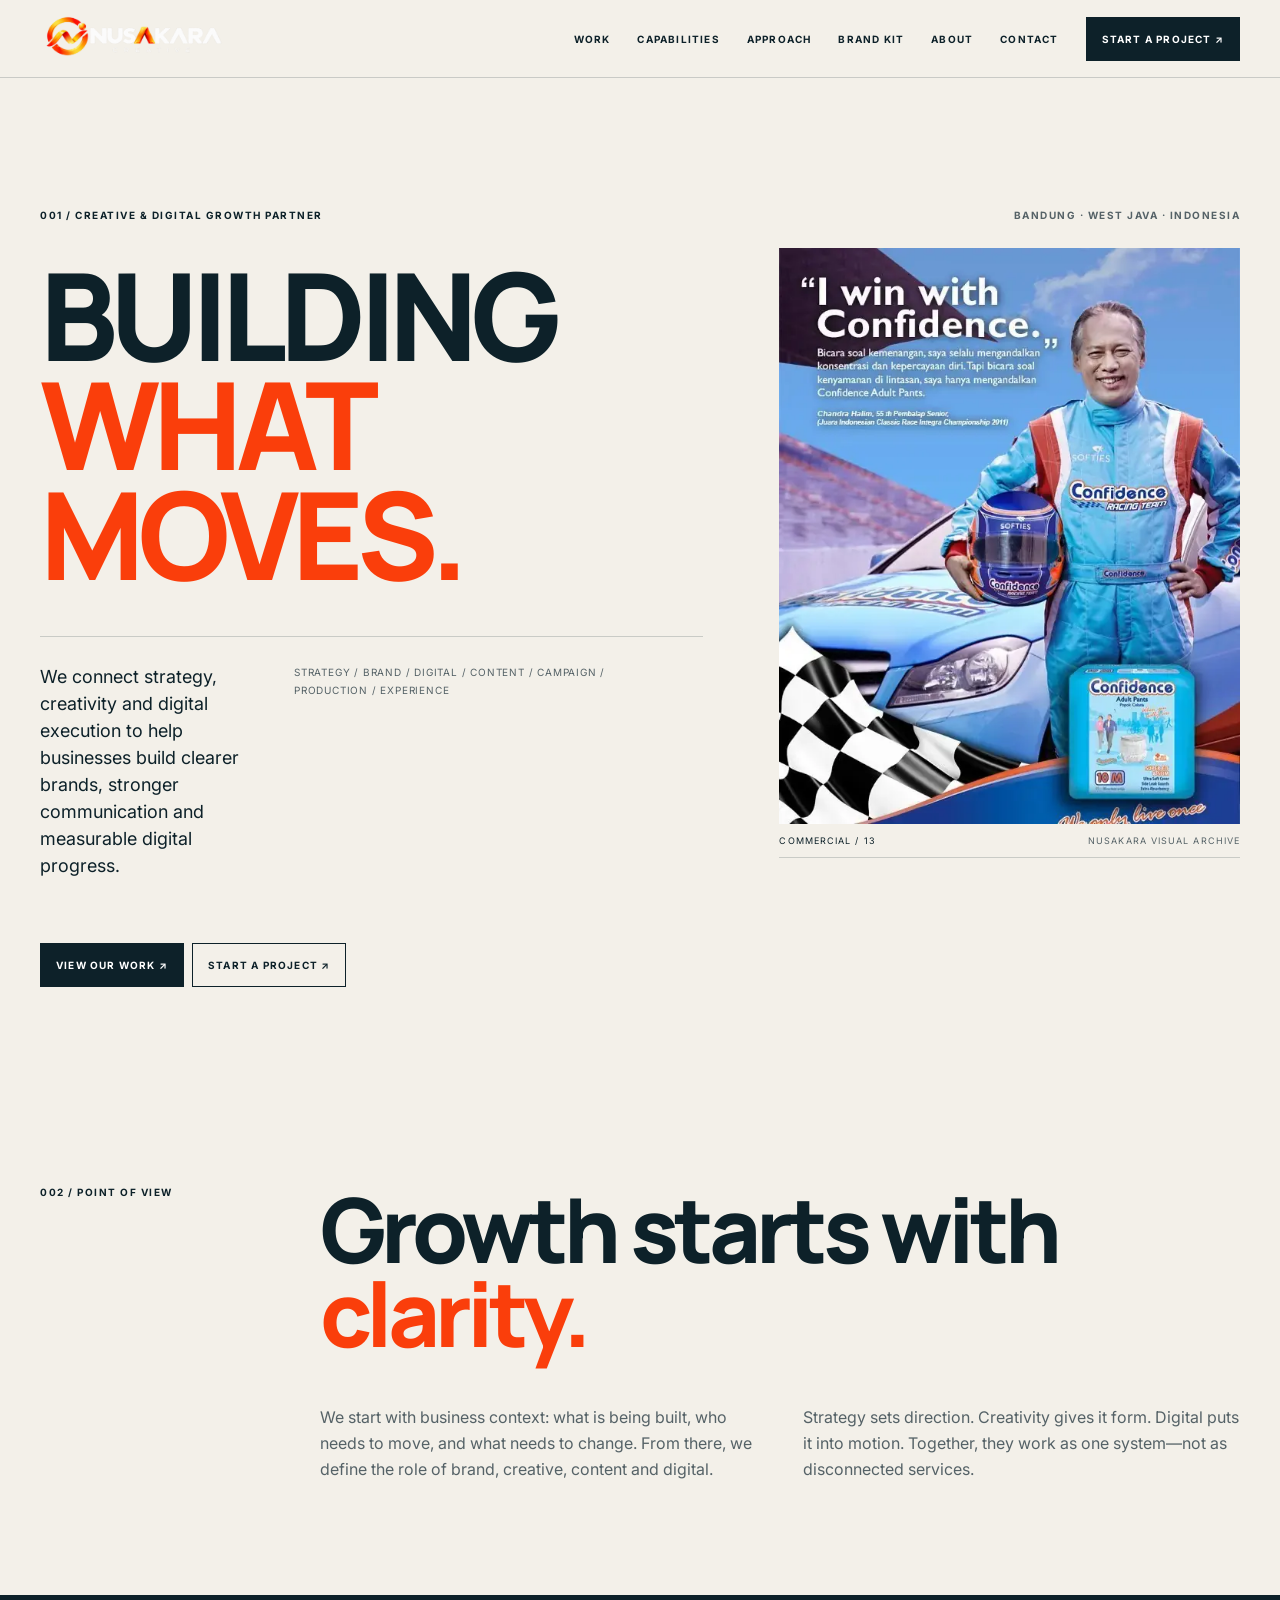
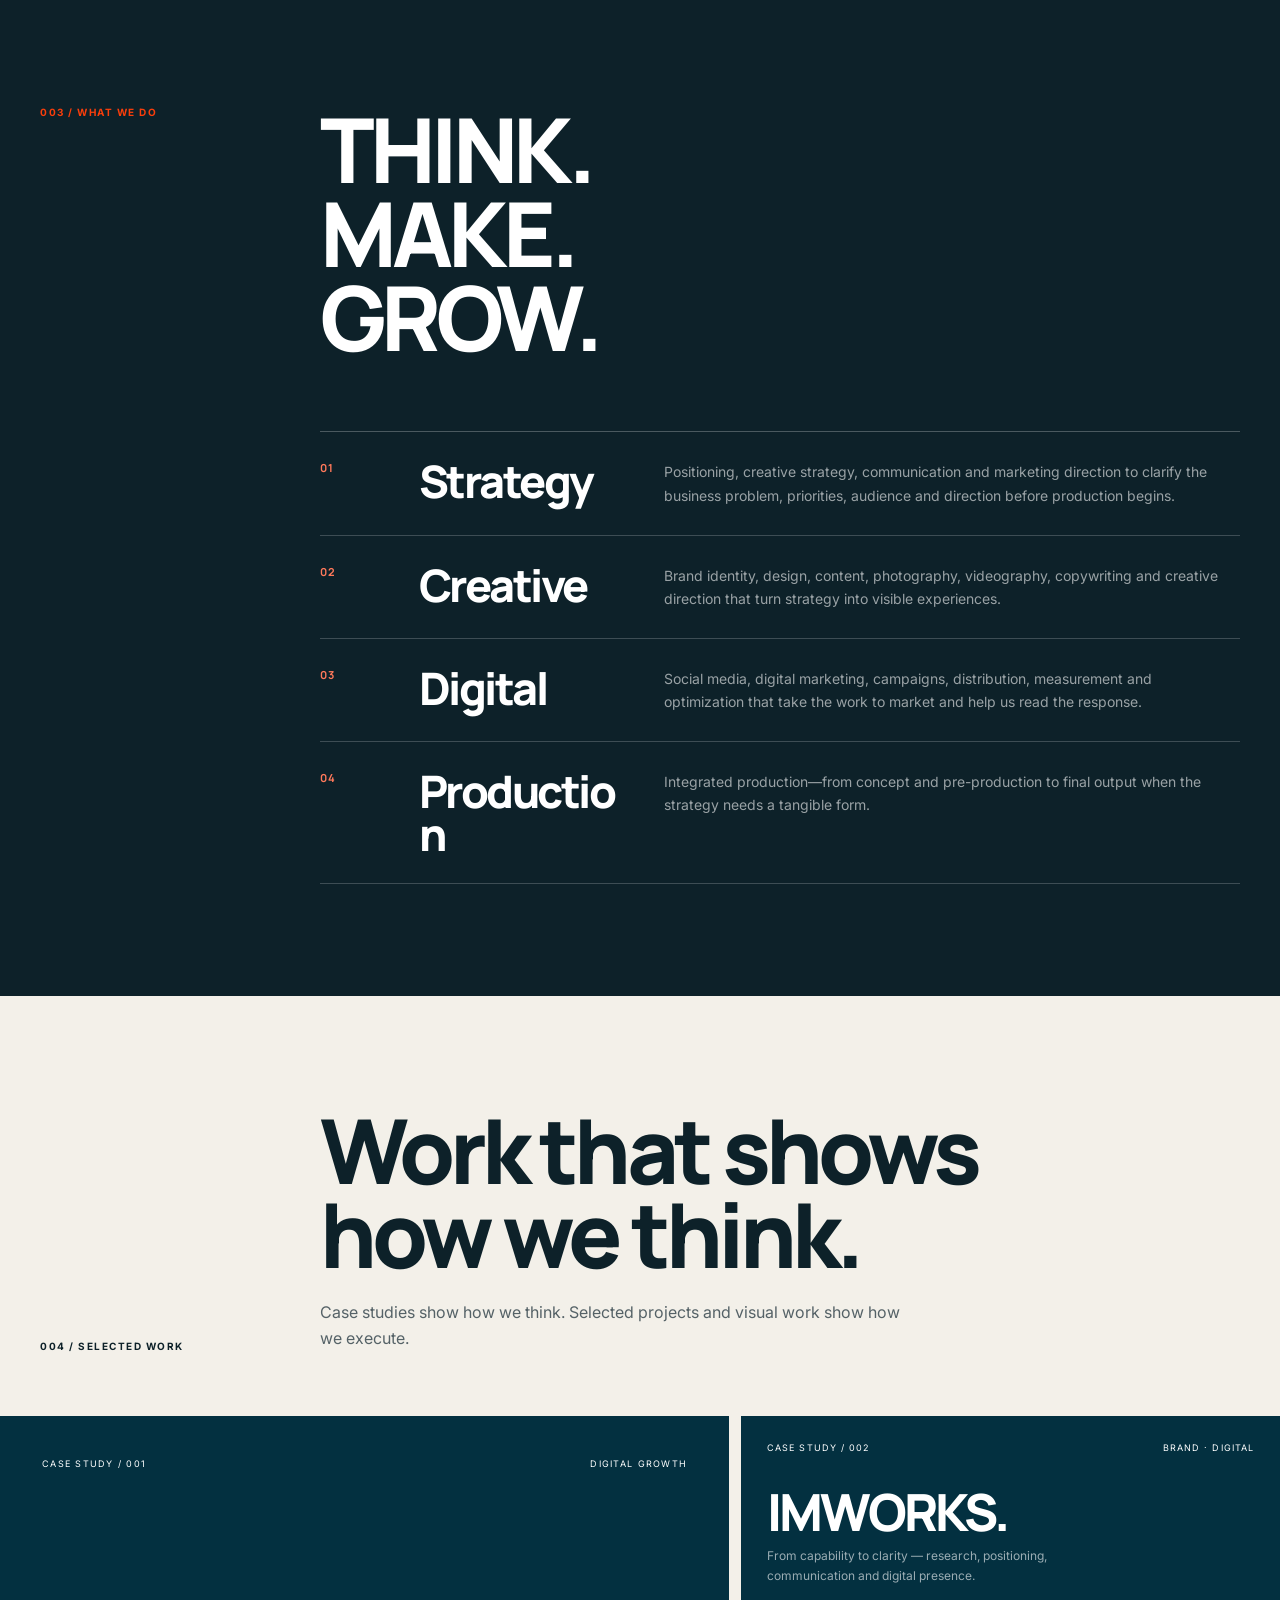
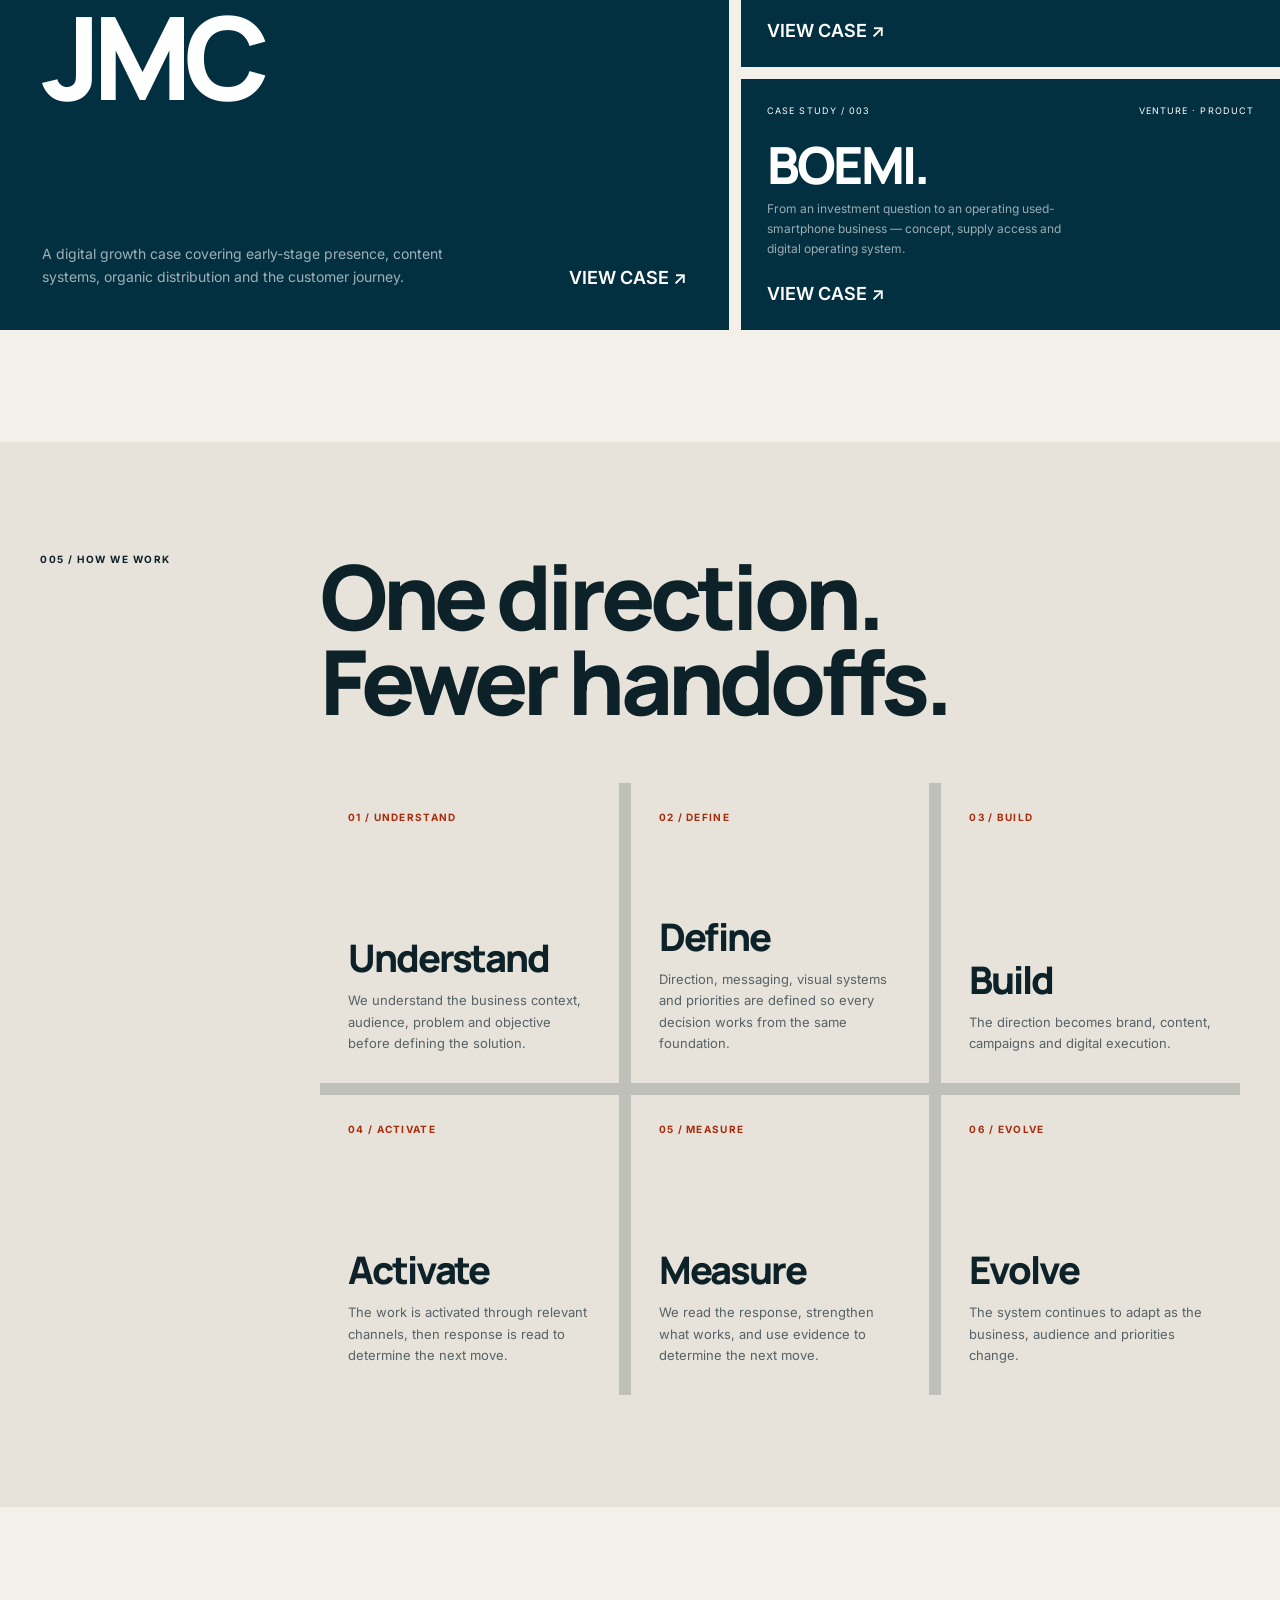
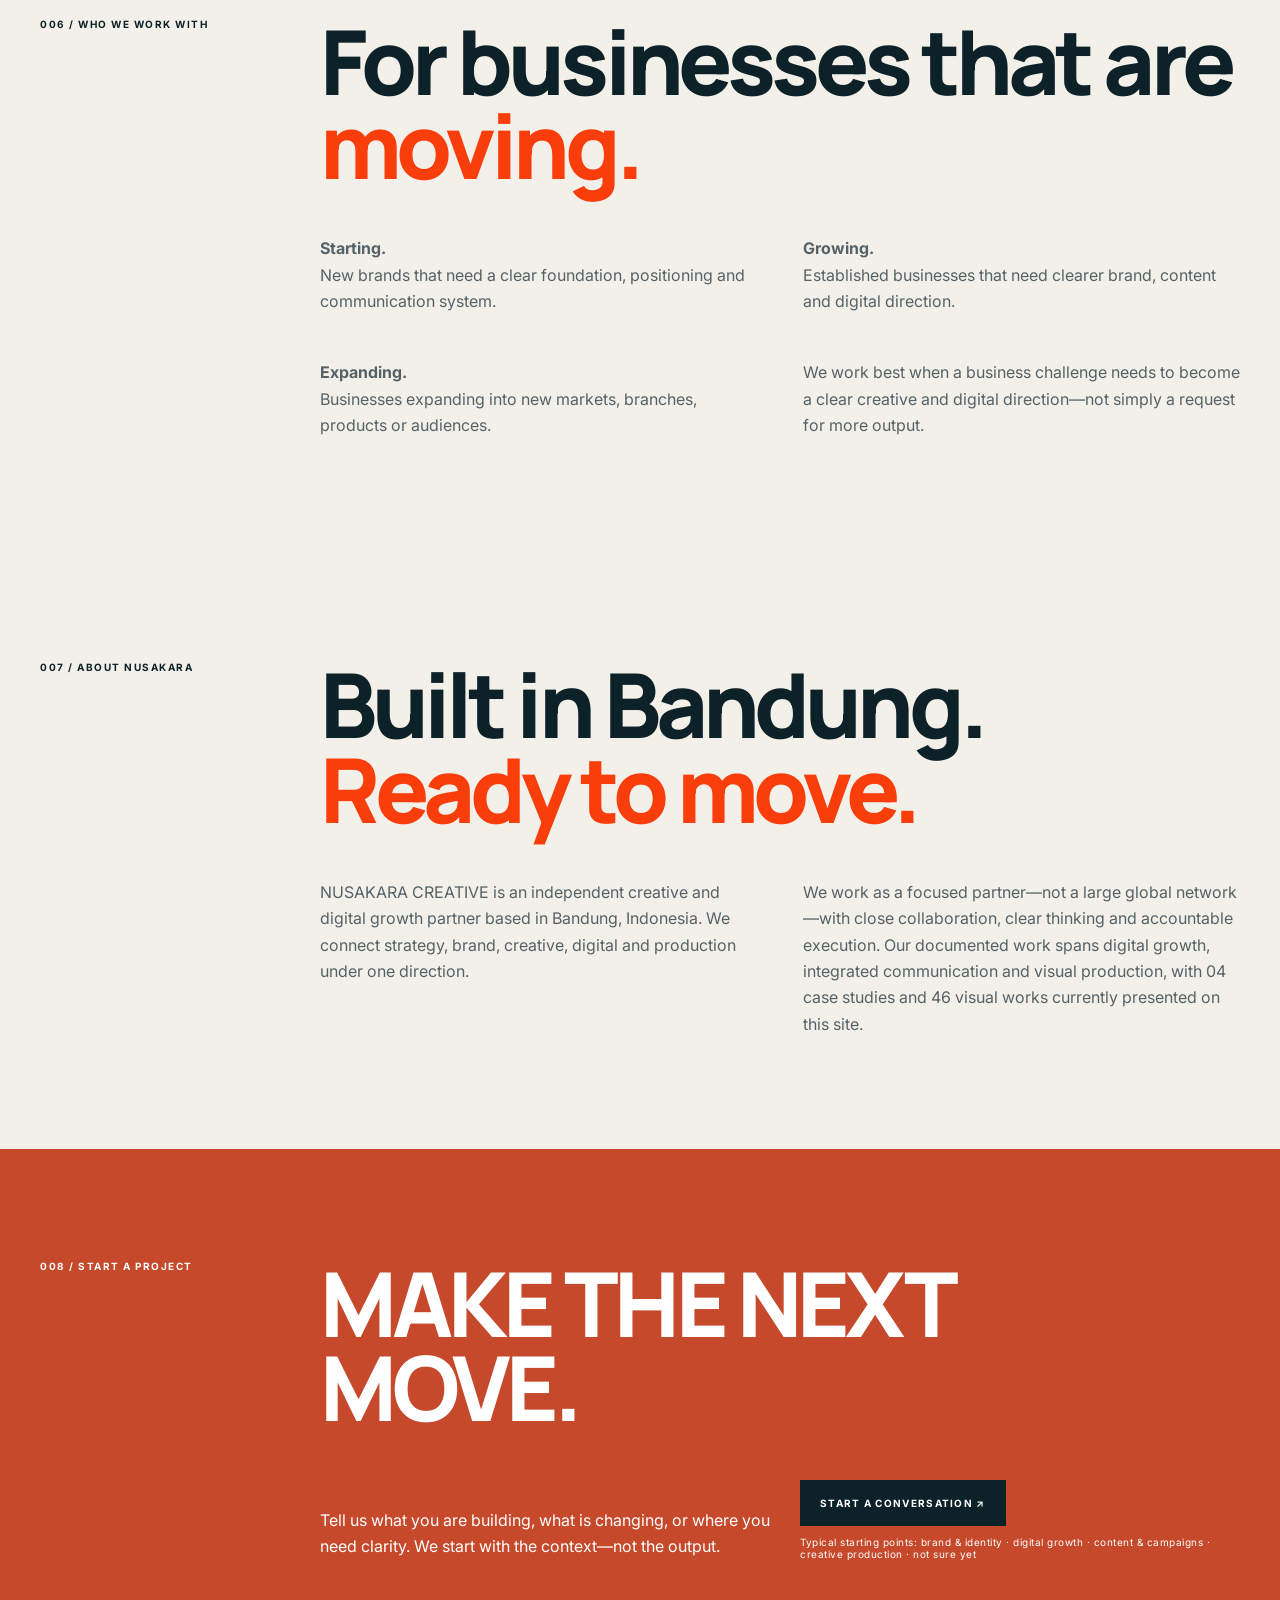
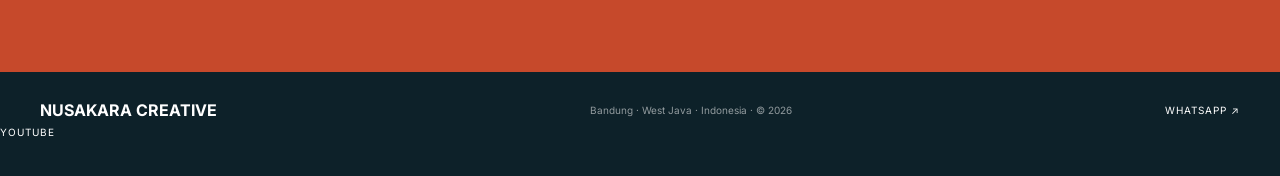
<file: index.html>
<!doctype html>
<html lang="en">
<head>
<meta charset="utf-8"><meta name="viewport" content="width=device-width,initial-scale=1">
<title>NUSAKARA CREATIVE — Creative & Digital Growth Partner in Indonesia</title>
<meta name="description" content="NUSAKARA CREATIVE is a creative and digital growth partner based in Bandung, Indonesia, connecting strategy, brand, creative, digital and production.">
<meta name="robots" content="index,follow,max-image-preview:large"><link rel="canonical" href="https://nusakaracreative.github.io/nusakaracreative/">
<meta property="og:type" content="website"><meta property="og:title" content="NUSAKARA CREATIVE — Creative & Digital Growth Partner in Indonesia"><meta property="og:description" content="Strategy, creative and digital execution for businesses building, growing or expanding."><meta property="og:url" content="https://nusakaracreative.github.io/nusakaracreative/"><meta property="og:site_name" content="NUSAKARA CREATIVE"><meta property="og:image" content="https://nusakaracreative.github.io/nusakaracreative/13.webp">
<meta name="twitter:card" content="summary_large_image"><meta name="twitter:title" content="NUSAKARA CREATIVE — Creative & Digital Growth Partner in Indonesia"><meta name="twitter:description" content="Strategy, creative and digital execution for businesses building, growing or expanding."><meta name="twitter:image" content="https://nusakaracreative.github.io/nusakaracreative/13.webp"><meta name="twitter:image:alt" content="Selected commercial work by NUSAKARA CREATIVE"><meta property="og:image:alt" content="Selected commercial work by NUSAKARA CREATIVE">
<meta name="theme-color" content="#f3f0e9"><meta name="format-detection" content="telephone=no"><link rel="preload" as="image" href="13.webp" imagesrcset="13-480.webp 480w,13-800.webp 800w,13-1200.webp 1200w" imagesizes="(max-width:800px) 100vw,44vw" fetchpriority="high">
<link rel="preconnect" href="https://fonts.googleapis.com"><link rel="preconnect" href="https://fonts.gstatic.com" crossorigin><link href="https://fonts.googleapis.com/css2?family=Manrope:wght@400;500;600;700;800;900&family=Inter:wght@400;500;600;700&display=swap" rel="stylesheet">
<link rel="icon" type="image/png" href="assets/NUSAKARA_YOUTUBE_PROFILE_OFFICIAL.png?v=20261009"><link rel="apple-touch-icon" href="assets/NUSAKARA_YOUTUBE_PROFILE_OFFICIAL.png?v=20261009">
<style>
:root{--paper:#f3f0e9;--ink:#0d2129;--deep:#033040;--orange:#fa3e0b;--red:#c6492b;--muted:#5d696d;--line:rgba(13,33,41,.18);--white:#fff;--max:1380px}*{box-sizing:border-box}html{scroll-behavior:smooth;scroll-padding-top:78px}body{margin:0;background:var(--paper);color:var(--ink);font-family:"Inter",Arial,sans-serif;-webkit-font-smoothing:antialiased}a{color:inherit;text-decoration:none}img{display:block;max-width:100%}a:focus-visible,button:focus-visible{outline:2px solid var(--orange);outline-offset:4px}.wrap{width:min(calc(100% - 64px),var(--max));margin:auto}.skip{position:fixed;z-index:100;top:12px;left:12px;transform:translateY(-150%);background:var(--ink);color:#fff;padding:10px 12px;font-size:12px}.skip:focus{transform:none}.eyebrow,.meta,.index{font-size:10px;line-height:1;letter-spacing:.15em;text-transform:uppercase;font-weight:700}.eyebrow{color:var(--ink)}.capabilities .eyebrow{color:var(--orange)}.index{color:var(--muted)}.rule{border-top:1px solid var(--line)}h1,h2,h3{font-family:"Manrope",Arial,sans-serif;margin:0;font-weight:800;letter-spacing:-.055em;line-height:.95;overflow-wrap:anywhere}p{margin:0;line-height:1.65;color:var(--muted)}header{position:sticky;z-index:50;top:0;left:0;right:0;height:78px;background:rgba(243,240,233,.9);backdrop-filter:blur(16px);border-bottom:1px solid var(--line)}.nav{height:78px;display:flex;align-items:center;justify-content:space-between;gap:24px}.brand{display:flex;align-items:center;gap:10px}.brand img{width:36px;height:36px;display:block;object-fit:contain;flex:0 0 36px}.brand-name{font:700 13px/1 "Manrope";letter-spacing:.02em}.brand-sub{font-size:9px;letter-spacing:.13em;color:var(--muted);margin-top:5px}.navlinks{display:flex;align-items:center;gap:27px}.navlinks a{font-size:10px;font-weight:700;letter-spacing:.12em;text-transform:uppercase}.navlinks a:hover{color:var(--orange)}.navcta{background:var(--ink);color:#fff;padding:13px 16px;min-height:44px;display:inline-flex;align-items:center;justify-content:center}.hero{padding:132px 0 88px}.hero-top{display:grid;grid-template-columns:minmax(0,1fr) auto;align-items:end;margin-bottom:28px}.hero-grid{display:grid;grid-template-columns:minmax(0,1.18fr) minmax(340px,.82fr);align-items:start;gap:clamp(42px,6vw,88px)}.hero-main{min-width:0;padding-top:12px}.hero-title{font-size:clamp(76px,9.6vw,148px);max-width:920px;min-width:0}.hero-title .accent{color:var(--orange)}.hero-copy{margin-top:48px;padding-top:26px;border-top:1px solid var(--line);display:grid;grid-template-columns:minmax(150px,.7fr) minmax(260px,1.3fr);gap:34px}.hero-copy p{font-size:18px;max-width:560px;color:var(--ink);line-height:1.5}.hero-copy small{font-size:10px;line-height:1.8;letter-spacing:.08em;text-transform:uppercase;color:var(--muted);max-width:330px}.hero-actions{display:flex;flex-wrap:wrap;gap:8px;margin-top:30px;grid-column:1 / -1}.hero-actions a{display:inline-flex;align-items:center;min-height:44px;padding:12px 15px;border:1px solid var(--ink);font-size:10px;font-weight:700;letter-spacing:.12em;text-transform:uppercase}.hero-actions a:first-child{background:var(--ink);color:#fff}.hero-media{position:relative;margin:0;width:100%;max-width:none}.hero-media img{width:100%;height:auto;aspect-ratio:4 / 5;object-fit:cover;object-position:center}.hero-caption{display:flex;justify-content:space-between;gap:20px;border-bottom:1px solid var(--line);padding:11px 0;font-size:9px;letter-spacing:.12em;text-transform:uppercase}.hero-caption span:last-child{color:var(--muted)}.hero-index{display:none}.statement{padding:118px 0}.statement-grid{display:grid;grid-template-columns:minmax(0,22%) minmax(0,78%);gap:40px}.statement h2{font-size:clamp(54px,7vw,104px);max-width:1050px;line-height:.95}.statement h2 em{font-style:normal;color:var(--orange)}.statement-copy{display:grid;grid-template-columns:1fr 1fr;gap:45px;margin-top:48px;max-width:1000px}.statement-copy p{font-size:16px}.capabilities{background:var(--ink);color:#fff;padding:105px 0}.cap-head{display:grid;grid-template-columns:minmax(0,22%) minmax(0,78%);gap:40px}.cap-head h2{font-size:clamp(54px,7vw,102px);max-width:900px;line-height:.95}.cap-list{margin-top:72px;border-top:1px solid rgba(255,255,255,.25)}.cap{display:grid;grid-template-columns:8% 24% 1fr;gap:25px;padding:28px 0;border-bottom:1px solid rgba(255,255,255,.2);align-items:start}.cap .num{font:700 11px "Manrope";color:#ff795b;letter-spacing:.1em}.cap h3{font-size:clamp(30px,3.5vw,52px);line-height:.95}.cap p{color:rgba(255,255,255,.58);font-size:14px;max-width:560px}.work{padding:110px 0}.work-head{display:grid;grid-template-columns:minmax(0,22%) minmax(0,78%);gap:40px;align-items:end}.work-head h2{font-size:clamp(56px,7vw,105px);line-height:.95}.work-head p{margin-top:22px;max-width:580px}.feature{display:grid;grid-template-columns:minmax(0,1.15fr) minmax(300px,.85fr);gap:12px;margin-top:65px}.case-link{background:var(--deep);color:#fff;min-height:510px;padding:42px;display:flex;flex-direction:column;justify-content:space-between}.case-top{display:flex;justify-content:space-between;gap:20px;font-size:9px;letter-spacing:.14em}.case-title{font-size:clamp(68px,9vw,140px);letter-spacing:-.07em;line-height:.92;overflow-wrap:anywhere}.case-bottom{display:flex;justify-content:space-between;align-items:end;gap:25px}.case-bottom p{color:rgba(255,255,255,.62);max-width:430px;font-size:14px}.arrow{font:600 18px "Inter"}.work-side{display:grid;grid-template-rows:1fr 1fr;gap:12px}.tile{position:relative;overflow:hidden;min-height:260px}.tile img{width:100%;height:100%;object-fit:cover;transition:transform .5s ease}.tile:hover img{transform:scale(1.025)}.tile-case{background:var(--deep);color:#fff;min-height:251px;padding:26px;display:flex;flex-direction:column;justify-content:space-between}.tile-case .tile-case-top{display:flex;justify-content:space-between;font-size:9px;letter-spacing:.12em}.tile-case h3{font-size:clamp(42px,4vw,68px);line-height:.9}.tile-case p{color:rgba(255,255,255,.6);font-size:12px;max-width:300px;margin-top:12px}.tile-label{position:absolute;left:16px;right:16px;bottom:15px;color:#fff;font-size:9px;letter-spacing:.13em;text-transform:uppercase;display:flex;justify-content:space-between;text-shadow:0 1px 10px rgba(0,0,0,.4)}.process{background:#e7e3da;padding:105px 0}.process-grid{display:grid;grid-template-columns:minmax(0,22%) minmax(0,78%);gap:40px}.process h2{font-size:clamp(55px,7vw,100px);line-height:.95}.steps{display:grid;grid-template-columns:repeat(3,1fr);gap:1px;background:var(--line);margin-top:60px}.step{background:#e7e3da;min-height:300px;padding:28px;display:flex;flex-direction:column}.step .num{font-size:10px;color:var(--orange);letter-spacing:.13em;font-weight:700}.step h3{font-size:38px;margin-top:auto;line-height:.95}.step p{font-size:13px;margin-top:15px}.cta{background:var(--red);color:#fff;padding:105px 0}.cta-grid{display:grid;grid-template-columns:minmax(0,22%) minmax(0,78%);gap:40px}.cta h2{font-size:clamp(60px,9vw,135px);max-width:1050px;line-height:.95}.cta-row{display:flex;justify-content:space-between;align-items:end;gap:30px;margin-top:50px}.cta-row p{color:rgba(255,255,255,.8);max-width:450px}.cta-btn{display:inline-flex;background:var(--ink);color:#fff;padding:17px 20px;font-size:10px;font-weight:700;letter-spacing:.13em;text-transform:uppercase}.footer{background:var(--ink);color:#fff;padding:28px 0}.footer-row{display:flex;justify-content:space-between;gap:30px;align-items:center}.footer small{color:rgba(255,255,255,.5);font-size:10px}.footer a{font-size:10px;letter-spacing:.1em;text-transform:uppercase}.mobile-toggle{display:none;border:0;background:none;cursor:pointer;min-width:44px;min-height:44px;place-items:center}
@media(max-width:900px){.wrap{width:min(calc(100% - 40px),var(--max))}.navlinks{display:none}.navlinks.mobile-open{display:flex;position:absolute;top:78px;left:0;right:0;padding:20px;flex-direction:column;align-items:stretch;gap:0;background:var(--paper);border-bottom:1px solid var(--line)}.navlinks.mobile-open a{padding:14px 0;border-bottom:1px solid var(--line)}.navlinks.mobile-open .navcta{padding:14px;margin-top:8px;text-align:center;border:0}.mobile-toggle{display:block;border:0;background:none;font:700 11px "Inter";letter-spacing:.1em}.hero-grid,.statement-grid,.cap-head,.work-head,.process-grid,.cta-grid{grid-template-columns:1fr}.hero-title{font-size:clamp(68px,13vw,120px)}.hero-copy{grid-template-columns:1fr}.hero-media{max-width:620px;margin-left:auto}.hero-index{display:none}.feature{grid-template-columns:1fr}.work-side{grid-template-columns:1fr 1fr;grid-template-rows:300px}.case-link{min-height:430px}.steps{grid-template-columns:1fr}.cap{grid-template-columns:9% 31% 1fr}}
@media(max-width:560px){.navlinks.mobile-open{top:68px}.wrap{width:calc(100% - 28px)}header,.nav{height:68px}.brand img{width:31px;height:31px}.brand-name{font-size:11px}.brand-sub{font-size:8px}.hero{padding-top:108px;padding-bottom:58px}.hero-title{font-size:clamp(57px,17vw,82px);line-height:.87}.hero-top{margin-bottom:18px}.hero-grid{gap:34px;margin-top:38px}.hero-copy{padding-top:20px;gap:18px}.hero-copy p{font-size:15px}.hero-copy small{font-size:9px}.hero-media{max-width:none}.hero-media img{aspect-ratio:4 / 5}.hero-caption{font-size:8px}.statement,.work,.process{padding:78px 0}.statement-copy{grid-template-columns:1fr;gap:20px;margin-top:30px}.capabilities,.cta{padding:78px 0}.cap-list{margin-top:48px}.cap{grid-template-columns:11% 1fr;gap:14px;padding:23px 0}.cap p{grid-column:2;font-size:13px}.cap h3{font-size:34px}.work-head{gap:22px}.feature{margin-top:42px}.case-link{min-height:360px;padding:26px}.case-title{font-size:72px}.work-side{grid-template-columns:1fr;grid-template-rows:260px 260px}.process-grid{gap:22px}.steps{margin-top:42px}.step{min-height:240px}.step h3{font-size:36px}.cta h2{font-size:clamp(52px,15vw,78px)}.cta-row{display:block;margin-top:32px}.cta-btn{margin-top:24px}.footer-row{align-items:flex-start;flex-direction:column}.hero-actions{margin-top:22px}.hero-actions a{width:100%;justify-content:center}.footer{padding-bottom:30px}}
@media(prefers-reduced-motion:reduce){html{scroll-behavior:auto}.tile img{transition:none}}
/* Accessibility hardening: WCAG AA contrast on light/CTA surfaces */
.step .num{color:#a92b09}.step p{color:#556267}.cta-row p{color:#fff}.cta-row small{color:#fff!important}
</style>
<script type="application/ld+json">{"@context":"https://schema.org","@graph":[{"@type":"Organization","@id":"https://nusakaracreative.github.io/nusakaracreative/#organization","name":"NUSAKARA CREATIVE","url":"https://nusakaracreative.github.io/nusakaracreative/","logo":"https://nusakaracreative.github.io/nusakaracreative/assets/NUSAKARA_MASTER_LOGO_READY_TO_USE.png","description":"Creative and digital growth partner based in Bandung, Indonesia, connecting strategy, brand, creative, digital and production.","areaServed":"Indonesia"},{"@type":"ProfessionalService","@id":"https://nusakaracreative.github.io/nusakaracreative/#service","name":"NUSAKARA CREATIVE","url":"https://nusakaracreative.github.io/nusakaracreative/","provider":{"@id":"https://nusakaracreative.github.io/nusakaracreative/#organization"},"serviceType":["Creative Strategy","Branding","Content Creation","Digital Marketing","Social Media Management","Creative Production"],"areaServed":"Indonesia"},{"@type":"WebSite","@id":"https://nusakaracreative.github.io/nusakaracreative/#website","url":"https://nusakaracreative.github.io/nusakaracreative/","name":"NUSAKARA CREATIVE","publisher":{"@id":"https://nusakaracreative.github.io/nusakaracreative/#organization"}}]}</script>
<link rel="stylesheet" href="assets/css/design-system.css?v=20261008">
</head>
<body class="home-page">
<a class="skip" href="#main">Skip to content</a>
<header><div class="wrap nav"><a class="brand" href="./" aria-label="NUSAKARA CREATIVE"><img src="assets/NUSAKARA_MASTER_LOGO_READY_TO_USE.png" alt="NUSAKARA CREATIVE official logo"></a><nav id="main-nav" class="navlinks" aria-label="Main navigation"><a href="portfolio/">Work</a><a href="#capabilities">Capabilities</a><a href="#process">Approach</a><a href="brand-kit/">Brand Kit</a><a href="#about">About</a><a href="#contact">Contact</a><a class="navcta" href="https://wa.me/6282312493330?text=Hello%20NUSAKARA%20CREATIVE.%20I%27d%20like%20to%20discuss%20a%20project.%20Business%3A%20%5Bname%5D%20%7C%20Objective%3A%20%5Bwhat%20needs%20to%20change%5D%20%7C%20Scope%3A%20%5Bproject%5D%20%7C%20Timeline%3A%20%5Bwhen%5D" target="_blank" rel="noopener" aria-label="Contact NUSAKARA CREATIVE via WhatsApp">Start a project ↗</a></nav><button class="mobile-toggle" type="button" aria-label="Open navigation menu" aria-expanded="false" aria-controls="main-nav">MENU</button></div></header>
<main id="main">
<section class="hero"><div class="wrap"><div class="hero-top"><div class="eyebrow">001 / CREATIVE & DIGITAL GROWTH PARTNER</div><div class="index">BANDUNG · WEST JAVA · INDONESIA</div></div><div class="hero-grid"><div class="hero-main"><h1 class="hero-title">BUILDING<br><span class="accent">WHAT MOVES.</span></h1><div class="hero-copy"><p>We connect strategy, creativity and digital execution to help businesses build clearer brands, stronger communication and measurable digital progress.</p><small>STRATEGY / BRAND / DIGITAL / CONTENT / CAMPAIGN / PRODUCTION / EXPERIENCE</small><div class="hero-actions"><a href="portfolio/">VIEW OUR WORK ↗</a><a href="https://wa.me/6282312493330?text=Hello%20NUSAKARA%20CREATIVE.%20I%27d%20like%20to%20discuss%20a%20project.%20Business%3A%20%5Bname%5D%20%7C%20Objective%3A%20%5Bwhat%20needs%20to%20change%5D%20%7C%20Scope%3A%20%5Bproject%5D%20%7C%20Timeline%3A%20%5Bwhen%5D" target="_blank" rel="noopener" aria-label="Contact NUSAKARA CREATIVE via WhatsApp">START A PROJECT ↗</a></div></div></div><figure class="hero-media"><span class="hero-index">SELECTED VISUAL / 01</span><img src="13.webp" srcset="13-480.webp 480w,13-800.webp 800w,13-1200.webp 1200w" sizes="(max-width:800px) 100vw,42vw" width="600" height="750" alt="Karya commercial NUSAKARA CREATIVE" fetchpriority="high"><figcaption class="hero-caption"><span>COMMERCIAL / 13</span><span>NUSAKARA VISUAL ARCHIVE</span></figcaption></figure></div></div></section>
<section class="statement"><div class="wrap statement-grid"><div class="eyebrow">002 / POINT OF VIEW</div><div><h2>Growth starts with <em>clarity.</em></h2><div class="statement-copy"><p>We start with business context: what is being built, who needs to move, and what needs to change. From there, we define the role of brand, creative, content and digital.</p><p>Strategy sets direction. Creativity gives it form. Digital puts it into motion. Together, they work as one system—not as disconnected services.</p></div></div></div></section>
<section class="capabilities" id="capabilities"><div class="wrap cap-head"><div class="eyebrow">003 / WHAT WE DO</div><div><h2>THINK.<br>MAKE.<br>GROW.</h2><div class="cap-list"><div class="cap"><div class="num">01</div><h3>Strategy</h3><p>Positioning, creative strategy, communication and marketing direction to clarify the business problem, priorities, audience and direction before production begins.</p></div><div class="cap"><div class="num">02</div><h3>Creative</h3><p>Brand identity, design, content, photography, videography, copywriting and creative direction that turn strategy into visible experiences.</p></div><div class="cap"><div class="num">03</div><h3>Digital</h3><p>Social media, digital marketing, campaigns, distribution, measurement and optimization that take the work to market and help us read the response.</p></div><div class="cap"><div class="num">04</div><h3>Production</h3><p>Integrated production—from concept and pre-production to final output when the strategy needs a tangible form.</p></div></div></div></div></section>
<section class="work" id="work"><div class="wrap work-head"><div class="eyebrow">004 / SELECTED WORK</div><div><h2>Work that shows<br>how we think.</h2><p>Case studies show how we think. Selected projects and visual work show how we execute.</p></div></div><div class="feature"><a class="case-link" href="work/jaya-mediacell/"><div class="case-top"><span>CASE STUDY / 001</span><span>DIGITAL GROWTH</span></div><h3 class="case-title">JMC</h3><div class="case-bottom"><p>A digital growth case covering early-stage presence, content systems, organic distribution and the customer journey.</p><span class="arrow">VIEW CASE ↗</span></div></a><div class="work-side"><a class="tile-case" href="work/imworks/"><div class="tile-case-top"><span>CASE STUDY / 002</span><span>BRAND · DIGITAL</span></div><div><h3>IMWORKS.</h3><p>From capability to clarity — research, positioning, communication and digital presence.</p></div><span class="arrow">VIEW CASE ↗</span></a><a class="tile-case" href="work/boemi/"><div class="tile-case-top"><span>CASE STUDY / 003</span><span>VENTURE · PRODUCT</span></div><div><h3>BOEMI.</h3><p>From an investment question to an operating used-smartphone business — concept, supply access and digital operating system.</p></div><span class="arrow">VIEW CASE ↗</span></a></div></div></section>
<section class="process" id="process"><div class="wrap process-grid"><div class="eyebrow">005 / HOW WE WORK</div><div><h2>One direction.<br>Fewer handoffs.</h2><div class="steps"><article class="step"><span class="num">01 / UNDERSTAND</span><h3>Understand</h3><p>We understand the business context, audience, problem and objective before defining the solution.</p></article><article class="step"><span class="num">02 / DEFINE</span><h3>Define</h3><p>Direction, messaging, visual systems and priorities are defined so every decision works from the same foundation.</p></article><article class="step"><span class="num">03 / BUILD</span><h3>Build</h3><p>The direction becomes brand, content, campaigns and digital execution.</p></article><article class="step"><span class="num">04 / ACTIVATE</span><h3>Activate</h3><p>The work is activated through relevant channels, then response is read to determine the next move.</p></article><article class="step"><span class="num">05 / MEASURE</span><h3>Measure</h3><p>We read the response, strengthen what works, and use evidence to determine the next move.</p></article><article class="step"><span class="num">06 / EVOLVE</span><h3>Evolve</h3><p>The system continues to adapt as the business, audience and priorities change.</p></article></div></div></div></section>
<section class="statement" id="fit"><div class="wrap statement-grid"><div class="eyebrow">006 / WHO WE WORK WITH</div><div><h2>For businesses that are <em>moving.</em></h2><div class="statement-copy"><p><strong>Starting.</strong><br>New brands that need a clear foundation, positioning and communication system.</p><p><strong>Growing.</strong><br>Established businesses that need clearer brand, content and digital direction.</p><p><strong>Expanding.</strong><br>Businesses expanding into new markets, branches, products or audiences.</p><p>We work best when a business challenge needs to become a clear creative and digital direction—not simply a request for more output.</p></div></div></div></section>
<section class="statement" id="about"><div class="wrap statement-grid"><div class="eyebrow">007 / ABOUT NUSAKARA</div><div><h2>Built in Bandung.<br><em>Ready to move.</em></h2><div class="statement-copy"><p>NUSAKARA CREATIVE is an independent creative and digital growth partner based in Bandung, Indonesia. We connect strategy, brand, creative, digital and production under one direction.</p><p>We work as a focused partner—not a large global network—with close collaboration, clear thinking and accountable execution. Our documented work spans digital growth, integrated communication and visual production, with 04 case studies and 46 visual works currently presented on this site.</p></div></div></div></section><section class="cta" id="contact"><div class="wrap cta-grid"><div class="eyebrow" style="color:#fff">008 / START A PROJECT</div><div><h2>MAKE THE NEXT<br>MOVE.</h2><div class="cta-row"><p>Tell us what you are building, what is changing, or where you need clarity. We start with the context—not the output.</p><div><a class="cta-btn" href="https://wa.me/6282312493330?text=Hello%20NUSAKARA%20CREATIVE.%20I%27d%20like%20to%20discuss%20a%20project.%20Business%3A%20%5Bname%5D%20%7C%20Objective%3A%20%5Bwhat%20needs%20to%20change%5D%20%7C%20Scope%3A%20%5Bproject%5D%20%7C%20Timeline%3A%20%5Bwhen%5D" target="_blank" rel="noopener" aria-label="Contact NUSAKARA CREATIVE via WhatsApp">Start a conversation ↗</a><small style="display:block;margin-top:10px;color:rgba(255,255,255,.65);font-size:10px;letter-spacing:.05em">Typical starting points: brand &amp; identity · digital growth · content &amp; campaigns · creative production · not sure yet</small></div></div></div></div></section>
</main><footer class="footer"><div class="wrap footer-row"><strong>NUSAKARA CREATIVE</strong><small>Bandung · West Java · Indonesia · © 2026</small><a href="https://wa.me/6282312493330" target="_blank" rel="noopener" aria-label="Contact NUSAKARA CREATIVE via WhatsApp">WhatsApp ↗</a></div><a href="https://www.youtube.com/@Nusakaracreative" target="_blank" rel="noopener noreferrer" aria-label="NUSAKARA CREATIVE on YouTube">YouTube</a></footer>
<script>const menuBtn=document.querySelector('.mobile-toggle');const mainNav=document.querySelector('#main-nav');if(menuBtn&&mainNav){const closeMenu=()=>{mainNav.classList.remove('mobile-open');menuBtn.setAttribute('aria-expanded','false');menuBtn.setAttribute('aria-label','Open navigation menu');};menuBtn.addEventListener('click',()=>{const open=mainNav.classList.toggle('mobile-open');menuBtn.setAttribute('aria-expanded',String(open));menuBtn.setAttribute('aria-label',open?'Close navigation menu':'Open navigation menu');if(open&&window.matchMedia('(max-width:900px)').matches){const first=mainNav.querySelector('a');if(first)first.focus();}});mainNav.querySelectorAll('a').forEach(a=>a.addEventListener('click',closeMenu));document.addEventListener('keydown',e=>{if(e.key==='Escape'&&mainNav.classList.contains('mobile-open')){closeMenu();menuBtn.focus();}});}</script></body></html>
</file>
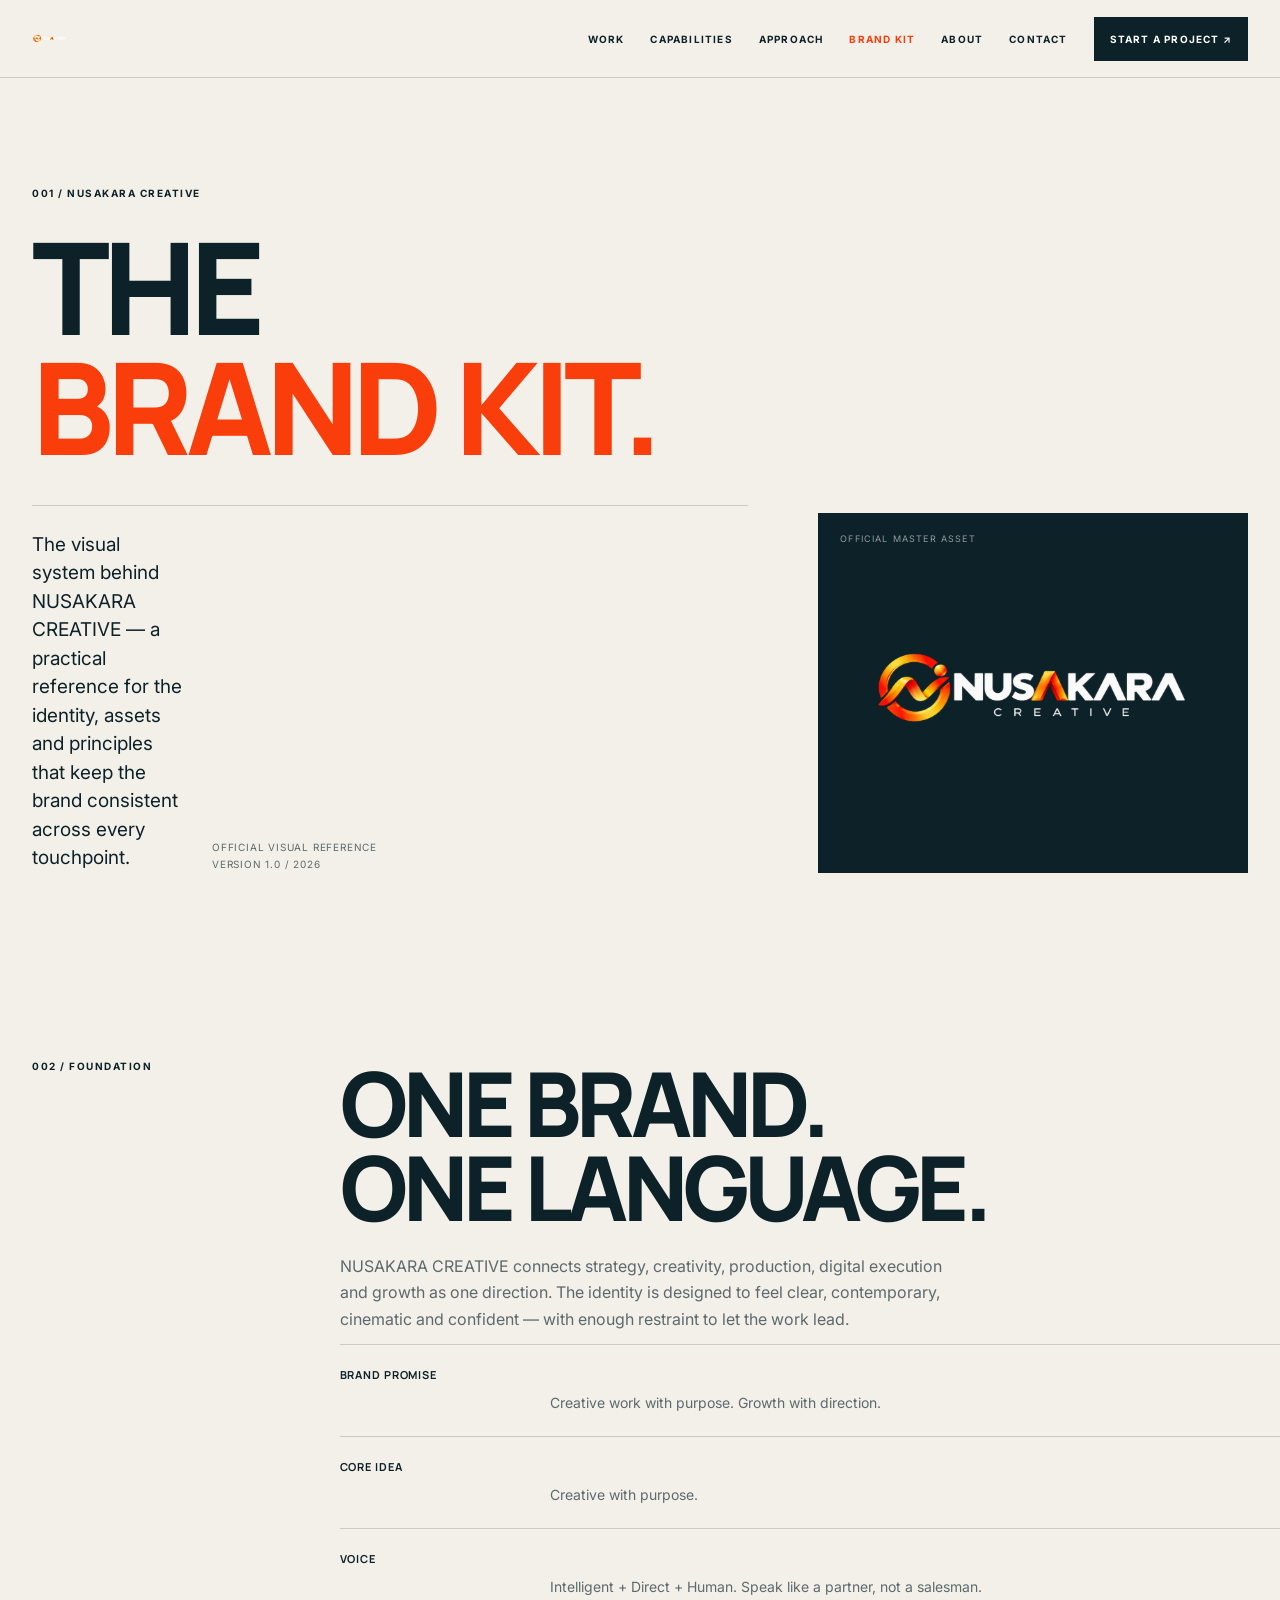
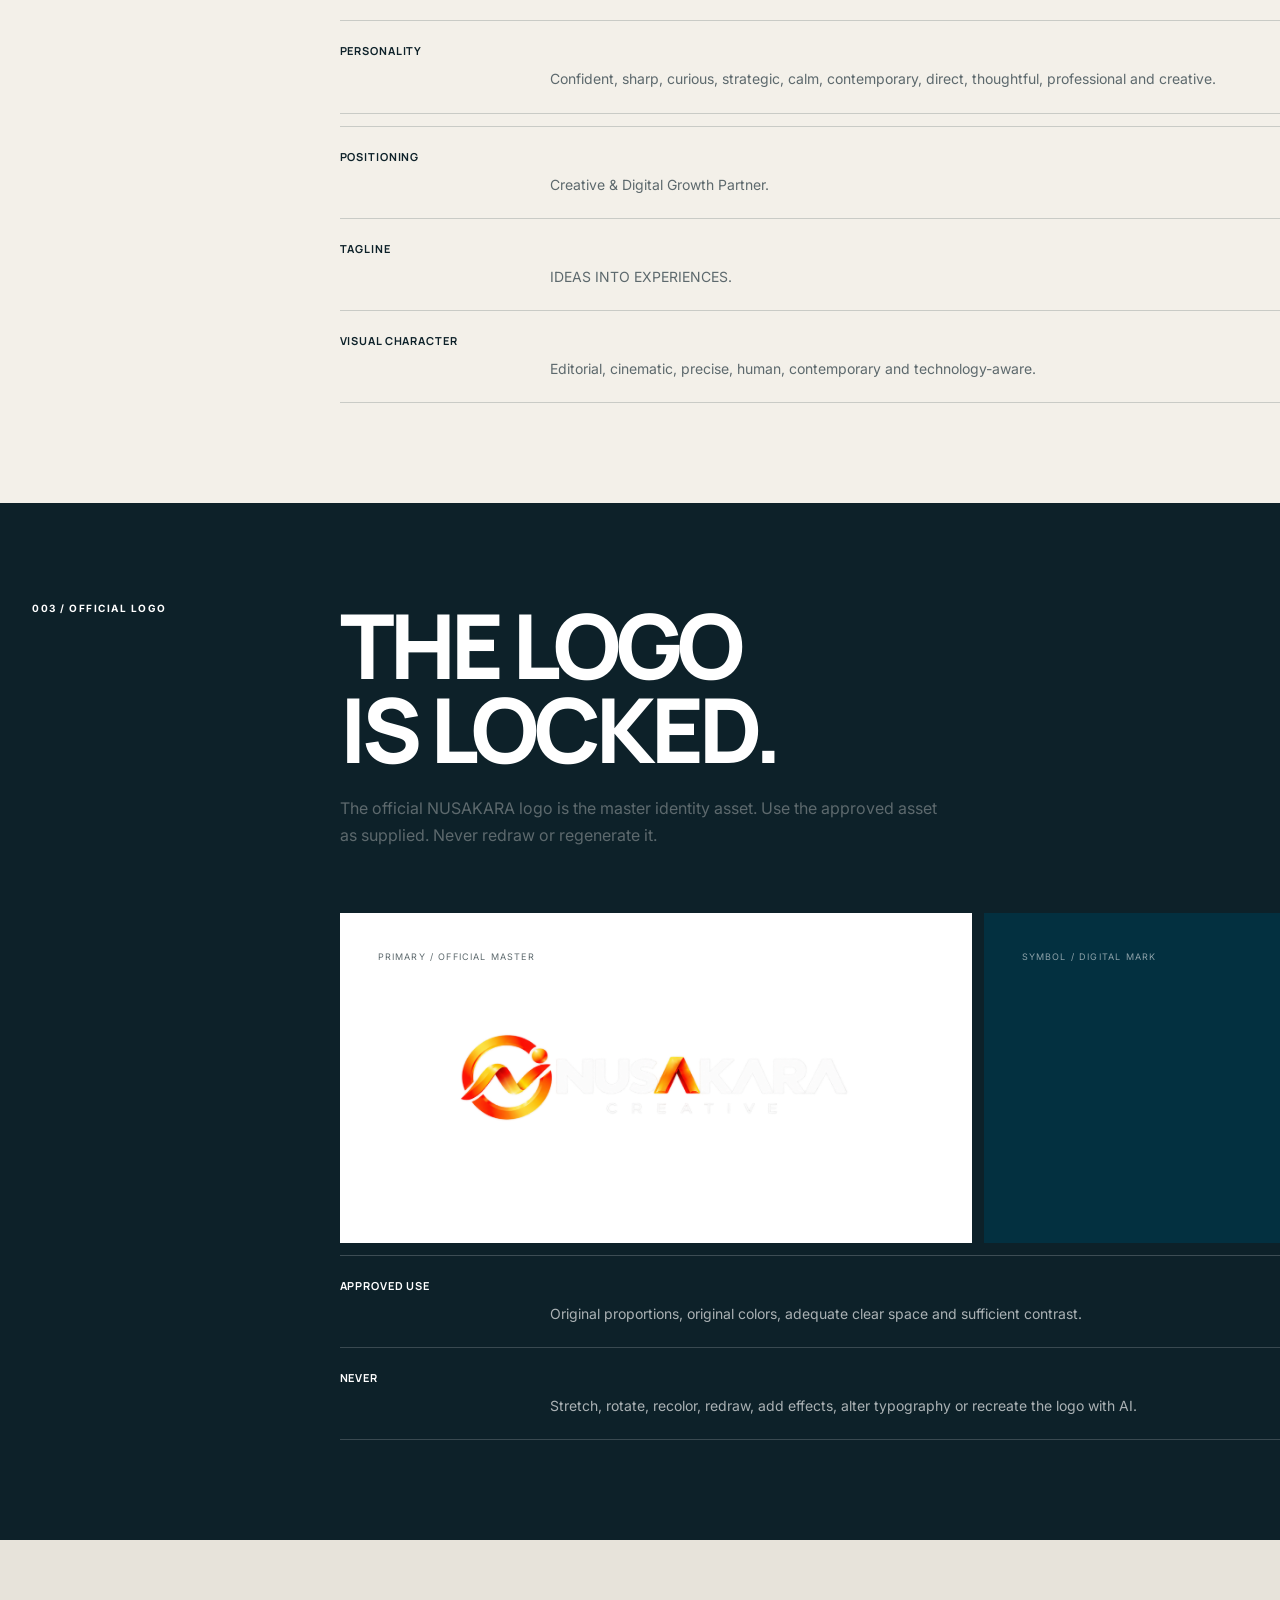
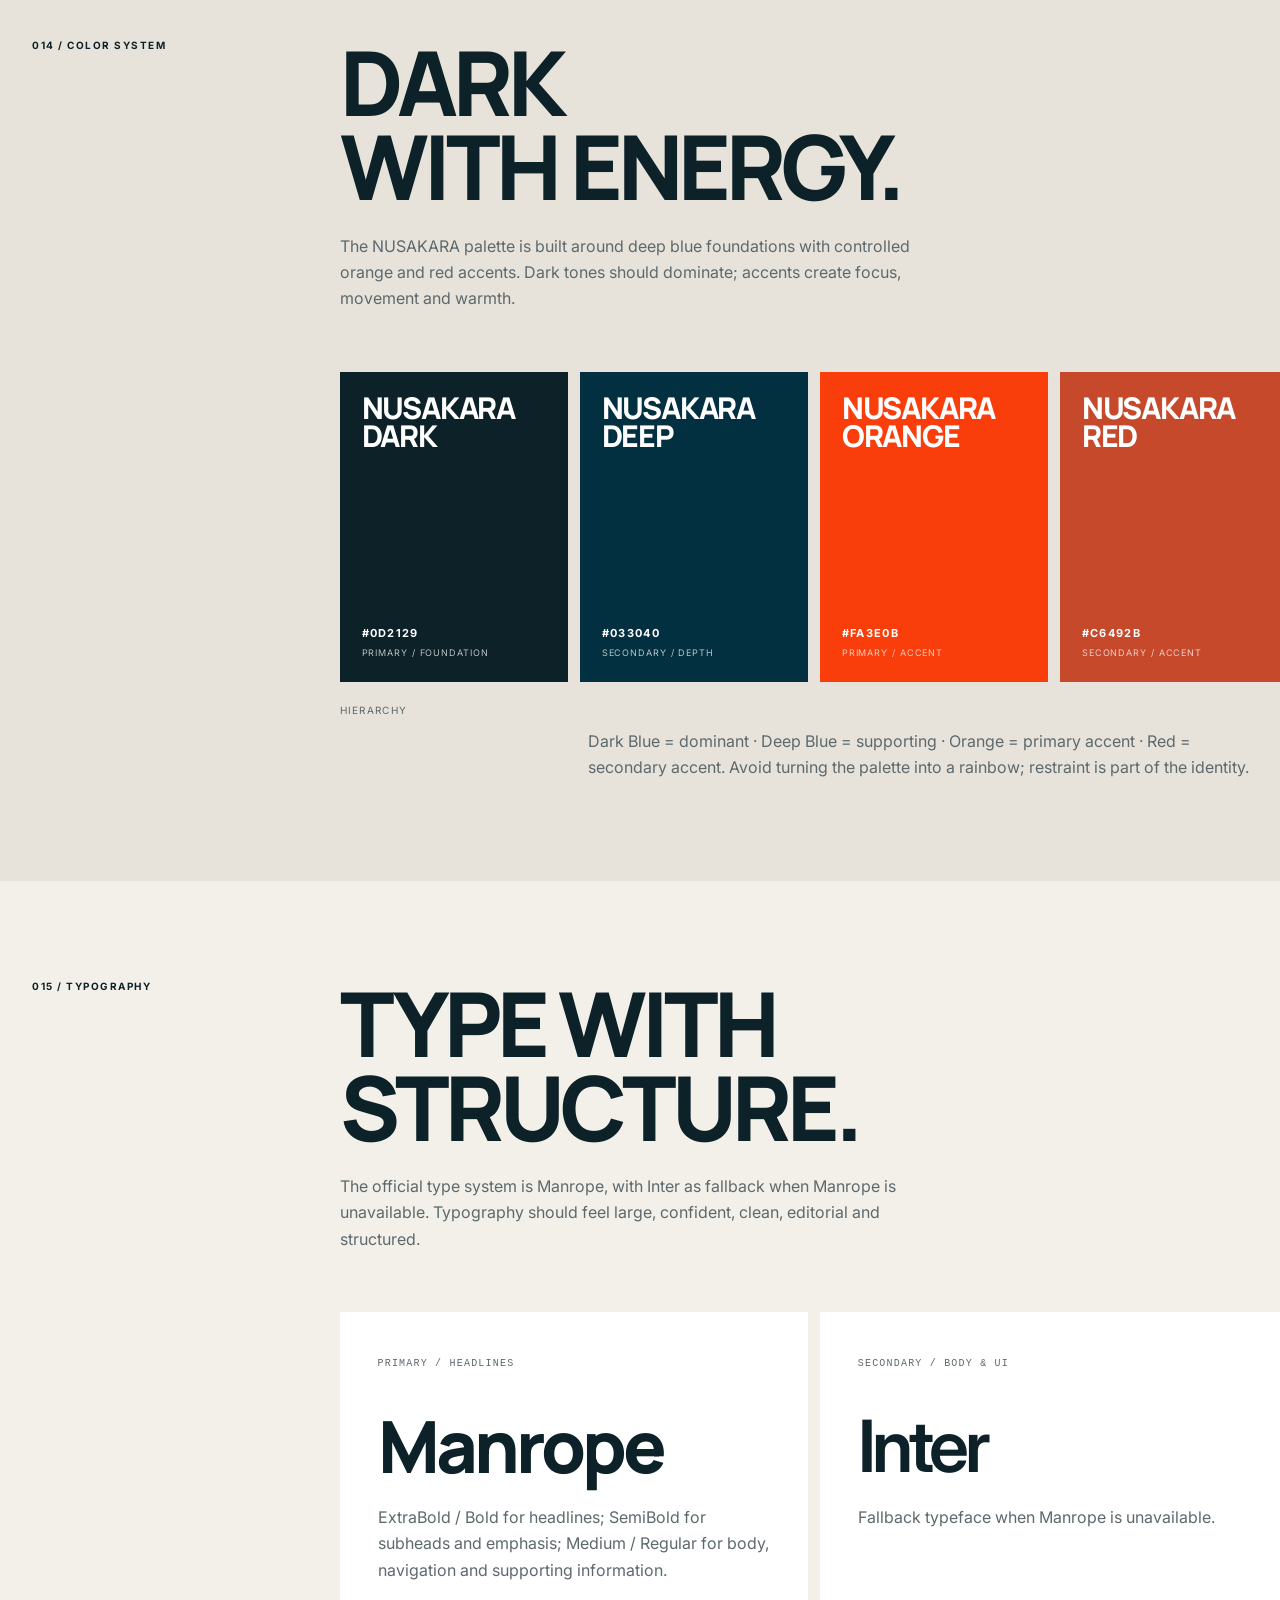
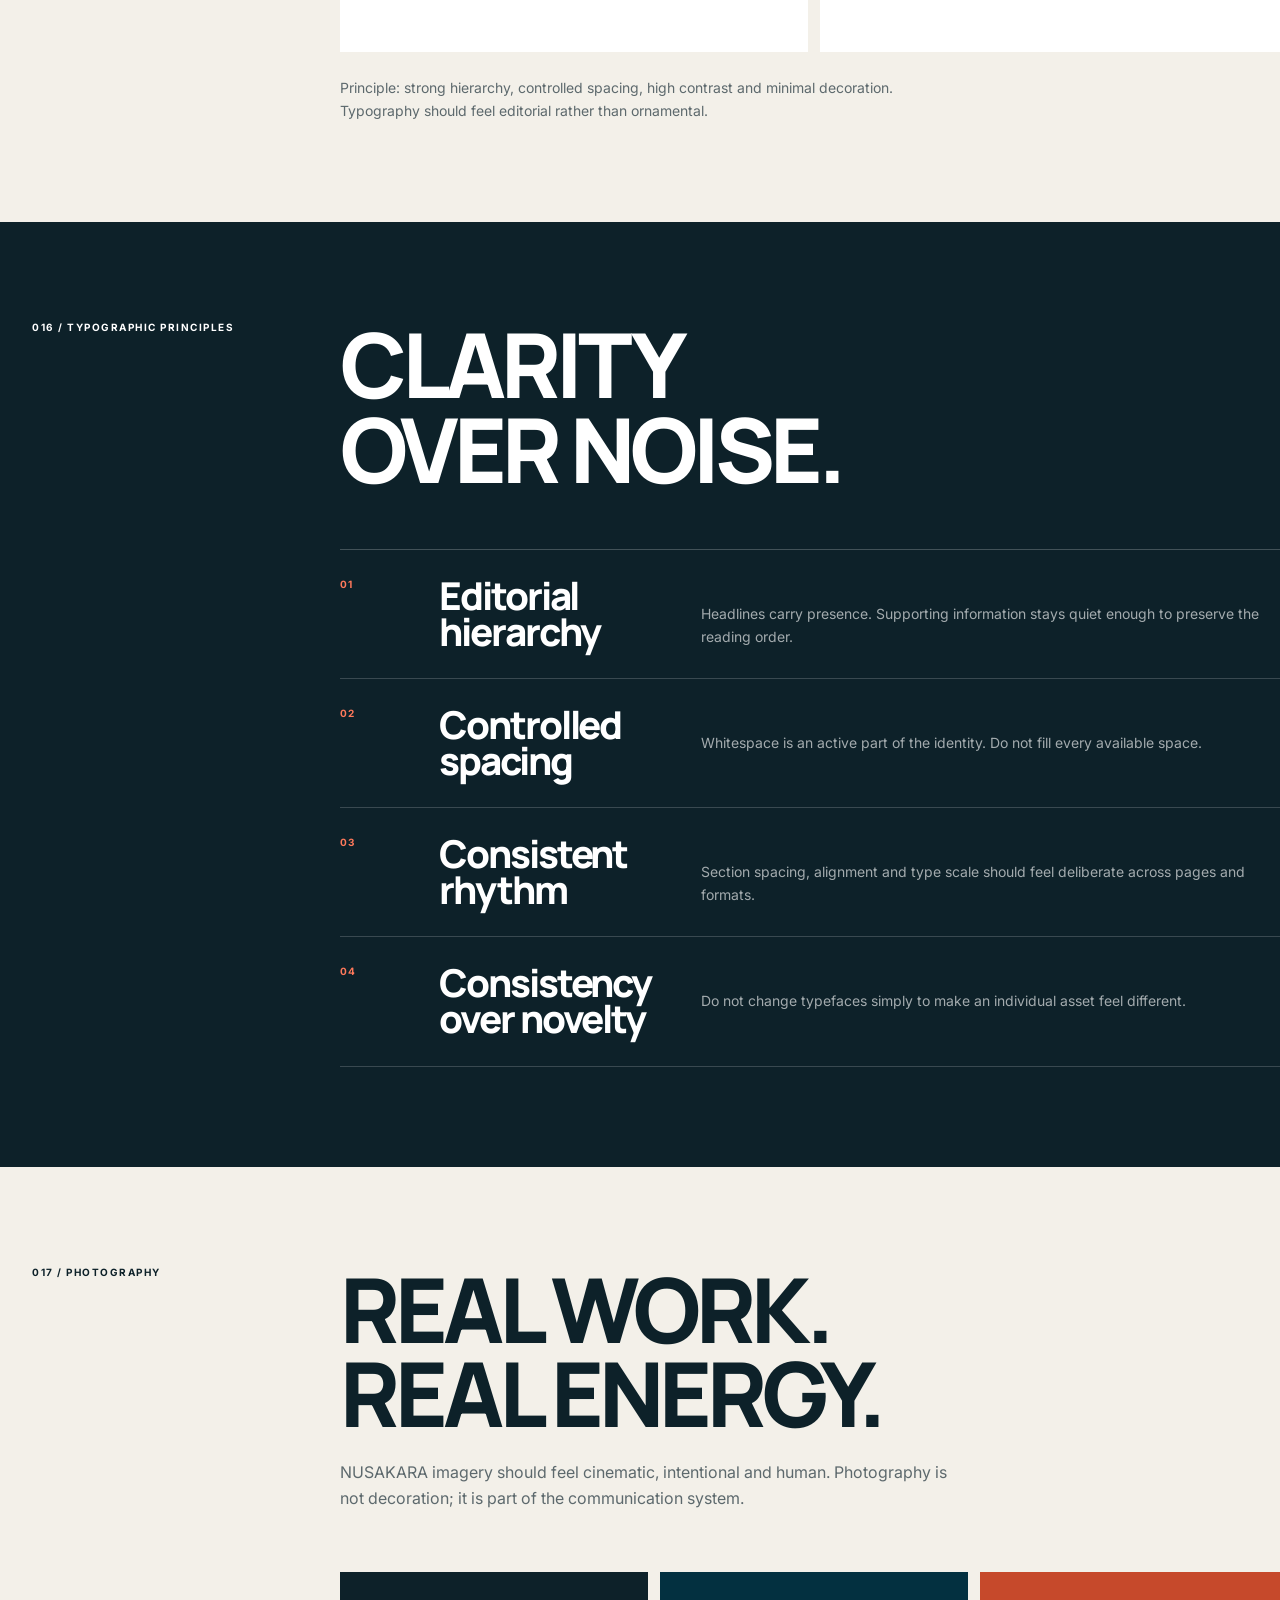
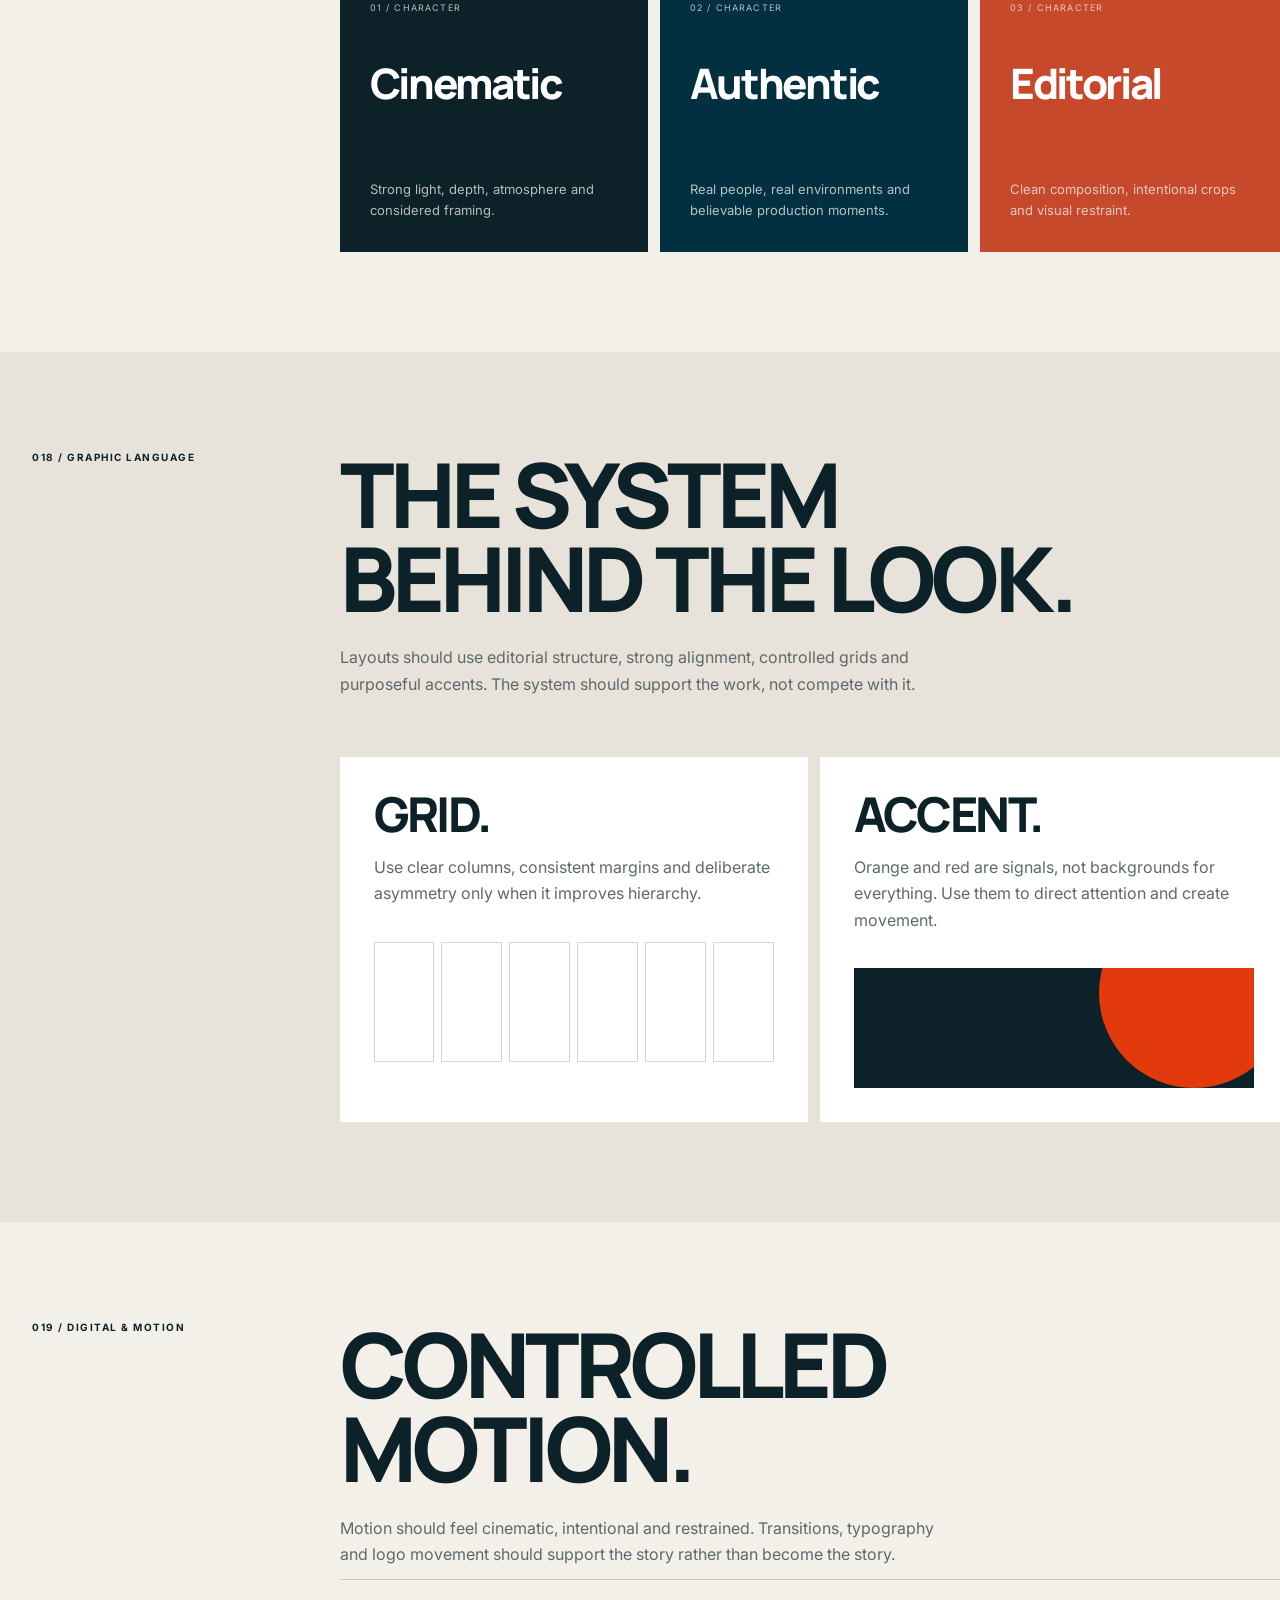
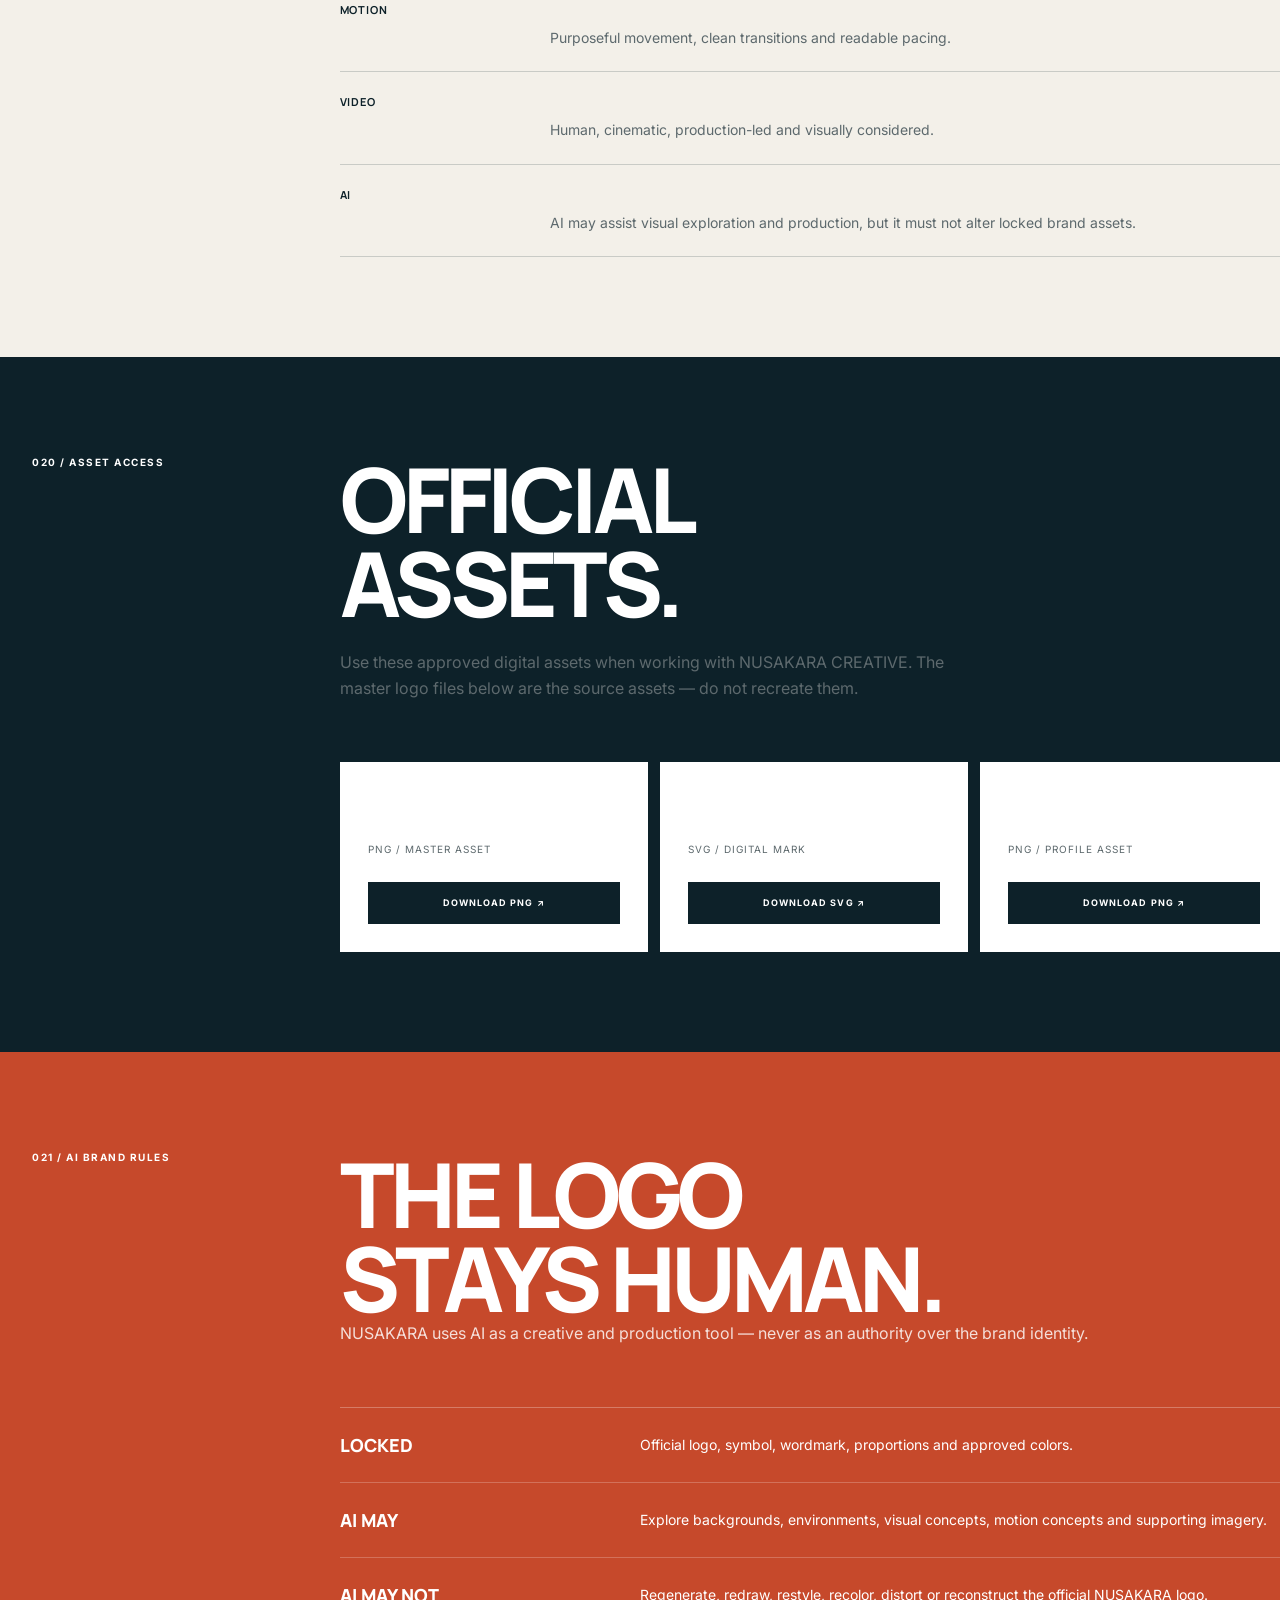
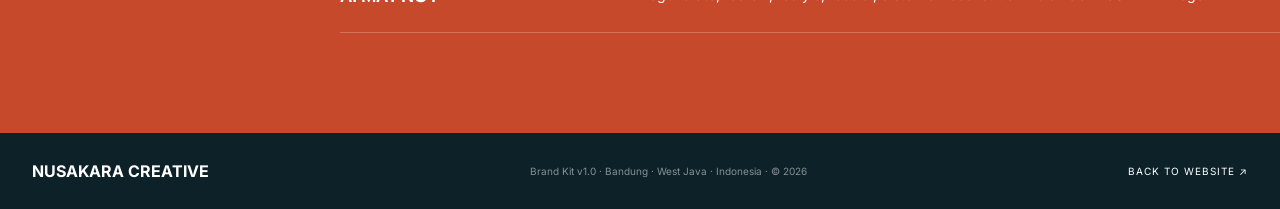
<file: brand-kit/index.html>
<!doctype html>
<html lang="en">
<head>
<meta charset="utf-8">
<meta name="viewport" content="width=device-width,initial-scale=1">
<title>Brand Kit — NUSAKARA CREATIVE</title>
<meta name="description" content="The official NUSAKARA CREATIVE visual reference: logo, color system, typography, photography direction, graphic language and brand usage principles.">
<meta name="robots" content="index,follow,max-image-preview:large">
<link rel="canonical" href="https://nusakaracreative.github.io/nusakaracreative/brand-kit/">
<meta property="og:type" content="website">
<meta property="og:title" content="Brand Kit — NUSAKARA CREATIVE">
<meta property="og:description" content="The visual system behind NUSAKARA CREATIVE. Official logo, colors, typography and usage principles.">
<meta property="og:url" content="https://nusakaracreative.github.io/nusakaracreative/brand-kit/">
<meta property="og:site_name" content="NUSAKARA CREATIVE">
<meta property="og:image" content="https://nusakaracreative.github.io/nusakaracreative/assets/NUSAKARA_MASTER_LOGO_READY_TO_USE.png">
<link rel="icon" type="image/png" href="../assets/NUSAKARA_YOUTUBE_PROFILE_OFFICIAL.png?v=20261009"><link rel="apple-touch-icon" href="../assets/NUSAKARA_YOUTUBE_PROFILE_OFFICIAL.png?v=20261009">
<link rel="preconnect" href="https://fonts.googleapis.com">
<link rel="preconnect" href="https://fonts.gstatic.com" crossorigin>
<link href="https://fonts.googleapis.com/css2?family=Manrope:wght@400;500;600;700;800;900&family=Inter:wght@400;500;600;700&display=swap" rel="stylesheet">
<style>
:root{--paper:#f3f0e9;--ink:#0d2129;--deep:#033040;--orange:#fa3e0b;--red:#c6492b;--muted:#5d696d;--line:rgba(13,33,41,.18);--white:#fff;--max:1380px}
*{box-sizing:border-box}html{scroll-behavior:smooth;scroll-padding-top:78px;overflow-x:hidden}
body{margin:0;background:var(--paper);color:var(--ink);font-family:"Inter",Arial,sans-serif;-webkit-font-smoothing:antialiased}
a{color:inherit;text-decoration:none}img{display:block;max-width:100%}
a:focus-visible{outline:2px solid var(--orange);outline-offset:4px}
.wrap{width:min(calc(100% - 64px),var(--max));margin:auto}
.skip{position:fixed;z-index:100;top:12px;left:12px;transform:translateY(-150%);background:var(--ink);color:#fff;padding:10px 12px;font-size:12px}.skip:focus{transform:none}
header{position:sticky;z-index:50;top:0;height:78px;background:rgba(243,240,233,.92);backdrop-filter:blur(16px);border-bottom:1px solid var(--line)}
.nav{height:78px;display:flex;align-items:center;justify-content:space-between;gap:24px}
.brand{display:flex;align-items:center;gap:10px}.brand img{width:36px;height:36px;object-fit:contain}.brand strong{font:700 12px/1 "Manrope"}.brand small{display:block;margin-top:5px;font-size:8px;letter-spacing:.13em;color:var(--muted)}
.navlinks{display:flex;align-items:center;gap:26px}.navlinks a{font-size:10px;font-weight:700;letter-spacing:.12em;text-transform:uppercase}.navlinks a:hover{color:var(--orange)}
.navlinks .active{color:var(--orange)}.navcta{background:var(--ink);color:#fff;padding:13px 16px;min-height:44px;display:inline-flex;align-items:center}
.mobile-toggle{display:none;border:0;background:none;min-width:44px;min-height:44px;font:700 10px "Inter";letter-spacing:.1em}
.eyebrow{font-size:10px;line-height:1;letter-spacing:.15em;text-transform:uppercase;font-weight:700}.index{font-size:10px;color:var(--muted);letter-spacing:.13em}
h1,h2,h3{font-family:"Manrope",Arial,sans-serif;margin:0;font-weight:800;letter-spacing:-.055em;line-height:.94;overflow-wrap:anywhere}p{margin:0;line-height:1.65;color:var(--muted)}
.hero{padding:110px 0 88px}.hero-grid{display:grid;grid-template-columns:minmax(0,1.25fr) minmax(320px,.75fr);gap:70px;align-items:end}
.hero h1{font-size:clamp(76px,10vw,150px);margin-top:28px}.hero h1 span{color:var(--orange)}
.hero-copy{border-top:1px solid var(--line);padding-top:25px;margin-top:38px;display:grid;grid-template-columns:150px 1fr;gap:30px}.hero-copy p{font-size:19px;line-height:1.5;color:var(--ink);max-width:620px}
.hero-note{align-self:end;font-size:10px;line-height:1.7;letter-spacing:.08em;text-transform:uppercase;color:var(--muted)}
.logo-hero{background:var(--ink);min-height:360px;padding:48px;display:flex;align-items:center;justify-content:center;position:relative}
.logo-hero img{width:min(100%,430px);height:auto}.logo-hero .tag{position:absolute;left:22px;top:20px;color:rgba(255,255,255,.55);font-size:9px;letter-spacing:.13em;text-transform:uppercase}
.section{padding:100px 0}.dark{background:var(--ink);color:#fff}.light-alt{background:#e7e3da}.section-head{display:grid;grid-template-columns:22% 78%;gap:40px}.section-head h2{font-size:clamp(55px,7vw,105px)}.section-head p{max-width:610px;margin-top:24px}
.logo-system{margin-top:65px;display:grid;grid-template-columns:1.35fr .65fr;gap:12px}.logo-card{background:#fff;min-height:330px;padding:38px;display:flex;flex-direction:column;justify-content:space-between}.logo-card.dark-card{background:var(--deep);color:#fff}.logo-card img{max-width:100%;width:420px;height:auto;margin:auto}.logo-card .meta{font-size:9px;letter-spacing:.13em;text-transform:uppercase;color:var(--muted)}.dark-card .meta{color:rgba(255,255,255,.55)}
.rule-list{margin-top:12px;border-top:1px solid var(--line)}.rule{display:grid;grid-template-columns:180px 1fr;gap:30px;padding:22px 0;border-bottom:1px solid var(--line)}.rule strong{font:700 11px "Manrope";letter-spacing:.08em;text-transform:uppercase}.rule p{font-size:14px;max-width:680px}
.colors{margin-top:60px;display:grid;grid-template-columns:repeat(4,1fr);gap:12px}.swatch{min-height:310px;padding:22px;display:flex;flex-direction:column;justify-content:space-between}.swatch.dark-text{color:#fff}.swatch-name{font:800 30px/.95 "Manrope";letter-spacing:-.04em}.swatch-code{font:700 11px "Inter";letter-spacing:.12em}.swatch small{font-size:9px;letter-spacing:.1em;text-transform:uppercase;opacity:.72}
.color-note{margin-top:22px;display:grid;grid-template-columns:22% 78%;gap:40px}.color-note p{max-width:680px}
.type-system{margin-top:60px;display:grid;grid-template-columns:1fr 1fr;gap:12px}.type-card{background:#fff;padding:38px;min-height:340px}.type-card h3{font-size:72px;margin:42px 0 18px}.type-card.inter h3{font-family:"Inter";font-weight:600;letter-spacing:-.055em}.type-card code{font-size:10px;letter-spacing:.12em;color:var(--muted)}
.type-note{margin-top:28px;font-size:14px;max-width:760px}
.principles{margin-top:58px;border-top:1px solid rgba(255,255,255,.22)}.principle{display:grid;grid-template-columns:8% 25% 1fr;gap:24px;padding:28px 0;border-bottom:1px solid rgba(255,255,255,.18);align-items:start}.principle .num{font-size:10px;color:#ff795b;font-weight:700;letter-spacing:.1em}.principle h3{font-size:clamp(30px,3vw,48px)}.principle p{color:rgba(255,255,255,.62);font-size:14px;max-width:570px}
.photo-grid{margin-top:60px;display:grid;grid-template-columns:repeat(3,1fr);gap:12px}.photo-card{background:var(--ink);color:#fff;min-height:280px;padding:30px;display:flex;flex-direction:column;justify-content:space-between}.photo-card:nth-child(2){background:var(--deep)}.photo-card:nth-child(3){background:var(--red)}.photo-card span{font-size:9px;letter-spacing:.13em;text-transform:uppercase;opacity:.7}.photo-card h3{font-size:42px}.photo-card p{color:rgba(255,255,255,.7);font-size:13px}
.graphic-grid{margin-top:60px;display:grid;grid-template-columns:1fr 1fr;gap:12px}.graphic-card{background:#fff;min-height:330px;padding:34px}.graphic-card h3{font-size:48px}.graphic-card p{margin-top:18px;max-width:500px}.grid-demo{margin-top:35px;display:grid;grid-template-columns:repeat(6,1fr);gap:7px;height:120px}.grid-demo span{border:1px solid var(--line)}.accent-demo{margin-top:35px;height:120px;background:var(--ink);position:relative;overflow:hidden}.accent-demo:after{content:"";position:absolute;width:190px;height:190px;border-radius:50%;right:-35px;top:-70px;background:var(--orange);opacity:.9}
.downloads{margin-top:60px;display:grid;grid-template-columns:repeat(3,1fr);gap:12px}.download{background:#fff;min-height:190px;padding:28px;display:flex;flex-direction:column;justify-content:space-between}.download strong{font:800 28px/.95 "Manrope"}.download span{font-size:10px;color:var(--muted);letter-spacing:.1em;text-transform:uppercase}.download a{display:inline-flex;background:var(--ink);color:#fff;min-height:42px;align-items:center;justify-content:center;padding:0 14px;font-size:9px;font-weight:700;letter-spacing:.12em;text-transform:uppercase}
.ai{background:var(--red);color:#fff}.ai p{color:rgba(255,255,255,.82)}.ai-grid{display:grid;grid-template-columns:22% 78%;gap:40px}.ai h2{font-size:clamp(55px,7vw,105px)}.lock{margin-top:60px;border-top:1px solid rgba(255,255,255,.28)}.lock-row{display:grid;grid-template-columns:28% 1fr;gap:35px;padding:25px 0;border-bottom:1px solid rgba(255,255,255,.22)}.lock-row strong{font:800 18px "Manrope";text-transform:uppercase}.lock-row p{color:#fff;font-size:14px}
.footer{background:var(--ink);color:#fff;padding:28px 0}.footer-row{display:flex;justify-content:space-between;gap:30px;align-items:center}.footer small{color:rgba(255,255,255,.5);font-size:10px}.footer a{font-size:10px;letter-spacing:.1em;text-transform:uppercase}
@media(max-width:900px){.architecture{grid-template-columns:1fr 1fr}.ratio,.content-grid,.template-grid{grid-template-columns:1fr 1fr}.voice-grid,.design-principles,.qc-grid{grid-template-columns:1fr 1fr}.wrap{width:min(calc(100% - 40px),var(--max))}.navlinks{display:none}.navlinks.mobile-open{display:flex;position:absolute;top:78px;left:0;right:0;padding:18px 20px;flex-direction:column;align-items:stretch;gap:0;background:var(--paper);border-bottom:1px solid var(--line)}.navlinks.mobile-open a{padding:14px 0;border-bottom:1px solid var(--line)}.navlinks.mobile-open .navcta{padding:14px;margin-top:8px;text-align:center}.mobile-toggle{display:block}.hero-grid,.section-head,.color-note,.ai-grid{grid-template-columns:1fr}.logo-system,.type-system,.graphic-grid{grid-template-columns:1fr}.colors{grid-template-columns:1fr 1fr}.photo-grid{grid-template-columns:1fr}.downloads{grid-template-columns:1fr 1fr}.principle{grid-template-columns:9% 31% 1fr}}
@media(max-width:560px){.architecture,.ratio,.content-grid,.template-grid,.voice-grid,.design-principles,.qc-grid{grid-template-columns:1fr}.wrap{width:calc(100% - 28px)}header,.nav{height:68px}.navlinks.mobile-open{top:68px}.brand img{width:32px;height:32px}.brand strong{font-size:11px}.brand small{font-size:7px}.hero{padding:78px 0 60px}.hero h1{font-size:18vw}.hero-copy{grid-template-columns:1fr;gap:16px}.hero-copy p{font-size:16px}.logo-hero{min-height:260px;padding:28px}.section{padding:75px 0}.section-head{gap:20px}.section-head h2,.ai h2{font-size:clamp(52px,15vw,78px)}.logo-system{margin-top:42px}.logo-card{min-height:250px;padding:25px}.colors{grid-template-columns:1fr 1fr;gap:7px;margin-top:40px}.swatch{min-height:210px;padding:16px}.swatch-name{font-size:22px}.type-system,.graphic-grid{margin-top:40px}.type-card{min-height:250px;padding:25px}.type-card h3{font-size:52px}.photo-grid{margin-top:40px}.graphic-card{min-height:260px;padding:25px}.downloads{grid-template-columns:1fr;margin-top:40px}.lock{margin-top:40px}.lock-row{grid-template-columns:1fr;gap:12px}.footer-row{align-items:flex-start;flex-direction:column}}
@media(prefers-reduced-motion:reduce){html{scroll-behavior:auto}}
.architecture{margin-top:48px;display:grid;grid-template-columns:repeat(5,1fr);gap:8px}.arch{background:#fff;padding:22px;min-height:220px}.arch span,.arch small{font-size:9px;letter-spacing:.1em;color:var(--muted)}.arch h3{font-size:27px;margin:35px 0 10px}.arch p{font-size:13px}.master-flow{margin-top:10px;background:var(--ink);color:#fff;padding:20px;font:700 12px "Manrope";letter-spacing:.08em;text-align:center}.voice-grid,.design-principles,.qc-grid{margin-top:50px;display:grid;grid-template-columns:1fr 1fr;gap:1px;background:rgba(255,255,255,.2)}.voice-grid>div{background:var(--ink);padding:28px}.voice-grid strong,.design-principles b,.qc-grid b{font-size:10px;letter-spacing:.12em}.voice-grid p{margin-top:12px;color:rgba(255,255,255,.65);font-size:14px}.design-principles{background:var(--line)}.design-principles>div{background:#fff;padding:28px}.design-principles h3{font-size:36px;margin:22px 0 10px}.design-principles p{font-size:13px}.ratio,.content-grid{margin-top:50px;display:grid;grid-template-columns:repeat(4,1fr);gap:10px}.ratio>div,.content-grid>div{background:#fff;padding:28px;min-height:145px;display:flex;flex-direction:column;justify-content:space-between}.ratio b,.content-grid b{font:800 38px "Manrope"}.ratio span,.content-grid span{font-size:10px;letter-spacing:.1em;text-transform:uppercase;color:var(--muted)}.flow{margin-top:12px;background:var(--ink);color:#fff;padding:22px;text-align:center;font-size:11px;font-weight:700;letter-spacing:.08em}.template-grid{margin-top:50px;display:grid;grid-template-columns:repeat(4,1fr);gap:8px}.template-grid span{background:#fff;padding:28px;font:700 15px "Manrope";min-height:100px;display:flex;align-items:end}.qc-grid{background:rgba(255,255,255,.18)}.qc-grid>div{background:var(--ink);padding:25px}.qc-grid p{margin-top:10px;color:rgba(255,255,255,.62);font-size:13px}.final-test{margin-top:35px;padding:24px;border:1px solid rgba(255,255,255,.3);font:700 18px/1.4 "Manrope"}.final-test.light{border-color:rgba(255,255,255,.35);color:#fff}.ai .final-test{max-width:800px}</style>
<script type="application/ld+json">{"@context":"https://schema.org","@type":"WebPage","name":"Brand Kit — NUSAKARA CREATIVE","url":"https://nusakaracreative.github.io/nusakaracreative/brand-kit/","description":"Official visual system and brand usage reference for NUSAKARA CREATIVE.","isPartOf":{"@type":"WebSite","url":"https://nusakaracreative.github.io/nusakaracreative/"}}</script>
</head>
<body>
<a class="skip" href="#main">Skip to content</a>
<header><div class="wrap nav">
<a class="brand" href="../" aria-label="NUSAKARA CREATIVE"><img src="../assets/NUSAKARA_MASTER_LOGO_READY_TO_USE.png" alt="NUSAKARA CREATIVE official logo"></a>
<nav id="main-nav" class="navlinks" aria-label="Main navigation"><a href="../portfolio/">Work</a><a href="../#capabilities">Capabilities</a><a href="../#process">Approach</a><a class="active" href="./" aria-current="page">Brand Kit</a><a href="../#about">About</a><a href="../#contact">Contact</a><a class="navcta" href="https://wa.me/6282312493330?text=Hello%20NUSAKARA%20CREATIVE.%20I%27d%20like%20to%20discuss%20a%20project." target="_blank" rel="noopener">Start a project ↗</a></nav>
<button class="mobile-toggle" type="button" aria-label="Open navigation menu" aria-expanded="false" aria-controls="main-nav">MENU</button>
</div></header>
<main id="main">
<section class="hero"><div class="wrap hero-grid"><div><div class="eyebrow">001 / NUSAKARA CREATIVE</div><h1>THE<br><span>BRAND KIT.</span></h1><div class="hero-copy"><p>The visual system behind NUSAKARA CREATIVE — a practical reference for the identity, assets and principles that keep the brand consistent across every touchpoint.</p><div class="hero-note">OFFICIAL VISUAL REFERENCE<br>VERSION 1.0 / 2026</div></div></div><div class="logo-hero"><span class="tag">OFFICIAL MASTER ASSET</span><img src="../assets/NUSAKARA_MASTER_LOGO_READY_TO_USE.png" alt="Official NUSAKARA CREATIVE logo"></div></div></section>

<section class="section"><div class="wrap section-head"><div class="eyebrow">002 / FOUNDATION</div><div><h2>ONE BRAND.<br>ONE LANGUAGE.</h2><p>NUSAKARA CREATIVE connects strategy, creativity, production, digital execution and growth as one direction. The identity is designed to feel clear, contemporary, cinematic and confident — with enough restraint to let the work lead.</p>
<div class="rule-list">
<div class="rule"><strong>Brand promise</strong><p>Creative work with purpose. Growth with direction.</p></div>
<div class="rule"><strong>Core idea</strong><p>Creative with purpose.</p></div>
<div class="rule"><strong>Voice</strong><p>Intelligent + Direct + Human. Speak like a partner, not a salesman.</p></div>
<div class="rule"><strong>Personality</strong><p>Confident, sharp, curious, strategic, calm, contemporary, direct, thoughtful, professional and creative.</p></div>
</div><div class="rule-list"><div class="rule"><strong>Positioning</strong><p>Creative &amp; Digital Growth Partner.</p></div><div class="rule"><strong>Tagline</strong><p>IDEAS INTO EXPERIENCES.</p></div><div class="rule"><strong>Visual character</strong><p>Editorial, cinematic, precise, human, contemporary and technology-aware.</p></div></div></div></div></section>

<section class="section dark"><div class="wrap section-head"><div class="eyebrow">003 / OFFICIAL LOGO</div><div><h2>THE LOGO<br>IS LOCKED.</h2><p>The official NUSAKARA logo is the master identity asset. Use the approved asset as supplied. Never redraw or regenerate it.</p><div class="logo-system"><div class="logo-card"><div class="meta">PRIMARY / OFFICIAL MASTER</div><img src="../assets/NUSAKARA_MASTER_LOGO_READY_TO_USE.png" alt="Official NUSAKARA CREATIVE master logo"></div><div class="logo-card dark-card"><div class="meta">SYMBOL / DIGITAL MARK</div><img src="../assets/nusakara-logo-mark.svg" alt="NUSAKARA symbol mark"></div></div><div class="rule-list" style="border-color:rgba(255,255,255,.2)"><div class="rule" style="border-color:rgba(255,255,255,.18)"><strong style="color:#fff">Approved use</strong><p style="color:rgba(255,255,255,.65)">Original proportions, original colors, adequate clear space and sufficient contrast.</p></div><div class="rule" style="border-color:rgba(255,255,255,.18)"><strong style="color:#fff">Never</strong><p style="color:rgba(255,255,255,.65)">Stretch, rotate, recolor, redraw, add effects, alter typography or recreate the logo with AI.</p></div></div></div></div></section>

<section class="section light-alt"><div class="wrap section-head"><div class="eyebrow">014 / COLOR SYSTEM</div><div><h2>DARK<br>WITH ENERGY.</h2><p>The NUSAKARA palette is built around deep blue foundations with controlled orange and red accents. Dark tones should dominate; accents create focus, movement and warmth.</p><div class="colors"><article class="swatch dark-text" style="background:#0D2129"><span class="swatch-name">NUSAKARA<br>DARK</span><div><div class="swatch-code">#0D2129</div><small>Primary / Foundation</small></div></article><article class="swatch dark-text" style="background:#033040"><span class="swatch-name">NUSAKARA<br>DEEP</span><div><div class="swatch-code">#033040</div><small>Secondary / Depth</small></div></article><article class="swatch dark-text" style="background:#FA3E0B"><span class="swatch-name">NUSAKARA<br>ORANGE</span><div><div class="swatch-code">#FA3E0B</div><small>Primary / Accent</small></div></article><article class="swatch dark-text" style="background:#C6492B"><span class="swatch-name">NUSAKARA<br>RED</span><div><div class="swatch-code">#C6492B</div><small>Secondary / Accent</small></div></article></div><div class="color-note"><div class="index">HIERARCHY</div><p>Dark Blue = dominant · Deep Blue = supporting · Orange = primary accent · Red = secondary accent. Avoid turning the palette into a rainbow; restraint is part of the identity.</p></div></div></div></section>

<section class="section"><div class="wrap section-head"><div class="eyebrow">015 / TYPOGRAPHY</div><div><h2>TYPE WITH<br>STRUCTURE.</h2><p>The official type system is Manrope, with Inter as fallback when Manrope is unavailable. Typography should feel large, confident, clean, editorial and structured.</p><div class="type-system"><article class="type-card"><code>PRIMARY / HEADLINES</code><h3>Manrope</h3><p>ExtraBold / Bold for headlines; SemiBold for subheads and emphasis; Medium / Regular for body, navigation and supporting information.</p></article><article class="type-card inter"><code>SECONDARY / BODY &amp; UI</code><h3>Inter</h3><p>Fallback typeface when Manrope is unavailable.</p></article></div><p class="type-note">Principle: strong hierarchy, controlled spacing, high contrast and minimal decoration. Typography should feel editorial rather than ornamental.</p></div></div></section>

<section class="section dark"><div class="wrap section-head"><div class="eyebrow">016 / TYPOGRAPHIC PRINCIPLES</div><div><h2>CLARITY<br>OVER NOISE.</h2><div class="principles"><article class="principle"><span class="num">01</span><h3>Editorial hierarchy</h3><p>Headlines carry presence. Supporting information stays quiet enough to preserve the reading order.</p></article><article class="principle"><span class="num">02</span><h3>Controlled spacing</h3><p>Whitespace is an active part of the identity. Do not fill every available space.</p></article><article class="principle"><span class="num">03</span><h3>Consistent rhythm</h3><p>Section spacing, alignment and type scale should feel deliberate across pages and formats.</p></article><article class="principle"><span class="num">04</span><h3>Consistency over novelty</h3><p>Do not change typefaces simply to make an individual asset feel different.</p></article></div></div></div></section>

<section class="section"><div class="wrap section-head"><div class="eyebrow">017 / PHOTOGRAPHY</div><div><h2>REAL WORK.<br>REAL ENERGY.</h2><p>NUSAKARA imagery should feel cinematic, intentional and human. Photography is not decoration; it is part of the communication system.</p><div class="photo-grid"><article class="photo-card"><span>01 / CHARACTER</span><h3>Cinematic</h3><p>Strong light, depth, atmosphere and considered framing.</p></article><article class="photo-card"><span>02 / CHARACTER</span><h3>Authentic</h3><p>Real people, real environments and believable production moments.</p></article><article class="photo-card"><span>03 / CHARACTER</span><h3>Editorial</h3><p>Clean composition, intentional crops and visual restraint.</p></article></div></div></div></section>

<section class="section light-alt"><div class="wrap section-head"><div class="eyebrow">018 / GRAPHIC LANGUAGE</div><div><h2>THE SYSTEM<br>BEHIND THE LOOK.</h2><p>Layouts should use editorial structure, strong alignment, controlled grids and purposeful accents. The system should support the work, not compete with it.</p><div class="graphic-grid"><article class="graphic-card"><h3>GRID.</h3><p>Use clear columns, consistent margins and deliberate asymmetry only when it improves hierarchy.</p><div class="grid-demo"><span></span><span></span><span></span><span></span><span></span><span></span></div></article><article class="graphic-card"><h3>ACCENT.</h3><p>Orange and red are signals, not backgrounds for everything. Use them to direct attention and create movement.</p><div class="accent-demo"></div></article></div></div></div></section>

<section class="section"><div class="wrap section-head"><div class="eyebrow">019 / DIGITAL &amp; MOTION</div><div><h2>CONTROLLED<br>MOTION.</h2><p>Motion should feel cinematic, intentional and restrained. Transitions, typography and logo movement should support the story rather than become the story.</p><div class="rule-list"><div class="rule"><strong>Motion</strong><p>Purposeful movement, clean transitions and readable pacing.</p></div><div class="rule"><strong>Video</strong><p>Human, cinematic, production-led and visually considered.</p></div><div class="rule"><strong>AI</strong><p>AI may assist visual exploration and production, but it must not alter locked brand assets.</p></div></div></div></div></section>

<section class="section dark"><div class="wrap section-head"><div class="eyebrow">020 / ASSET ACCESS</div><div><h2>OFFICIAL<br>ASSETS.</h2><p>Use these approved digital assets when working with NUSAKARA CREATIVE. The master logo files below are the source assets — do not recreate them.</p><div class="downloads"><article class="download"><strong>Official Logo</strong><span>PNG / Master Asset</span><a href="../assets/NUSAKARA_MASTER_LOGO_READY_TO_USE.png" download>Download PNG ↗</a></article><article class="download"><strong>Logo Mark</strong><span>SVG / Digital Mark</span><a href="../assets/nusakara-logo-mark.svg" download>Download SVG ↗</a></article><article class="download"><strong>Official Favicon</strong><span>PNG / Profile Asset</span><a href="../assets/NUSAKARA_YOUTUBE_PROFILE_OFFICIAL.png" download>Download PNG ↗</a></article></div></div></div></section>

<section class="section ai"><div class="wrap ai-grid"><div class="eyebrow" style="color:#fff">021 / AI BRAND RULES</div><div><h2>THE LOGO<br>STAYS HUMAN.</h2><p>NUSAKARA uses AI as a creative and production tool — never as an authority over the brand identity.</p><div class="lock"><div class="lock-row"><strong>LOCKED</strong><p>Official logo, symbol, wordmark, proportions and approved colors.</p></div><div class="lock-row"><strong>AI MAY</strong><p>Explore backgrounds, environments, visual concepts, motion concepts and supporting imagery.</p></div><div class="lock-row"><strong>AI MAY NOT</strong><p>Regenerate, redraw, restyle, recolor, distort or reconstruct the official NUSAKARA logo.</p></div></div></div></div></section>
</main>
<footer class="footer"><div class="wrap footer-row"><strong>NUSAKARA CREATIVE</strong><small>Brand Kit v1.0 · Bandung · West Java · Indonesia · © 2026</small><a href="../">Back to website ↗</a></div></footer>
<script>
const menuBtn=document.querySelector('.mobile-toggle'),nav=document.querySelector('#main-nav');
if(menuBtn&&nav){const close=()=>{nav.classList.remove('mobile-open');menuBtn.setAttribute('aria-expanded','false');menuBtn.setAttribute('aria-label','Open navigation menu')};menuBtn.addEventListener('click',()=>{const open=nav.classList.toggle('mobile-open');menuBtn.setAttribute('aria-expanded',String(open));menuBtn.setAttribute('aria-label',open?'Close navigation menu':'Open navigation menu')});nav.querySelectorAll('a').forEach(a=>a.addEventListener('click',close));document.addEventListener('keydown',e=>{if(e.key==='Escape'&&nav.classList.contains('mobile-open')){close();menuBtn.focus()}})}
</script>
</body>
</html>
</file>
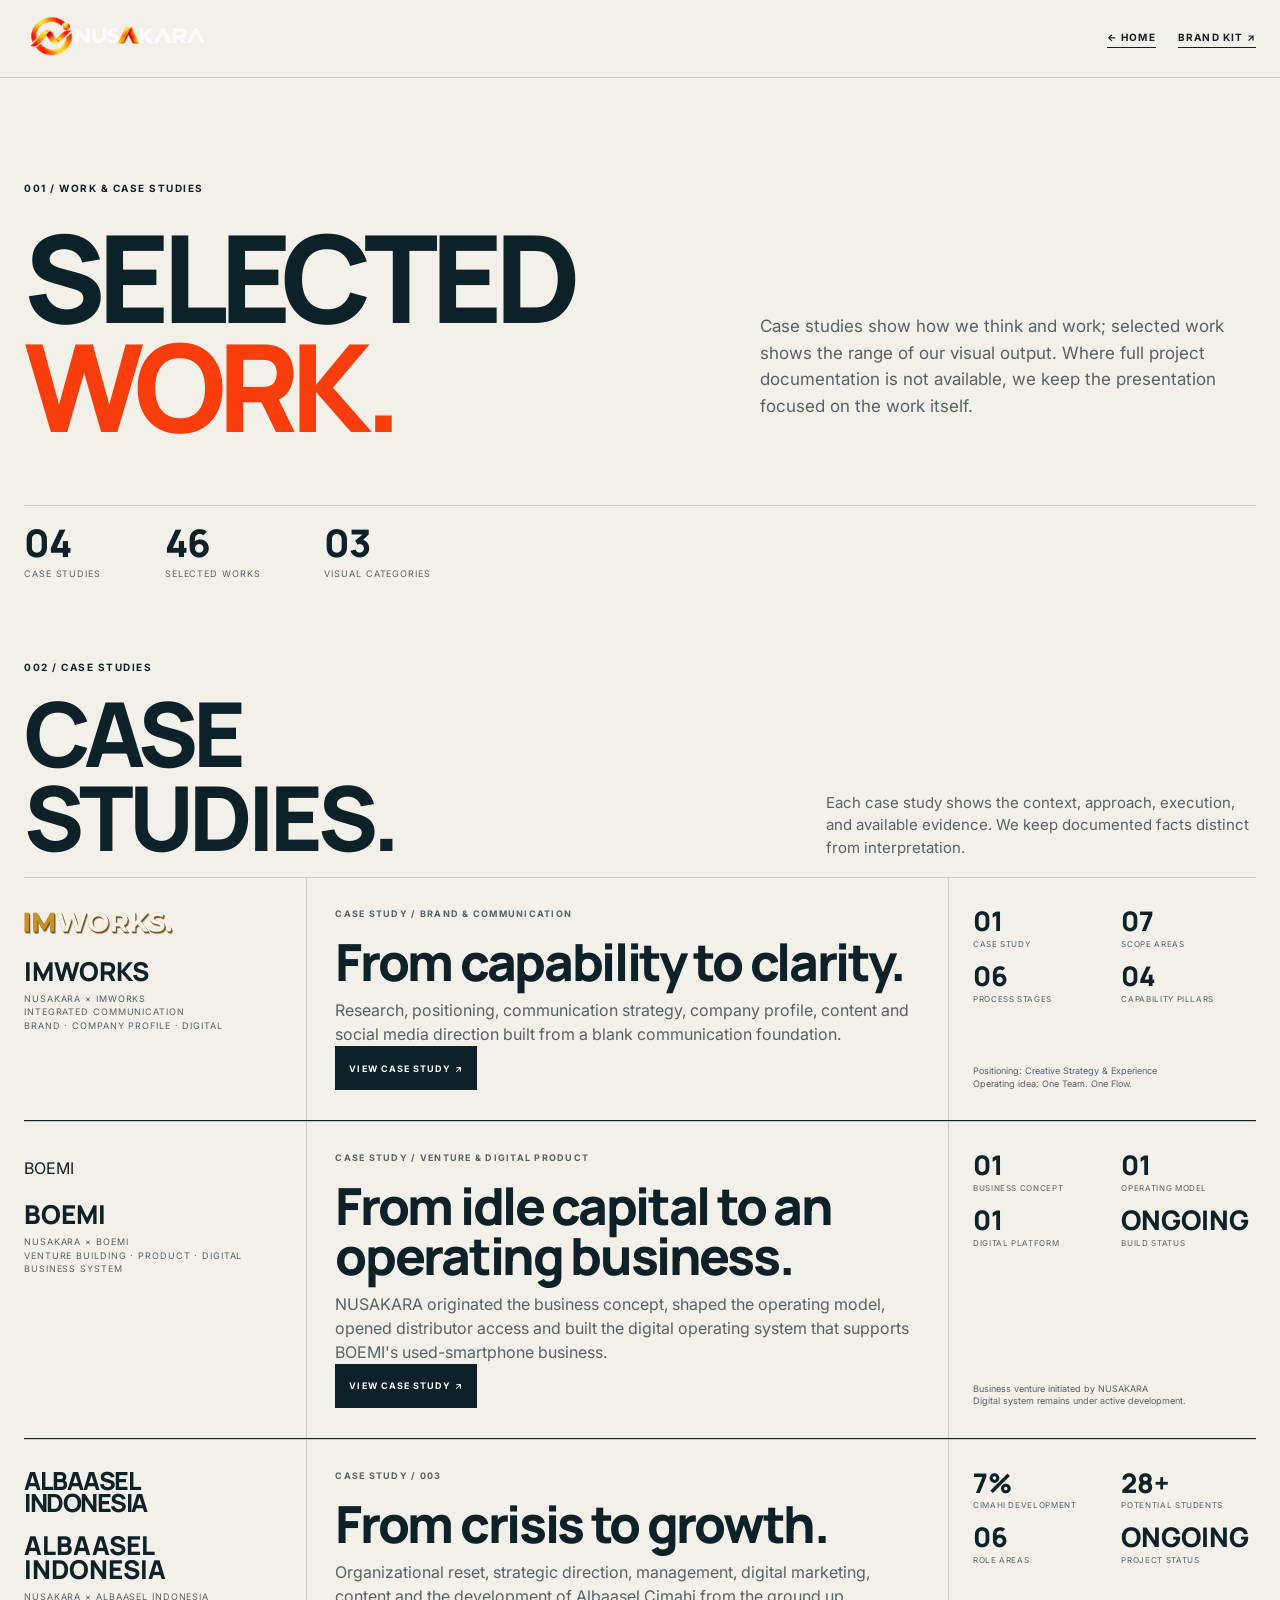
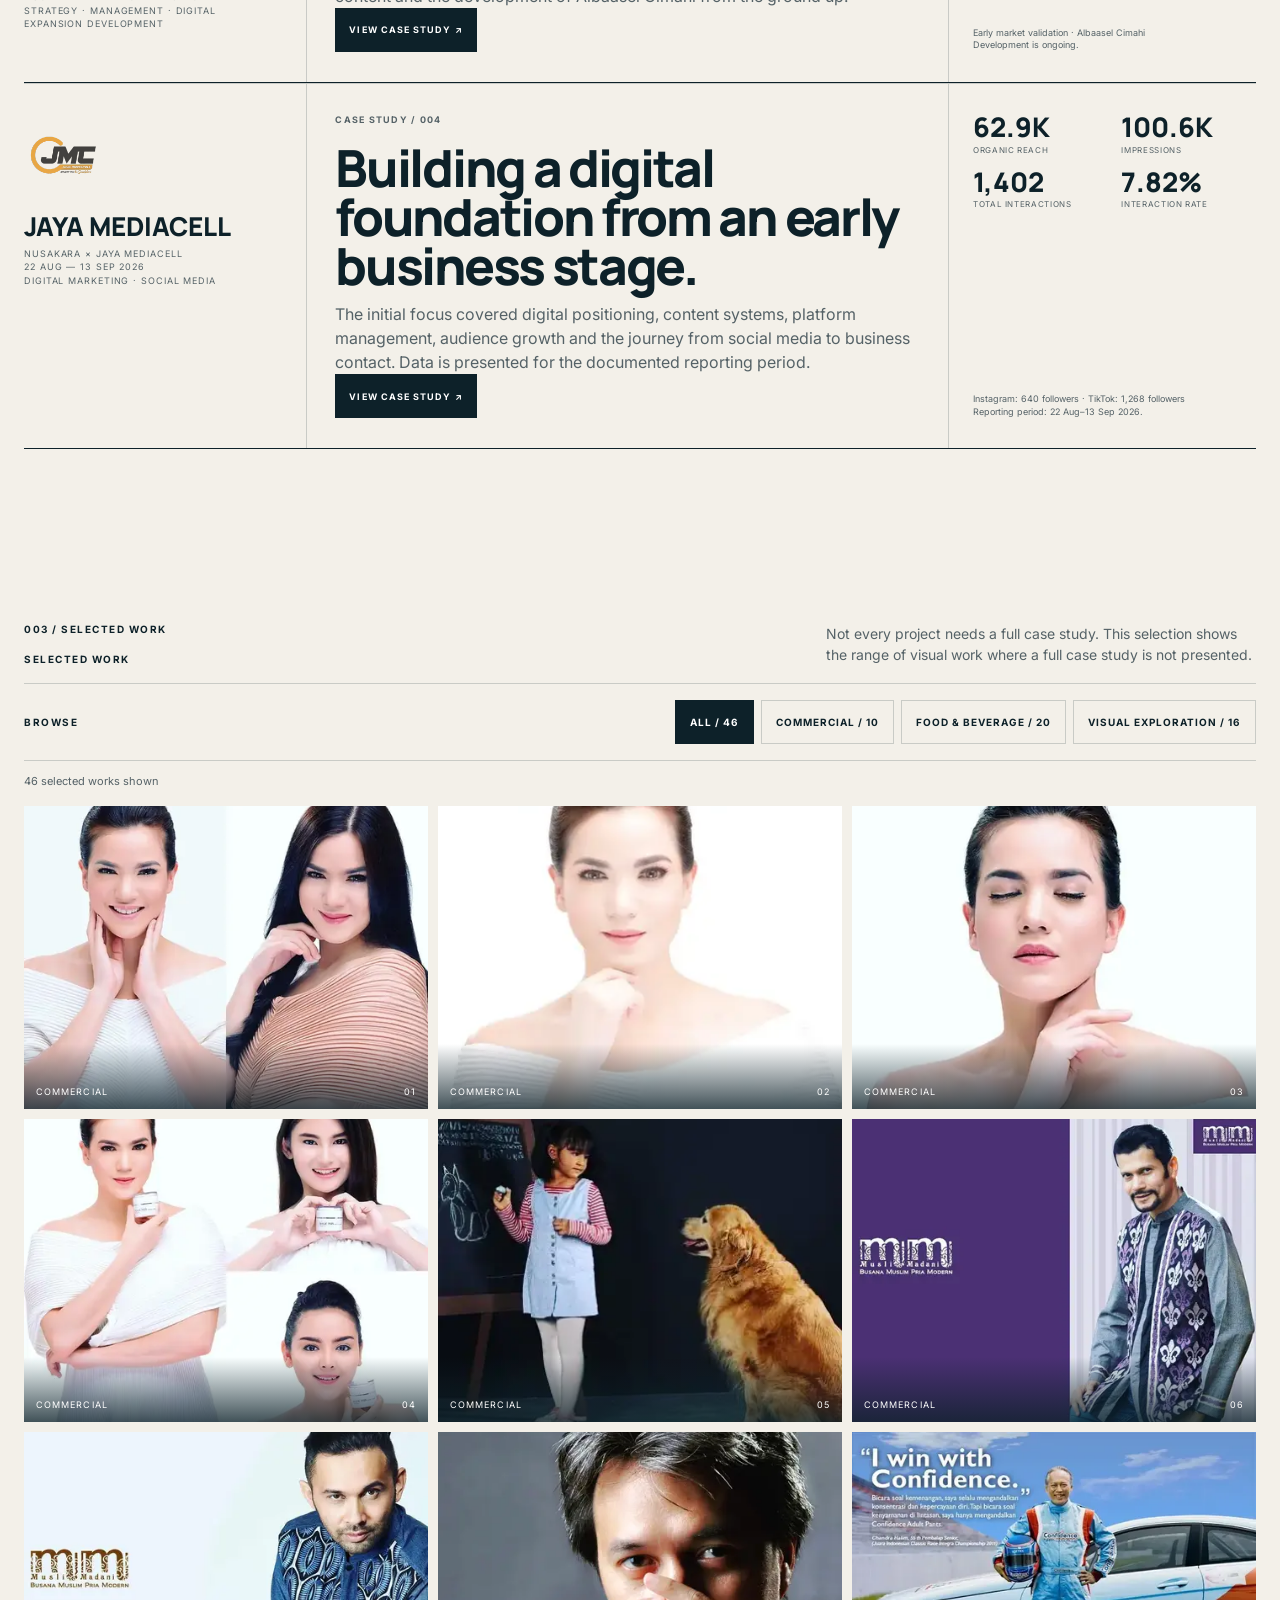
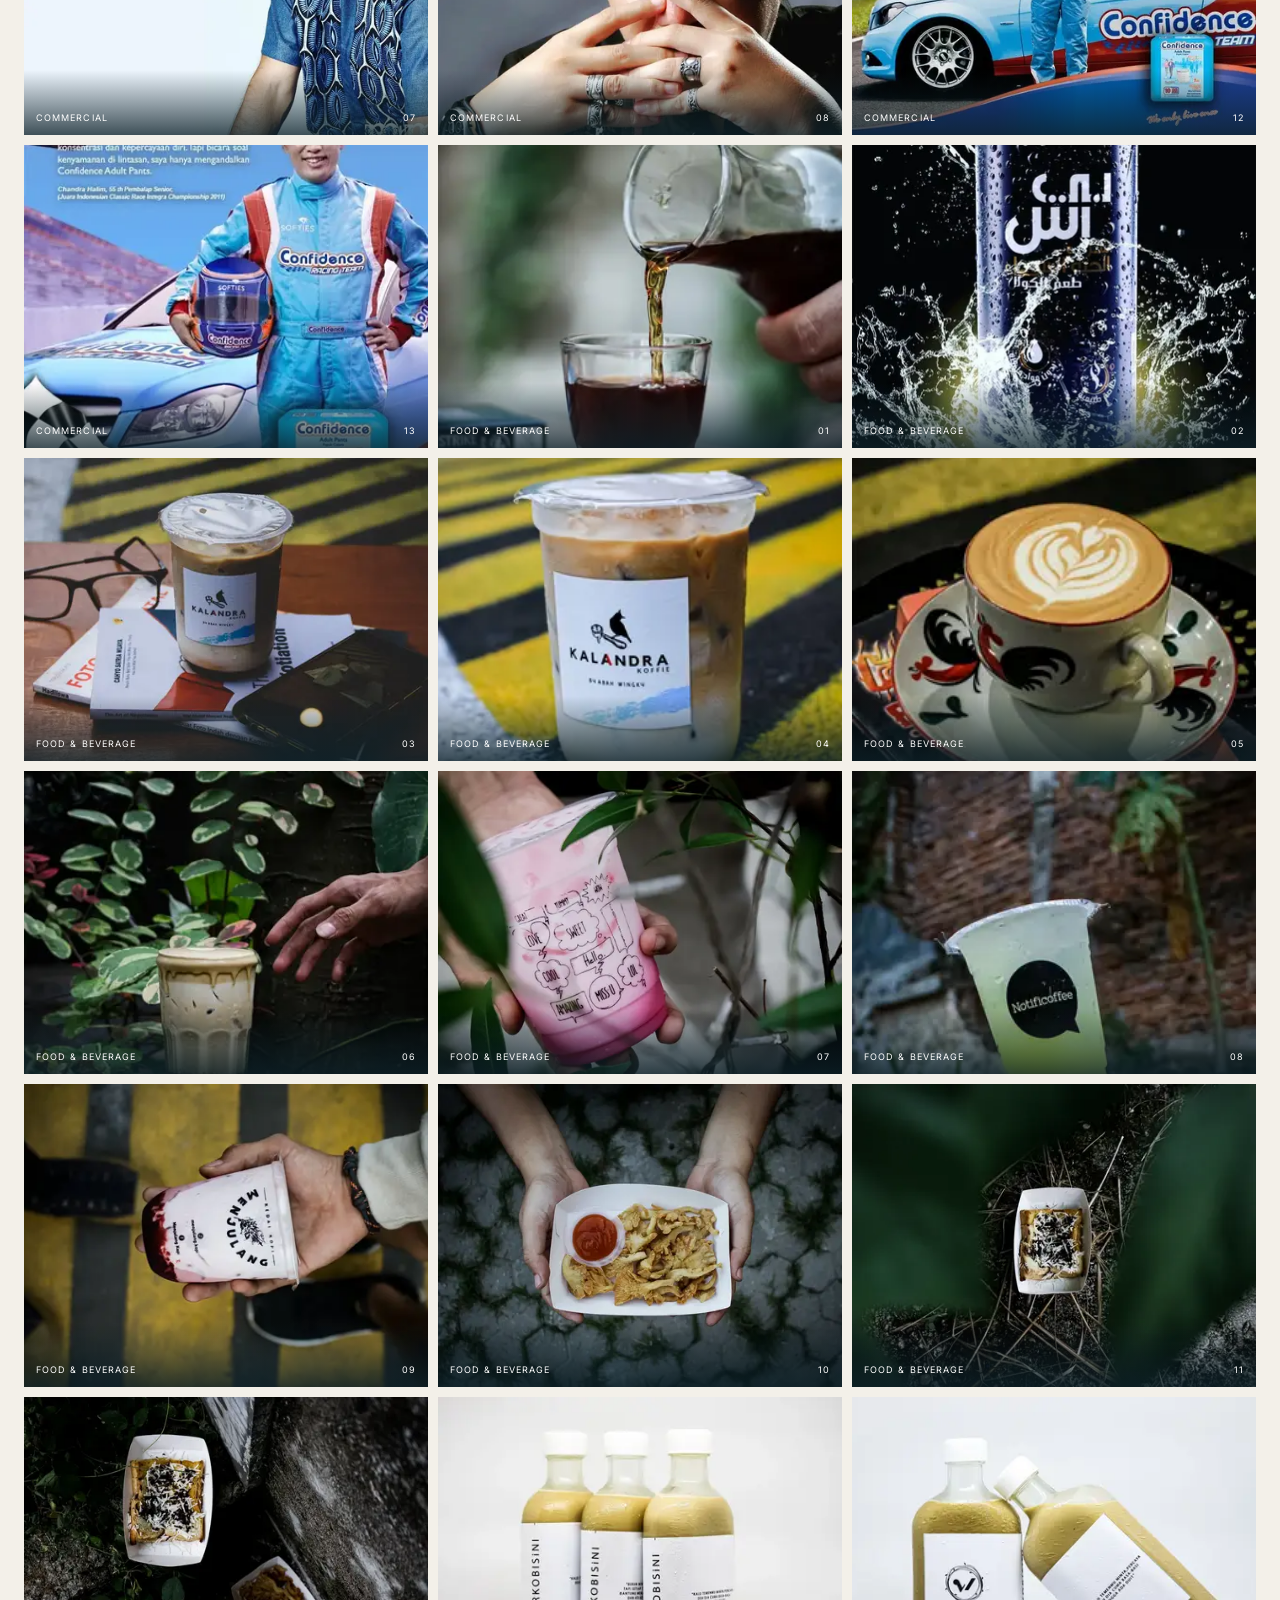
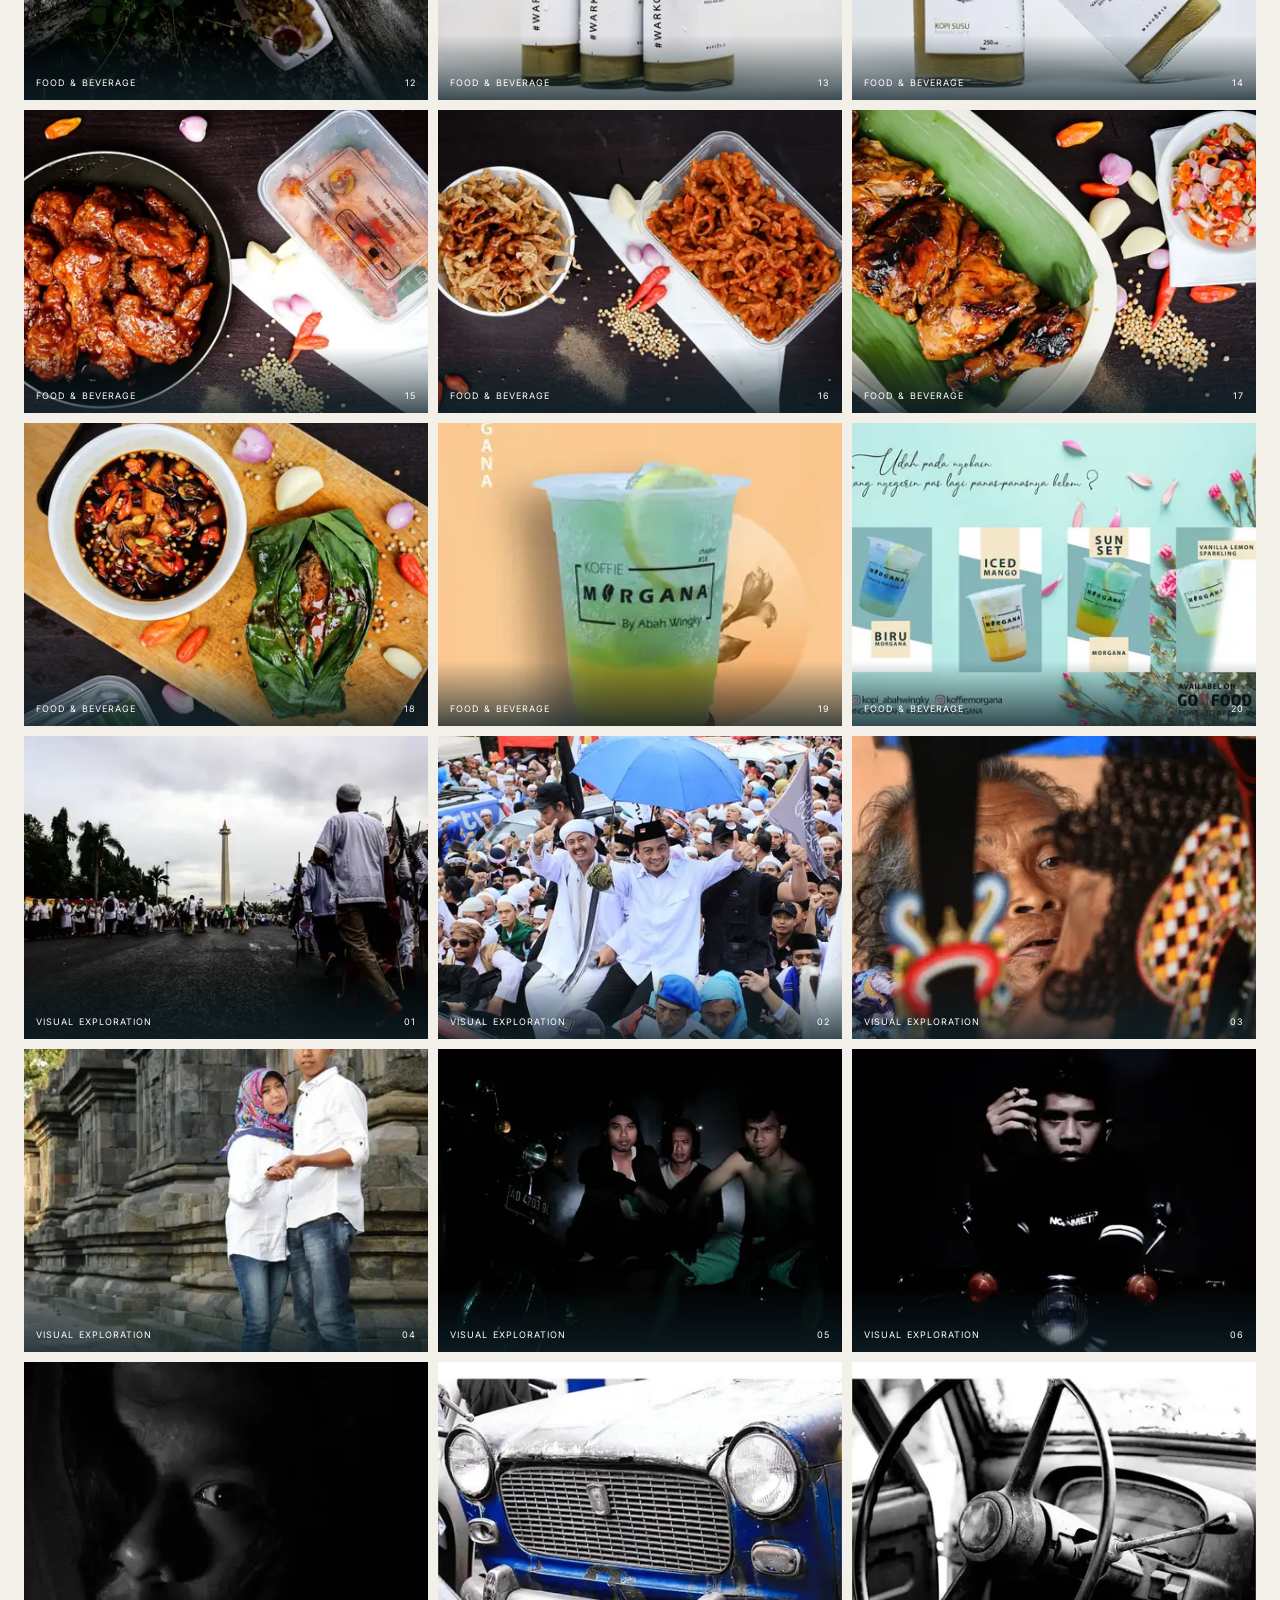
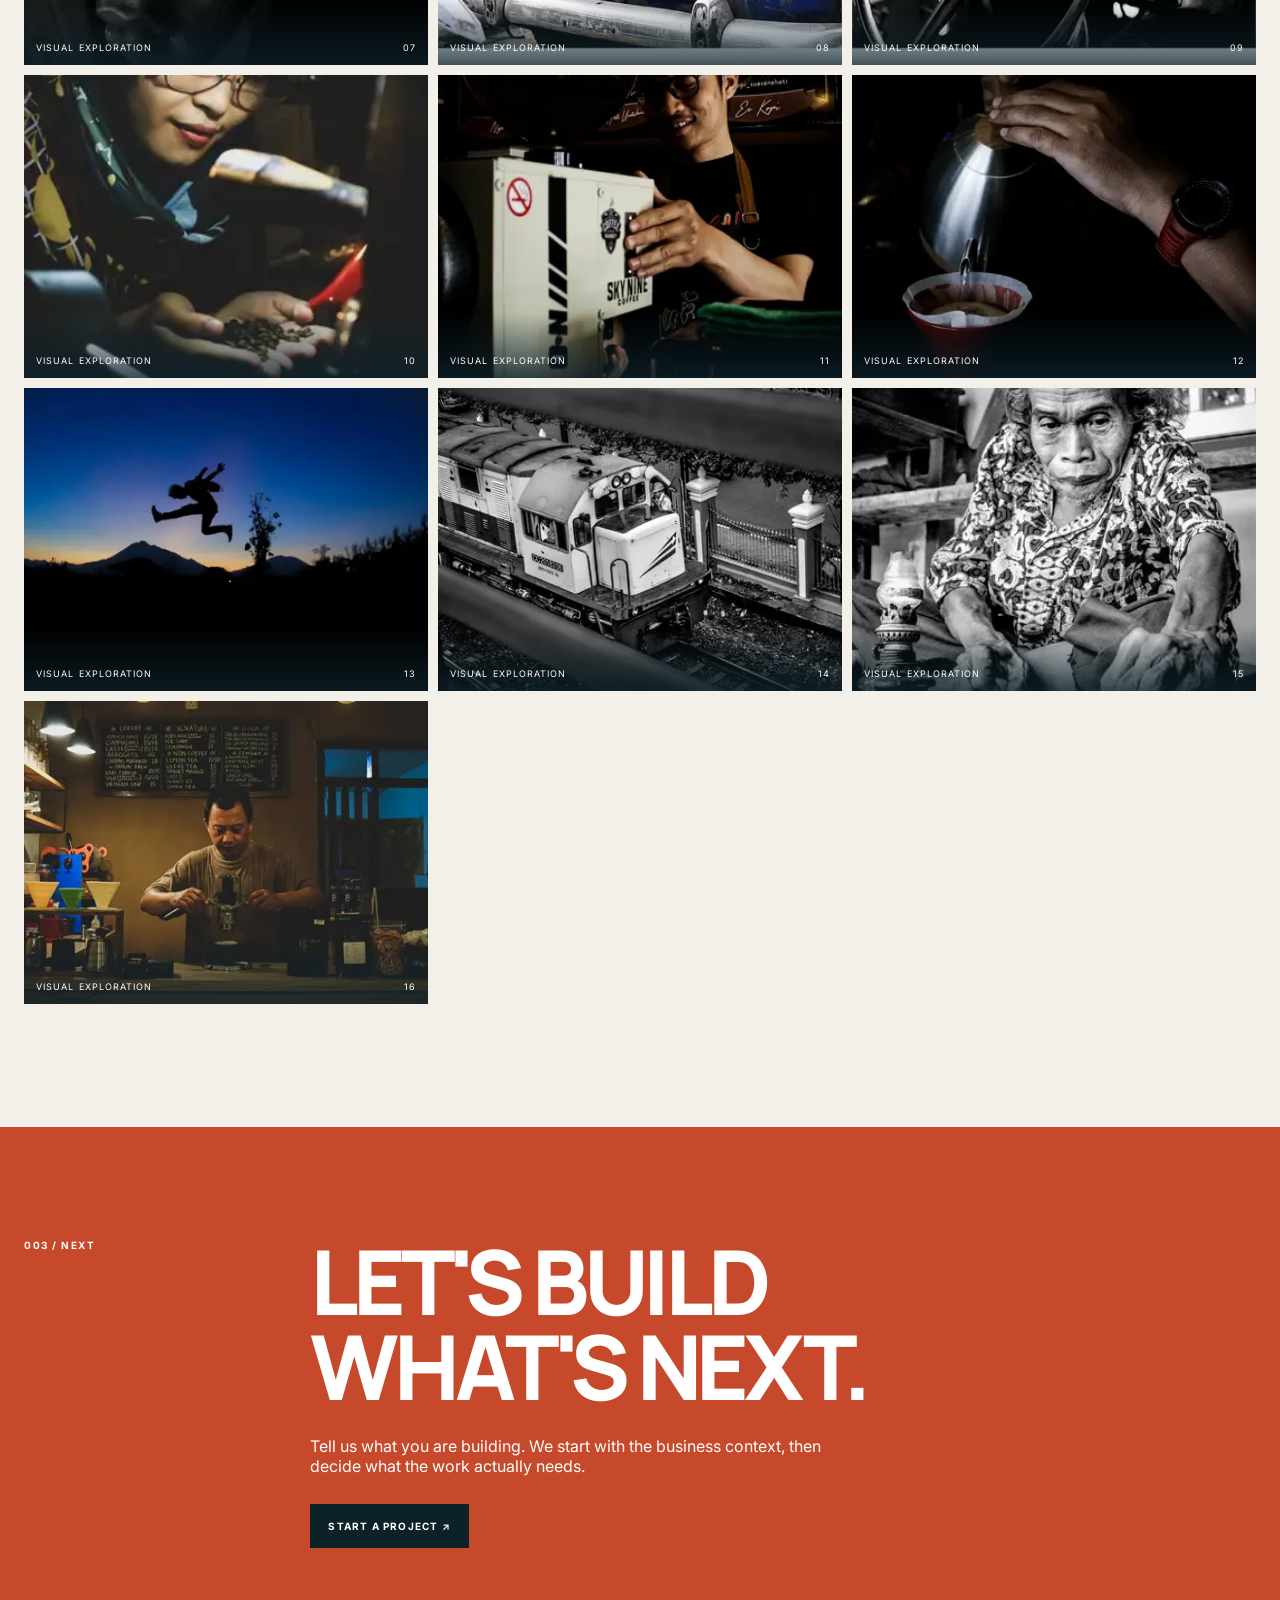
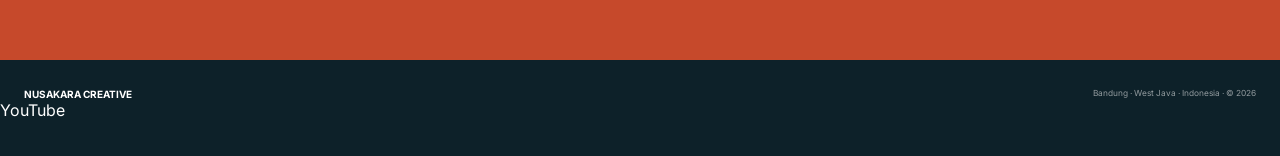
<file: portfolio/index.html>
<!doctype html><html lang="en"><head><meta charset="utf-8"><meta name="viewport" content="width=device-width,initial-scale=1"><meta name="theme-color" content="#0D2129"><title>Work & Case Studies — NUSAKARA CREATIVE</title><meta name="description" content="Selected work and documented case studies by NUSAKARA CREATIVE across digital growth, branding, commercial, food & beverage and digital execution."><link rel="canonical" href="https://nusakaracreative.github.io/nusakaracreative/portfolio/"><meta property="og:type" content="website"><meta property="og:url" content="https://nusakaracreative.github.io/nusakaracreative/portfolio/"><meta property="og:site_name" content="NUSAKARA CREATIVE"><meta property="og:title" content="Work & Case Studies — NUSAKARA CREATIVE"><meta property="og:description" content="Documented case study and selected visual work by NUSAKARA CREATIVE across digital growth, commercial, food & beverage, and visual production."><meta property="og:image" content="https://nusakaracreative.github.io/nusakaracreative/13.webp"><meta property="og:image:alt" content="Selected visual work by NUSAKARA CREATIVE"><meta name="twitter:card" content="summary_large_image"><meta name="twitter:title" content="Work & Case Studies — NUSAKARA CREATIVE"><meta name="twitter:description" content="Documented case studies and selected visual work by NUSAKARA CREATIVE."><meta name="twitter:image" content="https://nusakaracreative.github.io/nusakaracreative/13.webp"><meta name="twitter:image:alt" content="Selected visual work by NUSAKARA CREATIVE"><link rel="icon" type="image/png" href="../assets/NUSAKARA_YOUTUBE_PROFILE_OFFICIAL.png?v=20261009"><link rel="apple-touch-icon" href="../assets/NUSAKARA_YOUTUBE_PROFILE_OFFICIAL.png?v=20261009"><link rel="preconnect" href="https://fonts.googleapis.com"><link rel="preconnect" href="https://fonts.gstatic.com" crossorigin><link href="https://fonts.googleapis.com/css2?family=Manrope:wght@400;500;600;700;800;900&family=Inter:wght@400;500;600;700&display=swap" rel="stylesheet"><style>:root{--paper:#f3f0e9;--ink:#0d2129;--deep:#033040;--orange:#fa3e0b;--red:#c6492b;--muted:#5d696d;--line:rgba(13,33,41,.18);--max:1420px}
*{box-sizing:border-box}
html{scroll-behavior:smooth;scroll-padding-top:80px;overflow-x:hidden}
body{margin:0;background:var(--paper);color:var(--ink);font-family:"Inter",sans-serif;overflow-x:hidden}
a{color:inherit;text-decoration:none}img{display:block;width:100%}
a:focus-visible,button:focus-visible{outline:2px solid var(--orange);outline-offset:4px}
.wrap{width:min(calc(100% - 64px),var(--max));margin:auto}
.skip{position:fixed;z-index:100;top:12px;left:12px;transform:translateY(-150%);background:var(--ink);color:#fff;padding:10px 12px;font-size:12px}.skip:focus{transform:none}
header{position:sticky;top:0;z-index:20;background:rgba(243,240,233,.94);backdrop-filter:blur(16px);border-bottom:1px solid var(--line)}
.nav{height:78px;display:flex;align-items:center;justify-content:space-between}.brand{display:flex;align-items:center;gap:10px}.brand img{width:36px;height:36px;object-fit:contain}.brand strong{font:700 12px Manrope}.brand small{display:block;margin-top:4px;font-size:8px;letter-spacing:.12em;color:var(--muted)}.home{font-size:10px;font-weight:700;letter-spacing:.12em;text-transform:uppercase;border-bottom:1px solid var(--ink);padding-bottom:4px}
.hero{padding:86px 0 52px}.hero-grid{display:grid;grid-template-columns:minmax(0,58%) minmax(0,42%);align-items:end;gap:40px}.hero-copy{min-width:0}.eyebrow,.toolbar-label{font-size:10px;font-weight:700;letter-spacing:.15em;text-transform:uppercase}
.hero h1{margin:28px 0 0;font:800 clamp(72px,9.5vw,150px)/.9 Manrope;letter-spacing:-.065em;max-width:100%;overflow-wrap:anywhere}.hero h1 span{color:var(--orange)}
.intro{max-width:520px;font-size:17px;line-height:1.55;color:var(--muted);padding:0 0 22px 24px;align-self:end}
.stats{display:flex;flex-wrap:wrap;gap:48px;margin-top:54px;padding-top:18px;border-top:1px solid var(--line)}.stat{min-width:74px}.stat strong{display:block;font:800 38px/.95 Manrope;letter-spacing:-.03em}.stat span{display:block;margin-top:8px;font-size:9px;letter-spacing:.1em;color:var(--muted)}
.proof{padding:10px 0 78px}.proof-head{display:flex;justify-content:space-between;align-items:end;gap:30px;padding-bottom:18px;border-bottom:1px solid var(--line)}.proof-head h2{margin:0;font:800 clamp(44px,6vw,86px)/.94 Manrope;letter-spacing:-.055em;overflow-wrap:anywhere}.proof-intro{max-width:430px;color:var(--muted);font-size:15px;line-height:1.5}.case{margin-top:18px;border-top:1px solid var(--ink);border-bottom:1px solid var(--ink);display:grid;grid-template-columns:minmax(0,24%) minmax(0,51%) minmax(0,25%);min-height:250px}.case-meta{padding:22px 20px 22px 0;border-right:1px solid var(--line)}.case-meta strong{display:block;font:800 26px/.95 Manrope}.case-meta span{display:block;margin-top:8px;font-size:9px;line-height:1.5;letter-spacing:.1em;color:var(--muted);text-transform:uppercase}.case-body{padding:24px 28px}.case-body .tag{font-size:9px;font-weight:700;letter-spacing:.14em;color:var(--muted);text-transform:uppercase}.case-body h3{margin:18px 0 12px;font:800 clamp(34px,4vw,58px)/.96 Manrope;letter-spacing:-.045em;overflow-wrap:anywhere}.case-body p{max-width:620px;margin:0;color:var(--muted);line-height:1.5}.case-evidence{padding:22px 0 22px 24px;border-left:1px solid var(--line);display:flex;flex-direction:column;justify-content:space-between}.evidence-grid{display:grid;grid-template-columns:1fr 1fr;gap:14px}.evidence strong{display:block;font:800 27px/.95 Manrope}.evidence span{display:block;margin-top:5px;font-size:8px;letter-spacing:.08em;color:var(--muted);text-transform:uppercase}.case-link{display:inline-flex;align-items:center;align-self:flex-start;min-height:42px;padding:0 14px;background:var(--ink);color:#fff;font-size:9px;font-weight:700;letter-spacing:.12em;text-transform:uppercase}.archive{padding:26px 0 105px}.section-kicker{margin-bottom:18px}.archive-head{display:flex;justify-content:space-between;align-items:end;gap:30px;margin-bottom:18px}.archive-head p{margin:0;max-width:430px;color:var(--muted);font-size:14px;line-height:1.5}.toolbar{display:flex;justify-content:space-between;align-items:center;gap:25px;padding:16px 0;border-top:1px solid var(--line);border-bottom:1px solid var(--line)}.filters{display:flex;flex-wrap:wrap;justify-content:flex-end;gap:7px}.filters button{appearance:none;border:1px solid var(--line);background:transparent;color:var(--ink);min-height:44px;padding:8px 14px;font:700 10px "Inter";letter-spacing:.1em;cursor:pointer}.filters button.active,.filters button:hover{background:var(--ink);color:#fff;border-color:var(--ink)}.status{margin:13px 0 0;font-size:11px;color:var(--muted)}
.gallery{columns:3 300px;column-gap:12px;margin-top:24px}.photo{display:inline-block;width:100%;margin:0 0 12px;break-inside:avoid;position:relative;overflow:hidden;background:var(--deep)}.photo img{height:auto;transition:transform .5s ease}.photo .label{position:absolute;left:0;right:0;bottom:0;padding:30px 13px 12px;color:#fff;background:linear-gradient(transparent,rgba(0,0,0,.7));font-size:9px;letter-spacing:.12em;text-transform:uppercase;display:flex;justify-content:space-between;gap:12px}.photo:hover img{transform:scale(1.025)}.photo.is-hidden{display:none}
.closing{background:var(--red);color:#fff;padding:90px 0}.closing-grid{display:grid;grid-template-columns:minmax(0,22%) minmax(0,78%);gap:35px}.closing h2{margin:0;font:800 clamp(58px,8vw,120px)/.94 Manrope;letter-spacing:-.06em;overflow-wrap:anywhere}.closing p{max-width:520px;color:rgba(255,255,255,.82);margin:28px 0}.closing a{display:inline-flex;min-height:44px;align-items:center;background:var(--ink);padding:0 18px;font-size:10px;font-weight:700;letter-spacing:.12em;text-transform:uppercase}
.footer{background:var(--ink);color:#fff;padding:28px 0}.footer-row{display:flex;justify-content:space-between;font-size:10px}.footer small{color:rgba(255,255,255,.5)}
@media(max-width:900px){.proof-head{display:block}.proof-intro{margin-top:18px}.case{grid-template-columns:1fr}.case-meta{border-right:0;border-bottom:1px solid var(--line);padding:18px 0}.case-body{padding:22px 0}.case-evidence{border-left:0;border-top:1px solid var(--line);padding:18px 0}.case-link{margin-top:20px}.archive-head{display:block}.archive-head p{margin-top:14px}.wrap{width:min(calc(100% - 40px),var(--max))}.hero{padding:70px 0 48px}.hero-grid,.closing-grid{grid-template-columns:1fr}.intro{padding:26px 0 0;max-width:620px}.hero h1{font-size:clamp(76px,15vw,132px);white-space:normal}.intro{padding:26px 0 0;max-width:620px}.toolbar{align-items:flex-start;flex-direction:column}.filters{justify-content:flex-start}.gallery{columns:2 260px}}
@media(max-width:560px){.proof{padding-bottom:58px}.case-body h3{font-size:38px}.evidence strong{font-size:24px}.wrap{width:calc(100% - 28px)}.nav{height:68px}.brand img{width:32px;height:32px}.brand small{font-size:7px}.hero{padding:58px 0 42px}.hero h1{font-size:21vw;line-height:.82;letter-spacing:-.065em}.intro{font-size:16px}.stats{gap:22px;margin-top:42px}.stat strong{font-size:32px}.filters{width:100%;overflow:auto;flex-wrap:nowrap;scrollbar-width:none}.filters::-webkit-scrollbar{display:none}.filters button{flex:0 0 auto}.gallery{columns:2 140px;column-gap:7px}.photo{margin-bottom:7px}.closing{padding:75px 0}.closing h2{font-size:clamp(48px,13vw,70px)}.footer-row{display:block}.footer small{display:block;margin-top:8px}}
@media(prefers-reduced-motion:reduce){html{scroll-behavior:auto}.photo img{transition:none}}
@media (max-width:1100px){
  .hero-grid{grid-template-columns:minmax(0,1fr);gap:24px}
  .hero h1{max-width:900px}
  .intro{padding-left:0}
  .case{grid-template-columns:minmax(0,28%) minmax(0,47%) minmax(0,25%)}
}
@media (max-width:800px){
  .wrap{width:min(calc(100% - 40px),var(--max))}
  .hero{padding-top:62px}
  .hero h1{font-size:clamp(68px,15vw,120px);line-height:.92}
  .stats{gap:28px;margin-top:44px}
  .case{grid-template-columns:1fr}
  .case-meta,.case-body,.case-evidence{min-width:0}
  .proof-head h2{font-size:clamp(48px,11vw,76px)}
  .closing h2{font-size:clamp(50px,12vw,82px)}
}
@media (max-width:520px){
  .wrap{width:calc(100% - 28px)}
  .hero{padding-top:46px}
  .hero h1{font-size:20vw;line-height:.9;letter-spacing:-.06em}
  .intro{font-size:15px;line-height:1.55}
  .stats{gap:20px;margin-top:36px}
  .stat strong{font-size:30px}
  .proof-head h2{font-size:clamp(42px,13vw,64px)}
  .case-body h3{font-size:34px;line-height:.98}
  .closing h2{font-size:clamp(44px,13vw,68px)}
  .toolbar{gap:14px}
}

/* Accessibility hardening: WCAG AA contrast on CTA surface */
.closing p{color:#fff}
.client-logo{width:190px;height:auto;background:transparent;display:flex;align-items:center;justify-content:flex-start;overflow:visible;margin-bottom:28px}.client-logo img{width:100%;height:auto;display:block;object-fit:contain;object-position:left center;mix-blend-mode:multiply}.client-logo.jaya{width:110px}.case-meta .client-logo{width:150px;height:auto;min-height:32px;margin-bottom:18px}.case-meta .client-logo.jaya{width:82px}.case-meta .client-logo.imworks{width:150px}@media(max-width:560px){.client-logo{width:170px}.case-meta .client-logo{width:130px}.case-meta .client-logo.jaya{width:74px}}</style><script type="application/ld+json">{"@context":"https://schema.org","@graph":[{"@type":"CollectionPage","@id":"https://nusakaracreative.github.io/nusakaracreative/portfolio/#page","url":"https://nusakaracreative.github.io/nusakaracreative/portfolio/","name":"Work & Case Studies — NUSAKARA CREATIVE","description":"Selected work and documented case studies by NUSAKARA CREATIVE.","isPartOf":{"@type":"WebSite","url":"https://nusakaracreative.github.io/nusakaracreative/"}},{"@type":"BreadcrumbList","itemListElement":[{"@type":"ListItem","position":1,"name":"NUSAKARA CREATIVE","item":"https://nusakaracreative.github.io/nusakaracreative/"},{"@type":"ListItem","position":2,"name":"Work & Case Studies","item":"https://nusakaracreative.github.io/nusakaracreative/portfolio/"}]}]}</script><link rel="stylesheet" href="../assets/css/design-system.css?v=20261008">
</head><body class="portfolio-page"><a class="skip" href="#main">Skip to content</a><header><div class="wrap nav"><a class="brand" href="../" aria-label="NUSAKARA CREATIVE"><img src="../assets/NUSAKARA_MASTER_LOGO_READY_TO_USE.png" alt="NUSAKARA CREATIVE official logo"></a><div class="portfolio-nav-actions"><a class="home" href="../">← HOME</a><a class="home" href="../brand-kit/">BRAND KIT ↗</a></div></div></header><main id="main"><section class="hero"><div class="wrap hero-grid"><div class="hero-copy"><div class="eyebrow">001 / WORK &amp; CASE STUDIES</div><h1>SELECTED<br><span>WORK.</span></h1></div><div class="intro">Case studies show how we think and work; selected work shows the range of our visual output. Where full project documentation is not available, we keep the presentation focused on the work itself.</div></div><div class="wrap stats"><div class="stat"><strong>04</strong><span>CASE STUDIES</span></div><div class="stat"><strong>46</strong><span>SELECTED WORKS</span></div><div class="stat"><strong>03</strong><span>VISUAL CATEGORIES</span></div></div></section><section class="proof"><div class="wrap"><div class="eyebrow section-kicker">002 / CASE STUDIES</div><div class="proof-head"><h2>CASE<br>STUDIES.</h2><div class="proof-intro">Each case study shows the context, approach, execution, and available evidence. We keep documented facts distinct from interpretation.</div></div><article class="case"><div class="case-meta"><div class="client-logo imworks"><img src="../assets/clients/imworks.svg" alt="IMWORKS logo"></div><strong>IMWORKS</strong><span>NUSAKARA × IMWORKS<br>INTEGRATED COMMUNICATION<br>BRAND · COMPANY PROFILE · DIGITAL</span></div><div class="case-body"><div class="tag">CASE STUDY / BRAND & COMMUNICATION</div><h3>From capability to clarity.</h3><p>Research, positioning, communication strategy, company profile, content and social media direction built from a blank communication foundation.</p><a class="case-link" href="../work/imworks/">VIEW CASE STUDY ↗</a></div><div class="case-evidence"><div class="evidence-grid"><div class="evidence"><strong>01</strong><span>Case study</span></div><div class="evidence"><strong>07</strong><span>Scope areas</span></div><div class="evidence"><strong>06</strong><span>Process stages</span></div><div class="evidence"><strong>04</strong><span>Capability pillars</span></div></div><span style="font-size:9px;line-height:1.4;color:var(--muted)">Positioning: Creative Strategy & Experience<br>Operating idea: One Team. One Flow.</span></div></article><article class="case boemi-case"><div class="case-meta"><div class="client-logo boemi-wordmark">BOEMI</div><strong>BOEMI</strong><span>NUSAKARA × BOEMI<br>VENTURE BUILDING · PRODUCT · DIGITAL<br>BUSINESS SYSTEM</span></div><div class="case-body"><div class="tag">CASE STUDY / VENTURE & DIGITAL PRODUCT</div><h3>From idle capital to an operating business.</h3><p>NUSAKARA originated the business concept, shaped the operating model, opened distributor access and built the digital operating system that supports BOEMI's used-smartphone business.</p><a class="case-link" href="../work/boemi/">VIEW CASE STUDY ↗</a></div><div class="case-evidence"><div class="evidence-grid"><div class="evidence"><strong>01</strong><span>Business concept</span></div><div class="evidence"><strong>01</strong><span>Operating model</span></div><div class="evidence"><strong>01</strong><span>Digital platform</span></div><div class="evidence"><strong>ONGOING</strong><span>Build status</span></div></div><span style="font-size:9px;line-height:1.4;color:var(--muted)">Business venture initiated by NUSAKARA<br>Digital system remains under active development.</span></div></article><article class="case"><div class="case-meta"><div class="client-logo"><div style="font:800 25px/.9 Manrope;letter-spacing:-.06em;color:var(--ink);text-transform:uppercase">ALBAASEL<br>INDONESIA</div></div><strong>ALBAASEL INDONESIA</strong><span>NUSAKARA × ALBAASEL INDONESIA<br>STRATEGY · MANAGEMENT · DIGITAL<br>EXPANSION DEVELOPMENT</span></div><div class="case-body"><div class="tag">CASE STUDY / 003</div><h3>From crisis to growth.</h3><p>Organizational reset, strategic direction, management, digital marketing, content and the development of Albaasel Cimahi from the ground up.</p><a class="case-link" href="../work/albaasel-indonesia/">VIEW CASE STUDY ↗</a></div><div class="case-evidence"><div class="evidence-grid"><div class="evidence"><strong>7%</strong><span>Cimahi development</span></div><div class="evidence"><strong>28+</strong><span>Potential students</span></div><div class="evidence"><strong>06</strong><span>Role areas</span></div><div class="evidence"><strong>ONGOING</strong><span>Project status</span></div></div><span style="font-size:9px;line-height:1.4;color:var(--muted)">Early market validation · Albaasel Cimahi<br>Development is ongoing.</span></div></article><article class="case"><div class="case-meta"><div class="client-logo jaya"><img src="../assets/clients/jaya-mediacell.svg" alt="Jaya Mediacell logo"></div><strong>JAYA MEDIACELL</strong><span>NUSAKARA × JAYA MEDIACELL<br>22 AUG — 13 SEP 2026<br>DIGITAL MARKETING · SOCIAL MEDIA</span></div><div class="case-body"><div class="tag">CASE STUDY / 004</div><h3>Building a digital foundation from an early business stage.</h3><p>The initial focus covered digital positioning, content systems, platform management, audience growth and the journey from social media to business contact. Data is presented for the documented reporting period.</p><a class="case-link" href="../work/jaya-mediacell/">VIEW CASE STUDY ↗</a></div><div class="case-evidence"><div class="evidence-grid"><div class="evidence"><strong>62.9K</strong><span>Organic reach</span></div><div class="evidence"><strong>100.6K</strong><span>Impressions</span></div><div class="evidence"><strong>1,402</strong><span>Total interactions</span></div><div class="evidence"><strong>7.82%</strong><span>Interaction rate</span></div></div><span style="font-size:9px;line-height:1.4;color:var(--muted)">Instagram: 640 followers · TikTok: 1,268 followers<br>Reporting period: 22 Aug–13 Sep 2026.</span></div></article></div></section><section class="archive" id="projects"><div class="wrap"><div class="archive-head"><div><div class="eyebrow section-kicker">003 / SELECTED WORK</div><div class="toolbar-label">SELECTED WORK</div></div><p>Not every project needs a full case study. This selection shows the range of visual work where a full case study is not presented.</p></div><div class="toolbar"><span class="toolbar-label">BROWSE</span><div class="filters" role="group" aria-label="Filter visual work"><button type="button" class="active" data-filter="all" aria-pressed="true">ALL / 46</button><button type="button" data-filter="commercial" aria-pressed="false">COMMERCIAL / 10</button><button type="button" data-filter="food" aria-pressed="false">FOOD &amp; BEVERAGE / 20</button><button type="button" data-filter="hunting" aria-pressed="false">VISUAL EXPLORATION / 16</button></div></div><div class="status" id="status" aria-live="polite">46 selected works shown</div><div class="gallery" id="gallery"><figure class="photo" data-category="commercial"><img src="../01-800.webp" srcset="../01-480.webp 480w,../01-800.webp 800w,../01-1200.webp 1200w" sizes="(max-width:520px) 50vw,(max-width:900px) 50vw,33vw" alt="NUSAKARA CREATIVE — COMMERCIAL visual work 01" loading="lazy" decoding="async"><figcaption class="label"><span>COMMERCIAL</span><span>01</span></figcaption></figure><figure class="photo" data-category="commercial"><img src="../02-800.webp" srcset="../02-480.webp 480w,../02-800.webp 800w,../02-1200.webp 1200w" sizes="(max-width:520px) 50vw,(max-width:900px) 50vw,33vw" alt="NUSAKARA CREATIVE — COMMERCIAL visual work 02" loading="lazy" decoding="async"><figcaption class="label"><span>COMMERCIAL</span><span>02</span></figcaption></figure><figure class="photo" data-category="commercial"><img src="../03-800.webp" srcset="../03-480.webp 480w,../03-800.webp 800w,../03-1200.webp 1200w" sizes="(max-width:520px) 50vw,(max-width:900px) 50vw,33vw" alt="NUSAKARA CREATIVE — COMMERCIAL visual work 03" loading="lazy" decoding="async"><figcaption class="label"><span>COMMERCIAL</span><span>03</span></figcaption></figure><figure class="photo" data-category="commercial"><img src="../04-800.webp" srcset="../04-480.webp 480w,../04-800.webp 800w,../04-1200.webp 1200w" sizes="(max-width:520px) 50vw,(max-width:900px) 50vw,33vw" alt="NUSAKARA CREATIVE — COMMERCIAL visual work 04" loading="lazy" decoding="async"><figcaption class="label"><span>COMMERCIAL</span><span>04</span></figcaption></figure><figure class="photo" data-category="commercial"><img src="../05-800.webp" srcset="../05-480.webp 480w,../05-800.webp 800w,../05-1200.webp 1200w" sizes="(max-width:520px) 50vw,(max-width:900px) 50vw,33vw" alt="NUSAKARA CREATIVE — COMMERCIAL visual work 05" loading="lazy" decoding="async"><figcaption class="label"><span>COMMERCIAL</span><span>05</span></figcaption></figure><figure class="photo" data-category="commercial"><img src="../06-800.webp" srcset="../06-480.webp 480w,../06-800.webp 800w,../06-1200.webp 1200w" sizes="(max-width:520px) 50vw,(max-width:900px) 50vw,33vw" alt="NUSAKARA CREATIVE — COMMERCIAL visual work 06" loading="lazy" decoding="async"><figcaption class="label"><span>COMMERCIAL</span><span>06</span></figcaption></figure><figure class="photo" data-category="commercial"><img src="../07-800.webp" srcset="../07-480.webp 480w,../07-800.webp 800w,../07-1200.webp 1200w" sizes="(max-width:520px) 50vw,(max-width:900px) 50vw,33vw" alt="NUSAKARA CREATIVE — COMMERCIAL visual work 07" loading="lazy" decoding="async"><figcaption class="label"><span>COMMERCIAL</span><span>07</span></figcaption></figure><figure class="photo" data-category="commercial"><img src="../08-800.webp" srcset="../08-480.webp 480w,../08-800.webp 800w,../08-1200.webp 1200w" sizes="(max-width:520px) 50vw,(max-width:900px) 50vw,33vw" alt="NUSAKARA CREATIVE — COMMERCIAL visual work 08" loading="lazy" decoding="async"><figcaption class="label"><span>COMMERCIAL</span><span>08</span></figcaption></figure><figure class="photo" data-category="commercial"><img src="../12-800.webp" srcset="../12-480.webp 480w,../12-800.webp 800w,../12-1200.webp 1200w" sizes="(max-width:520px) 50vw,(max-width:900px) 50vw,33vw" alt="NUSAKARA CREATIVE — COMMERCIAL visual work 12" loading="lazy" decoding="async"><figcaption class="label"><span>COMMERCIAL</span><span>12</span></figcaption></figure><figure class="photo" data-category="commercial"><img src="../13-800.webp" srcset="../13-480.webp 480w,../13-800.webp 800w,../13-1200.webp 1200w" sizes="(max-width:520px) 50vw,(max-width:900px) 50vw,33vw" alt="NUSAKARA CREATIVE — COMMERCIAL visual work 13" loading="lazy" decoding="async"><figcaption class="label"><span>COMMERCIAL</span><span>13</span></figcaption></figure><figure class="photo" data-category="food"><img src="../assets/portfolio/food-beverage/01-800.webp" srcset="../assets/portfolio/food-beverage/01-480.webp 480w,../assets/portfolio/food-beverage/01-800.webp 800w,../assets/portfolio/food-beverage/01-1200.webp 1200w" sizes="(max-width:520px) 50vw,(max-width:900px) 50vw,33vw" alt="NUSAKARA CREATIVE — FOOD & BEVERAGE visual work 01" loading="lazy" decoding="async"><figcaption class="label"><span>FOOD & BEVERAGE</span><span>01</span></figcaption></figure><figure class="photo" data-category="food"><img src="../assets/portfolio/food-beverage/02-800.webp" srcset="../assets/portfolio/food-beverage/02-480.webp 480w,../assets/portfolio/food-beverage/02-800.webp 800w,../assets/portfolio/food-beverage/02-1200.webp 1200w" sizes="(max-width:520px) 50vw,(max-width:900px) 50vw,33vw" alt="NUSAKARA CREATIVE — FOOD & BEVERAGE visual work 02" loading="lazy" decoding="async"><figcaption class="label"><span>FOOD & BEVERAGE</span><span>02</span></figcaption></figure><figure class="photo" data-category="food"><img src="../assets/portfolio/food-beverage/03-800.webp" srcset="../assets/portfolio/food-beverage/03-480.webp 480w,../assets/portfolio/food-beverage/03-800.webp 800w,../assets/portfolio/food-beverage/03-1200.webp 1200w" sizes="(max-width:520px) 50vw,(max-width:900px) 50vw,33vw" alt="NUSAKARA CREATIVE — FOOD & BEVERAGE visual work 03" loading="lazy" decoding="async"><figcaption class="label"><span>FOOD & BEVERAGE</span><span>03</span></figcaption></figure><figure class="photo" data-category="food"><img src="../assets/portfolio/food-beverage/04-800.webp" srcset="../assets/portfolio/food-beverage/04-480.webp 480w,../assets/portfolio/food-beverage/04-800.webp 800w,../assets/portfolio/food-beverage/04-1200.webp 1200w" sizes="(max-width:520px) 50vw,(max-width:900px) 50vw,33vw" alt="NUSAKARA CREATIVE — FOOD & BEVERAGE visual work 04" loading="lazy" decoding="async"><figcaption class="label"><span>FOOD & BEVERAGE</span><span>04</span></figcaption></figure><figure class="photo" data-category="food"><img src="../assets/portfolio/food-beverage/05-800.webp" srcset="../assets/portfolio/food-beverage/05-480.webp 480w,../assets/portfolio/food-beverage/05-800.webp 800w,../assets/portfolio/food-beverage/05-1200.webp 1200w" sizes="(max-width:520px) 50vw,(max-width:900px) 50vw,33vw" alt="NUSAKARA CREATIVE — FOOD & BEVERAGE visual work 05" loading="lazy" decoding="async"><figcaption class="label"><span>FOOD & BEVERAGE</span><span>05</span></figcaption></figure><figure class="photo" data-category="food"><img src="../assets/portfolio/food-beverage/06-800.webp" srcset="../assets/portfolio/food-beverage/06-480.webp 480w,../assets/portfolio/food-beverage/06-800.webp 800w,../assets/portfolio/food-beverage/06-1200.webp 1200w" sizes="(max-width:520px) 50vw,(max-width:900px) 50vw,33vw" alt="NUSAKARA CREATIVE — FOOD & BEVERAGE visual work 06" loading="lazy" decoding="async"><figcaption class="label"><span>FOOD & BEVERAGE</span><span>06</span></figcaption></figure><figure class="photo" data-category="food"><img src="../assets/portfolio/food-beverage/07-800.webp" srcset="../assets/portfolio/food-beverage/07-480.webp 480w,../assets/portfolio/food-beverage/07-800.webp 800w,../assets/portfolio/food-beverage/07-1200.webp 1200w" sizes="(max-width:520px) 50vw,(max-width:900px) 50vw,33vw" alt="NUSAKARA CREATIVE — FOOD & BEVERAGE visual work 07" loading="lazy" decoding="async"><figcaption class="label"><span>FOOD & BEVERAGE</span><span>07</span></figcaption></figure><figure class="photo" data-category="food"><img src="../assets/portfolio/food-beverage/08-800.webp" srcset="../assets/portfolio/food-beverage/08-480.webp 480w,../assets/portfolio/food-beverage/08-800.webp 800w,../assets/portfolio/food-beverage/08-1200.webp 1200w" sizes="(max-width:520px) 50vw,(max-width:900px) 50vw,33vw" alt="NUSAKARA CREATIVE — FOOD & BEVERAGE visual work 08" loading="lazy" decoding="async"><figcaption class="label"><span>FOOD & BEVERAGE</span><span>08</span></figcaption></figure><figure class="photo" data-category="food"><img src="../assets/portfolio/food-beverage/09-800.webp" srcset="../assets/portfolio/food-beverage/09-480.webp 480w,../assets/portfolio/food-beverage/09-800.webp 800w,../assets/portfolio/food-beverage/09-1200.webp 1200w" sizes="(max-width:520px) 50vw,(max-width:900px) 50vw,33vw" alt="NUSAKARA CREATIVE — FOOD & BEVERAGE visual work 09" loading="lazy" decoding="async"><figcaption class="label"><span>FOOD & BEVERAGE</span><span>09</span></figcaption></figure><figure class="photo" data-category="food"><img src="../assets/portfolio/food-beverage/10-800.webp" srcset="../assets/portfolio/food-beverage/10-480.webp 480w,../assets/portfolio/food-beverage/10-800.webp 800w,../assets/portfolio/food-beverage/10-1200.webp 1200w" sizes="(max-width:520px) 50vw,(max-width:900px) 50vw,33vw" alt="NUSAKARA CREATIVE — FOOD & BEVERAGE visual work 10" loading="lazy" decoding="async"><figcaption class="label"><span>FOOD & BEVERAGE</span><span>10</span></figcaption></figure><figure class="photo" data-category="food"><img src="../assets/portfolio/food-beverage/11-800.webp" srcset="../assets/portfolio/food-beverage/11-480.webp 480w,../assets/portfolio/food-beverage/11-800.webp 800w,../assets/portfolio/food-beverage/11-1200.webp 1200w" sizes="(max-width:520px) 50vw,(max-width:900px) 50vw,33vw" alt="NUSAKARA CREATIVE — FOOD & BEVERAGE visual work 11" loading="lazy" decoding="async"><figcaption class="label"><span>FOOD & BEVERAGE</span><span>11</span></figcaption></figure><figure class="photo" data-category="food"><img src="../assets/portfolio/food-beverage/12-800.webp" srcset="../assets/portfolio/food-beverage/12-480.webp 480w,../assets/portfolio/food-beverage/12-800.webp 800w,../assets/portfolio/food-beverage/12-1200.webp 1200w" sizes="(max-width:520px) 50vw,(max-width:900px) 50vw,33vw" alt="NUSAKARA CREATIVE — FOOD & BEVERAGE visual work 12" loading="lazy" decoding="async"><figcaption class="label"><span>FOOD & BEVERAGE</span><span>12</span></figcaption></figure><figure class="photo" data-category="food"><img src="../assets/portfolio/food-beverage/13-800.webp" srcset="../assets/portfolio/food-beverage/13-480.webp 480w,../assets/portfolio/food-beverage/13-800.webp 800w,../assets/portfolio/food-beverage/13-1200.webp 1200w" sizes="(max-width:520px) 50vw,(max-width:900px) 50vw,33vw" alt="NUSAKARA CREATIVE — FOOD & BEVERAGE visual work 13" loading="lazy" decoding="async"><figcaption class="label"><span>FOOD & BEVERAGE</span><span>13</span></figcaption></figure><figure class="photo" data-category="food"><img src="../assets/portfolio/food-beverage/14-800.webp" srcset="../assets/portfolio/food-beverage/14-480.webp 480w,../assets/portfolio/food-beverage/14-800.webp 800w,../assets/portfolio/food-beverage/14-1200.webp 1200w" sizes="(max-width:520px) 50vw,(max-width:900px) 50vw,33vw" alt="NUSAKARA CREATIVE — FOOD & BEVERAGE visual work 14" loading="lazy" decoding="async"><figcaption class="label"><span>FOOD & BEVERAGE</span><span>14</span></figcaption></figure><figure class="photo" data-category="food"><img src="../assets/portfolio/food-beverage/15-800.webp" srcset="../assets/portfolio/food-beverage/15-480.webp 480w,../assets/portfolio/food-beverage/15-800.webp 800w,../assets/portfolio/food-beverage/15-1200.webp 1200w" sizes="(max-width:520px) 50vw,(max-width:900px) 50vw,33vw" alt="NUSAKARA CREATIVE — FOOD & BEVERAGE visual work 15" loading="lazy" decoding="async"><figcaption class="label"><span>FOOD & BEVERAGE</span><span>15</span></figcaption></figure><figure class="photo" data-category="food"><img src="../assets/portfolio/food-beverage/16-800.webp" srcset="../assets/portfolio/food-beverage/16-480.webp 480w,../assets/portfolio/food-beverage/16-800.webp 800w,../assets/portfolio/food-beverage/16-1200.webp 1200w" sizes="(max-width:520px) 50vw,(max-width:900px) 50vw,33vw" alt="NUSAKARA CREATIVE — FOOD & BEVERAGE visual work 16" loading="lazy" decoding="async"><figcaption class="label"><span>FOOD & BEVERAGE</span><span>16</span></figcaption></figure><figure class="photo" data-category="food"><img src="../assets/portfolio/food-beverage/17-800.webp" srcset="../assets/portfolio/food-beverage/17-480.webp 480w,../assets/portfolio/food-beverage/17-800.webp 800w,../assets/portfolio/food-beverage/17-1200.webp 1200w" sizes="(max-width:520px) 50vw,(max-width:900px) 50vw,33vw" alt="NUSAKARA CREATIVE — FOOD & BEVERAGE visual work 17" loading="lazy" decoding="async"><figcaption class="label"><span>FOOD & BEVERAGE</span><span>17</span></figcaption></figure><figure class="photo" data-category="food"><img src="../assets/portfolio/food-beverage/18-800.webp" srcset="../assets/portfolio/food-beverage/18-480.webp 480w,../assets/portfolio/food-beverage/18-800.webp 800w,../assets/portfolio/food-beverage/18-1200.webp 1200w" sizes="(max-width:520px) 50vw,(max-width:900px) 50vw,33vw" alt="NUSAKARA CREATIVE — FOOD & BEVERAGE visual work 18" loading="lazy" decoding="async"><figcaption class="label"><span>FOOD & BEVERAGE</span><span>18</span></figcaption></figure><figure class="photo" data-category="food"><img src="../assets/portfolio/food-beverage/19-800.webp" srcset="../assets/portfolio/food-beverage/19-480.webp 480w,../assets/portfolio/food-beverage/19-800.webp 800w,../assets/portfolio/food-beverage/19-1200.webp 1200w" sizes="(max-width:520px) 50vw,(max-width:900px) 50vw,33vw" alt="NUSAKARA CREATIVE — FOOD & BEVERAGE visual work 19" loading="lazy" decoding="async"><figcaption class="label"><span>FOOD & BEVERAGE</span><span>19</span></figcaption></figure><figure class="photo" data-category="food"><img src="../assets/portfolio/food-beverage/20-800.webp" srcset="../assets/portfolio/food-beverage/20-480.webp 480w,../assets/portfolio/food-beverage/20-800.webp 800w,../assets/portfolio/food-beverage/20-1200.webp 1200w" sizes="(max-width:520px) 50vw,(max-width:900px) 50vw,33vw" alt="NUSAKARA CREATIVE — FOOD & BEVERAGE visual work 20" loading="lazy" decoding="async"><figcaption class="label"><span>FOOD & BEVERAGE</span><span>20</span></figcaption></figure><figure class="photo" data-category="hunting"><img src="../assets/portfolio/hunting/01-800.webp" srcset="../assets/portfolio/hunting/01-480.webp 480w,../assets/portfolio/hunting/01-800.webp 800w,../assets/portfolio/hunting/01-1200.webp 1200w" sizes="(max-width:520px) 50vw,(max-width:900px) 50vw,33vw" alt="NUSAKARA CREATIVE — VISUAL EXPLORATION visual work 01" loading="lazy" decoding="async"><figcaption class="label"><span>VISUAL EXPLORATION</span><span>01</span></figcaption></figure><figure class="photo" data-category="hunting"><img src="../assets/portfolio/hunting/02-800.webp" srcset="../assets/portfolio/hunting/02-480.webp 480w,../assets/portfolio/hunting/02-800.webp 800w,../assets/portfolio/hunting/02-1200.webp 1200w" sizes="(max-width:520px) 50vw,(max-width:900px) 50vw,33vw" alt="NUSAKARA CREATIVE — VISUAL EXPLORATION visual work 02" loading="lazy" decoding="async"><figcaption class="label"><span>VISUAL EXPLORATION</span><span>02</span></figcaption></figure><figure class="photo" data-category="hunting"><img src="../assets/portfolio/hunting/03-800.webp" srcset="../assets/portfolio/hunting/03-480.webp 480w,../assets/portfolio/hunting/03-800.webp 800w,../assets/portfolio/hunting/03-1200.webp 1200w" sizes="(max-width:520px) 50vw,(max-width:900px) 50vw,33vw" alt="NUSAKARA CREATIVE — VISUAL EXPLORATION visual work 03" loading="lazy" decoding="async"><figcaption class="label"><span>VISUAL EXPLORATION</span><span>03</span></figcaption></figure><figure class="photo" data-category="hunting"><img src="../assets/portfolio/hunting/04-800.webp" srcset="../assets/portfolio/hunting/04-480.webp 480w,../assets/portfolio/hunting/04-800.webp 800w,../assets/portfolio/hunting/04-1200.webp 1200w" sizes="(max-width:520px) 50vw,(max-width:900px) 50vw,33vw" alt="NUSAKARA CREATIVE — VISUAL EXPLORATION visual work 04" loading="lazy" decoding="async"><figcaption class="label"><span>VISUAL EXPLORATION</span><span>04</span></figcaption></figure><figure class="photo" data-category="hunting"><img src="../assets/portfolio/hunting/05-800.webp" srcset="../assets/portfolio/hunting/05-480.webp 480w,../assets/portfolio/hunting/05-800.webp 800w,../assets/portfolio/hunting/05-1200.webp 1200w" sizes="(max-width:520px) 50vw,(max-width:900px) 50vw,33vw" alt="NUSAKARA CREATIVE — VISUAL EXPLORATION visual work 05" loading="lazy" decoding="async"><figcaption class="label"><span>VISUAL EXPLORATION</span><span>05</span></figcaption></figure><figure class="photo" data-category="hunting"><img src="../assets/portfolio/hunting/06-800.webp" srcset="../assets/portfolio/hunting/06-480.webp 480w,../assets/portfolio/hunting/06-800.webp 800w,../assets/portfolio/hunting/06-1200.webp 1200w" sizes="(max-width:520px) 50vw,(max-width:900px) 50vw,33vw" alt="NUSAKARA CREATIVE — VISUAL EXPLORATION visual work 06" loading="lazy" decoding="async"><figcaption class="label"><span>VISUAL EXPLORATION</span><span>06</span></figcaption></figure><figure class="photo" data-category="hunting"><img src="../assets/portfolio/hunting/07-800.webp" srcset="../assets/portfolio/hunting/07-480.webp 480w,../assets/portfolio/hunting/07-800.webp 800w,../assets/portfolio/hunting/07-1200.webp 1200w" sizes="(max-width:520px) 50vw,(max-width:900px) 50vw,33vw" alt="NUSAKARA CREATIVE — VISUAL EXPLORATION visual work 07" loading="lazy" decoding="async"><figcaption class="label"><span>VISUAL EXPLORATION</span><span>07</span></figcaption></figure><figure class="photo" data-category="hunting"><img src="../assets/portfolio/hunting/08-800.webp" srcset="../assets/portfolio/hunting/08-480.webp 480w,../assets/portfolio/hunting/08-800.webp 800w,../assets/portfolio/hunting/08-1200.webp 1200w" sizes="(max-width:520px) 50vw,(max-width:900px) 50vw,33vw" alt="NUSAKARA CREATIVE — VISUAL EXPLORATION visual work 08" loading="lazy" decoding="async"><figcaption class="label"><span>VISUAL EXPLORATION</span><span>08</span></figcaption></figure><figure class="photo" data-category="hunting"><img src="../assets/portfolio/hunting/09-800.webp" srcset="../assets/portfolio/hunting/09-480.webp 480w,../assets/portfolio/hunting/09-800.webp 800w,../assets/portfolio/hunting/09-1200.webp 1200w" sizes="(max-width:520px) 50vw,(max-width:900px) 50vw,33vw" alt="NUSAKARA CREATIVE — VISUAL EXPLORATION visual work 09" loading="lazy" decoding="async"><figcaption class="label"><span>VISUAL EXPLORATION</span><span>09</span></figcaption></figure><figure class="photo" data-category="hunting"><img src="../assets/portfolio/hunting/10-800.webp" srcset="../assets/portfolio/hunting/10-480.webp 480w,../assets/portfolio/hunting/10-800.webp 800w,../assets/portfolio/hunting/10-1200.webp 1200w" sizes="(max-width:520px) 50vw,(max-width:900px) 50vw,33vw" alt="NUSAKARA CREATIVE — VISUAL EXPLORATION visual work 10" loading="lazy" decoding="async"><figcaption class="label"><span>VISUAL EXPLORATION</span><span>10</span></figcaption></figure><figure class="photo" data-category="hunting"><img src="../assets/portfolio/hunting/11-800.webp" srcset="../assets/portfolio/hunting/11-480.webp 480w,../assets/portfolio/hunting/11-800.webp 800w,../assets/portfolio/hunting/11-1200.webp 1200w" sizes="(max-width:520px) 50vw,(max-width:900px) 50vw,33vw" alt="NUSAKARA CREATIVE — VISUAL EXPLORATION visual work 11" loading="lazy" decoding="async"><figcaption class="label"><span>VISUAL EXPLORATION</span><span>11</span></figcaption></figure><figure class="photo" data-category="hunting"><img src="../assets/portfolio/hunting/12-800.webp" srcset="../assets/portfolio/hunting/12-480.webp 480w,../assets/portfolio/hunting/12-800.webp 800w,../assets/portfolio/hunting/12-1200.webp 1200w" sizes="(max-width:520px) 50vw,(max-width:900px) 50vw,33vw" alt="NUSAKARA CREATIVE — VISUAL EXPLORATION visual work 12" loading="lazy" decoding="async"><figcaption class="label"><span>VISUAL EXPLORATION</span><span>12</span></figcaption></figure><figure class="photo" data-category="hunting"><img src="../assets/portfolio/hunting/13-800.webp" srcset="../assets/portfolio/hunting/13-480.webp 480w,../assets/portfolio/hunting/13-800.webp 800w,../assets/portfolio/hunting/13-1200.webp 1200w" sizes="(max-width:520px) 50vw,(max-width:900px) 50vw,33vw" alt="NUSAKARA CREATIVE — VISUAL EXPLORATION visual work 13" loading="lazy" decoding="async"><figcaption class="label"><span>VISUAL EXPLORATION</span><span>13</span></figcaption></figure><figure class="photo" data-category="hunting"><img src="../assets/portfolio/hunting/14-800.webp" srcset="../assets/portfolio/hunting/14-480.webp 480w,../assets/portfolio/hunting/14-800.webp 800w,../assets/portfolio/hunting/14-1200.webp 1200w" sizes="(max-width:520px) 50vw,(max-width:900px) 50vw,33vw" alt="NUSAKARA CREATIVE — VISUAL EXPLORATION visual work 14" loading="lazy" decoding="async"><figcaption class="label"><span>VISUAL EXPLORATION</span><span>14</span></figcaption></figure><figure class="photo" data-category="hunting"><img src="../assets/portfolio/hunting/15-800.webp" srcset="../assets/portfolio/hunting/15-480.webp 480w,../assets/portfolio/hunting/15-800.webp 800w,../assets/portfolio/hunting/15-1200.webp 1200w" sizes="(max-width:520px) 50vw,(max-width:900px) 50vw,33vw" alt="NUSAKARA CREATIVE — VISUAL EXPLORATION visual work 15" loading="lazy" decoding="async"><figcaption class="label"><span>VISUAL EXPLORATION</span><span>15</span></figcaption></figure><figure class="photo" data-category="hunting"><img src="../assets/portfolio/hunting/16-800.webp" srcset="../assets/portfolio/hunting/16-480.webp 480w,../assets/portfolio/hunting/16-800.webp 800w,../assets/portfolio/hunting/16-1200.webp 1200w" sizes="(max-width:520px) 50vw,(max-width:900px) 50vw,33vw" alt="NUSAKARA CREATIVE — VISUAL EXPLORATION visual work 16" loading="lazy" decoding="async"><figcaption class="label"><span>VISUAL EXPLORATION</span><span>16</span></figcaption></figure></div></div></section><section class="closing"><div class="wrap closing-grid"><div class="eyebrow" style="color:#fff">003 / NEXT</div><div><h2>LET'S BUILD<br>WHAT'S NEXT.</h2><p>Tell us what you are building. We start with the business context, then decide what the work actually needs.</p><a href="https://wa.me/6282312493330?text=Hello%20NUSAKARA%20CREATIVE.%20I%27d%20like%20to%20discuss%20a%20project.%20Business%3A%20%5Bname%5D%20%7C%20Objective%3A%20%5Bwhat%20needs%20to%20change%5D%20%7C%20Scope%3A%20%5Bproject%5D%20%7C%20Timeline%3A%20%5Bwhen%5D" target="_blank" rel="noopener" aria-label="Contact NUSAKARA CREATIVE via WhatsApp">START A PROJECT ↗</a></div></div></section></main><footer class="footer"><div class="wrap footer-row"><strong>NUSAKARA CREATIVE</strong><small>Bandung · West Java · Indonesia · © 2026</small></div><a href="https://www.youtube.com/@Nusakaracreative" target="_blank" rel="noopener noreferrer" aria-label="NUSAKARA CREATIVE on YouTube">YouTube</a></footer><script>
const gallery=document.getElementById('gallery'),status=document.getElementById('status'),items=[...gallery.querySelectorAll('.photo')];
function render(filter='all'){
  let visible=0;
  items.forEach(item=>{
    const show=filter==='all'||item.dataset.category===filter;
    item.classList.toggle('is-hidden',!show);
    if(show) visible++;
  });
  status.textContent=visible+' selected works shown';
}
document.querySelectorAll('[data-filter]').forEach(btn=>btn.addEventListener('click',()=>{
  document.querySelectorAll('[data-filter]').forEach(b=>{b.classList.remove('active');b.setAttribute('aria-pressed','false')});
  btn.classList.add('active');btn.setAttribute('aria-pressed','true');render(btn.dataset.filter);
}));
render();
</script><style>
/* FINAL PORTFOLIO ART DIRECTION — editorial, ordered, non-template */
.portfolio-page .wrap{width:min(calc(100% - 48px),var(--max,1280px))}
.portfolio-page .portfolio-nav-actions{display:flex;align-items:center;gap:22px}
.portfolio-page .brand img{width:190px!important;height:auto!important;max-width:190px}
.portfolio-page .hero{padding:104px 0 58px}
.portfolio-page .hero-grid{grid-template-columns:minmax(0,1fr) minmax(320px,520px);gap:72px}
.portfolio-page .hero h1{max-width:900px}
.portfolio-page .stats{margin-top:64px;gap:64px}
.portfolio-page .proof{padding-top:24px}
.portfolio-page .case{min-height:0;grid-template-columns:minmax(170px,23%) minmax(0,52%) minmax(230px,25%);margin-top:0;border-top:0}
.portfolio-page .case + .case{border-top:1px solid var(--line)}
.portfolio-page .case-meta,.portfolio-page .case-body,.portfolio-page .case-evidence{padding-top:30px;padding-bottom:30px}
.portfolio-page .case-body h3{max-width:650px}
.portfolio-page .archive{padding-top:96px}
.portfolio-page .toolbar{position:relative}
.portfolio-page .gallery{display:grid;grid-template-columns:repeat(3,minmax(0,1fr));gap:10px;margin-top:18px;columns:auto}
.portfolio-page .photo{position:relative;margin:0;break-inside:initial;overflow:hidden;aspect-ratio:4/3;background:var(--soft)}
.portfolio-page .photo img{display:block;width:100%;height:100%;object-fit:cover;transition:transform .45s cubic-bezier(.2,.7,.2,1)}
.portfolio-page .photo .label{inset:auto 0 0;padding:42px 12px 12px;background:linear-gradient(transparent,rgba(13,33,41,.78));}
.portfolio-page .closing{margin-top:18px}
@media(max-width:900px){
 .portfolio-page .wrap{width:min(calc(100% - 40px),var(--max,1280px))}
 .portfolio-page .hero{padding-top:72px}
 .portfolio-page .hero-grid{grid-template-columns:1fr;gap:24px}
 .portfolio-page .case{grid-template-columns:1fr}
 .portfolio-page .case-meta,.portfolio-page .case-body,.portfolio-page .case-evidence{padding:22px 0}
 .portfolio-page .case + .case{border-top:1px solid var(--line)}
 .portfolio-page .gallery{grid-template-columns:repeat(2,minmax(0,1fr))}
}
@media(max-width:560px){
 .portfolio-page .wrap{width:calc(100% - 28px)}
 .portfolio-page .portfolio-nav-actions{gap:14px}
 .portfolio-page .portfolio-nav-actions .home{font-size:8px}
 .portfolio-page .brand img{width:155px!important;max-width:155px}
 .portfolio-page .hero{padding:54px 0 42px}
 .portfolio-page .hero h1{font-size:20vw;line-height:.86}
 .portfolio-page .stats{gap:24px;margin-top:42px}
 .portfolio-page .gallery{gap:7px;margin-top:14px}
 .portfolio-page .photo{aspect-ratio:1/1}
}
</style>
</body>
</html>
</file>
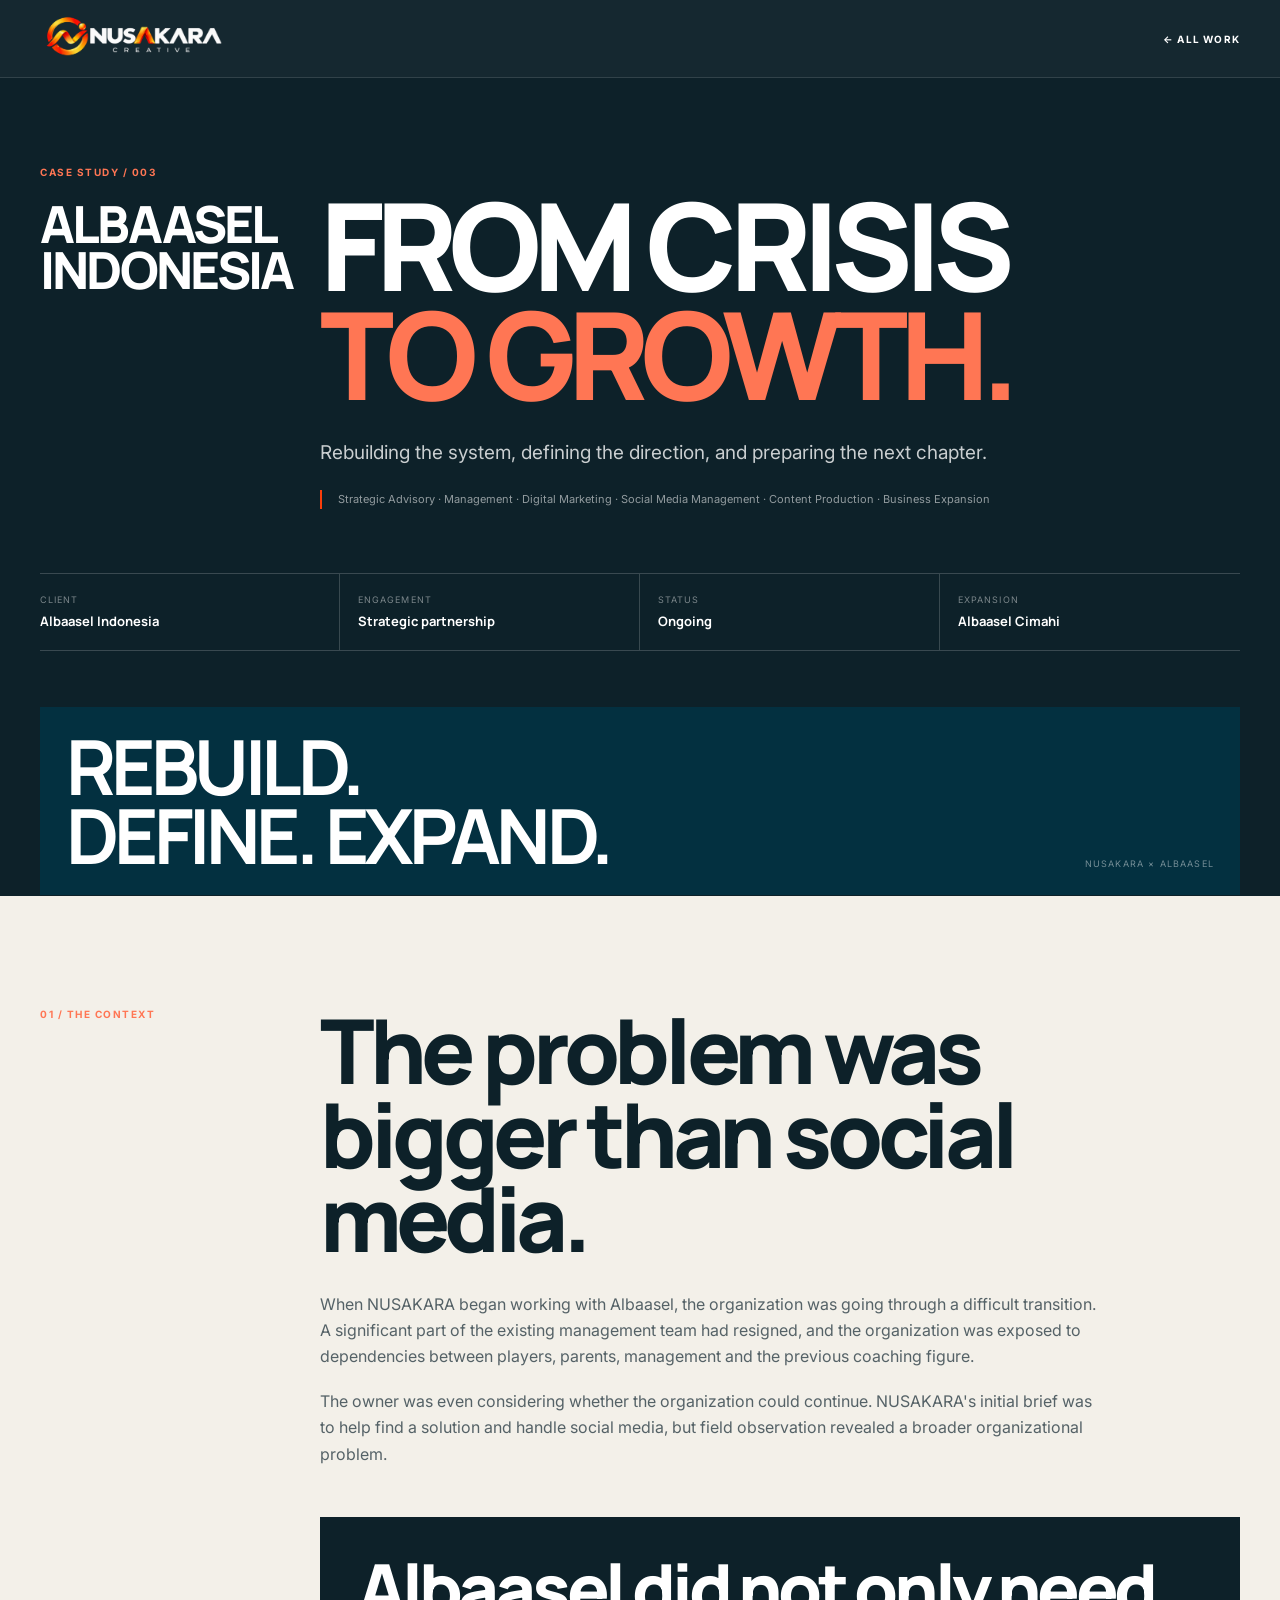
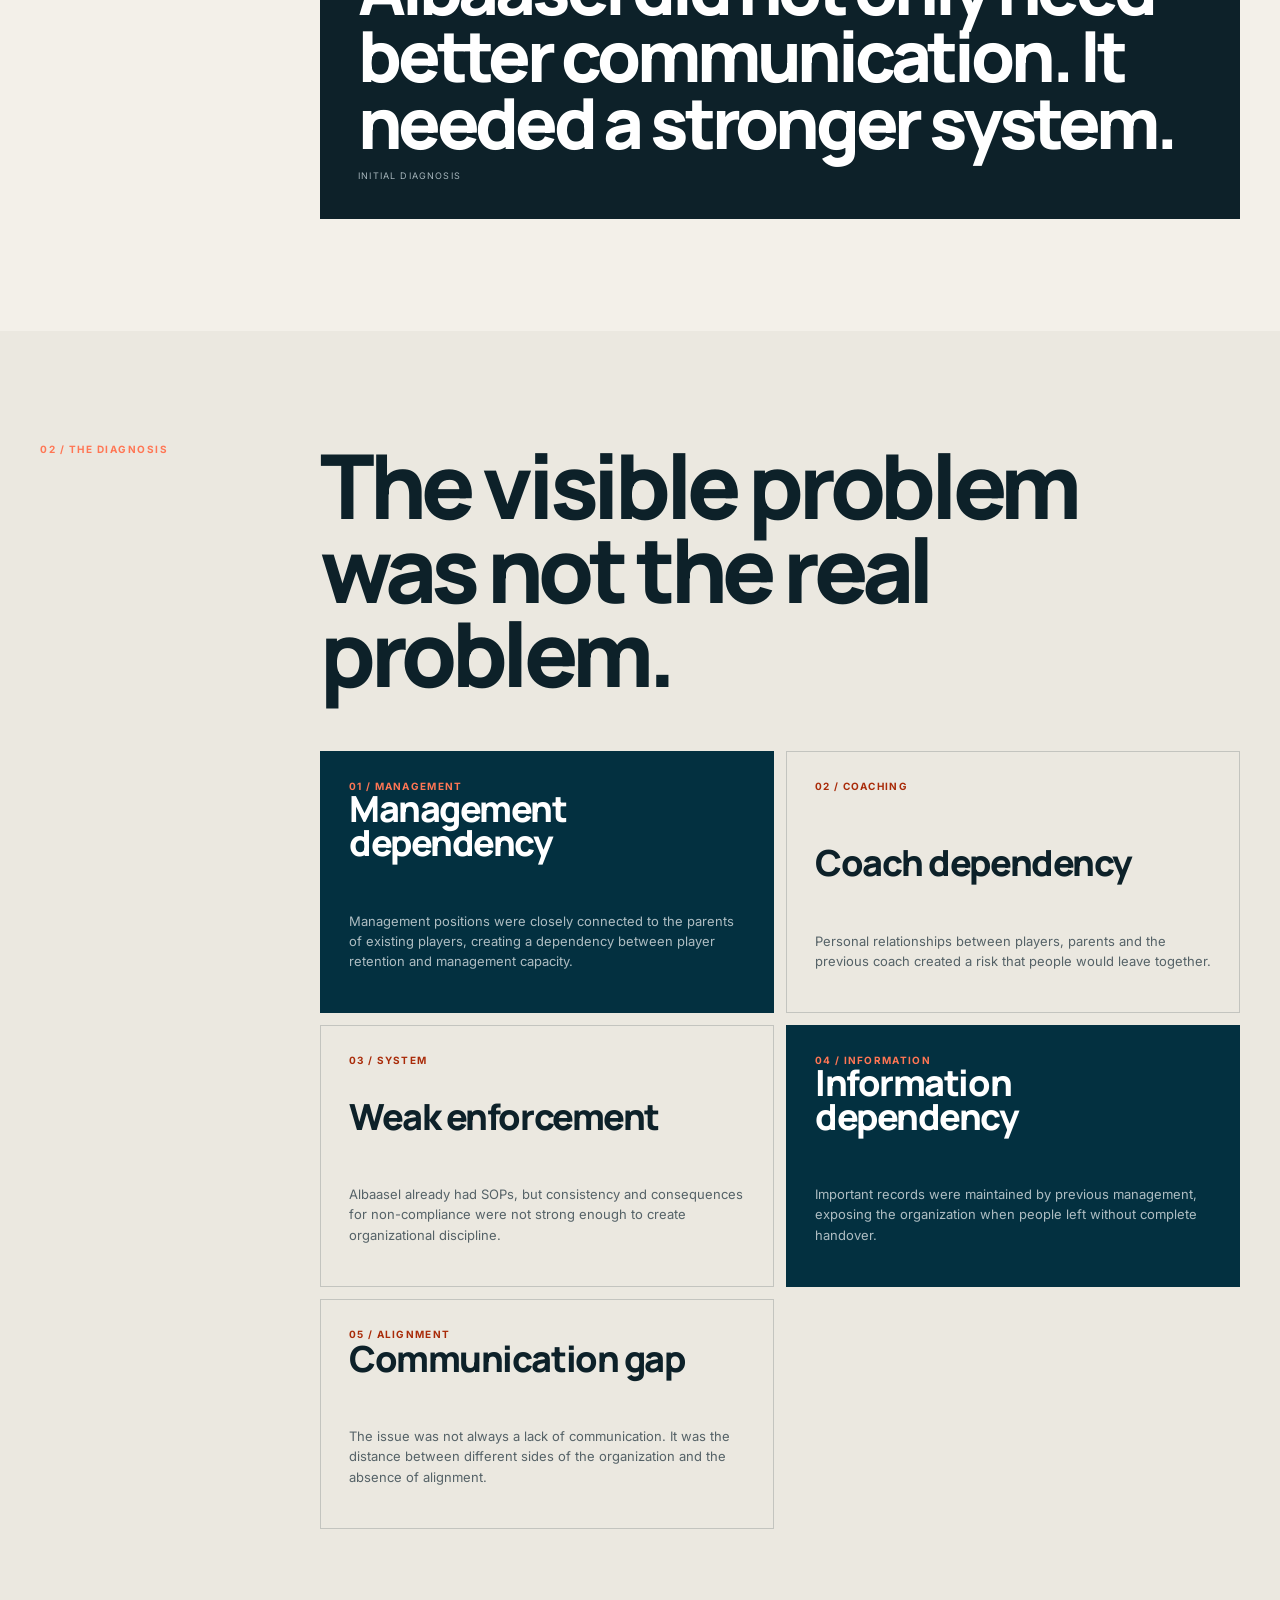
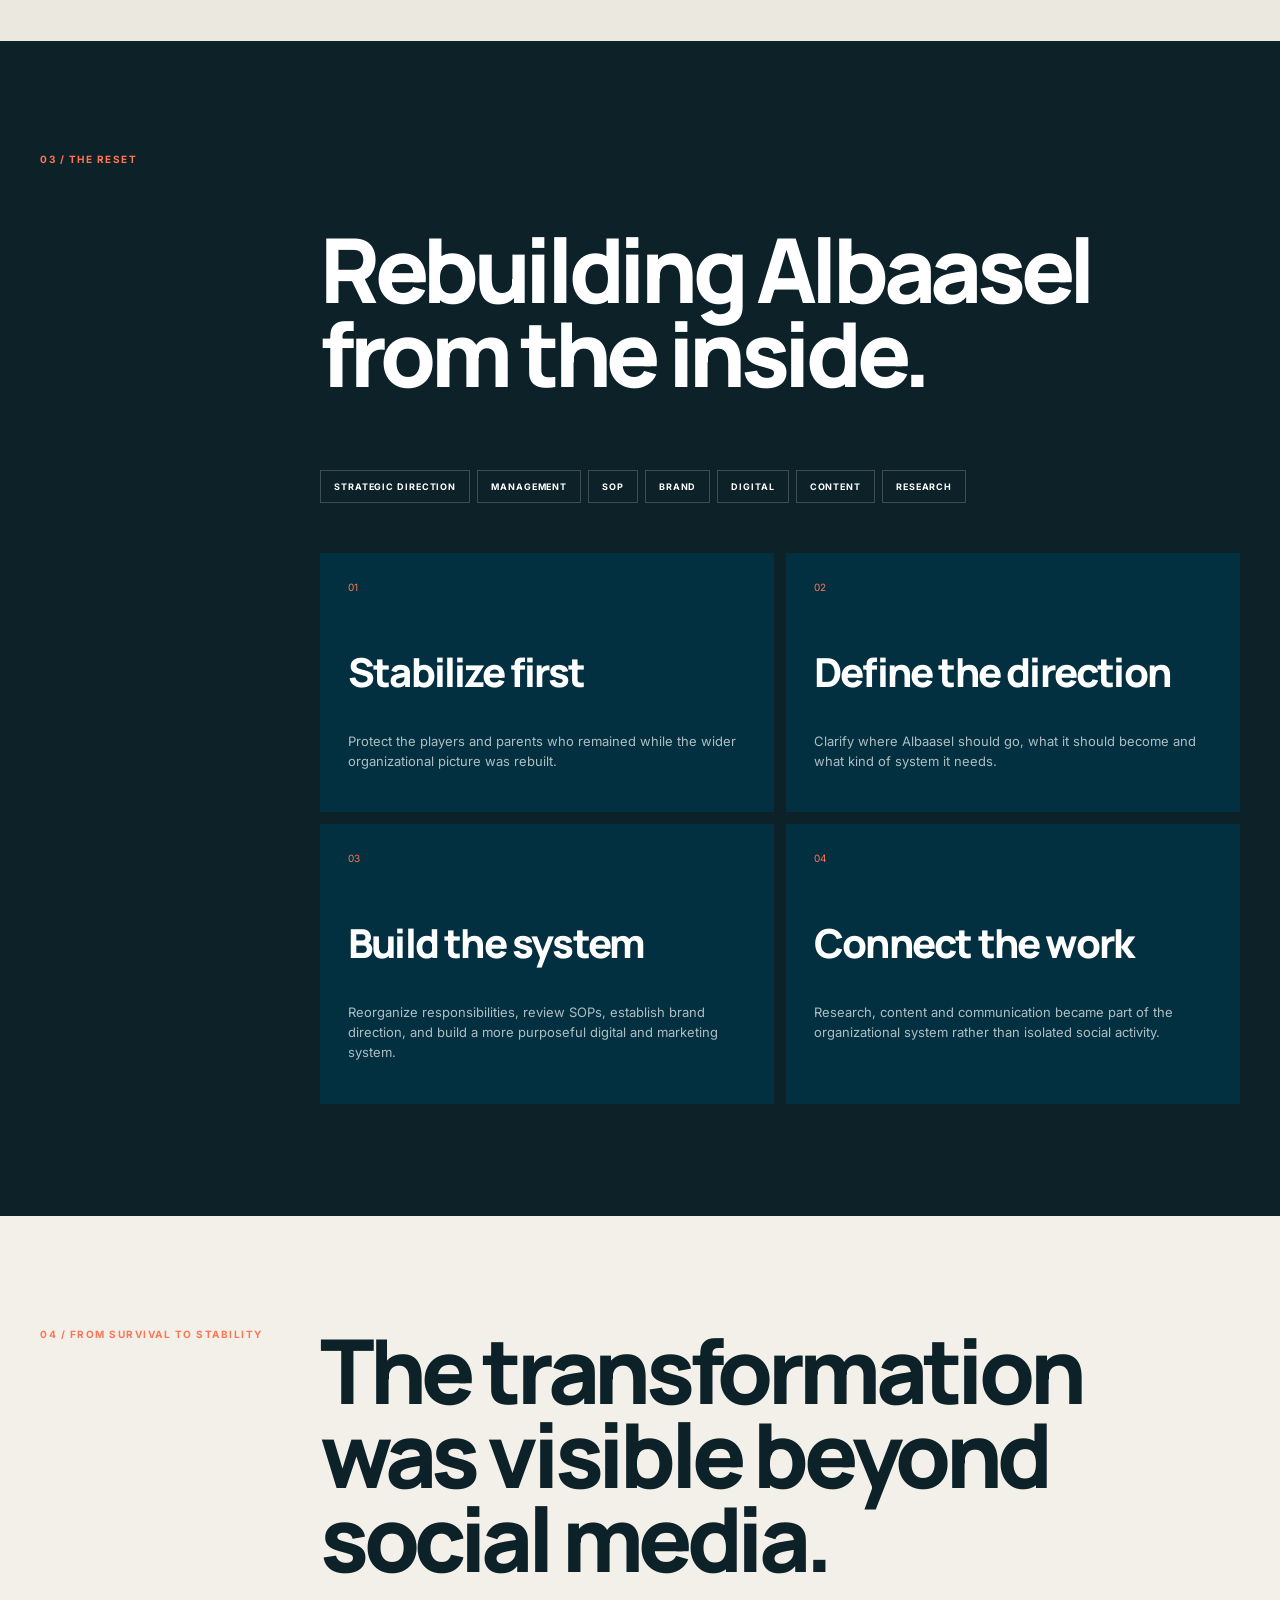
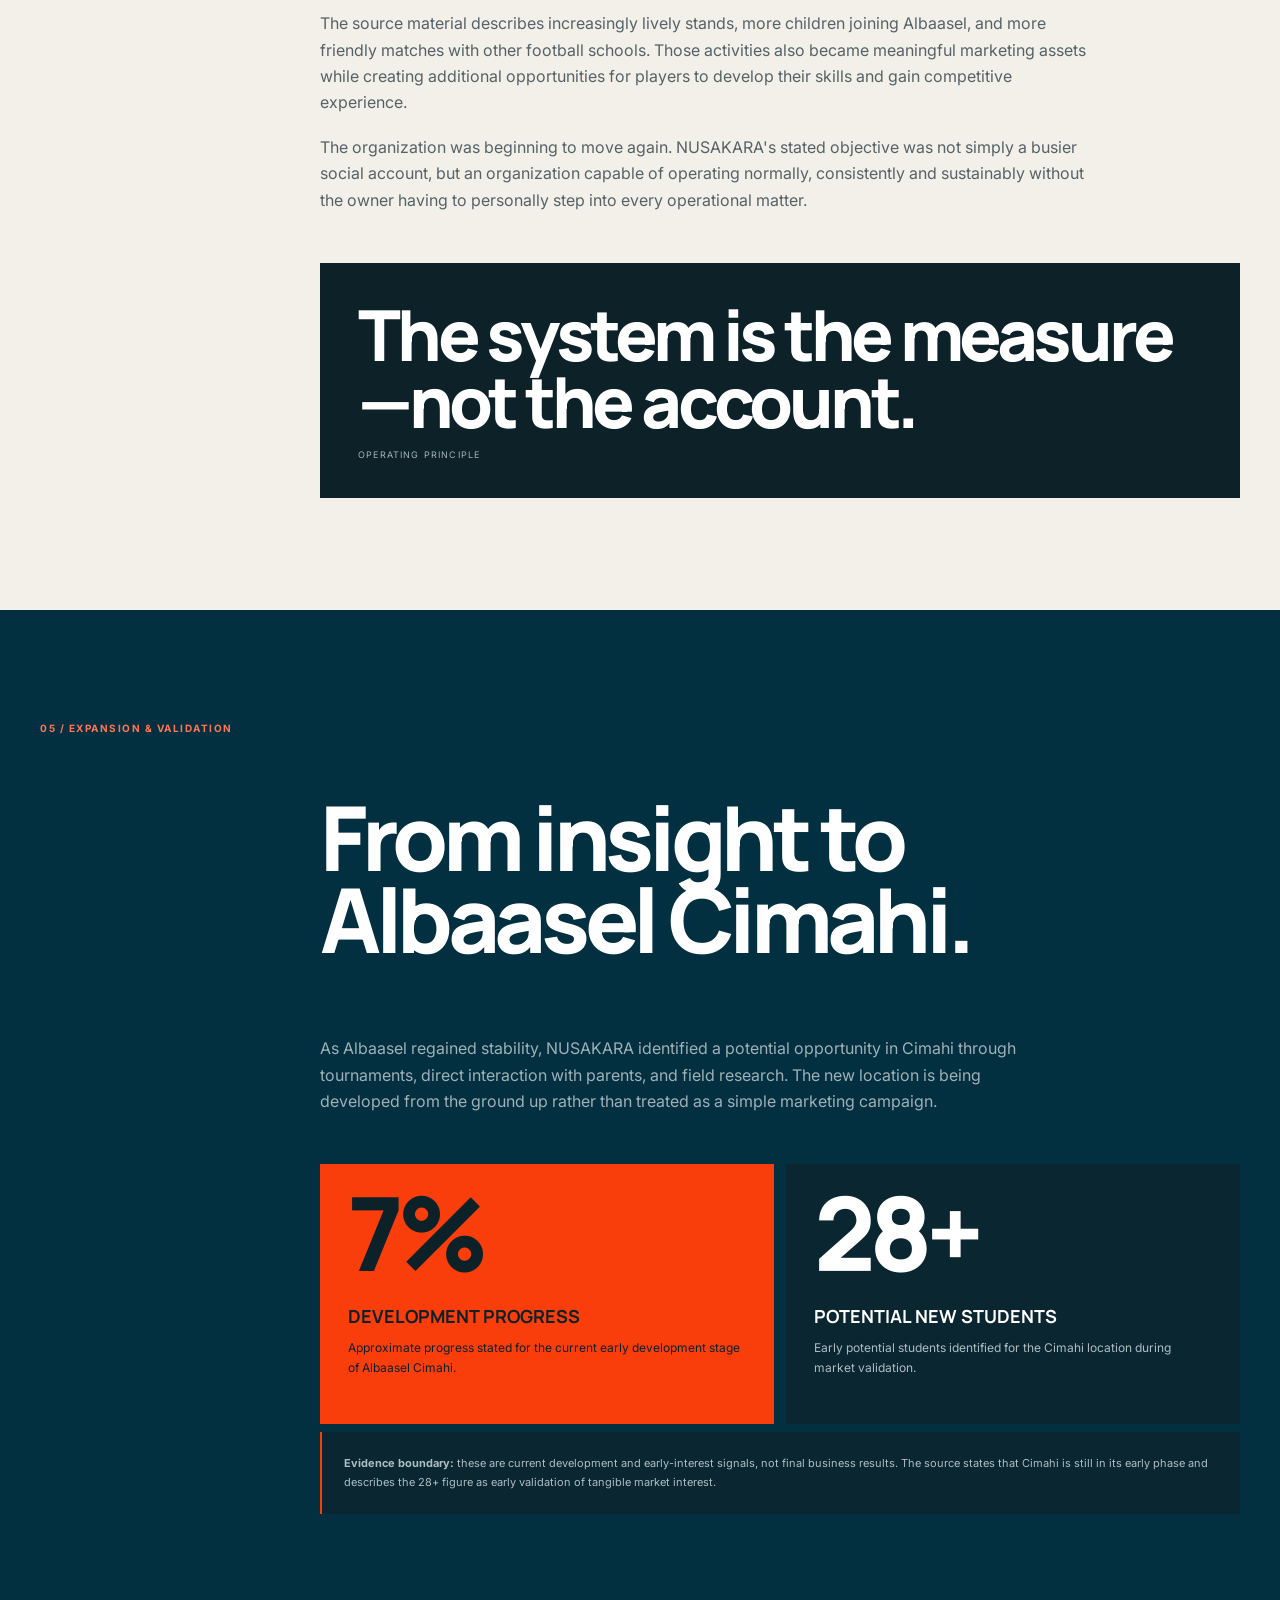
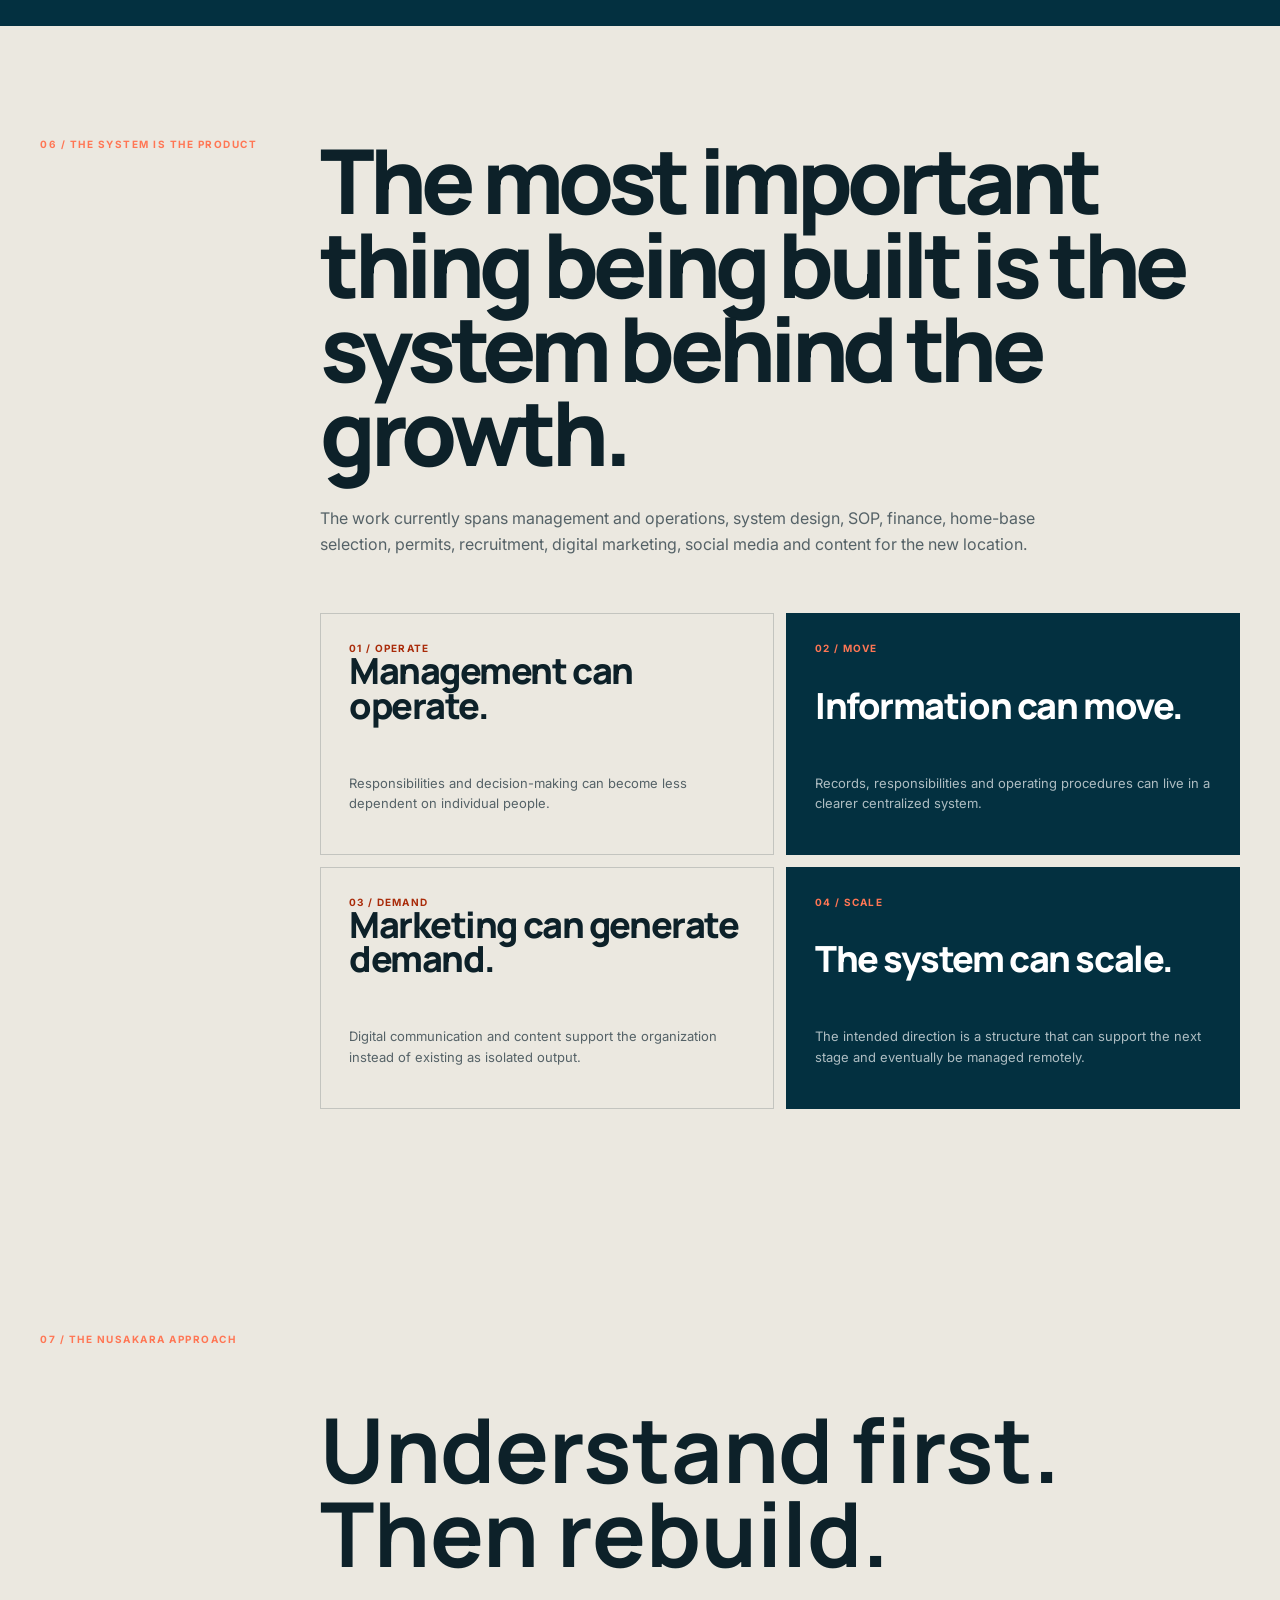
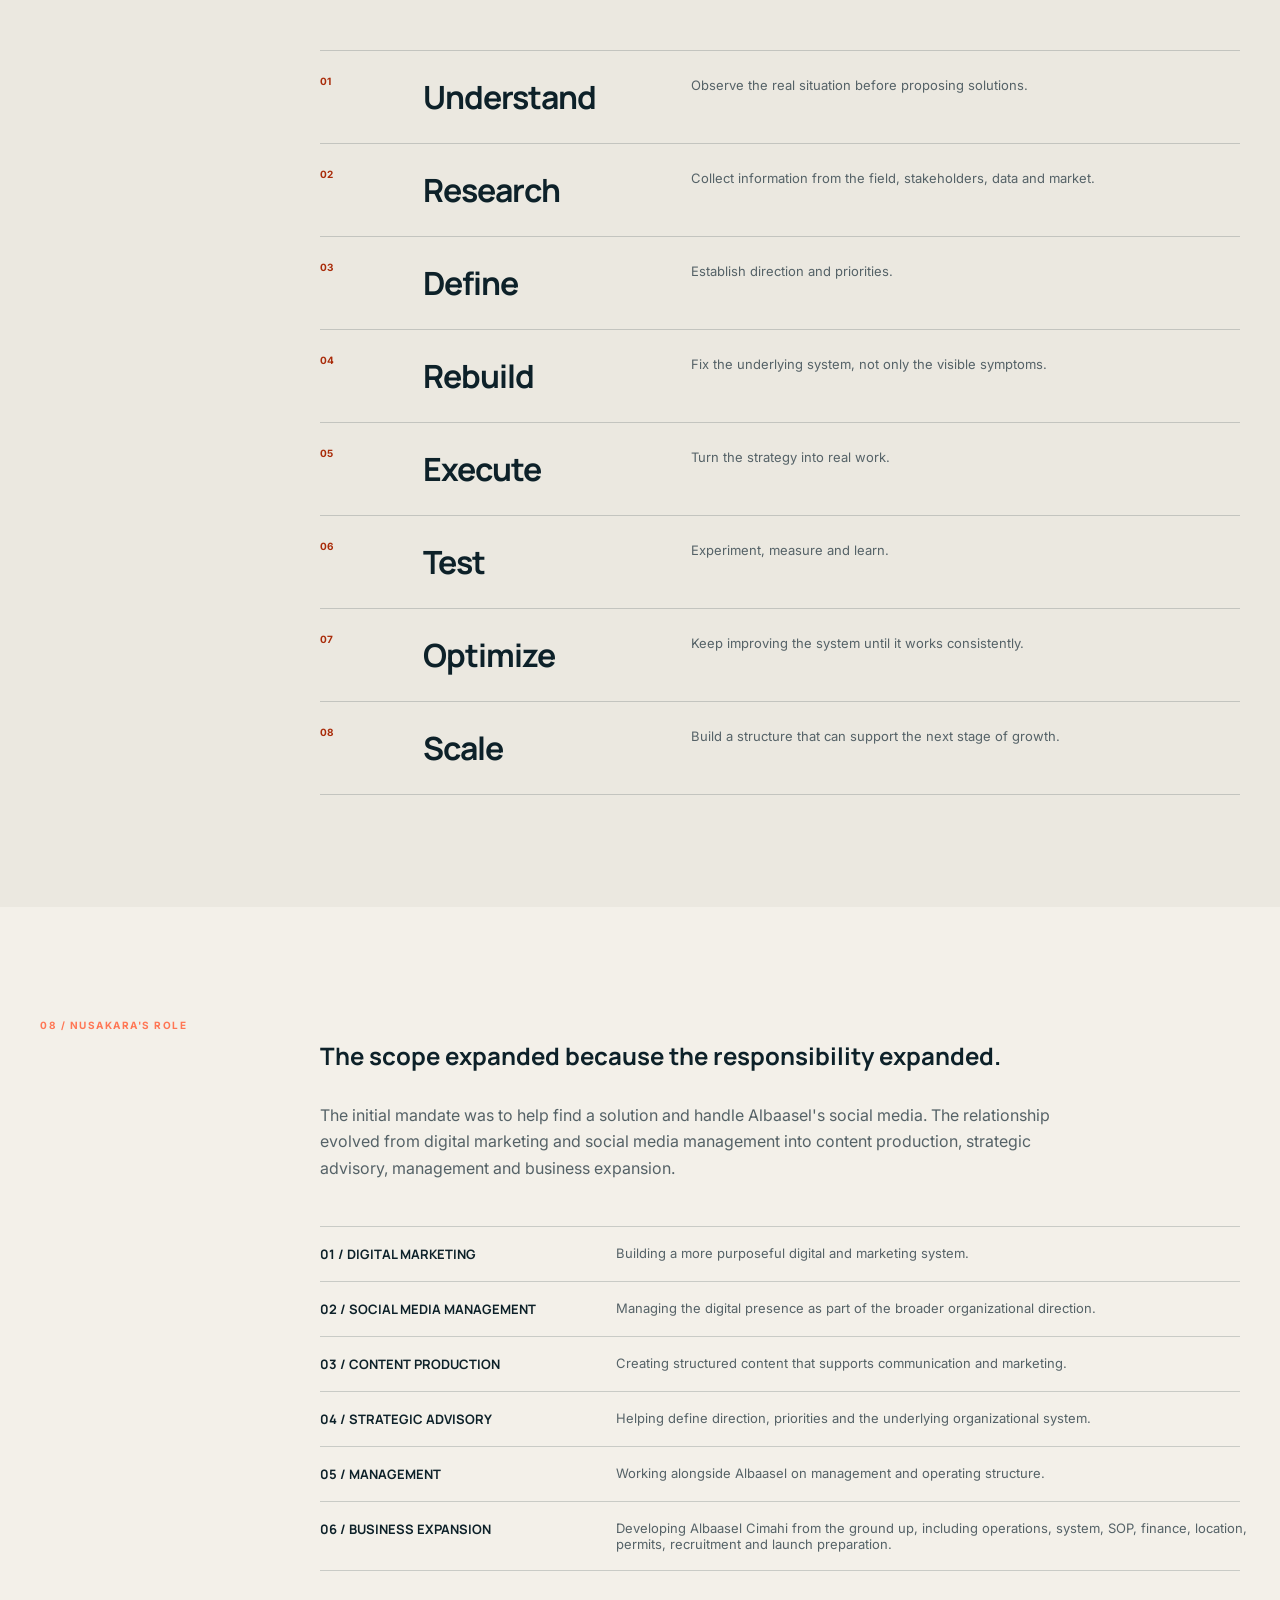
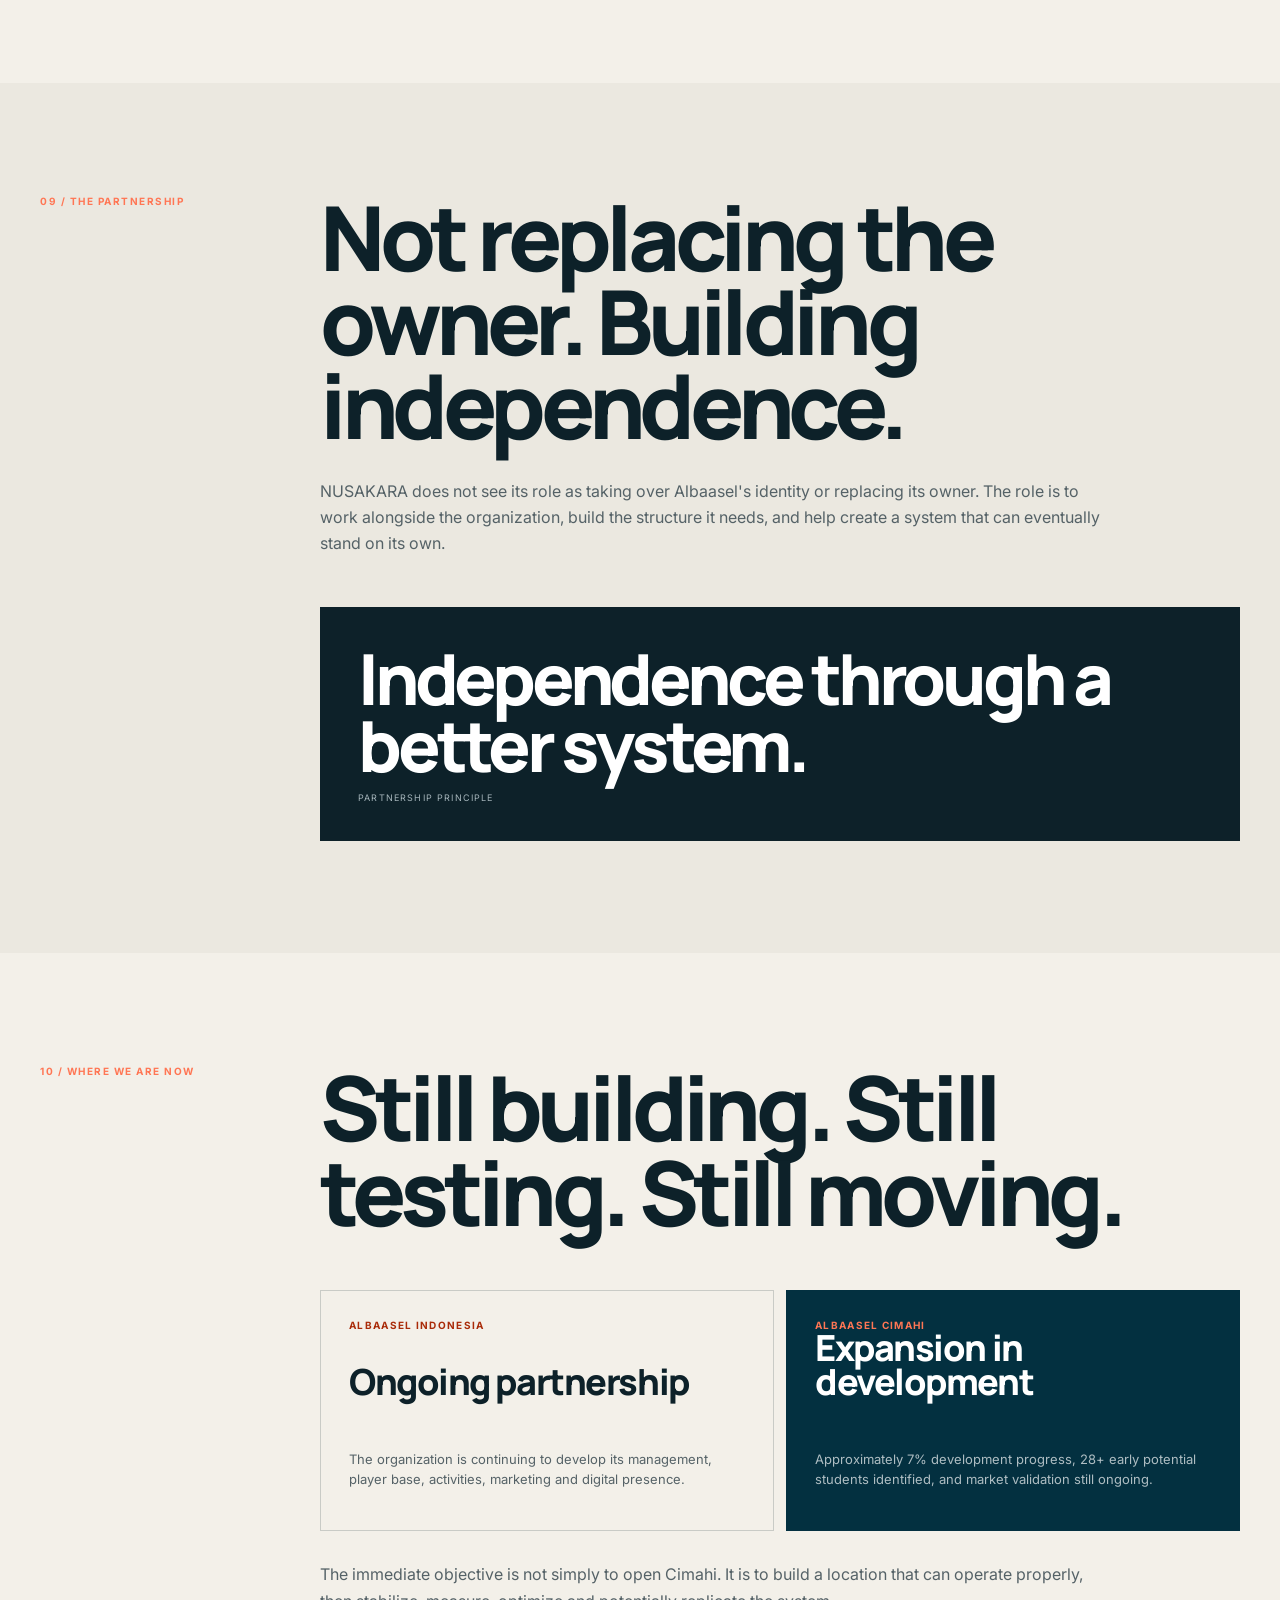
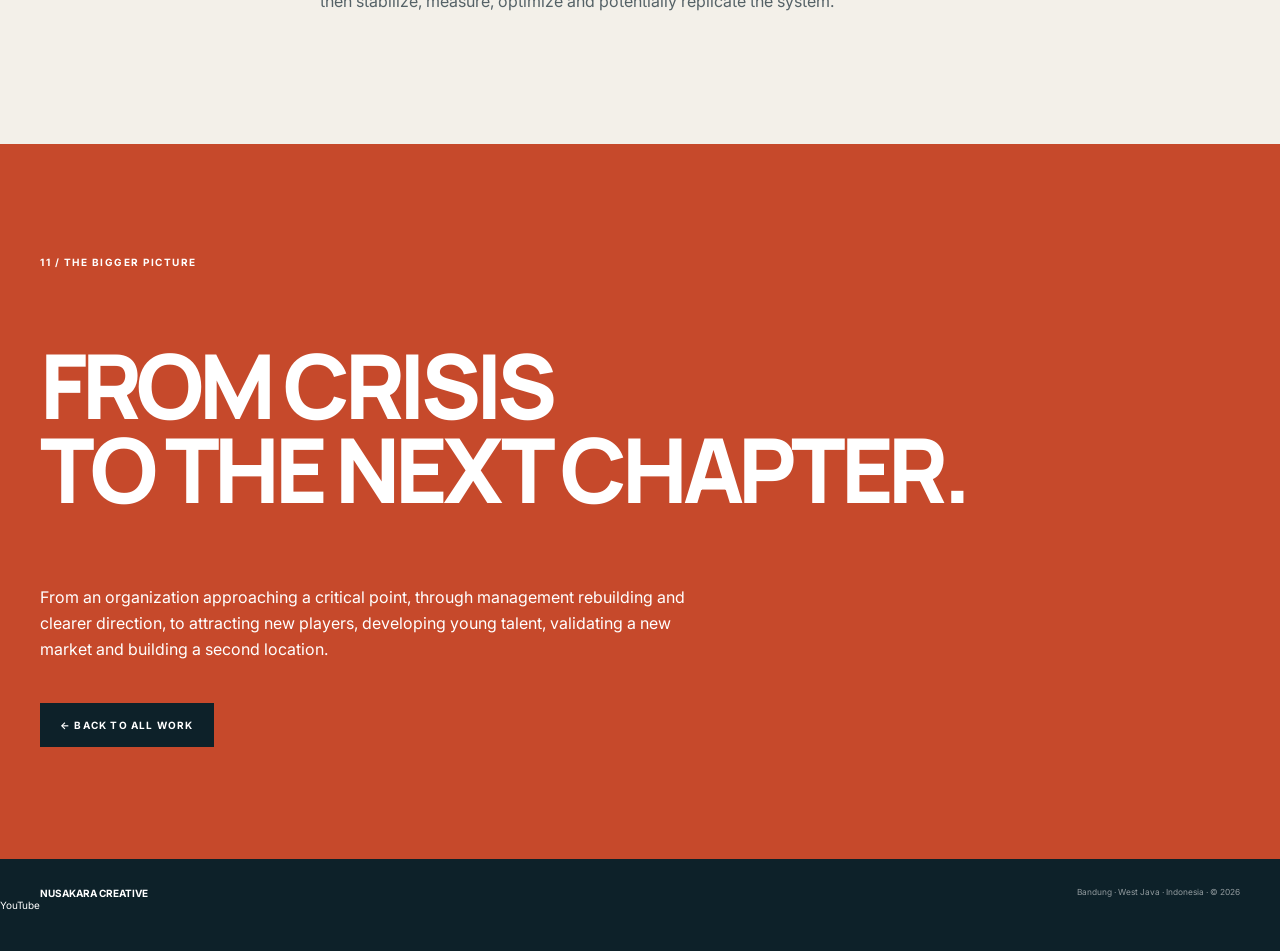
<file: work/albaasel-indonesia/index.html>
<!doctype html>
<html lang="en">
<head>
<meta charset="utf-8">
<meta name="viewport" content="width=device-width,initial-scale=1">
<meta name="theme-color" content="#0D2129">
<title>Albaasel Indonesia — From Crisis to Growth | NUSAKARA CREATIVE</title>
<meta name="description" content="NUSAKARA CREATIVE case study with Albaasel Indonesia: organizational reset, strategic direction, management, digital marketing, content, and expansion development.">
<meta name="robots" content="index,follow,max-image-preview:large">
<link rel="canonical" href="https://nusakaracreative.github.io/nusakaracreative/work/albaasel-indonesia/">
<meta property="og:type" content="article">
<meta property="og:url" content="https://nusakaracreative.github.io/nusakaracreative/work/albaasel-indonesia/">
<meta property="og:site_name" content="NUSAKARA CREATIVE">
<meta property="og:title" content="Albaasel Indonesia — From Crisis to Growth | NUSAKARA CREATIVE">
<meta property="og:description" content="Rebuilding the system, defining the direction, and preparing Albaasel for its next chapter."><meta property="og:image" content="https://nusakaracreative.github.io/nusakaracreative/13.webp"><meta property="og:image:alt" content="Selected visual work by NUSAKARA CREATIVE">
<meta name="twitter:card" content="summary_large_image">
<meta name="twitter:title" content="Albaasel Indonesia — From Crisis to Growth | NUSAKARA CREATIVE">
<meta name="twitter:description" content="Strategic advisory, management, digital marketing, content production and expansion development for Albaasel Indonesia."><meta name="twitter:image" content="https://nusakaracreative.github.io/nusakaracreative/13.webp"><meta name="twitter:image:alt" content="Selected visual work by NUSAKARA CREATIVE">
<link rel="icon" type="image/png" href="../../assets/NUSAKARA_YOUTUBE_PROFILE_OFFICIAL.png?v=20261009"><link rel="apple-touch-icon" href="../../assets/NUSAKARA_YOUTUBE_PROFILE_OFFICIAL.png?v=20261009">
<link rel="preconnect" href="https://fonts.googleapis.com">
<link rel="preconnect" href="https://fonts.gstatic.com" crossorigin>
<link href="https://fonts.googleapis.com/css2?family=Manrope:wght@400;500;600;700;800;900&family=Inter:wght@400;500;600;700&display=swap" rel="stylesheet">
<style>
:root{--paper:#f3f0e9;--ink:#0d2129;--deep:#033040;--orange:#fa3e0b;--red:#c6492b;--muted:#556267;--line:rgba(13,33,41,.18);--max:1280px}
*{box-sizing:border-box}html{scroll-behavior:smooth;scroll-padding-top:80px;overflow-x:hidden}body{margin:0;background:var(--paper);color:var(--ink);font-family:"Inter",sans-serif;overflow-x:hidden}a{color:inherit;text-decoration:none}a:focus-visible,button:focus-visible{outline:2px solid var(--orange);outline-offset:4px}.wrap{width:min(calc(100% - 80px),var(--max));margin:auto}.skip{position:fixed;z-index:100;top:12px;left:12px;transform:translateY(-150%);background:var(--ink);color:#fff;padding:10px 12px;font-size:12px}.skip:focus{transform:none}
header{position:sticky;top:0;z-index:20;background:rgba(13,33,41,.96);color:#fff;border-bottom:1px solid rgba(255,255,255,.12)}.nav{height:76px;display:flex;align-items:center;justify-content:space-between}.brand{display:flex;align-items:center;gap:10px}.brand img{width:34px;height:34px;object-fit:contain}.brand strong{font:700 12px Manrope}.brand small{display:block;margin-top:4px;font-size:8px;letter-spacing:.12em;color:rgba(255,255,255,.55)}.back{font-size:10px;font-weight:700;letter-spacing:.12em;text-transform:uppercase}
.hero{background:var(--ink);color:#fff;padding:88px 0 0}.hero-grid{display:grid;grid-template-columns:20% 80%;gap:30px}.eyebrow{font-size:10px;font-weight:700;letter-spacing:.15em;text-transform:uppercase;color:#ff7654}.client-mark{font:800 clamp(30px,4vw,58px)/.9 Manrope;letter-spacing:-.055em;color:#fff;text-transform:uppercase}.hero h1{margin:24px 0 0;font:800 clamp(66px,8vw,126px)/.86 Manrope;letter-spacing:-.065em;max-width:1050px}.hero h1 span{color:#ff7654}.lead{max-width:780px;margin:30px 0 0;font-size:19px;line-height:1.45;color:rgba(255,255,255,.78)}.hero-note{max-width:720px;margin-top:24px;padding-left:16px;border-left:2px solid var(--orange);font-size:11px;line-height:1.7;color:rgba(255,255,255,.55)}.meta-grid{display:grid;grid-template-columns:repeat(4,1fr);margin-top:70px;border-top:1px solid rgba(255,255,255,.18);border-bottom:1px solid rgba(255,255,255,.18)}.fact{padding:20px 18px 20px 0;border-right:1px solid rgba(255,255,255,.18)}.fact:not(:first-child){padding-left:18px}.fact:last-child{border-right:0}.fact span{display:block;color:rgba(255,255,255,.45);font-size:9px;letter-spacing:.12em;text-transform:uppercase}.fact strong{display:block;margin-top:8px;font:700 13px/1.3 Manrope;color:#fff}.hero-strip{margin-top:55px;height:190px;background:var(--deep);display:flex;align-items:flex-end;padding:26px}.hero-strip strong{font:700 clamp(38px,6vw,76px)/.9 Manrope;letter-spacing:-.06em}.hero-strip span{margin-left:auto;font-size:9px;letter-spacing:.13em;color:rgba(255,255,255,.45);text-transform:uppercase}
.section{padding:110px 0}.soft{background:#ebe8e0}.section-grid{display:grid;grid-template-columns:20% 80%;gap:30px}.section h2{margin:0;font:800 clamp(50px,6.5vw,100px)/.92 Manrope;letter-spacing:-.06em;max-width:1100px}.copy{max-width:780px;margin-top:30px}.copy p{font-size:16px;line-height:1.65;margin:0 0 18px;color:#556267}.cards{display:grid;grid-template-columns:repeat(2,1fr);gap:8px;margin-top:50px}.card{border:1px solid var(--line);padding:28px;min-height:230px;display:flex;flex-direction:column}.card.dark{background:var(--deep);border-color:var(--deep);color:#fff}.card .num{font-size:10px;color:#a92b09;font-weight:700;letter-spacing:.13em}.card.dark .num{color:#ff7654}.card h3{font:800 36px/.95 Manrope;letter-spacing:-.04em;margin-top:auto}.card p{font-size:13px;line-height:1.55;color:#556267;margin-top:14px}.card.dark p{color:#aebdc2}
.quote{margin-top:50px;background:var(--ink);color:#fff;padding:38px}.quote strong{font:800 clamp(40px,5.5vw,78px)/.95 Manrope;letter-spacing:-.06em}.quote span{display:block;margin-top:14px;font-size:9px;letter-spacing:.13em;color:#a6b5bb;text-transform:uppercase}
.data{background:var(--deep);color:#fff;padding:110px 0}.data .eyebrow{color:#ff7654}.data h2{font:800 clamp(52px,7vw,104px)/.92 Manrope;letter-spacing:-.06em;max-width:1050px}.data-intro{max-width:740px;margin-top:28px;color:rgba(255,255,255,.62);line-height:1.65}.data-grid{display:grid;grid-template-columns:1fr 1fr;gap:8px;margin-top:50px}.data-card{background:#092631;padding:32px;min-height:260px}.data-card.accent{background:var(--orange);color:var(--ink)}.data-card .big{font:800 clamp(70px,8vw,120px)/.8 Manrope;letter-spacing:-.07em}.data-card h3{margin:30px 0 0;font:700 18px Manrope}.data-card p{font-size:12px;line-height:1.6;color:#aebdc2;margin-top:10px}.data-card.accent p{color:var(--ink)}.data-note{margin-top:8px;padding:22px;border-left:2px solid var(--orange);background:#092631;color:#aebdc2;font-size:11px;line-height:1.7}
.system{background:var(--ink);color:#fff;padding:110px 0}.system .eyebrow{color:#ff7654}.system h2{font:800 clamp(52px,7vw,105px)/.92 Manrope;letter-spacing:-.06em;max-width:1100px}.flow{display:flex;flex-wrap:wrap;gap:7px;margin-top:42px}.flow span{border:1px solid rgba(255,255,255,.2);padding:10px 13px;font-size:9px;font-weight:700;letter-spacing:.1em}.system-grid{display:grid;grid-template-columns:repeat(2,1fr);gap:8px;margin-top:50px}.system-card{background:var(--deep);padding:32px;min-height:240px}.system-card .num{color:#ff7654;font-size:10px}.system-card h3{font:800 40px/.95 Manrope;letter-spacing:-.045em;margin-top:60px}.system-card p{font-size:13px;line-height:1.55;color:#aebdc2;margin-top:14px}
.process{padding:110px 0;background:#ebe8e0}.process-list{margin-top:50px;border-top:1px solid var(--line)}.process-item{display:grid;grid-template-columns:9% 27% 64%;gap:20px;padding:24px 0;border-bottom:1px solid var(--line);align-items:start}.process-item .num{font-size:10px;color:#a92b09;font-weight:700}.process-item h3{font:700 32px Manrope;margin:0;letter-spacing:-.03em}.process-item p{font-size:13px;line-height:1.55;color:#556267;margin:0}
.role{padding:110px 0}.role-list{margin-top:45px;border-top:1px solid var(--line)}.role-item{display:grid;grid-template-columns:30% 70%;gap:20px;padding:18px 0;border-bottom:1px solid var(--line);font-size:13px}.role-item strong{font-family:"Manrope"}.role-item span{color:#556267}.closing{background:var(--red);color:#fff;padding:110px 0}.closing h2{font:800 clamp(58px,8vw,120px)/.9 Manrope;letter-spacing:-.06em;max-width:1100px}.closing p{color:#fff;max-width:650px;margin-top:30px;line-height:1.6}.btn{display:inline-flex;align-items:center;justify-content:center;min-height:44px;background:var(--ink);color:#fff;padding:11px 20px;margin-top:25px;font-size:10px;font-weight:700;letter-spacing:.12em;text-transform:uppercase}footer{background:var(--ink);color:#fff;padding:28px 0 40px;font-size:10px}.footer-row{display:flex;justify-content:space-between;gap:24px}.footer-row small{color:rgba(255,255,255,.5)}
@media(max-width:900px){.wrap{width:min(calc(100% - 40px),var(--max))}.hero-grid,.section-grid{grid-template-columns:1fr;gap:24px}.meta-grid{grid-template-columns:1fr 1fr}.data-grid,.system-grid,.cards{grid-template-columns:1fr}.process-item{grid-template-columns:10% 30% 60%}}
@media(max-width:560px){.wrap{width:calc(100% - 28px)}.nav{height:68px}.brand img{width:32px;height:32px}.brand small{font-size:7px}.hero{padding-top:70px}.hero h1{font-size:clamp(54px,16vw,82px)}.lead{font-size:16px}.meta-grid{grid-template-columns:1fr 1fr}.fact{padding:16px 10px 16px 0}.fact:not(:first-child){padding-left:10px}.hero-strip{height:145px;padding:20px}.hero-strip span{display:none}.section,.data,.system,.process,.role,.closing{padding:78px 0}.section h2,.data h2,.system h2{font-size:clamp(46px,13vw,72px)}.cards{grid-template-columns:1fr}.system-card{min-height:230px}.process-item,.role-item{grid-template-columns:1fr;gap:7px}.process-item h3{font-size:29px}.footer-row{flex-direction:column}}
@media(prefers-reduced-motion:reduce){html{scroll-behavior:auto}}
</style>
<script type="application/ld+json">{"@context":"https://schema.org","@graph":[{"@type":"CreativeWork","@id":"https://nusakaracreative.github.io/nusakaracreative/work/albaasel-indonesia/#case","name":"NUSAKARA × Albaasel Indonesia — From Crisis to Growth","url":"https://nusakaracreative.github.io/nusakaracreative/work/albaasel-indonesia/","description":"NUSAKARA CREATIVE case study covering organizational reset, strategic direction, management, digital marketing, content production and expansion development for Albaasel Indonesia.","creator":{"@type":"Organization","name":"NUSAKARA CREATIVE","url":"https://nusakaracreative.github.io/nusakaracreative/"},"inLanguage":"en"},{"@type":"BreadcrumbList","itemListElement":[{"@type":"ListItem","position":1,"name":"NUSAKARA CREATIVE","item":"https://nusakaracreative.github.io/nusakaracreative/"},{"@type":"ListItem","position":2,"name":"Work & Case Studies","item":"https://nusakaracreative.github.io/nusakaracreative/portfolio/"},{"@type":"ListItem","position":3,"name":"Albaasel Indonesia","item":"https://nusakaracreative.github.io/nusakaracreative/work/albaasel-indonesia/"}]}]}</script>
<link rel="stylesheet" href="../../assets/css/design-system.css?v=20261008">
</head>
<body>
<a class="skip" href="#main">Skip to content</a>
<header><div class="wrap nav"><a class="brand" href="../../" aria-label="NUSAKARA CREATIVE"><img src="../../assets/NUSAKARA_MASTER_LOGO_READY_TO_USE.png" alt="NUSAKARA CREATIVE official logo"></a><a class="back" href="../../portfolio/">← ALL WORK</a></div></header>
<main id="main">
<section class="hero"><div class="wrap hero-grid"><div><div class="eyebrow">CASE STUDY / 003</div><div class="client-mark" style="margin-top:22px">ALBAASEL<br>INDONESIA</div></div><div><h1>FROM CRISIS<br><span>TO GROWTH.</span></h1><p class="lead">Rebuilding the system, defining the direction, and preparing the next chapter.</p><div class="hero-note">Strategic Advisory · Management · Digital Marketing · Social Media Management · Content Production · Business Expansion</div></div></div><div class="wrap meta-grid"><div class="fact"><span>CLIENT</span><strong>Albaasel Indonesia</strong></div><div class="fact"><span>ENGAGEMENT</span><strong>Strategic partnership</strong></div><div class="fact"><span>STATUS</span><strong>Ongoing</strong></div><div class="fact"><span>EXPANSION</span><strong>Albaasel Cimahi</strong></div></div><div class="wrap hero-strip"><strong>REBUILD.<br>DEFINE. EXPAND.</strong><span>NUSAKARA × ALBAASEL</span></div></section>

<section class="section"><div class="wrap section-grid"><div><div class="eyebrow">01 / THE CONTEXT</div></div><div><h2>The problem was bigger than social media.</h2><div class="copy"><p>When NUSAKARA began working with Albaasel, the organization was going through a difficult transition. A significant part of the existing management team had resigned, and the organization was exposed to dependencies between players, parents, management and the previous coaching figure.</p><p>The owner was even considering whether the organization could continue. NUSAKARA's initial brief was to help find a solution and handle social media, but field observation revealed a broader organizational problem.</p></div><div class="quote"><strong>Albaasel did not only need better communication. It needed a stronger system.</strong><span>Initial diagnosis</span></div></div></div></section>

<section class="section soft"><div class="wrap section-grid"><div><div class="eyebrow">02 / THE DIAGNOSIS</div></div><div><h2>The visible problem was not the real problem.</h2><div class="cards"><article class="card dark"><div class="num">01 / MANAGEMENT</div><h3>Management dependency</h3><p>Management positions were closely connected to the parents of existing players, creating a dependency between player retention and management capacity.</p></article><article class="card"><div class="num">02 / COACHING</div><h3>Coach dependency</h3><p>Personal relationships between players, parents and the previous coach created a risk that people would leave together.</p></article><article class="card"><div class="num">03 / SYSTEM</div><h3>Weak enforcement</h3><p>Albaasel already had SOPs, but consistency and consequences for non-compliance were not strong enough to create organizational discipline.</p></article><article class="card dark"><div class="num">04 / INFORMATION</div><h3>Information dependency</h3><p>Important records were maintained by previous management, exposing the organization when people left without complete handover.</p></article><article class="card"><div class="num">05 / ALIGNMENT</div><h3>Communication gap</h3><p>The issue was not always a lack of communication. It was the distance between different sides of the organization and the absence of alignment.</p></article></div></div></div></section>

<section class="system"><div class="wrap section-grid"><div><div class="eyebrow">03 / THE RESET</div></div><div><h2>Rebuilding Albaasel from the inside.</h2><div class="flow"><span>STRATEGIC DIRECTION</span><span>MANAGEMENT</span><span>SOP</span><span>BRAND</span><span>DIGITAL</span><span>CONTENT</span><span>RESEARCH</span></div><div class="system-grid"><article class="system-card"><div class="num">01</div><h3>Stabilize first</h3><p>Protect the players and parents who remained while the wider organizational picture was rebuilt.</p></article><article class="system-card"><div class="num">02</div><h3>Define the direction</h3><p>Clarify where Albaasel should go, what it should become and what kind of system it needs.</p></article><article class="system-card"><div class="num">03</div><h3>Build the system</h3><p>Reorganize responsibilities, review SOPs, establish brand direction, and build a more purposeful digital and marketing system.</p></article><article class="system-card"><div class="num">04</div><h3>Connect the work</h3><p>Research, content and communication became part of the organizational system rather than isolated social activity.</p></article></div></div></div></section>

<section class="section"><div class="wrap section-grid"><div><div class="eyebrow">04 / FROM SURVIVAL TO STABILITY</div></div><div><h2>The transformation was visible beyond social media.</h2><div class="copy"><p>The source material describes increasingly lively stands, more children joining Albaasel, and more friendly matches with other football schools. Those activities also became meaningful marketing assets while creating additional opportunities for players to develop their skills and gain competitive experience.</p><p>The organization was beginning to move again. NUSAKARA's stated objective was not simply a busier social account, but an organization capable of operating normally, consistently and sustainably without the owner having to personally step into every operational matter.</p></div><div class="quote"><strong>The system is the measure—not the account.</strong><span>Operating principle</span></div></div></div></section>

<section class="data"><div class="wrap section-grid"><div><div class="eyebrow">05 / EXPANSION & VALIDATION</div></div><div><h2>From insight to Albaasel Cimahi.</h2><p class="data-intro">As Albaasel regained stability, NUSAKARA identified a potential opportunity in Cimahi through tournaments, direct interaction with parents, and field research. The new location is being developed from the ground up rather than treated as a simple marketing campaign.</p><div class="data-grid"><article class="data-card accent"><div class="big">7%</div><h3>DEVELOPMENT PROGRESS</h3><p>Approximate progress stated for the current early development stage of Albaasel Cimahi.</p></article><article class="data-card"><div class="big">28+</div><h3>POTENTIAL NEW STUDENTS</h3><p>Early potential students identified for the Cimahi location during market validation.</p></article></div><div class="data-note"><strong>Evidence boundary:</strong> these are current development and early-interest signals, not final business results. The source states that Cimahi is still in its early phase and describes the 28+ figure as early validation of tangible market interest.</div></div></div></section>

<section class="section soft"><div class="wrap section-grid"><div><div class="eyebrow">06 / THE SYSTEM IS THE PRODUCT</div></div><div><h2>The most important thing being built is the system behind the growth.</h2><div class="copy"><p>The work currently spans management and operations, system design, SOP, finance, home-base selection, permits, recruitment, digital marketing, social media and content for the new location.</p></div><div class="cards"><article class="card"><div class="num">01 / OPERATE</div><h3>Management can operate.</h3><p>Responsibilities and decision-making can become less dependent on individual people.</p></article><article class="card dark"><div class="num">02 / MOVE</div><h3>Information can move.</h3><p>Records, responsibilities and operating procedures can live in a clearer centralized system.</p></article><article class="card"><div class="num">03 / DEMAND</div><h3>Marketing can generate demand.</h3><p>Digital communication and content support the organization instead of existing as isolated output.</p></article><article class="card dark"><div class="num">04 / SCALE</div><h3>The system can scale.</h3><p>The intended direction is a structure that can support the next stage and eventually be managed remotely.</p></article></div></div></div></section>

<section class="process"><div class="wrap section-grid"><div><div class="eyebrow">07 / THE NUSAKARA APPROACH</div></div><div><h2>Understand first. Then rebuild.</h2><div class="process-list"><div class="process-item"><div class="num">01</div><h3>Understand</h3><p>Observe the real situation before proposing solutions.</p></div><div class="process-item"><div class="num">02</div><h3>Research</h3><p>Collect information from the field, stakeholders, data and market.</p></div><div class="process-item"><div class="num">03</div><h3>Define</h3><p>Establish direction and priorities.</p></div><div class="process-item"><div class="num">04</div><h3>Rebuild</h3><p>Fix the underlying system, not only the visible symptoms.</p></div><div class="process-item"><div class="num">05</div><h3>Execute</h3><p>Turn the strategy into real work.</p></div><div class="process-item"><div class="num">06</div><h3>Test</h3><p>Experiment, measure and learn.</p></div><div class="process-item"><div class="num">07</div><h3>Optimize</h3><p>Keep improving the system until it works consistently.</p></div><div class="process-item"><div class="num">08</div><h3>Scale</h3><p>Build a structure that can support the next stage of growth.</p></div></div></div></div></section>

<section class="role"><div class="wrap section-grid"><div><div class="eyebrow">08 / NUSAKARA'S ROLE</div></div><div><h2>The scope expanded because the responsibility expanded.</h2><div class="copy"><p>The initial mandate was to help find a solution and handle Albaasel's social media. The relationship evolved from digital marketing and social media management into content production, strategic advisory, management and business expansion.</p></div><div class="role-list"><div class="role-item"><strong>01 / DIGITAL MARKETING</strong><span>Building a more purposeful digital and marketing system.</span></div><div class="role-item"><strong>02 / SOCIAL MEDIA MANAGEMENT</strong><span>Managing the digital presence as part of the broader organizational direction.</span></div><div class="role-item"><strong>03 / CONTENT PRODUCTION</strong><span>Creating structured content that supports communication and marketing.</span></div><div class="role-item"><strong>04 / STRATEGIC ADVISORY</strong><span>Helping define direction, priorities and the underlying organizational system.</span></div><div class="role-item"><strong>05 / MANAGEMENT</strong><span>Working alongside Albaasel on management and operating structure.</span></div><div class="role-item"><strong>06 / BUSINESS EXPANSION</strong><span>Developing Albaasel Cimahi from the ground up, including operations, system, SOP, finance, location, permits, recruitment and launch preparation.</span></div></div></div></div></section>

<section class="section soft"><div class="wrap section-grid"><div><div class="eyebrow">09 / THE PARTNERSHIP</div></div><div><h2>Not replacing the owner. Building independence.</h2><div class="copy"><p>NUSAKARA does not see its role as taking over Albaasel's identity or replacing its owner. The role is to work alongside the organization, build the structure it needs, and help create a system that can eventually stand on its own.</p></div><div class="quote"><strong>Independence through a better system.</strong><span>Partnership principle</span></div></div></div></section>

<section class="section"><div class="wrap section-grid"><div><div class="eyebrow">10 / WHERE WE ARE NOW</div></div><div><h2>Still building. Still testing. Still moving.</h2><div class="cards"><article class="card"><div class="num">ALBAASEL INDONESIA</div><h3>Ongoing partnership</h3><p>The organization is continuing to develop its management, player base, activities, marketing and digital presence.</p></article><article class="card dark"><div class="num">ALBAASEL CIMAHI</div><h3>Expansion in development</h3><p>Approximately 7% development progress, 28+ early potential students identified, and market validation still ongoing.</p></article></div><div class="copy"><p>The immediate objective is not simply to open Cimahi. It is to build a location that can operate properly, then stabilize, measure, optimize and potentially replicate the system.</p></div></div></div></section>

<section class="closing"><div class="wrap"><div class="eyebrow" style="color:#fff">11 / THE BIGGER PICTURE</div><h2>FROM CRISIS<br>TO THE NEXT CHAPTER.</h2><p>From an organization approaching a critical point, through management rebuilding and clearer direction, to attracting new players, developing young talent, validating a new market and building a second location.</p><a class="btn" href="../../portfolio/">← BACK TO ALL WORK</a></div></section>
</main>
<footer><div class="wrap footer-row"><strong>NUSAKARA CREATIVE</strong><small>Bandung · West Java · Indonesia · © 2026</small></div><a href="https://www.youtube.com/@Nusakaracreative" target="_blank" rel="noopener noreferrer" aria-label="NUSAKARA CREATIVE on YouTube">YouTube</a></footer>
<style>
/* FINAL CASE STUDY SHELL — shared NUSAKARA editorial rhythm */
header .brand img{width:190px!important;height:auto!important;max-width:190px;object-fit:contain}
header .brand>div{display:none}
.hero,.section,.baseline,.system,.execution,.data,.data-visual,.role,.process,.transformation,.documented-outputs{scroll-margin-top:90px}
.hero .wrap,.section .wrap,.baseline .wrap,.system .wrap,.execution .wrap,.data .wrap,.data-visual .wrap,.role .wrap,.process .wrap,.transformation .wrap,.documented-outputs .wrap{max-width:1380px}
.hero h1,h2,h3{font-family:"Manrope",Arial,sans-serif}
body,p,.copy,.hero-lead,.lead,.hero-note,.fact,.meta,.tag{font-family:"Inter",Arial,sans-serif}
.hero-strip{border-top:1px solid var(--ink);border-bottom:1px solid var(--ink)}
@media(max-width:560px){header .brand img{width:155px!important;max-width:155px}.hero-strip{gap:18px}.hero-note{max-width:100%}}
</style>
</body>
</html>
</file>
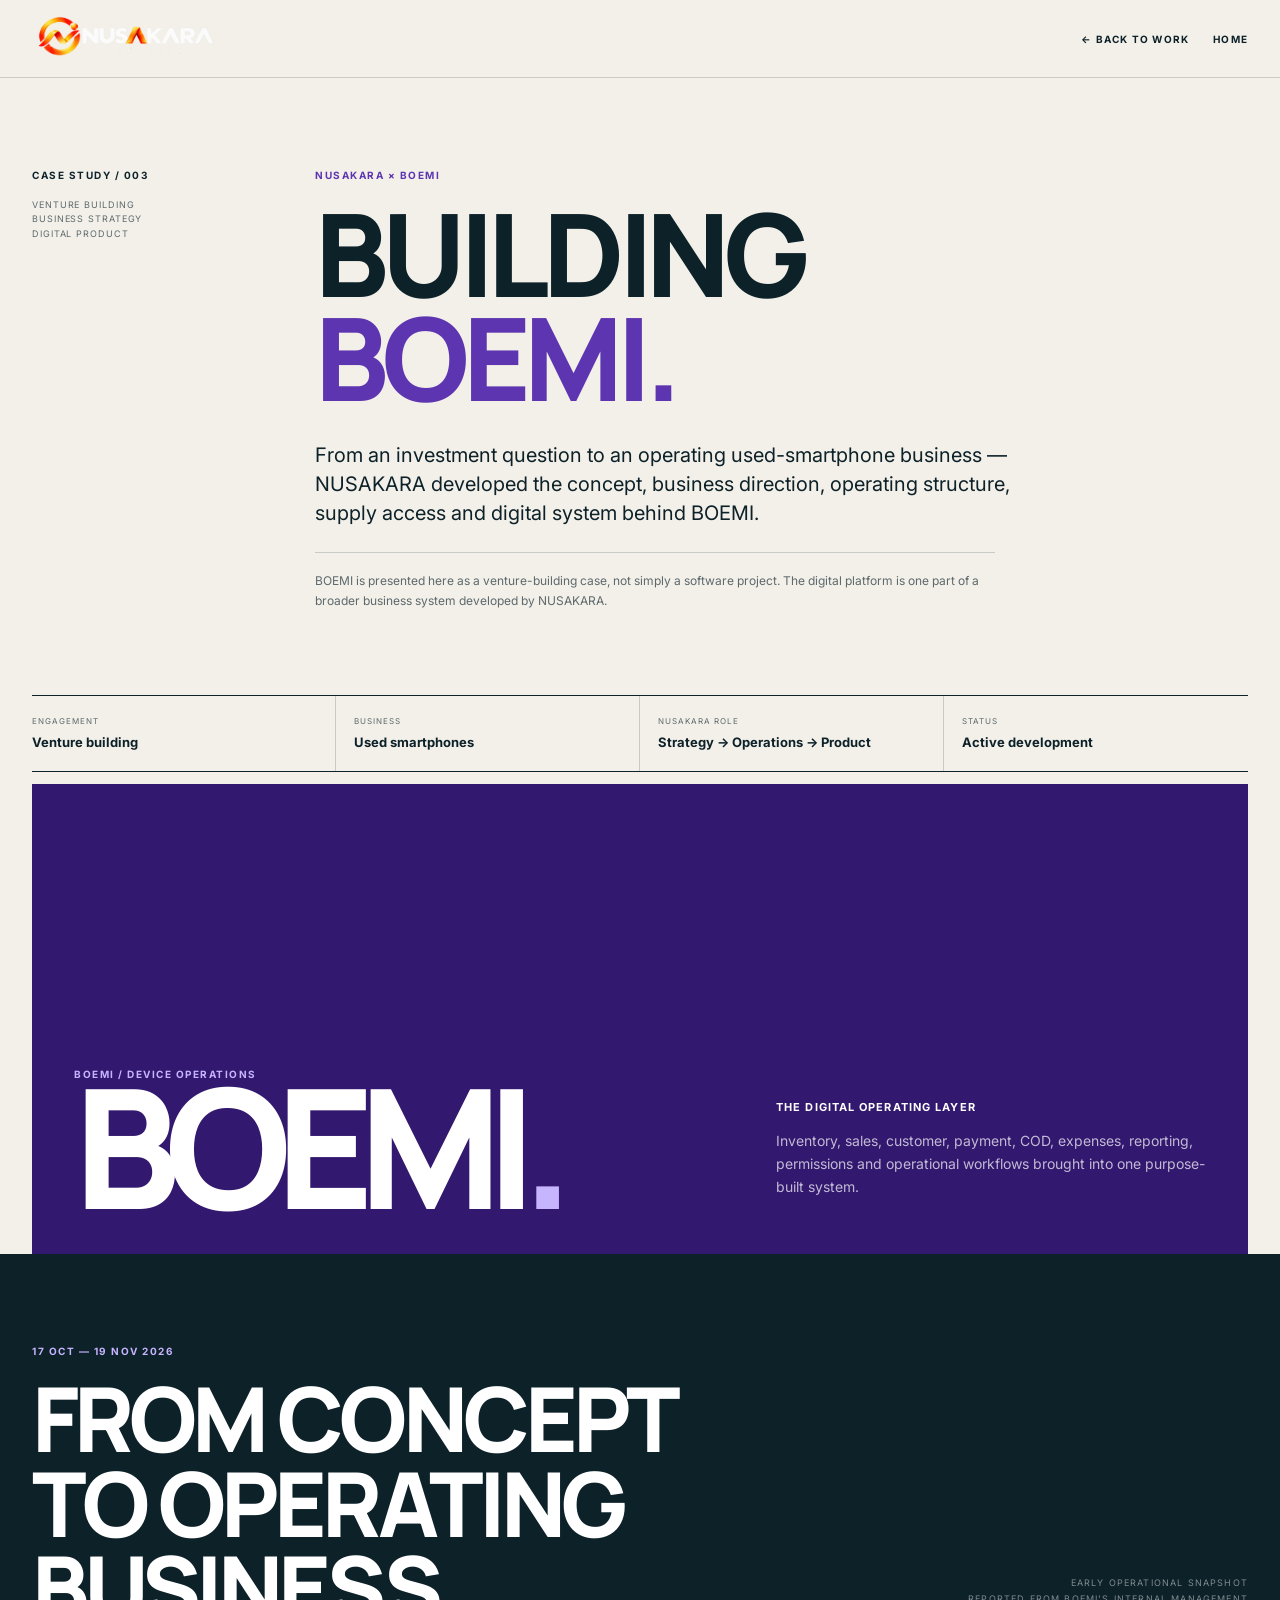
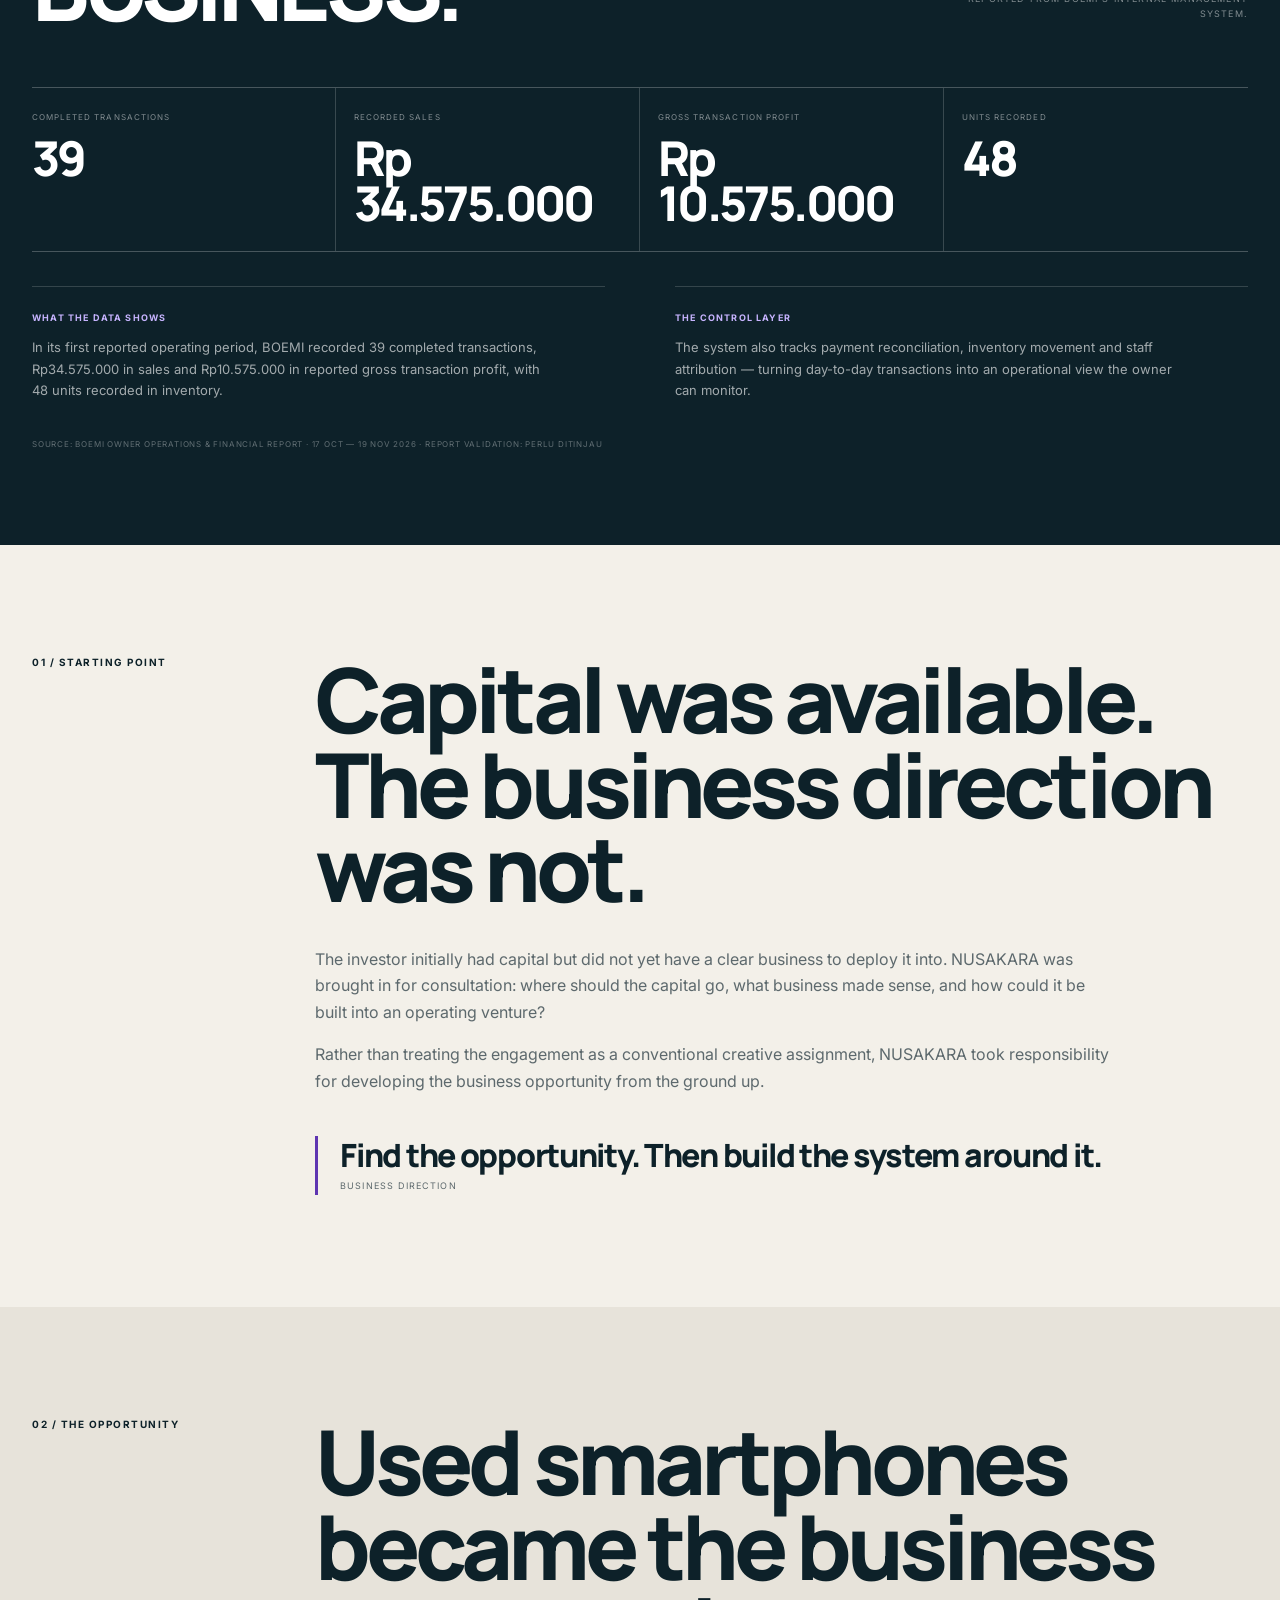
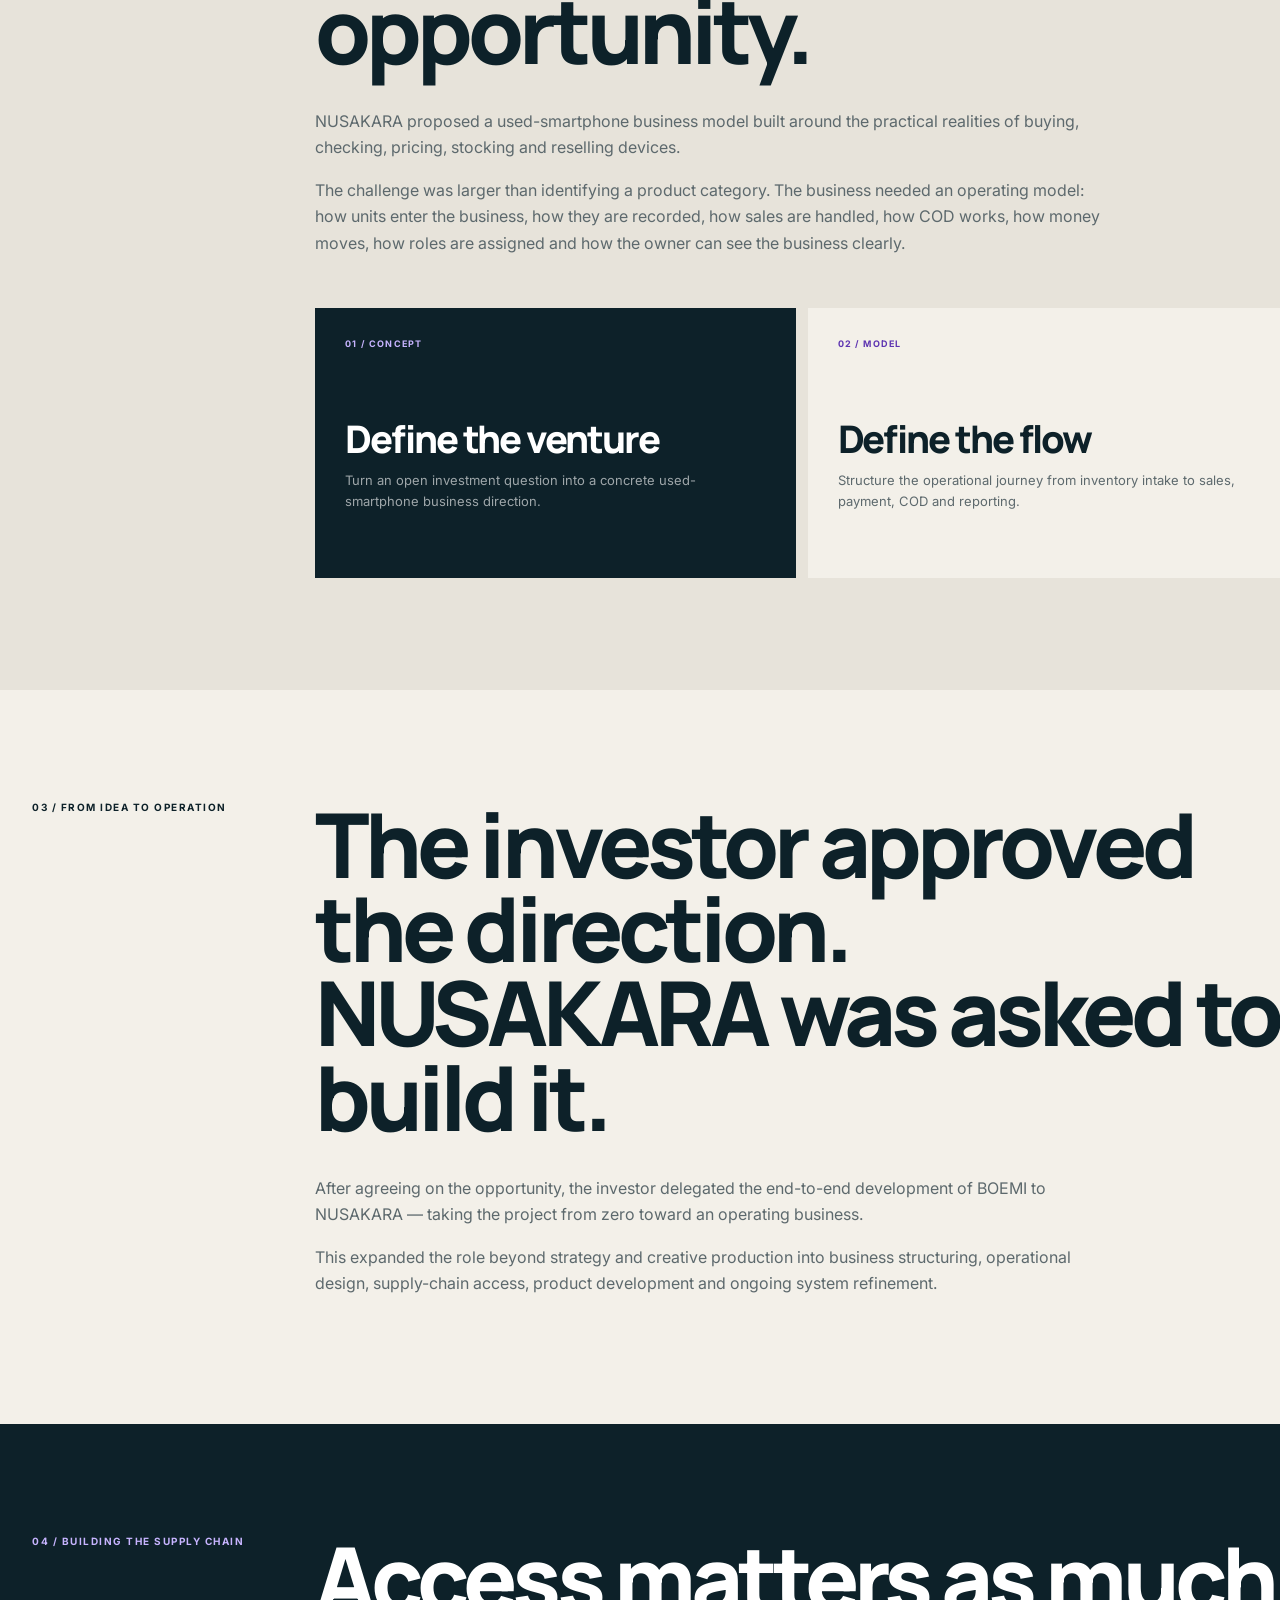
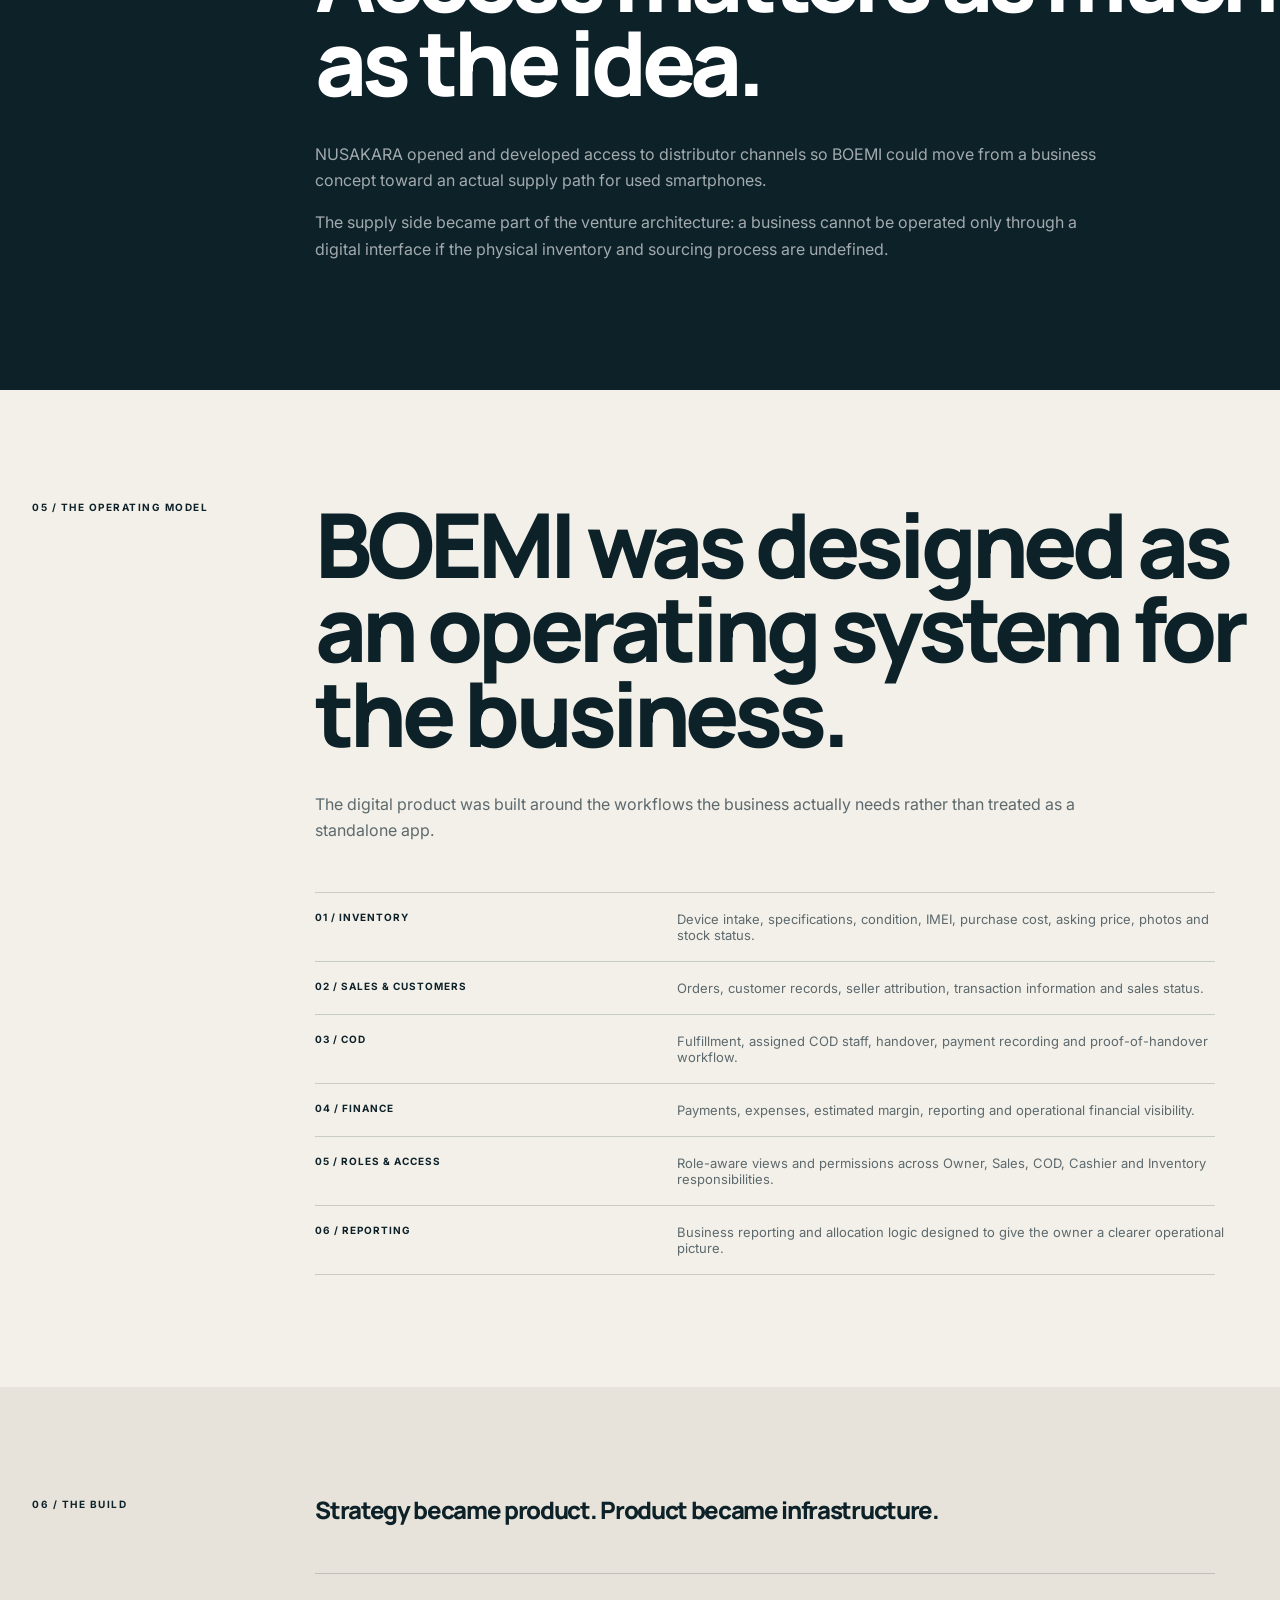
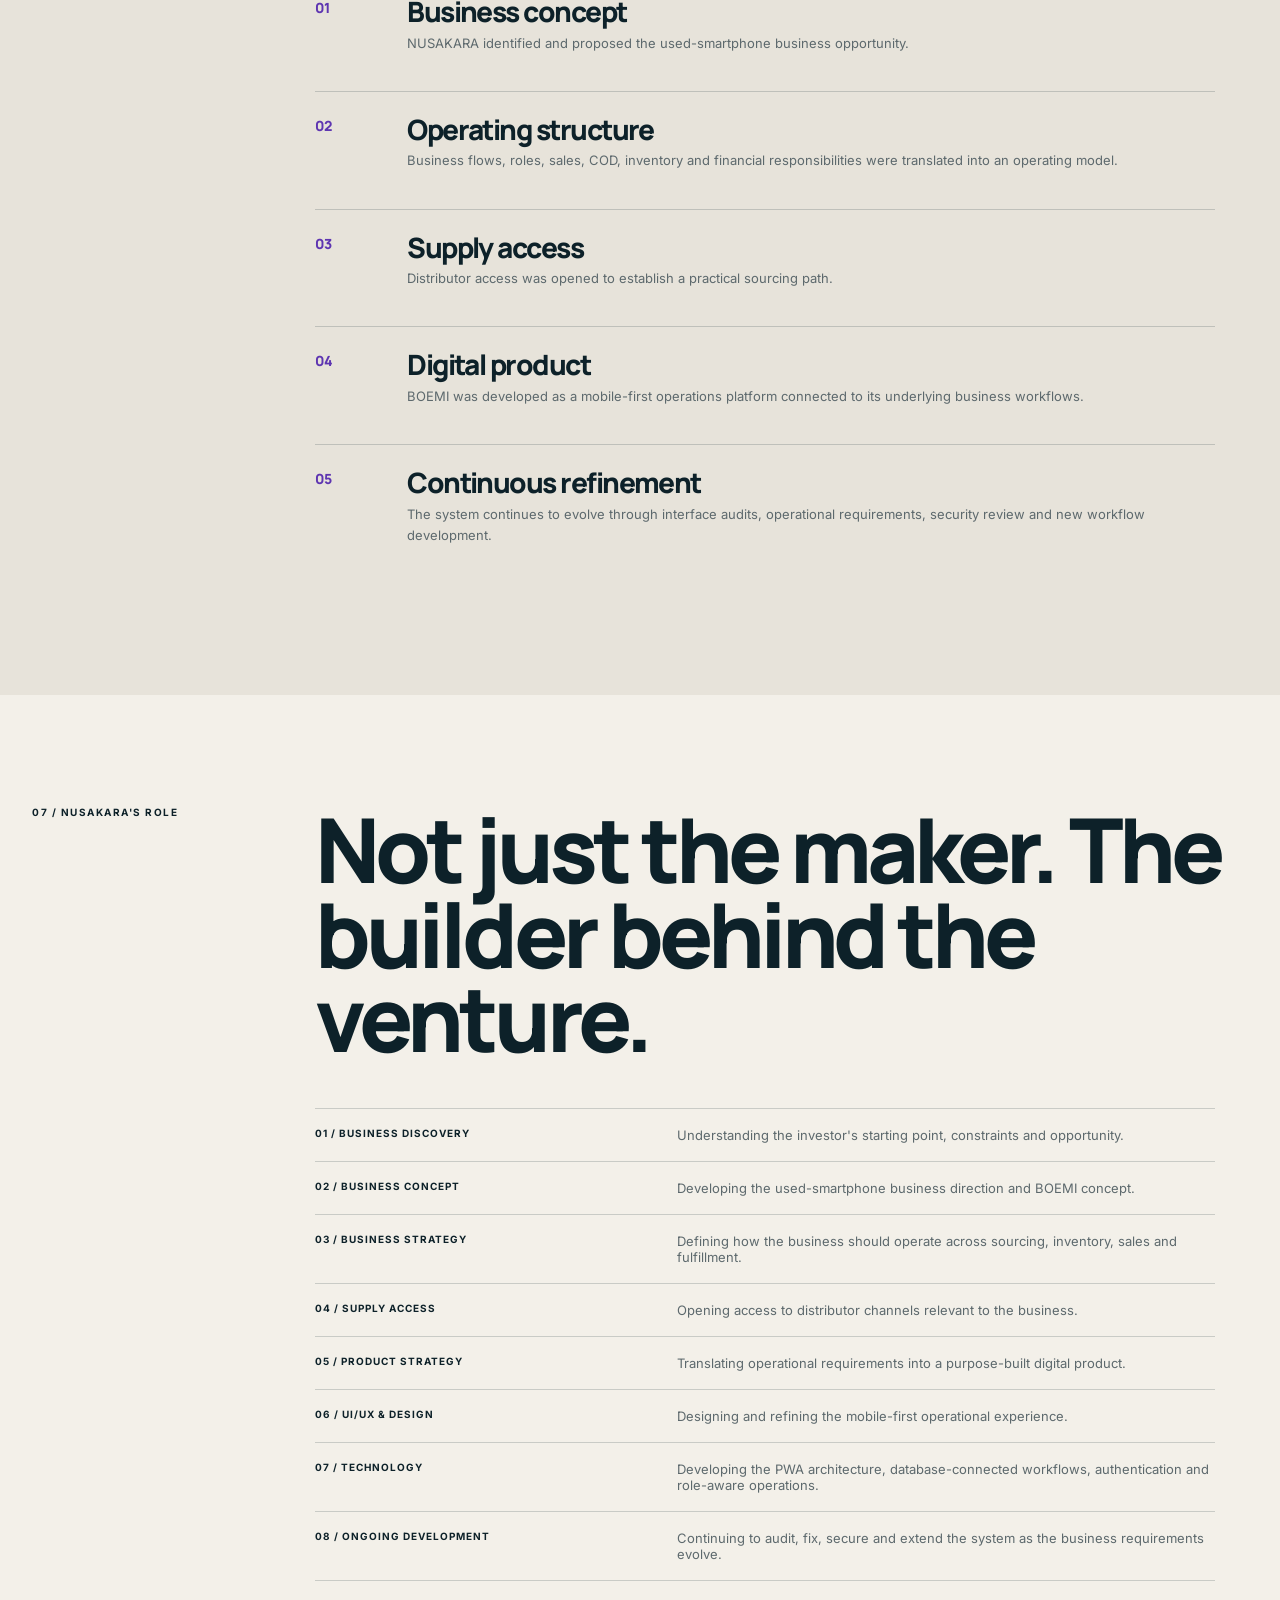
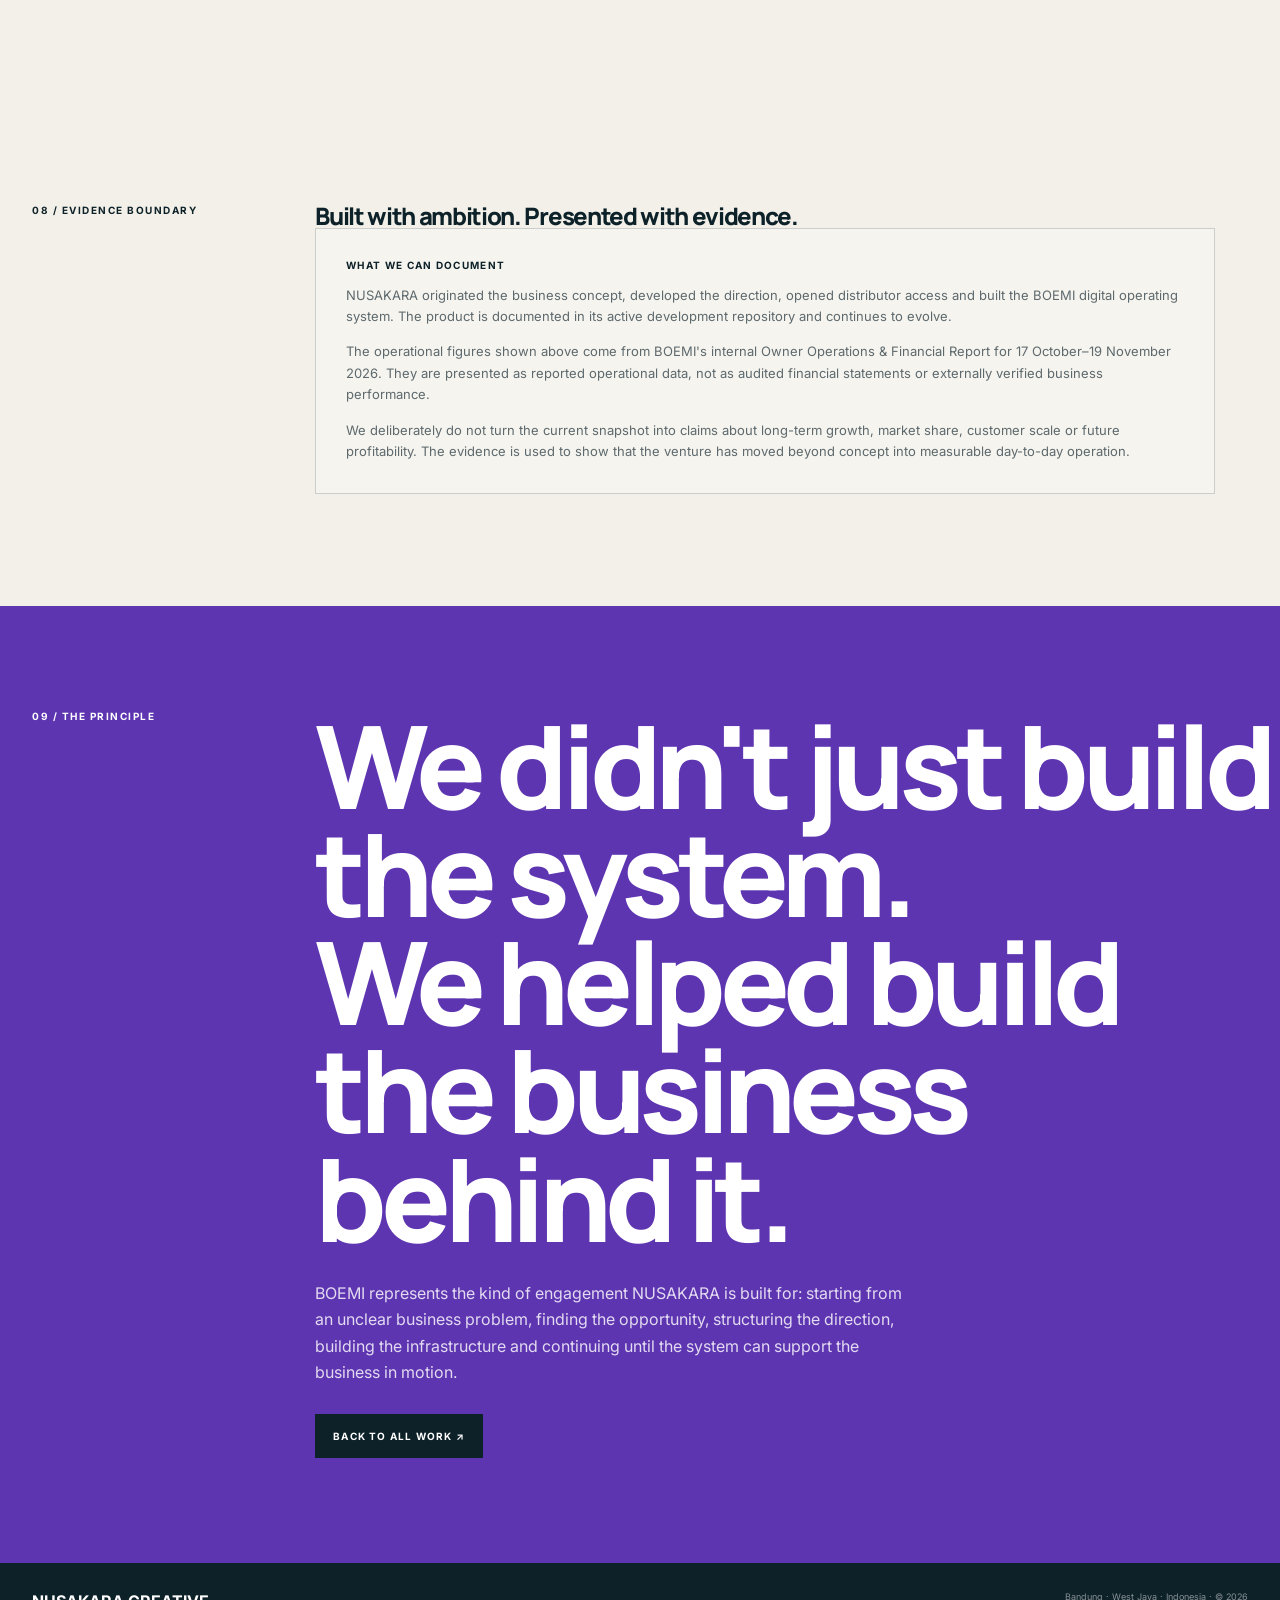
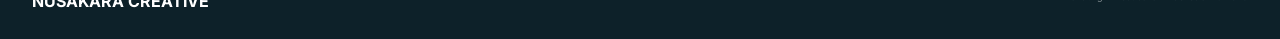
<file: work/boemi/index.html>
<!doctype html>
<html lang="en">
<head>
<meta charset="utf-8">
<meta name="viewport" content="width=device-width,initial-scale=1">
<meta name="theme-color" content="#0D2129">
<title>BOEMI — Venture Building Case Study | NUSAKARA CREATIVE</title>
<meta name="description" content="BOEMI — a used-smartphone business venture originated, structured and digitally developed by NUSAKARA CREATIVE.">
<link rel="canonical" href="https://nusakaracreative.github.io/nusakaracreative/work/boemi/">
<link rel="preconnect" href="https://fonts.googleapis.com">
<link rel="preconnect" href="https://fonts.gstatic.com" crossorigin>
<link href="https://fonts.googleapis.com/css2?family=Manrope:wght@400;500;600;700;800;900&family=Inter:wght@400;500;600;700&display=swap" rel="stylesheet">
<link rel="stylesheet" href="../../assets/css/design-system.css?v=20261119">
<style>
:root{--boemi:#5E35B1;--boemi-deep:#32186F;--paper:#f3f0e9;--ink:#0d2129;--muted:#5d696d;--line:rgba(13,33,41,.18);--soft:#e8e3f3}
*{box-sizing:border-box}html{scroll-behavior:smooth}body{margin:0;background:var(--paper);color:var(--ink);font-family:Inter,Arial,sans-serif}a{color:inherit;text-decoration:none}p{line-height:1.65;color:var(--muted)}h1,h2,h3{font-family:Manrope,Arial,sans-serif;letter-spacing:-.055em;line-height:.94;margin:0;font-weight:800}.wrap{width:min(calc(100% - 64px),1380px);margin:auto}.eyebrow{font-size:10px;line-height:1;letter-spacing:.15em;text-transform:uppercase;font-weight:700}.back{font-size:10px;letter-spacing:.12em;font-weight:700;text-transform:uppercase}
header{height:78px;position:sticky;top:0;z-index:20;background:rgba(243,240,233,.94);backdrop-filter:blur(16px);border-bottom:1px solid var(--line)}.nav{height:78px;display:flex;align-items:center;justify-content:space-between}.brand img{width:190px!important;height:auto!important;max-width:190px}.nav-actions{display:flex;gap:24px;align-items:center}
.hero{padding:92px 0 0}.hero-grid{display:grid;grid-template-columns:20% 80%;gap:40px}.hero-main{max-width:1080px}.hero h1{font-size:clamp(64px,9vw,142px);text-transform:uppercase}.hero h1 span{color:var(--boemi)}.lead{max-width:760px;font-size:20px;line-height:1.45;color:var(--ink);margin:32px 0 0}.hero-note{max-width:680px;font-size:12px;line-height:1.65;margin-top:24px;padding-top:18px;border-top:1px solid var(--line);color:var(--muted)}
.meta{display:grid;grid-template-columns:repeat(4,1fr);border-top:1px solid var(--ink);border-bottom:1px solid var(--ink);margin-top:72px}.fact{padding:20px 18px 20px 0;border-right:1px solid var(--line)}.fact:last-child{border-right:0;padding-left:18px}.fact:not(:first-child){padding-left:18px}.fact span{display:block;font-size:8px;letter-spacing:.13em;color:var(--muted);text-transform:uppercase}.fact strong{display:block;margin-top:8px;font-size:13px;line-height:1.35}
.visual{margin-top:12px;background:var(--boemi-deep);color:#fff;min-height:470px;padding:42px;display:grid;grid-template-columns:1fr 1fr;gap:40px;align-items:end}.visual .mark{font:900 clamp(72px,13vw,180px)/.8 Manrope;letter-spacing:-.09em;color:#fff}.visual .mark span{color:#c7b4ff}.visual-copy{max-width:430px;justify-self:end}.visual-copy p{color:rgba(255,255,255,.7);font-size:14px}.visual-copy strong{font-size:11px;letter-spacing:.1em}
.section{padding:112px 0}.section-grid{display:grid;grid-template-columns:20% 80%;gap:40px}.section h2{font-size:clamp(52px,7vw,100px);max-width:1000px}.copy{max-width:800px;margin-top:36px}.copy p{font-size:16px}.quote{margin-top:42px;border-left:3px solid var(--boemi);padding:4px 0 4px 22px}.quote strong{display:block;font:800 32px/.95 Manrope;letter-spacing:-.04em}.quote span{display:block;margin-top:10px;font-size:9px;letter-spacing:.12em;text-transform:uppercase;color:var(--muted)}
.soft{background:#e7e3da}.cards{display:grid;grid-template-columns:1fr 1fr;gap:12px;margin-top:52px}.card{min-height:270px;padding:30px;background:var(--paper)}.card.dark{background:var(--ink);color:#fff}.card .num{font-size:9px;letter-spacing:.13em;color:var(--boemi);font-weight:700}.card.dark .num{color:#c7b4ff}.card h3{font-size:38px;margin-top:72px}.card p{font-size:13px}.card.dark p{color:rgba(255,255,255,.6)}
.system{background:var(--ink);color:#fff;padding:112px 0}.system p{color:rgba(255,255,255,.62)}.system h2{font-size:clamp(52px,7vw,100px);max-width:1000px}.flow{display:flex;flex-wrap:wrap;gap:7px;margin:42px 0}.flow span{border:1px solid rgba(255,255,255,.22);padding:10px 12px;font-size:8px;letter-spacing:.12em}.system-grid{display:grid;grid-template-columns:1fr 1fr;gap:12px;margin-top:32px}.system-card{border-top:1px solid rgba(255,255,255,.22);padding:26px 0}.system-card .num{color:#c7b4ff;font-size:10px}.system-card h3{font-size:30px;margin-top:38px}.system-card p{font-size:13px;max-width:480px}
.role{padding:112px 0}.role-list{margin-top:48px;border-top:1px solid var(--line);max-width:900px}.role-item{display:grid;grid-template-columns:38% 62%;gap:20px;padding:18px 0;border-bottom:1px solid var(--line)}.role-item strong{font-size:10px;letter-spacing:.1em;text-transform:uppercase}.role-item span{font-size:13px;color:var(--muted)}
.timeline{background:#e7e3da;padding:112px 0}.timeline-list{margin-top:52px;max-width:900px}.timeline-item{display:grid;grid-template-columns:70px 1fr;gap:22px;border-top:1px solid var(--line);padding:24px 0}.timeline-item .num{font:800 14px Manrope;color:var(--boemi)}.timeline-item h3{font-size:28px}.timeline-item p{margin-top:8px;font-size:13px}
.boundary{padding:112px 0}.boundary-box{max-width:900px;border:1px solid var(--line);padding:30px;background:rgba(255,255,255,.25)}.boundary-box strong{display:block;font-size:10px;letter-spacing:.13em;text-transform:uppercase}.boundary-box p{font-size:13px;margin:14px 0 0}
.closing{background:var(--boemi);color:#fff;padding:105px 0}.closing-grid{display:grid;grid-template-columns:20% 80%;gap:40px}.closing h2{font-size:clamp(58px,9vw,130px);max-width:1050px}.closing p{color:rgba(255,255,255,.82);max-width:600px;margin:28px 0}.closing a{display:inline-flex;min-height:44px;align-items:center;background:var(--ink);padding:0 18px;font-size:10px;font-weight:700;letter-spacing:.12em;text-transform:uppercase}
footer{background:var(--ink);color:#fff;padding:28px 0}.footer-row{display:flex;justify-content:space-between;gap:24px}.footer-row span{font-size:9px;color:rgba(255,255,255,.5)}
@media(max-width:900px){.wrap{width:min(calc(100% - 40px),1380px)}.hero-grid,.section-grid,.closing-grid{grid-template-columns:1fr;gap:28px}.meta{grid-template-columns:1fr 1fr}.fact:nth-child(2){border-right:0}.visual{grid-template-columns:1fr;min-height:400px}.visual-copy{justify-self:start}.cards,.system-grid{grid-template-columns:1fr}.role-item{grid-template-columns:1fr;gap:8px}}
@media(max-width:560px){.wrap{width:calc(100% - 28px)}header,.nav{height:68px}.brand img{width:155px!important}.nav-actions{gap:12px}.nav-actions a:not(:first-child){display:none}.hero{padding-top:62px}.hero h1{font-size:18vw}.lead{font-size:17px}.meta{grid-template-columns:1fr 1fr;margin-top:48px}.fact{padding:16px 10px 16px 0!important}.fact:nth-child(2n){padding-left:10px!important}.fact strong{font-size:12px}.visual{padding:26px;min-height:340px}.visual .mark{font-size:25vw}.section,.system,.role,.timeline,.boundary{padding:80px 0}.section h2,.system h2{font-size:clamp(46px,13vw,70px)}.cards{margin-top:36px}.card{min-height:230px;padding:24px}.card h3{margin-top:54px;font-size:32px}.timeline-item{grid-template-columns:45px 1fr}.timeline-item h3{font-size:25px}.footer-row{display:block}.footer-row span{display:block;margin-top:8px}}

.snapshot{background:var(--ink);color:#fff;padding:92px 0 96px}.snapshot h2{font-size:clamp(46px,7vw,94px);margin-top:20px;max-width:850px}.snapshot-head{display:flex;justify-content:space-between;gap:40px;align-items:end}.snapshot-note{font-size:9px;line-height:1.7;letter-spacing:.13em;color:rgba(255,255,255,.48);text-align:right;text-transform:uppercase;padding-bottom:8px}.metric-grid{display:grid;grid-template-columns:repeat(4,1fr);border-top:1px solid rgba(255,255,255,.24);border-bottom:1px solid rgba(255,255,255,.24);margin-top:58px}.metric{padding:24px 18px 25px 0;border-right:1px solid rgba(255,255,255,.18)}.metric:not(:first-child){padding-left:18px}.metric:last-child{border-right:0}.metric span{display:block;font-size:8px;letter-spacing:.13em;color:rgba(255,255,255,.48);line-height:1.35}.metric strong{display:block;margin-top:12px;font:800 clamp(28px,4vw,48px)/.95 Manrope;letter-spacing:-.055em}.snapshot-detail{display:grid;grid-template-columns:1fr 1fr;gap:70px;margin-top:34px}.snapshot-detail>div{border-top:1px solid rgba(255,255,255,.16);padding-top:18px}.snapshot-detail strong{font-size:9px;letter-spacing:.13em;color:#c7b4ff}.snapshot-detail p{font-size:13px;max-width:520px;color:rgba(255,255,255,.62);margin:12px 0 0}.data-foot{margin-top:38px;font-size:8px;letter-spacing:.1em;color:rgba(255,255,255,.35)}
@media(max-width:900px){.snapshot-head{display:block}.snapshot-note{text-align:left;margin-top:22px}.metric-grid{grid-template-columns:1fr 1fr}.metric:nth-child(2){border-right:0}.metric:nth-child(3),.metric:nth-child(4){border-top:1px solid rgba(255,255,255,.16)}.snapshot-detail{grid-template-columns:1fr;gap:26px}}
@media(max-width:560px){.snapshot{padding:76px 0 78px}.snapshot h2{font-size:13vw}.metric strong{font-size:28px}.metric{padding:18px 10px 19px 0}.metric:not(:first-child){padding-left:10px}.snapshot-detail p{font-size:12px}.data-foot{line-height:1.7}}
</style>
</head>
<body>
<header><div class="wrap nav"><a href="../../" class="brand" aria-label="NUSAKARA CREATIVE"><img src="../../assets/NUSAKARA_MASTER_LOGO_READY_TO_USE.png" alt="NUSAKARA CREATIVE"></a><div class="nav-actions"><a class="back" href="../../portfolio/">← BACK TO WORK</a><a class="back" href="../../">HOME</a></div></div></header>
<main>
<section class="hero"><div class="wrap hero-grid"><div><div class="eyebrow">CASE STUDY / 003</div><div style="margin-top:18px;font-size:9px;line-height:1.6;letter-spacing:.1em;color:var(--muted);text-transform:uppercase">VENTURE BUILDING<br>BUSINESS STRATEGY<br>DIGITAL PRODUCT</div></div><div class="hero-main"><div class="eyebrow" style="color:var(--boemi)">NUSAKARA × BOEMI</div><h1 style="margin-top:22px">BUILDING<br><span>BOEMI.</span></h1><p class="lead">From an investment question to an operating used-smartphone business — NUSAKARA developed the concept, business direction, operating structure, supply access and digital system behind BOEMI.</p><p class="hero-note">BOEMI is presented here as a venture-building case, not simply a software project. The digital platform is one part of a broader business system developed by NUSAKARA.</p></div></div>
<div class="wrap meta"><div class="fact"><span>ENGAGEMENT</span><strong>Venture building</strong></div><div class="fact"><span>BUSINESS</span><strong>Used smartphones</strong></div><div class="fact"><span>NUSAKARA ROLE</span><strong>Strategy → Operations → Product</strong></div><div class="fact"><span>STATUS</span><strong>Active development</strong></div></div>
<div class="wrap visual"><div><div class="eyebrow" style="color:#c7b4ff">BOEMI / DEVICE OPERATIONS</div><div class="mark">BOEMI<span>.</span></div></div><div class="visual-copy"><strong>THE DIGITAL OPERATING LAYER</strong><p>Inventory, sales, customer, payment, COD, expenses, reporting, permissions and operational workflows brought into one purpose-built system.</p></div></div>

<section class="snapshot"><div class="wrap"><div class="snapshot-head"><div><div class="eyebrow" style="color:#c7b4ff">17 OCT — 19 NOV 2026</div><h2>FROM CONCEPT<br>TO OPERATING BUSINESS.</h2></div><div class="snapshot-note">EARLY OPERATIONAL SNAPSHOT<br>Reported from BOEMI's internal management system.</div></div><div class="metric-grid"><div class="metric"><span>COMPLETED TRANSACTIONS</span><strong>39</strong></div><div class="metric"><span>RECORDED SALES</span><strong>Rp 34.575.000</strong></div><div class="metric"><span>GROSS TRANSACTION PROFIT</span><strong>Rp 10.575.000</strong></div><div class="metric"><span>UNITS RECORDED</span><strong>48</strong></div></div><div class="snapshot-detail"><div><strong>WHAT THE DATA SHOWS</strong><p>In its first reported operating period, BOEMI recorded 39 completed transactions, Rp34.575.000 in sales and Rp10.575.000 in reported gross transaction profit, with 48 units recorded in inventory.</p></div><div><strong>THE CONTROL LAYER</strong><p>The system also tracks payment reconciliation, inventory movement and staff attribution — turning day-to-day transactions into an operational view the owner can monitor.</p></div></div><div class="data-foot">SOURCE: BOEMI OWNER OPERATIONS &amp; FINANCIAL REPORT · 17 OCT — 19 NOV 2026 · REPORT VALIDATION: PERLU DITINJAU</div></div></section>
</section>

<section class="section"><div class="wrap section-grid"><div><div class="eyebrow">01 / STARTING POINT</div></div><div><h2>Capital was available. The business direction was not.</h2><div class="copy"><p>The investor initially had capital but did not yet have a clear business to deploy it into. NUSAKARA was brought in for consultation: where should the capital go, what business made sense, and how could it be built into an operating venture?</p><p>Rather than treating the engagement as a conventional creative assignment, NUSAKARA took responsibility for developing the business opportunity from the ground up.</p></div><div class="quote"><strong>Find the opportunity. Then build the system around it.</strong><span>Business direction</span></div></div></div></section>

<section class="section soft"><div class="wrap section-grid"><div><div class="eyebrow">02 / THE OPPORTUNITY</div></div><div><h2>Used smartphones became the business opportunity.</h2><div class="copy"><p>NUSAKARA proposed a used-smartphone business model built around the practical realities of buying, checking, pricing, stocking and reselling devices.</p><p>The challenge was larger than identifying a product category. The business needed an operating model: how units enter the business, how they are recorded, how sales are handled, how COD works, how money moves, how roles are assigned and how the owner can see the business clearly.</p></div><div class="cards"><article class="card dark"><div class="num">01 / CONCEPT</div><h3>Define the venture</h3><p>Turn an open investment question into a concrete used-smartphone business direction.</p></article><article class="card"><div class="num">02 / MODEL</div><h3>Define the flow</h3><p>Structure the operational journey from inventory intake to sales, payment, COD and reporting.</p></article></div></div></div></section>

<section class="section"><div class="wrap section-grid"><div><div class="eyebrow">03 / FROM IDEA TO OPERATION</div></div><div><h2>The investor approved the direction. NUSAKARA was asked to build it.</h2><div class="copy"><p>After agreeing on the opportunity, the investor delegated the end-to-end development of BOEMI to NUSAKARA — taking the project from zero toward an operating business.</p><p>This expanded the role beyond strategy and creative production into business structuring, operational design, supply-chain access, product development and ongoing system refinement.</p></div></div></div></section>

<section class="system"><div class="wrap section-grid"><div><div class="eyebrow" style="color:#c7b4ff">04 / BUILDING THE SUPPLY CHAIN</div></div><div><h2>Access matters as much as the idea.</h2><div class="copy"><p>NUSAKARA opened and developed access to distributor channels so BOEMI could move from a business concept toward an actual supply path for used smartphones.</p><p>The supply side became part of the venture architecture: a business cannot be operated only through a digital interface if the physical inventory and sourcing process are undefined.</p></div></div></div></section>

<section class="section"><div class="wrap section-grid"><div><div class="eyebrow">05 / THE OPERATING MODEL</div></div><div><h2>BOEMI was designed as an operating system for the business.</h2><div class="copy"><p>The digital product was built around the workflows the business actually needs rather than treated as a standalone app.</p></div><div class="role-list"><div class="role-item"><strong>01 / Inventory</strong><span>Device intake, specifications, condition, IMEI, purchase cost, asking price, photos and stock status.</span></div><div class="role-item"><strong>02 / Sales & Customers</strong><span>Orders, customer records, seller attribution, transaction information and sales status.</span></div><div class="role-item"><strong>03 / COD</strong><span>Fulfillment, assigned COD staff, handover, payment recording and proof-of-handover workflow.</span></div><div class="role-item"><strong>04 / Finance</strong><span>Payments, expenses, estimated margin, reporting and operational financial visibility.</span></div><div class="role-item"><strong>05 / Roles & Access</strong><span>Role-aware views and permissions across Owner, Sales, COD, Cashier and Inventory responsibilities.</span></div><div class="role-item"><strong>06 / Reporting</strong><span>Business reporting and allocation logic designed to give the owner a clearer operational picture.</span></div></div></div></div></section>

<section class="timeline"><div class="wrap section-grid"><div><div class="eyebrow">06 / THE BUILD</div></div><div><h2>Strategy became product. Product became infrastructure.</h2><div class="timeline-list"><div class="timeline-item"><div class="num">01</div><div><h3>Business concept</h3><p>NUSAKARA identified and proposed the used-smartphone business opportunity.</p></div></div><div class="timeline-item"><div class="num">02</div><div><h3>Operating structure</h3><p>Business flows, roles, sales, COD, inventory and financial responsibilities were translated into an operating model.</p></div></div><div class="timeline-item"><div class="num">03</div><div><h3>Supply access</h3><p>Distributor access was opened to establish a practical sourcing path.</p></div></div><div class="timeline-item"><div class="num">04</div><div><h3>Digital product</h3><p>BOEMI was developed as a mobile-first operations platform connected to its underlying business workflows.</p></div></div><div class="timeline-item"><div class="num">05</div><div><h3>Continuous refinement</h3><p>The system continues to evolve through interface audits, operational requirements, security review and new workflow development.</p></div></div></div></div></div></section>

<section class="section"><div class="wrap section-grid"><div><div class="eyebrow">07 / NUSAKARA'S ROLE</div></div><div><h2>Not just the maker. The builder behind the venture.</h2><div class="role-list"><div class="role-item"><strong>01 / Business Discovery</strong><span>Understanding the investor's starting point, constraints and opportunity.</span></div><div class="role-item"><strong>02 / Business Concept</strong><span>Developing the used-smartphone business direction and BOEMI concept.</span></div><div class="role-item"><strong>03 / Business Strategy</strong><span>Defining how the business should operate across sourcing, inventory, sales and fulfillment.</span></div><div class="role-item"><strong>04 / Supply Access</strong><span>Opening access to distributor channels relevant to the business.</span></div><div class="role-item"><strong>05 / Product Strategy</strong><span>Translating operational requirements into a purpose-built digital product.</span></div><div class="role-item"><strong>06 / UI/UX & Design</strong><span>Designing and refining the mobile-first operational experience.</span></div><div class="role-item"><strong>07 / Technology</strong><span>Developing the PWA architecture, database-connected workflows, authentication and role-aware operations.</span></div><div class="role-item"><strong>08 / Ongoing Development</strong><span>Continuing to audit, fix, secure and extend the system as the business requirements evolve.</span></div></div></div></div></section>

<section class="boundary"><div class="wrap section-grid"><div><div class="eyebrow">08 / EVIDENCE BOUNDARY</div></div><div><h2>Built with ambition. Presented with evidence.</h2><div class="boundary-box"><strong>What we can document</strong><p>NUSAKARA originated the business concept, developed the direction, opened distributor access and built the BOEMI digital operating system. The product is documented in its active development repository and continues to evolve.</p><p>The operational figures shown above come from BOEMI's internal Owner Operations &amp; Financial Report for 17 October–19 November 2026. They are presented as reported operational data, not as audited financial statements or externally verified business performance.</p><p>We deliberately do not turn the current snapshot into claims about long-term growth, market share, customer scale or future profitability. The evidence is used to show that the venture has moved beyond concept into measurable day-to-day operation.</p></div></div></div></section>

<section class="closing"><div class="wrap closing-grid"><div><div class="eyebrow" style="color:#fff">09 / THE PRINCIPLE</div></div><div><h2>We didn't just build the system.<br>We helped build the business behind it.</h2><p>BOEMI represents the kind of engagement NUSAKARA is built for: starting from an unclear business problem, finding the opportunity, structuring the direction, building the infrastructure and continuing until the system can support the business in motion.</p><a href="../../portfolio/">BACK TO ALL WORK ↗</a></div></div></section>
</main>
<footer><div class="wrap footer-row"><strong>NUSAKARA CREATIVE</strong><span>Bandung · West Java · Indonesia · © 2026</span></div></footer>
</body>
</html>
</file>
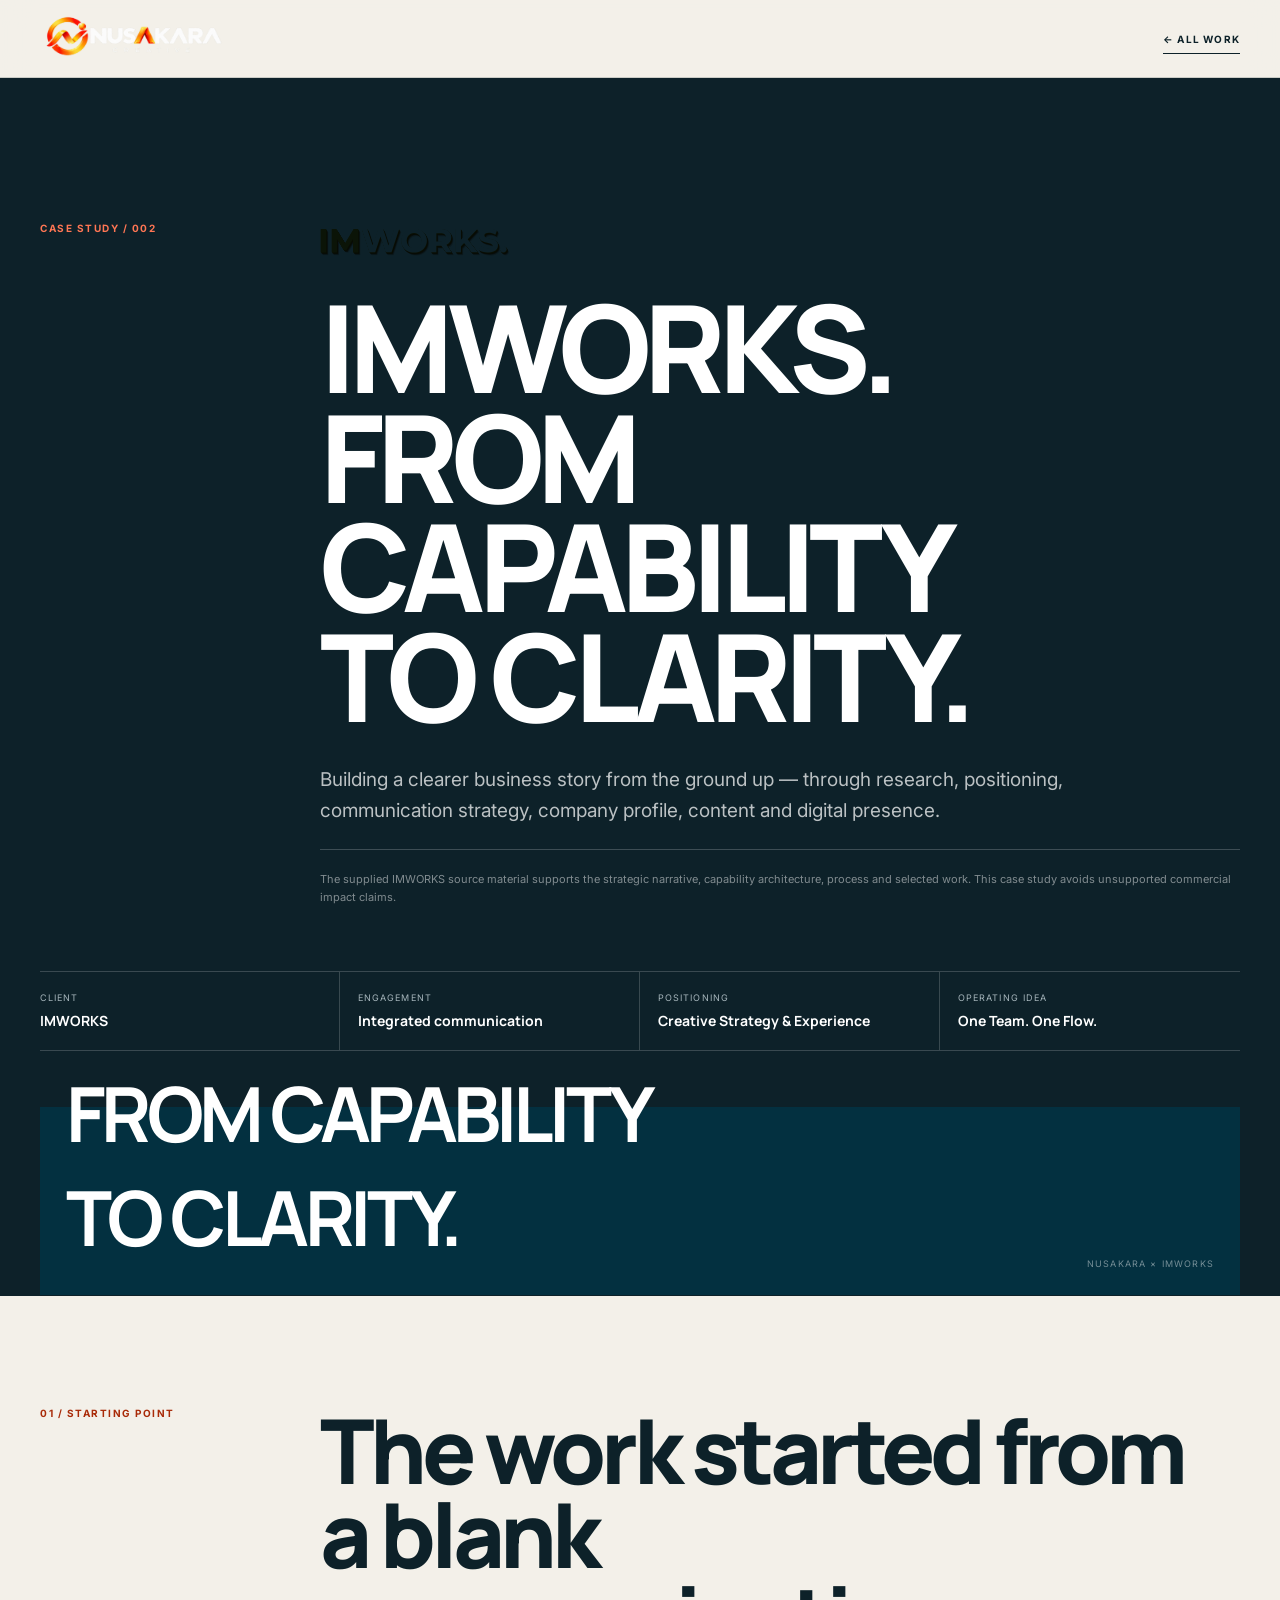
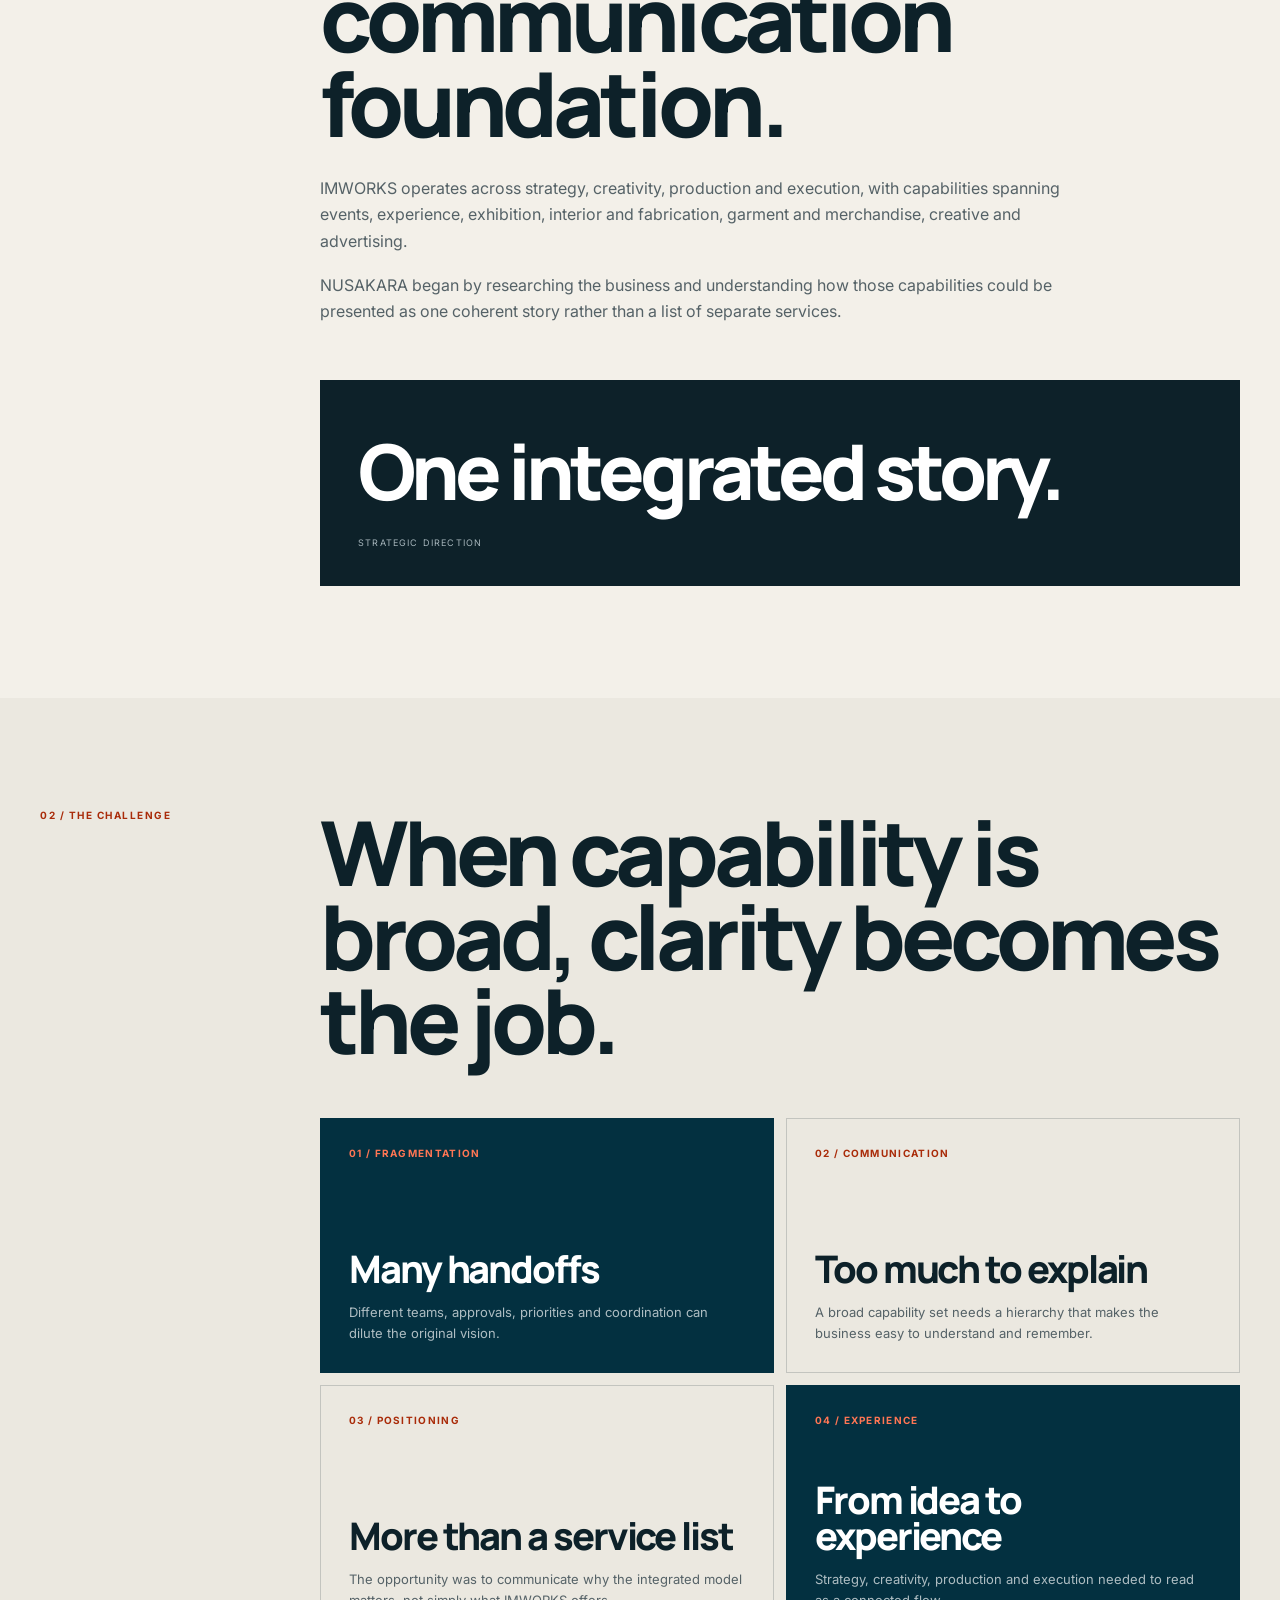
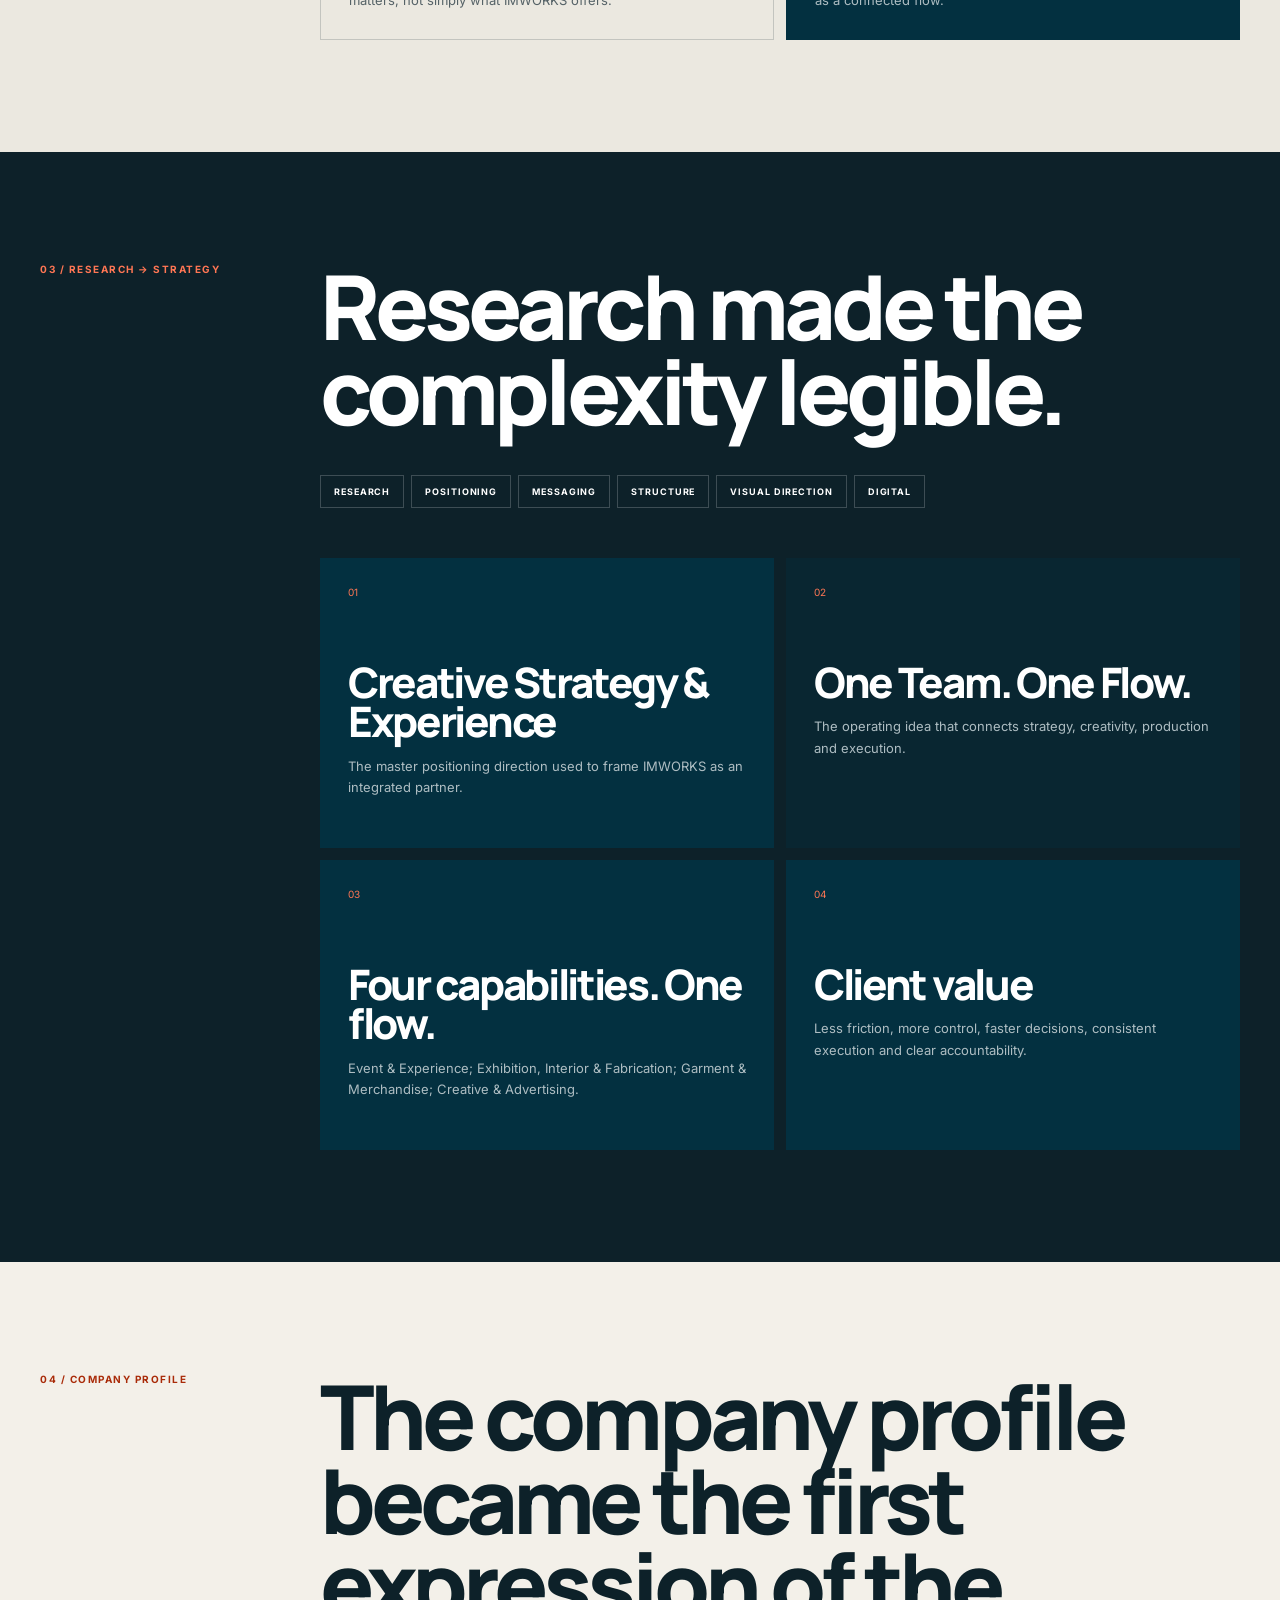
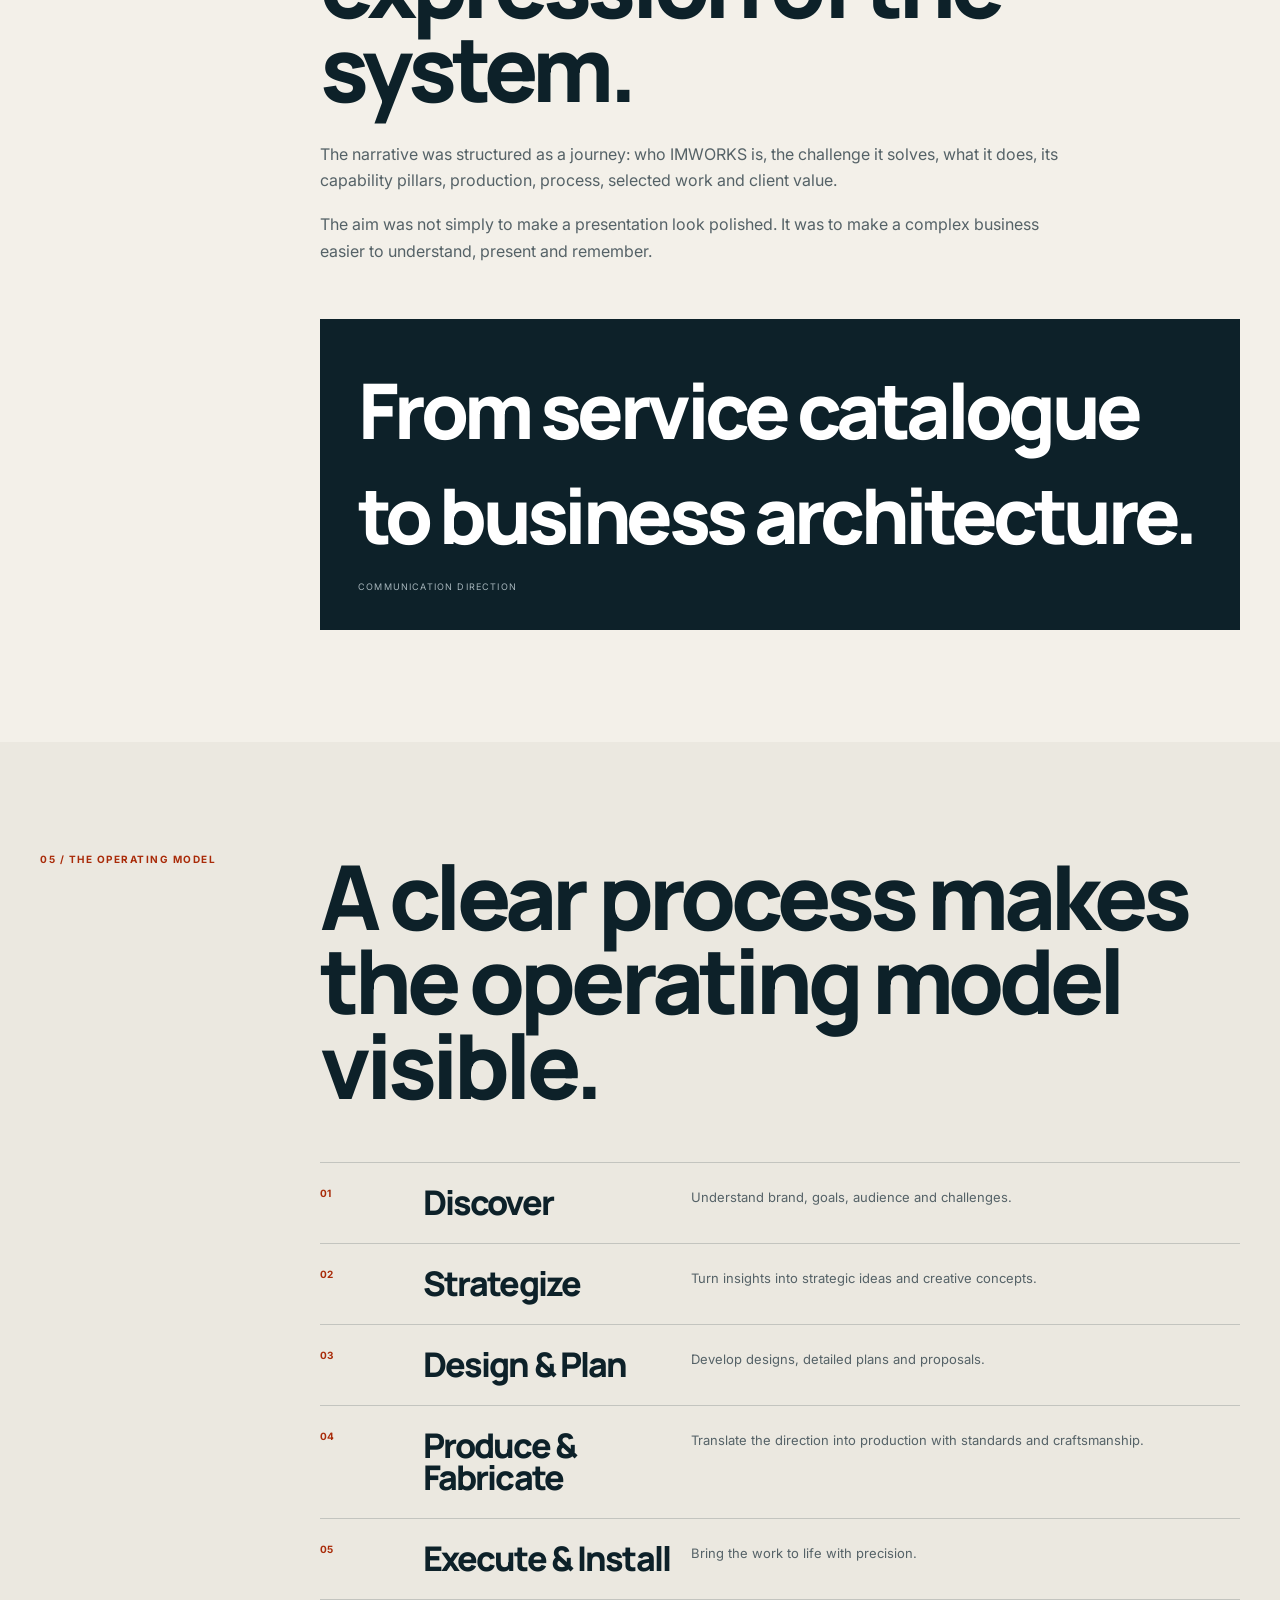
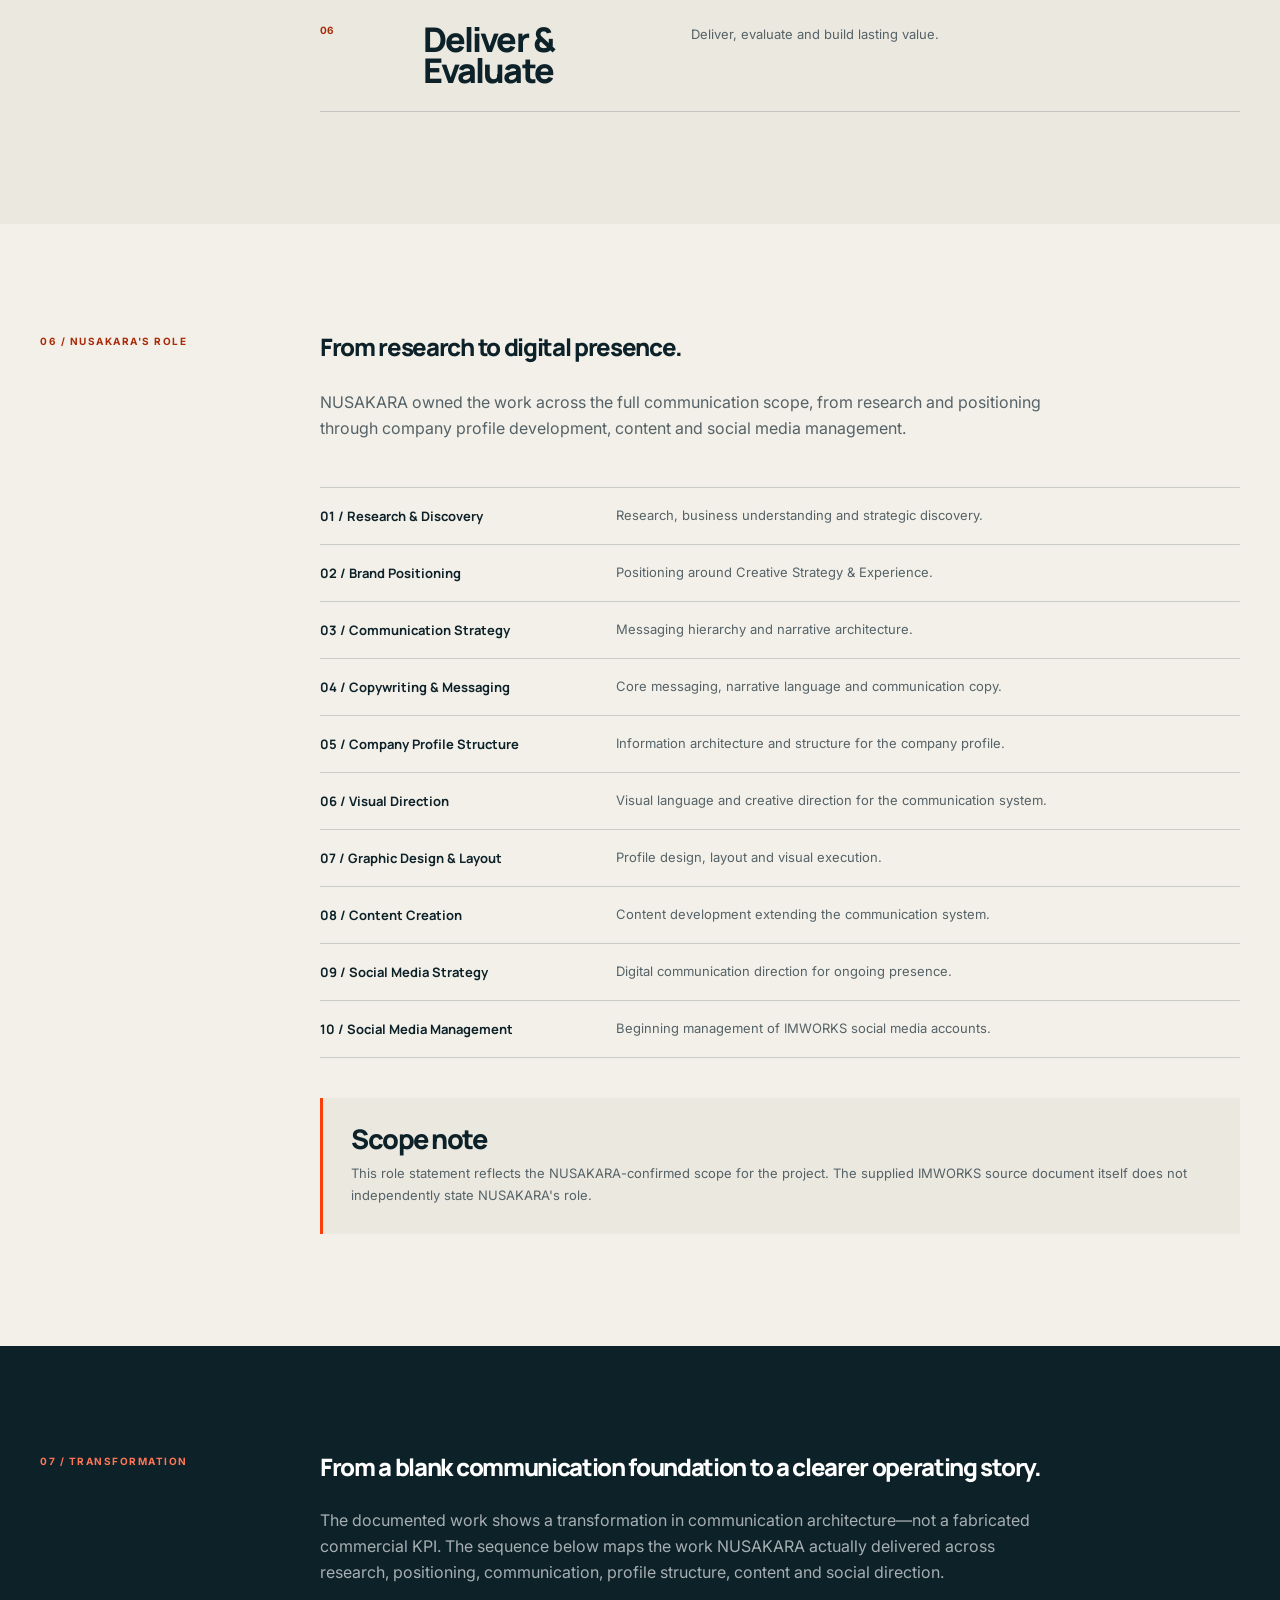
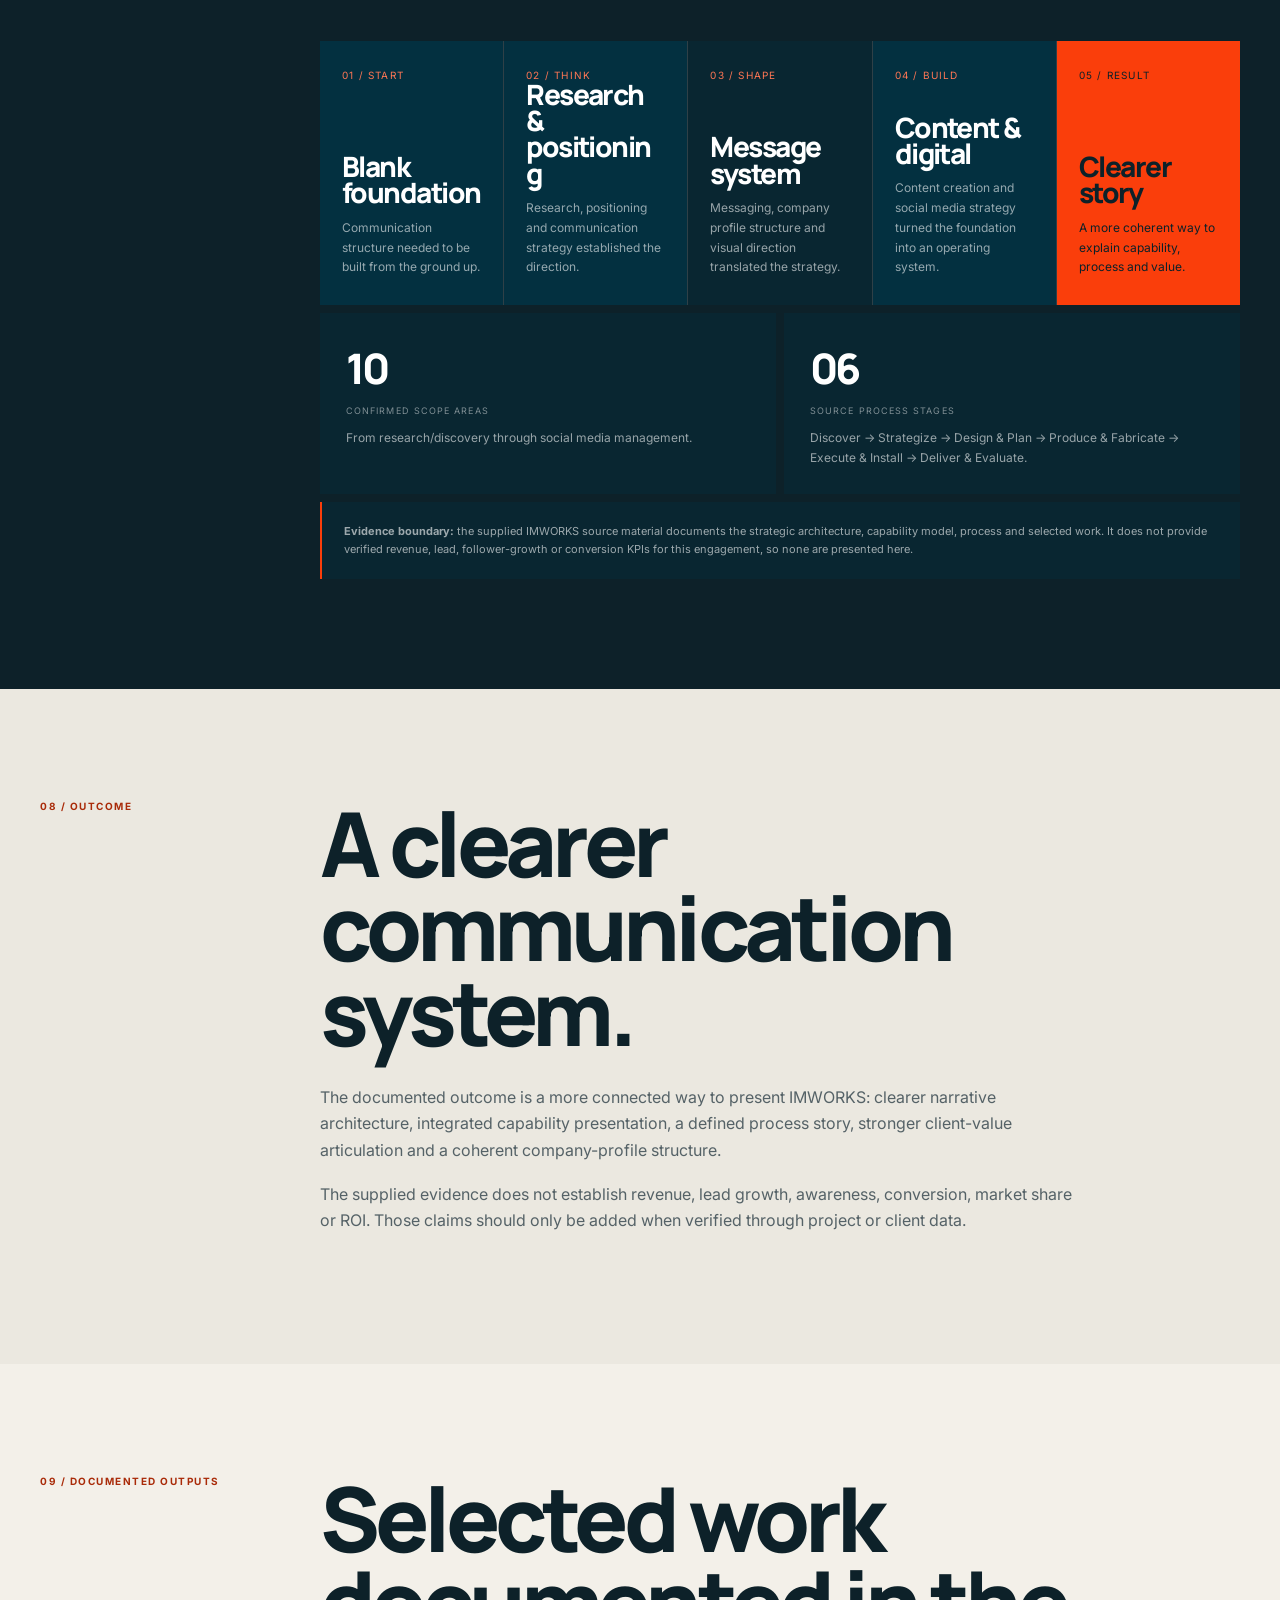
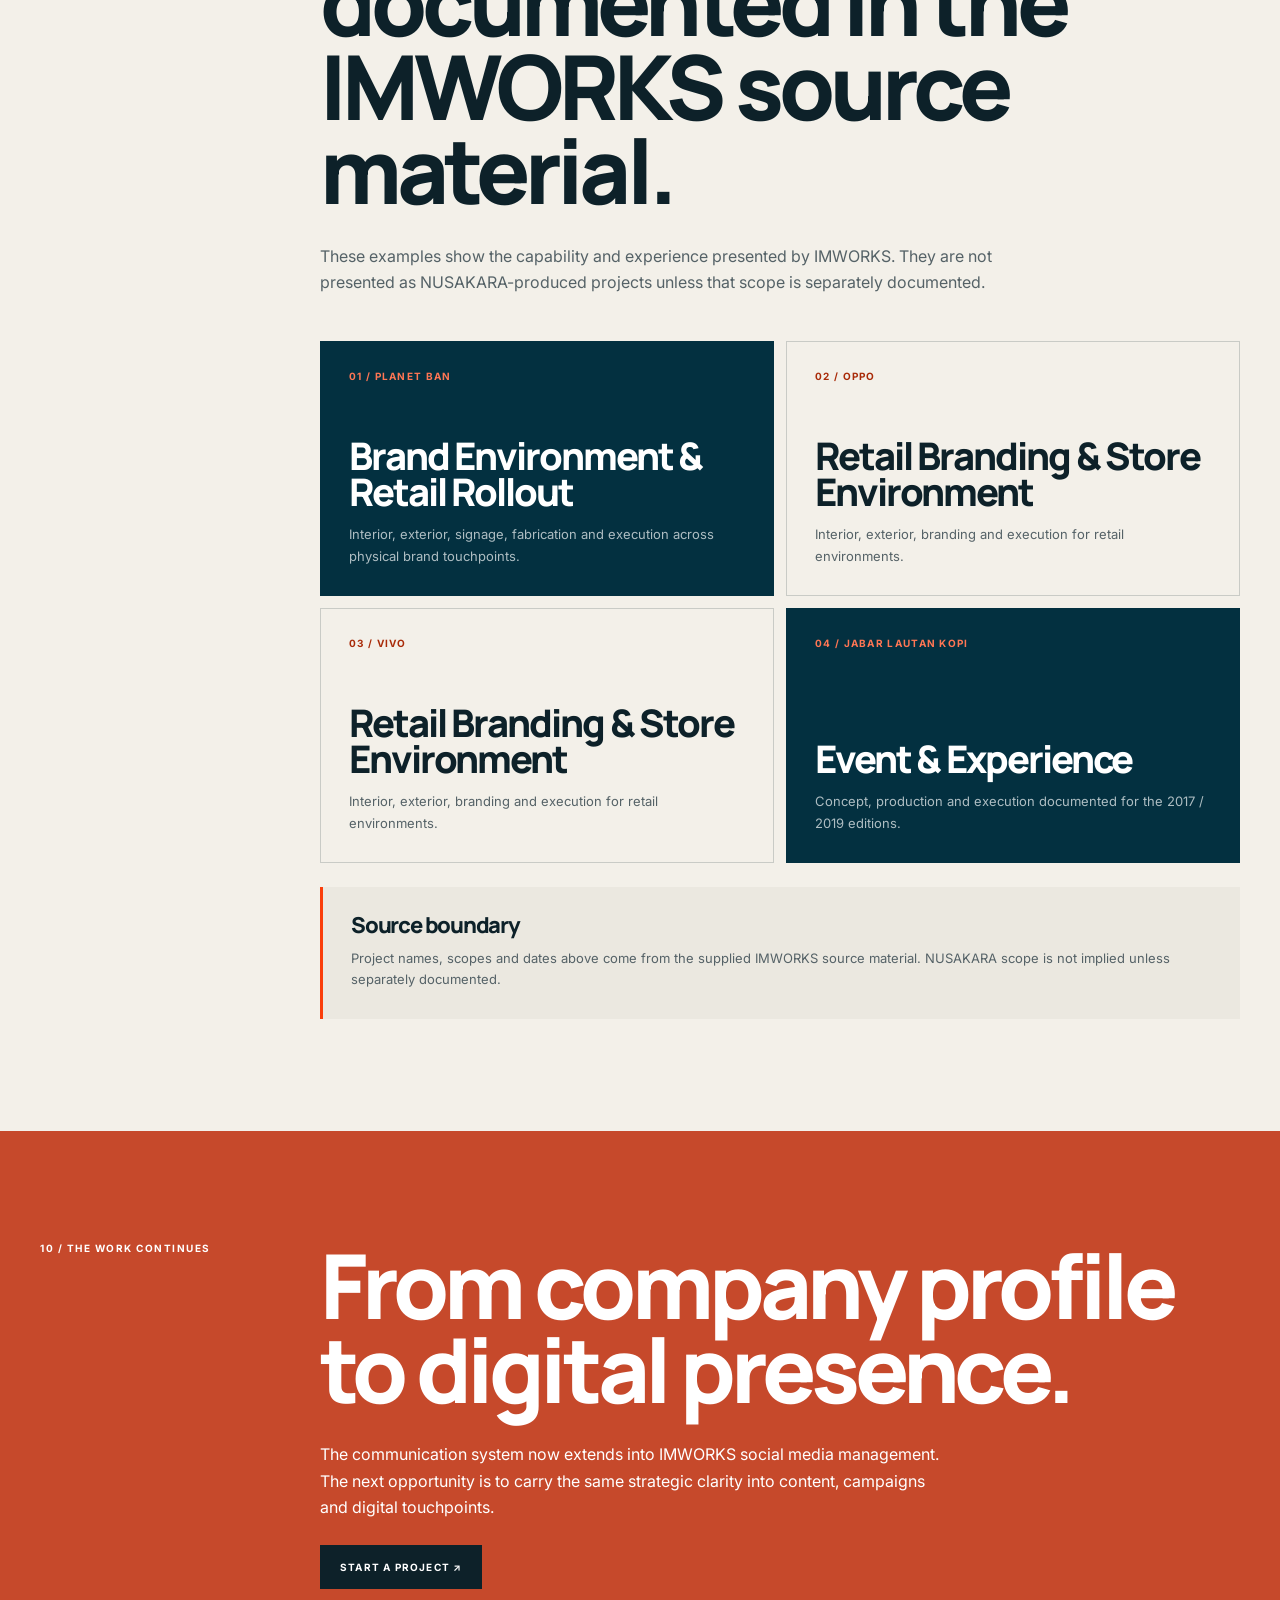
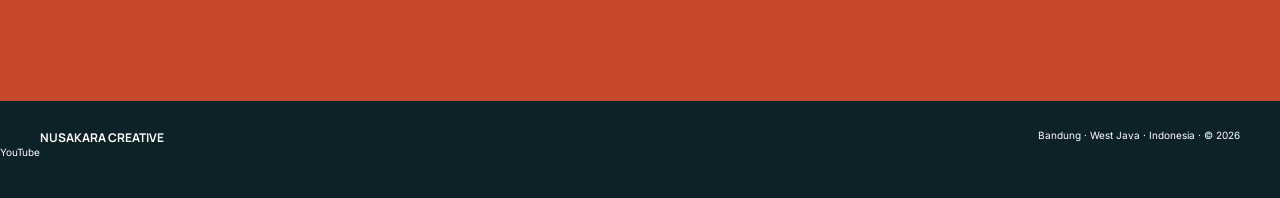
<file: work/imworks/index.html>
<!doctype html>
<html lang="en">
<head>
<meta charset="utf-8">
<meta name="viewport" content="width=device-width,initial-scale=1"><meta name="theme-color" content="#0D2129">
<title>IMWORKS — From Capability to Clarity | NUSAKARA CREATIVE</title>
<meta name="description" content="NUSAKARA CREATIVE case study with IMWORKS: research, brand positioning, communication strategy, company profile, content and social media direction built from a blank communication foundation.">
<meta name="robots" content="index,follow,max-image-preview:large">
<link rel="canonical" href="https://nusakaracreative.github.io/nusakaracreative/work/imworks/">
<meta property="og:type" content="article">
<meta property="og:title" content="IMWORKS — From Capability to Clarity | NUSAKARA CREATIVE">
<meta property="og:image" content="https://nusakaracreative.github.io/nusakaracreative/assets/portfolio/hunting/15.webp"><meta property="og:image:alt" content="Selected visual work by NUSAKARA CREATIVE">
<meta property="og:description" content="From a broad capability set to a clearer integrated story: research, positioning, communication strategy, company profile and digital presence.">
<meta property="og:url" content="https://nusakaracreative.github.io/nusakaracreative/work/imworks/">
<meta property="og:site_name" content="NUSAKARA CREATIVE">
<meta name="twitter:title" content="IMWORKS — From Capability to Clarity | NUSAKARA CREATIVE">
<meta name="twitter:description" content="From a broad capability set to a clearer integrated story: research, positioning, communication strategy, company profile and digital presence.">
<meta name="twitter:card" content="summary_large_image"><meta name="twitter:image" content="https://nusakaracreative.github.io/nusakaracreative/assets/portfolio/hunting/15.webp"><meta name="twitter:image:alt" content="Selected visual work by NUSAKARA CREATIVE">
<link rel="icon" type="image/png" href="../../assets/NUSAKARA_YOUTUBE_PROFILE_OFFICIAL.png?v=20261009"><link rel="apple-touch-icon" href="../../assets/NUSAKARA_YOUTUBE_PROFILE_OFFICIAL.png?v=20261009">
<link rel="preconnect" href="https://fonts.googleapis.com"><link rel="preconnect" href="https://fonts.gstatic.com" crossorigin>
<link href="https://fonts.googleapis.com/css2?family=Manrope:wght@400;500;600;700;800;900&family=Inter:wght@400;500;600;700&display=swap" rel="stylesheet">
<style>
:root{--paper:#f3f0e9;--ink:#0d2129;--deep:#033040;--orange:#fa3e0b;--red:#c6492b;--muted:#5d696d;--line:rgba(13,33,41,.18);--soft:#e7e3da;--max:1380px}*{box-sizing:border-box}html{scroll-behavior:smooth;scroll-padding-top:78px}body{margin:0;background:var(--paper);color:var(--ink);font-family:"Inter",Arial,sans-serif;-webkit-font-smoothing:antialiased}a{color:inherit;text-decoration:none}a:focus-visible{outline:2px solid var(--orange);outline-offset:4px}.wrap{width:min(calc(100% - 64px),var(--max));margin:auto}.skip{position:fixed;z-index:100;top:12px;left:12px;transform:translateY(-150%);background:#fff;color:var(--ink);padding:10px 12px;font-size:12px}.skip:focus{transform:none}.eyebrow,.label{font-size:10px;line-height:1;letter-spacing:.15em;text-transform:uppercase;font-weight:700}.eyebrow{color:var(--orange)}h1,h2,h3{font-family:"Manrope",Arial,sans-serif;margin:0;font-weight:800;letter-spacing:-.055em;line-height:.94;overflow-wrap:anywhere}p{margin:0;line-height:1.65;color:var(--muted)}
header{position:sticky;z-index:50;top:0;left:0;right:0;height:78px;background:rgba(243,240,233,.93);backdrop-filter:blur(16px);border-bottom:1px solid var(--line)}.nav{height:78px;display:flex;align-items:center;justify-content:space-between;gap:24px}.brand{display:flex;align-items:center;gap:10px}.brand img{width:40px;height:40px;object-fit:contain}.brand strong{font:700 12px "Manrope"}.brand small{display:block;font-size:8px;letter-spacing:.12em;color:var(--muted);margin-top:4px}.back{font-size:10px;font-weight:700;letter-spacing:.12em;text-transform:uppercase;border-bottom:1px solid var(--ink);padding:8px 0}
.hero{background:var(--ink);color:#fff;padding:145px 0 0}.hero-grid,.section-grid,.closing-grid{display:grid;grid-template-columns:22% 78%;gap:40px}.hero .eyebrow{color:#ff7654}.hero h1{font-size:clamp(70px,11vw,158px);max-width:1200px}.lead{color:rgba(255,255,255,.72);font-size:19px;max-width:760px;margin-top:34px}.hero-note{border-top:1px solid rgba(255,255,255,.2);padding-top:20px;margin-top:22px;color:rgba(255,255,255,.48);font-size:11px;line-height:1.7}.meta-grid{display:grid;grid-template-columns:repeat(4,1fr);margin-top:70px;border-top:1px solid rgba(255,255,255,.18);border-bottom:1px solid rgba(255,255,255,.18)}.fact{padding:20px 18px 20px 0;border-right:1px solid rgba(255,255,255,.18)}.fact:not(:first-child){padding-left:18px}.fact:last-child{border-right:0}.fact span{display:block;color:rgba(255,255,255,.4);font-size:9px;letter-spacing:.12em;text-transform:uppercase}.fact strong{display:block;margin-top:8px;font:700 14px "Manrope";color:#fff}.hero-strip{margin-top:55px;height:190px;background:var(--deep);display:flex;align-items:flex-end;padding:26px}.hero-strip strong{font:700 clamp(38px,6vw,76px) "Manrope";letter-spacing:-.06em}.hero-strip span{margin-left:auto;font-size:9px;letter-spacing:.13em;color:rgba(255,255,255,.45);text-transform:uppercase}
.section{padding:110px 0}.soft{background:var(--soft)}.section h2{font-size:clamp(52px,7vw,105px);max-width:1120px}.copy{max-width:760px;margin-top:30px}.copy p{font-size:16px;margin-bottom:18px}.cards{display:grid;grid-template-columns:repeat(2,1fr);gap:8px;margin-top:55px}.card{border:1px solid var(--line);padding:30px;min-height:255px;display:flex;flex-direction:column}.card.dark{background:var(--deep);border-color:var(--deep);color:#fff}.card .num{font-size:10px;color:var(--orange);font-weight:700;letter-spacing:.13em}.card.dark .num{color:#ff7654}.card h3{font-size:38px;margin-top:auto}.card p{font-size:13px;margin-top:15px}.quote{margin-top:55px;background:var(--ink);color:#fff;padding:38px}.quote strong{font:800 clamp(40px,6vw,82px) "Manrope";letter-spacing:-.06em}.quote span{display:block;margin-top:14px;font-size:9px;letter-spacing:.13em;color:rgba(255,255,255,.45);text-transform:uppercase}
.system{background:var(--ink);color:#fff;padding:110px 0}.system .eyebrow{color:#ff7654}.system h2{max-width:1100px}.flow{display:flex;flex-wrap:wrap;gap:7px;margin-top:42px}.flow span{border:1px solid rgba(255,255,255,.2);padding:10px 13px;font-size:9px;font-weight:700;letter-spacing:.1em}.system-grid{display:grid;grid-template-columns:repeat(2,1fr);gap:8px;margin-top:50px}.system-card{background:var(--deep);padding:32px;min-height:290px}.system-card:nth-child(2){background:#092631}.system-card .num{color:#ff7654;font-size:10px}.system-card h3{font-size:42px;margin-top:65px}.system-card p{color:rgba(255,255,255,.58);font-size:13px;margin-top:14px}
.process{padding:110px 0;background:var(--soft)}.process-list{margin-top:55px;border-top:1px solid var(--line)}.process-item{display:grid;grid-template-columns:9% 27% 64%;gap:20px;padding:24px 0;border-bottom:1px solid var(--line);align-items:start}.process-item .num{font-size:10px;color:var(--orange);font-weight:700}.process-item h3{font-size:34px}.process-item p{font-size:13px;max-width:620px}
.role{padding:110px 0}.role-list{margin-top:45px;border-top:1px solid var(--line)}.role-item{display:grid;grid-template-columns:30% 70%;gap:20px;padding:19px 0;border-bottom:1px solid var(--line);font-size:13px}.role-item strong{font-family:"Manrope"}.role-item span{color:var(--muted)}.scope{margin-top:40px;padding:28px;background:var(--soft);border-left:3px solid var(--orange)}.scope h3{font-size:27px}.scope p{font-size:13px;margin-top:12px}
.closing{background:var(--red);color:#fff;padding:110px 0}.closing h2{font-size:clamp(58px,8vw,120px);max-width:1100px}.closing p{color:rgba(255,255,255,.8);max-width:620px;margin-top:30px}.btn{display:inline-flex;align-items:center;justify-content:center;min-height:44px;background:var(--ink);color:#fff;padding:11px 20px;margin-top:25px;font-size:10px;font-weight:700;letter-spacing:.12em;text-transform:uppercase}footer{border-top:1px solid var(--line);padding:28px 0 40px;color:var(--muted);font-size:10px}.footer-row{display:flex;justify-content:space-between;gap:24px}.footer-row strong{font:700 12px "Manrope";color:var(--ink)}
@media(max-width:900px){.wrap{width:min(calc(100% - 40px),var(--max))}.hero-grid,.section-grid,.closing-grid{grid-template-columns:1fr}.meta-grid{grid-template-columns:1fr 1fr}.system-grid{grid-template-columns:1fr}.process-item{grid-template-columns:10% 30% 60%}}
@media(max-width:560px){.wrap{width:calc(100% - 28px)}header,.nav{height:68px}.brand img{width:34px;height:34px}.brand strong{font-size:10px}.brand small{font-size:7px}.hero{padding-top:110px}.hero h1{font-size:clamp(54px,16vw,78px)}.lead{font-size:16px}.meta-grid{grid-template-columns:1fr 1fr}.fact{padding:16px 10px 16px 0}.fact:not(:first-child){padding-left:10px}.hero-strip{height:145px;padding:20px}.hero-strip span{display:none}.section,.system,.process,.role,.closing{padding:78px 0}.cards{grid-template-columns:1fr}.card{min-height:225px}.system-card{min-height:250px}.process-item,.role-item{grid-template-columns:1fr;gap:7px}.process-item h3{font-size:31px}.footer-row{flex-direction:column}}
@media(prefers-reduced-motion:reduce){html{scroll-behavior:auto}}

/* Accessibility hardening: WCAG AA contrast on light and muted surfaces */
.section:not(.system) .eyebrow,.role .eyebrow{color:#a92b09}.system .eyebrow{color:#ff7654}.system-card p{color:#aebdc2}.scope p{color:#556267}

/* Final accessibility contrast hardening */
.brand small{color:#556267}.fact>span,.quote>span{color:#a6b5bb}.card:not(.dark) .num{color:#a92b09}.card:not(.dark) p,.process-item p,.copy p{color:#556267}.card.dark p,.system-card p{color:#aebdc2}.process .eyebrow,.process-item .num{color:#a92b09}.closing p{color:#fff}


/* IMWORKS documented-output hierarchy */
.documented-outputs{background:var(--paper)}
.documented-outputs .copy{max-width:700px}
.documented-outputs .cards{margin-top:46px}
.documented-outputs .scope{margin-top:24px;background:var(--soft)}
.documented-outputs .scope h3{font-size:22px}
.transformation{background:var(--ink);color:#fff;padding:110px 0}.transformation .eyebrow{color:#ff7654}.transformation h2{max-width:1050px}.transformation-intro{max-width:720px;margin-top:28px;color:rgba(255,255,255,.64)}.transformation-flow{display:grid;grid-template-columns:repeat(5,1fr);gap:1px;margin-top:55px;background:rgba(255,255,255,.14)}.transformation-step{background:var(--deep);padding:28px 22px;min-height:220px;display:flex;flex-direction:column}.transformation-step:nth-child(3){background:#092631}.transformation-step:nth-child(5){background:var(--orange);color:var(--ink)}.transformation-step .num{font-size:10px;color:#ff7654;letter-spacing:.12em}.transformation-step:nth-child(5) .num{color:var(--ink)}.transformation-step h3{font-size:28px;margin-top:auto}.transformation-step p{font-size:12px;color:rgba(255,255,255,.58);margin-top:12px}.transformation-step:nth-child(5) p{color:var(--ink)}.transformation-foot{margin-top:8px;display:grid;grid-template-columns:1fr 1fr;gap:8px}.transformation-card{background:#092631;padding:26px}.transformation-card strong{display:block;font:800 42px "Manrope";letter-spacing:-.06em}.transformation-card span{display:block;margin-top:8px;font-size:9px;letter-spacing:.12em;text-transform:uppercase;color:rgba(255,255,255,.48)}.transformation-card p{font-size:12px;color:rgba(255,255,255,.58);margin-top:12px}.transformation-note{margin-top:8px;padding:20px 22px;border-left:2px solid var(--orange);background:#092631;color:rgba(255,255,255,.6);font-size:11px;line-height:1.7}@media(max-width:900px){.transformation-flow{grid-template-columns:repeat(2,1fr)}}@media(max-width:560px){.transformation{padding:78px 0}.transformation-flow,.transformation-foot{grid-template-columns:1fr}.transformation-step{min-height:190px}}.client-logo{width:190px;height:auto;background:transparent;display:flex;align-items:center;justify-content:flex-start;overflow:visible;margin-bottom:28px}.client-logo img{width:100%;height:auto;display:block;object-fit:contain;object-position:left center;mix-blend-mode:multiply}.client-logo.jaya{width:110px}.case-meta .client-logo{width:150px;height:auto;min-height:32px;margin-bottom:18px}.case-meta .client-logo.jaya{width:82px}.case-meta .client-logo.imworks{width:150px}@media(max-width:560px){.client-logo{width:170px}.case-meta .client-logo{width:130px}.case-meta .client-logo.jaya{width:74px}}</style>


<script type="application/ld+json">{"@context":"https://schema.org","@graph":[{"@type":"CreativeWork","@id":"https://nusakaracreative.github.io/nusakaracreative/work/imworks/#case","name":"IMWORKS — From Capability to Clarity","url":"https://nusakaracreative.github.io/nusakaracreative/work/imworks/","description":"NUSAKARA CREATIVE case study covering research, positioning, communication strategy, company profile, content and social media direction for IMWORKS.","creator":{"@type":"Organization","name":"NUSAKARA CREATIVE","url":"https://nusakaracreative.github.io/nusakaracreative/"},"inLanguage":"en"},{"@type":"BreadcrumbList","itemListElement":[{"@type":"ListItem","position":1,"name":"NUSAKARA CREATIVE","item":"https://nusakaracreative.github.io/nusakaracreative/"},{"@type":"ListItem","position":2,"name":"Work & Case Studies","item":"https://nusakaracreative.github.io/nusakaracreative/portfolio/"},{"@type":"ListItem","position":3,"name":"IMWORKS","item":"https://nusakaracreative.github.io/nusakaracreative/work/imworks/"}]}]}</script><link rel="stylesheet" href="../../assets/css/design-system.css?v=20261008">
</head>
<body>
<a class="skip" href="#main">Skip to content</a>
<header><div class="wrap nav"><a class="brand" href="../../" aria-label="NUSAKARA CREATIVE"><img src="../../assets/NUSAKARA_MASTER_LOGO_READY_TO_USE.png" alt="NUSAKARA CREATIVE official logo"></a><a class="back" href="../../portfolio/">← ALL WORK</a></div></header>
<main id="main">
<section class="hero"><div class="wrap hero-grid"><div><div class="eyebrow">CASE STUDY / 002</div></div><div><div class="client-logo imworks"><img src="../../assets/clients/imworks.svg" alt="IMWORKS logo"></div><h1>IMWORKS.<br>FROM<br>CAPABILITY<br>TO CLARITY.</h1><p class="lead">Building a clearer business story from the ground up — through research, positioning, communication strategy, company profile, content and digital presence.</p><div class="hero-note">The supplied IMWORKS source material supports the strategic narrative, capability architecture, process and selected work. This case study avoids unsupported commercial impact claims.</div></div></div>
<div class="wrap meta-grid"><div class="fact"><span>CLIENT</span><strong>IMWORKS</strong></div><div class="fact"><span>ENGAGEMENT</span><strong>Integrated communication</strong></div><div class="fact"><span>POSITIONING</span><strong>Creative Strategy & Experience</strong></div><div class="fact"><span>OPERATING IDEA</span><strong>One Team. One Flow.</strong></div></div><div class="wrap hero-strip"><strong>FROM CAPABILITY<br>TO CLARITY.</strong><span>NUSAKARA × IMWORKS</span></div></section>

<section class="section"><div class="wrap section-grid"><div><div class="eyebrow">01 / STARTING POINT</div></div><div><h2>The work started from a blank communication foundation.</h2><div class="copy"><p>IMWORKS operates across strategy, creativity, production and execution, with capabilities spanning events, experience, exhibition, interior and fabrication, garment and merchandise, creative and advertising.</p><p>NUSAKARA began by researching the business and understanding how those capabilities could be presented as one coherent story rather than a list of separate services.</p></div><div class="quote"><strong>One integrated story.</strong><span>Strategic direction</span></div></div></div></section>

<section class="section soft"><div class="wrap section-grid"><div><div class="eyebrow">02 / THE CHALLENGE</div></div><div><h2>When capability is broad, clarity becomes the job.</h2><div class="cards"><article class="card dark"><div class="num">01 / FRAGMENTATION</div><h3>Many handoffs</h3><p>Different teams, approvals, priorities and coordination can dilute the original vision.</p></article><article class="card"><div class="num">02 / COMMUNICATION</div><h3>Too much to explain</h3><p>A broad capability set needs a hierarchy that makes the business easy to understand and remember.</p></article><article class="card"><div class="num">03 / POSITIONING</div><h3>More than a service list</h3><p>The opportunity was to communicate why the integrated model matters, not simply what IMWORKS offers.</p></article><article class="card dark"><div class="num">04 / EXPERIENCE</div><h3>From idea to experience</h3><p>Strategy, creativity, production and execution needed to read as a connected flow.</p></article></div></div></div></section>

<section class="system"><div class="wrap section-grid"><div><div class="eyebrow">03 / RESEARCH → STRATEGY</div></div><div><h2>Research made the complexity legible.</h2><div class="flow"><span>RESEARCH</span><span>POSITIONING</span><span>MESSAGING</span><span>STRUCTURE</span><span>VISUAL DIRECTION</span><span>DIGITAL</span></div><div class="system-grid"><article class="system-card"><div class="num">01</div><h3>Creative Strategy & Experience</h3><p>The master positioning direction used to frame IMWORKS as an integrated partner.</p></article><article class="system-card"><div class="num">02</div><h3>One Team. One Flow.</h3><p>The operating idea that connects strategy, creativity, production and execution.</p></article><article class="system-card"><div class="num">03</div><h3>Four capabilities. One flow.</h3><p>Event & Experience; Exhibition, Interior & Fabrication; Garment & Merchandise; Creative & Advertising.</p></article><article class="system-card"><div class="num">04</div><h3>Client value</h3><p>Less friction, more control, faster decisions, consistent execution and clear accountability.</p></article></div></div></div></section>

<section class="section"><div class="wrap section-grid"><div><div class="eyebrow">04 / COMPANY PROFILE</div></div><div><h2>The company profile became the first expression of the system.</h2><div class="copy"><p>The narrative was structured as a journey: who IMWORKS is, the challenge it solves, what it does, its capability pillars, production, process, selected work and client value.</p><p>The aim was not simply to make a presentation look polished. It was to make a complex business easier to understand, present and remember.</p></div><div class="quote"><strong>From service catalogue<br>to business architecture.</strong><span>Communication direction</span></div></div></div></section>

<section class="process"><div class="wrap section-grid"><div><div class="eyebrow">05 / THE OPERATING MODEL</div></div><div><h2>A clear process makes the operating model visible.</h2><div class="process-list"><div class="process-item"><div class="num">01</div><h3>Discover</h3><p>Understand brand, goals, audience and challenges.</p></div><div class="process-item"><div class="num">02</div><h3>Strategize</h3><p>Turn insights into strategic ideas and creative concepts.</p></div><div class="process-item"><div class="num">03</div><h3>Design & Plan</h3><p>Develop designs, detailed plans and proposals.</p></div><div class="process-item"><div class="num">04</div><h3>Produce & Fabricate</h3><p>Translate the direction into production with standards and craftsmanship.</p></div><div class="process-item"><div class="num">05</div><h3>Execute & Install</h3><p>Bring the work to life with precision.</p></div><div class="process-item"><div class="num">06</div><h3>Deliver & Evaluate</h3><p>Deliver, evaluate and build lasting value.</p></div></div></div></div></section>

<section class="role"><div class="wrap section-grid"><div><div class="eyebrow">06 / NUSAKARA'S ROLE</div></div><div><h2>From research to digital presence.</h2><div class="copy"><p>NUSAKARA owned the work across the full communication scope, from research and positioning through company profile development, content and social media management.</p></div><div class="role-list"><div class="role-item"><strong>01 / Research & Discovery</strong><span>Research, business understanding and strategic discovery.</span></div><div class="role-item"><strong>02 / Brand Positioning</strong><span>Positioning around Creative Strategy & Experience.</span></div><div class="role-item"><strong>03 / Communication Strategy</strong><span>Messaging hierarchy and narrative architecture.</span></div><div class="role-item"><strong>04 / Copywriting & Messaging</strong><span>Core messaging, narrative language and communication copy.</span></div><div class="role-item"><strong>05 / Company Profile Structure</strong><span>Information architecture and structure for the company profile.</span></div><div class="role-item"><strong>06 / Visual Direction</strong><span>Visual language and creative direction for the communication system.</span></div><div class="role-item"><strong>07 / Graphic Design & Layout</strong><span>Profile design, layout and visual execution.</span></div><div class="role-item"><strong>08 / Content Creation</strong><span>Content development extending the communication system.</span></div><div class="role-item"><strong>09 / Social Media Strategy</strong><span>Digital communication direction for ongoing presence.</span></div><div class="role-item"><strong>10 / Social Media Management</strong><span>Beginning management of IMWORKS social media accounts.</span></div></div><div class="scope"><h3>Scope note</h3><p>This role statement reflects the NUSAKARA-confirmed scope for the project. The supplied IMWORKS source document itself does not independently state NUSAKARA's role.</p></div></div></div></section><section class="transformation"><div class="wrap section-grid"><div><div class="eyebrow">07 / TRANSFORMATION</div></div><div><h2>From a blank communication foundation to a clearer operating story.</h2><p class="transformation-intro">The documented work shows a transformation in communication architecture—not a fabricated commercial KPI. The sequence below maps the work NUSAKARA actually delivered across research, positioning, communication, profile structure, content and social direction.</p><div class="transformation-flow"><article class="transformation-step"><div class="num">01 / START</div><h3>Blank foundation</h3><p>Communication structure needed to be built from the ground up.</p></article><article class="transformation-step"><div class="num">02 / THINK</div><h3>Research & positioning</h3><p>Research, positioning and communication strategy established the direction.</p></article><article class="transformation-step"><div class="num">03 / SHAPE</div><h3>Message system</h3><p>Messaging, company profile structure and visual direction translated the strategy.</p></article><article class="transformation-step"><div class="num">04 / BUILD</div><h3>Content & digital</h3><p>Content creation and social media strategy turned the foundation into an operating system.</p></article><article class="transformation-step"><div class="num">05 / RESULT</div><h3>Clearer story</h3><p>A more coherent way to explain capability, process and value.</p></article></div><div class="transformation-foot"><div class="transformation-card"><strong>10</strong><span>confirmed scope areas</span><p>From research/discovery through social media management.</p></div><div class="transformation-card"><strong>06</strong><span>source process stages</span><p>Discover → Strategize → Design & Plan → Produce & Fabricate → Execute & Install → Deliver & Evaluate.</p></div></div><div class="transformation-note"><strong>Evidence boundary:</strong> the supplied IMWORKS source material documents the strategic architecture, capability model, process and selected work. It does not provide verified revenue, lead, follower-growth or conversion KPIs for this engagement, so none are presented here.</div></div></div></section>

<section class="section soft"><div class="wrap section-grid"><div><div class="eyebrow">08 / OUTCOME</div></div><div><h2>A clearer communication system.</h2><div class="copy"><p>The documented outcome is a more connected way to present IMWORKS: clearer narrative architecture, integrated capability presentation, a defined process story, stronger client-value articulation and a coherent company-profile structure.</p><p>The supplied evidence does not establish revenue, lead growth, awareness, conversion, market share or ROI. Those claims should only be added when verified through project or client data.</p></div></div></div></section>

<section class="section documented-outputs"><div class="wrap section-grid"><div><div class="eyebrow">09 / DOCUMENTED OUTPUTS</div></div><div><h2>Selected work documented in the IMWORKS source material.</h2><div class="copy"><p>These examples show the capability and experience presented by IMWORKS. They are not presented as NUSAKARA-produced projects unless that scope is separately documented.</p></div><div class="cards"><article class="card dark"><div class="num">01 / PLANET BAN</div><h3>Brand Environment & Retail Rollout</h3><p>Interior, exterior, signage, fabrication and execution across physical brand touchpoints.</p></article><article class="card"><div class="num">02 / OPPO</div><h3>Retail Branding & Store Environment</h3><p>Interior, exterior, branding and execution for retail environments.</p></article><article class="card"><div class="num">03 / VIVO</div><h3>Retail Branding & Store Environment</h3><p>Interior, exterior, branding and execution for retail environments.</p></article><article class="card dark"><div class="num">04 / JABAR LAUTAN KOPI</div><h3>Event & Experience</h3><p>Concept, production and execution documented for the 2017 / 2019 editions.</p></article></div><div class="scope"><h3>Source boundary</h3><p>Project names, scopes and dates above come from the supplied IMWORKS source material. NUSAKARA scope is not implied unless separately documented.</p></div></div></div></section>

<section class="closing"><div class="wrap closing-grid"><div><div class="eyebrow" style="color:#fff">10 / THE WORK CONTINUES</div></div><div><h2>From company profile to digital presence.</h2><p>The communication system now extends into IMWORKS social media management. The next opportunity is to carry the same strategic clarity into content, campaigns and digital touchpoints.</p><a class="btn" href="https://wa.me/6282312493330?text=Hello%20NUSAKARA%20CREATIVE.%20I%27d%20like%20to%20discuss%20a%20project.%20Business%3A%20%5Bname%5D%20%7C%20Objective%3A%20%5Bwhat%20needs%20to%20change%5D%20%7C%20Scope%3A%20%5Bproject%5D%20%7C%20Timeline%3A%20%5Bwhen%5D" target="_blank" rel="noopener" aria-label="Contact NUSAKARA CREATIVE via WhatsApp">START A PROJECT ↗</a></div></div></section>
</main>
<footer><div class="wrap footer-row"><a href="../../" aria-label="NUSAKARA CREATIVE — Home"><strong>NUSAKARA CREATIVE</strong></a><span>Bandung · West Java · Indonesia · © 2026</span></div><a href="https://www.youtube.com/@Nusakaracreative" target="_blank" rel="noopener noreferrer" aria-label="NUSAKARA CREATIVE on YouTube">YouTube</a></footer>
<style>
/* FINAL CASE STUDY SHELL — shared NUSAKARA editorial rhythm */
header .brand img{width:190px!important;height:auto!important;max-width:190px;object-fit:contain}
header .brand>div{display:none}
.hero,.section,.baseline,.system,.execution,.data,.data-visual,.role,.process,.transformation,.documented-outputs{scroll-margin-top:90px}
.hero .wrap,.section .wrap,.baseline .wrap,.system .wrap,.execution .wrap,.data .wrap,.data-visual .wrap,.role .wrap,.process .wrap,.transformation .wrap,.documented-outputs .wrap{max-width:1380px}
.hero h1,h2,h3{font-family:"Manrope",Arial,sans-serif}
body,p,.copy,.hero-lead,.lead,.hero-note,.fact,.meta,.tag{font-family:"Inter",Arial,sans-serif}
.hero-strip{border-top:1px solid var(--ink);border-bottom:1px solid var(--ink)}
@media(max-width:560px){header .brand img{width:155px!important;max-width:155px}.hero-strip{gap:18px}.hero-note{max-width:100%}}
</style>
</body>
</html>
</file>
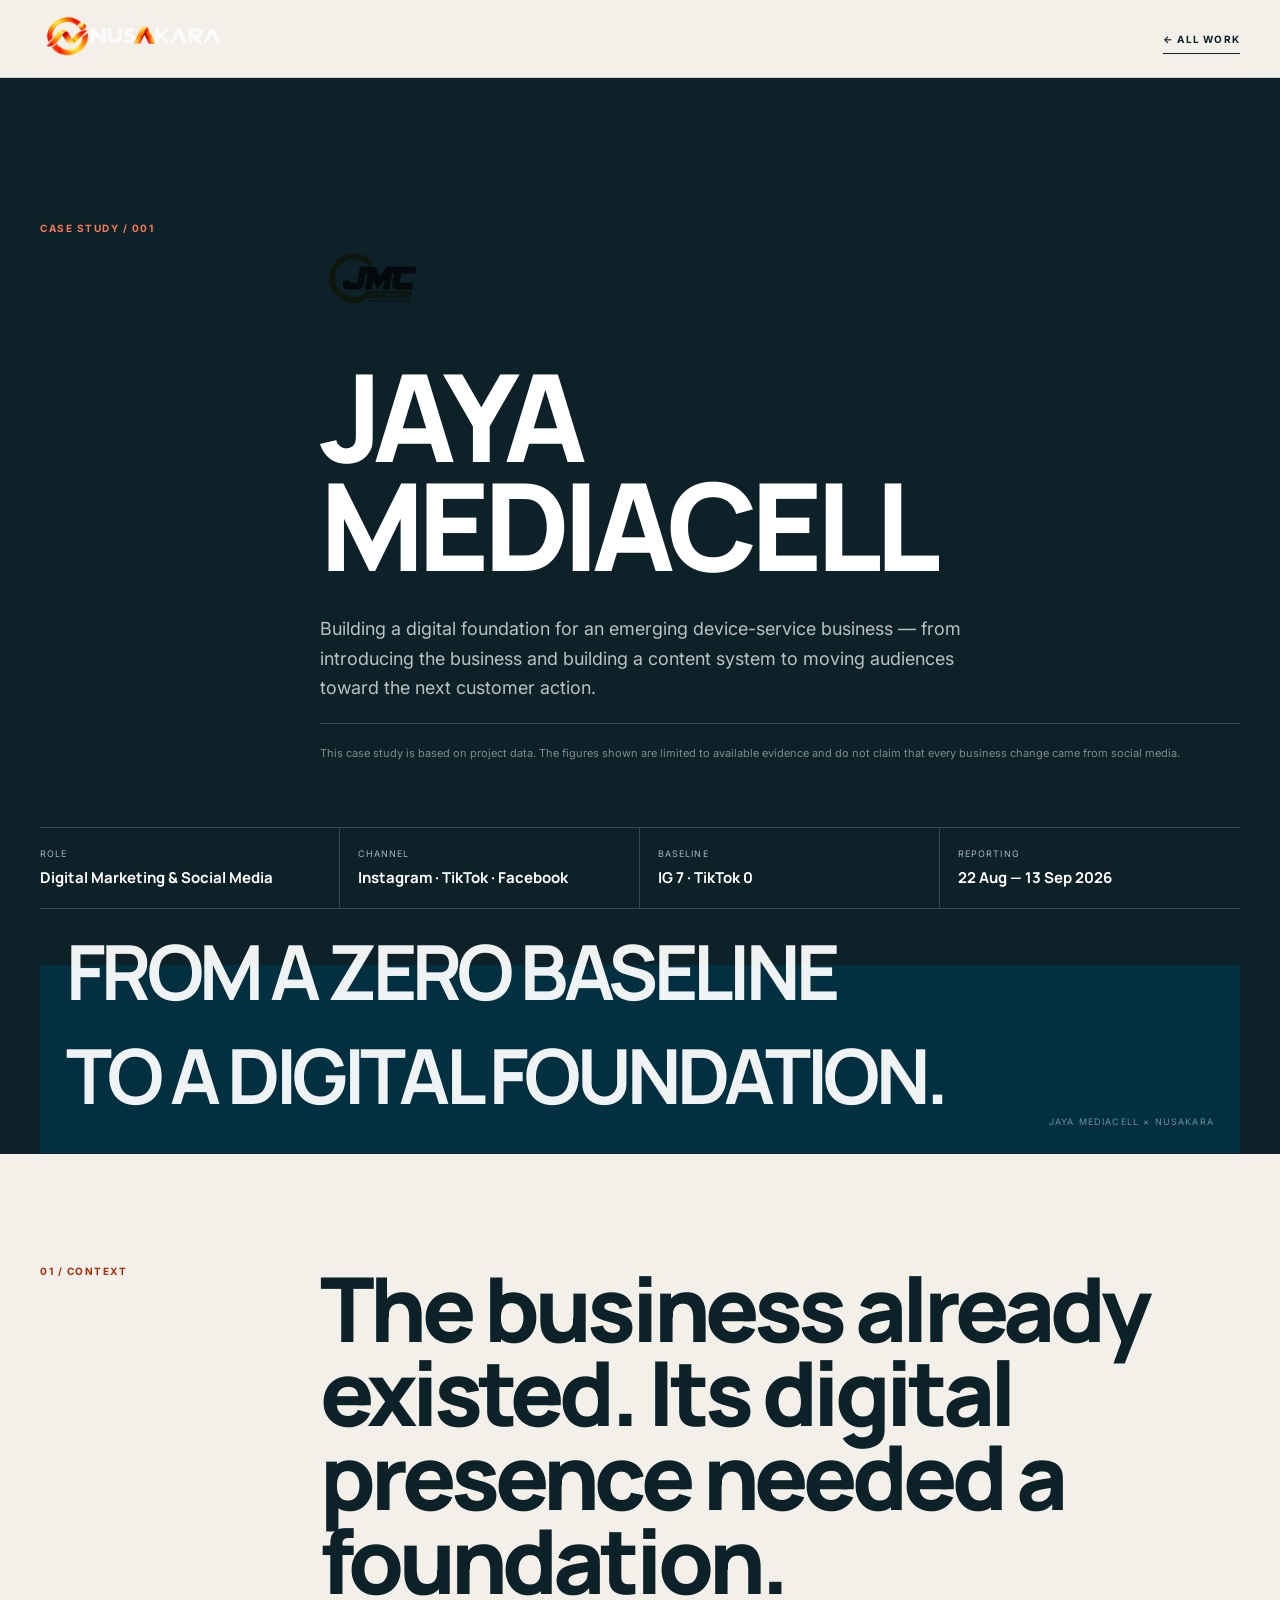
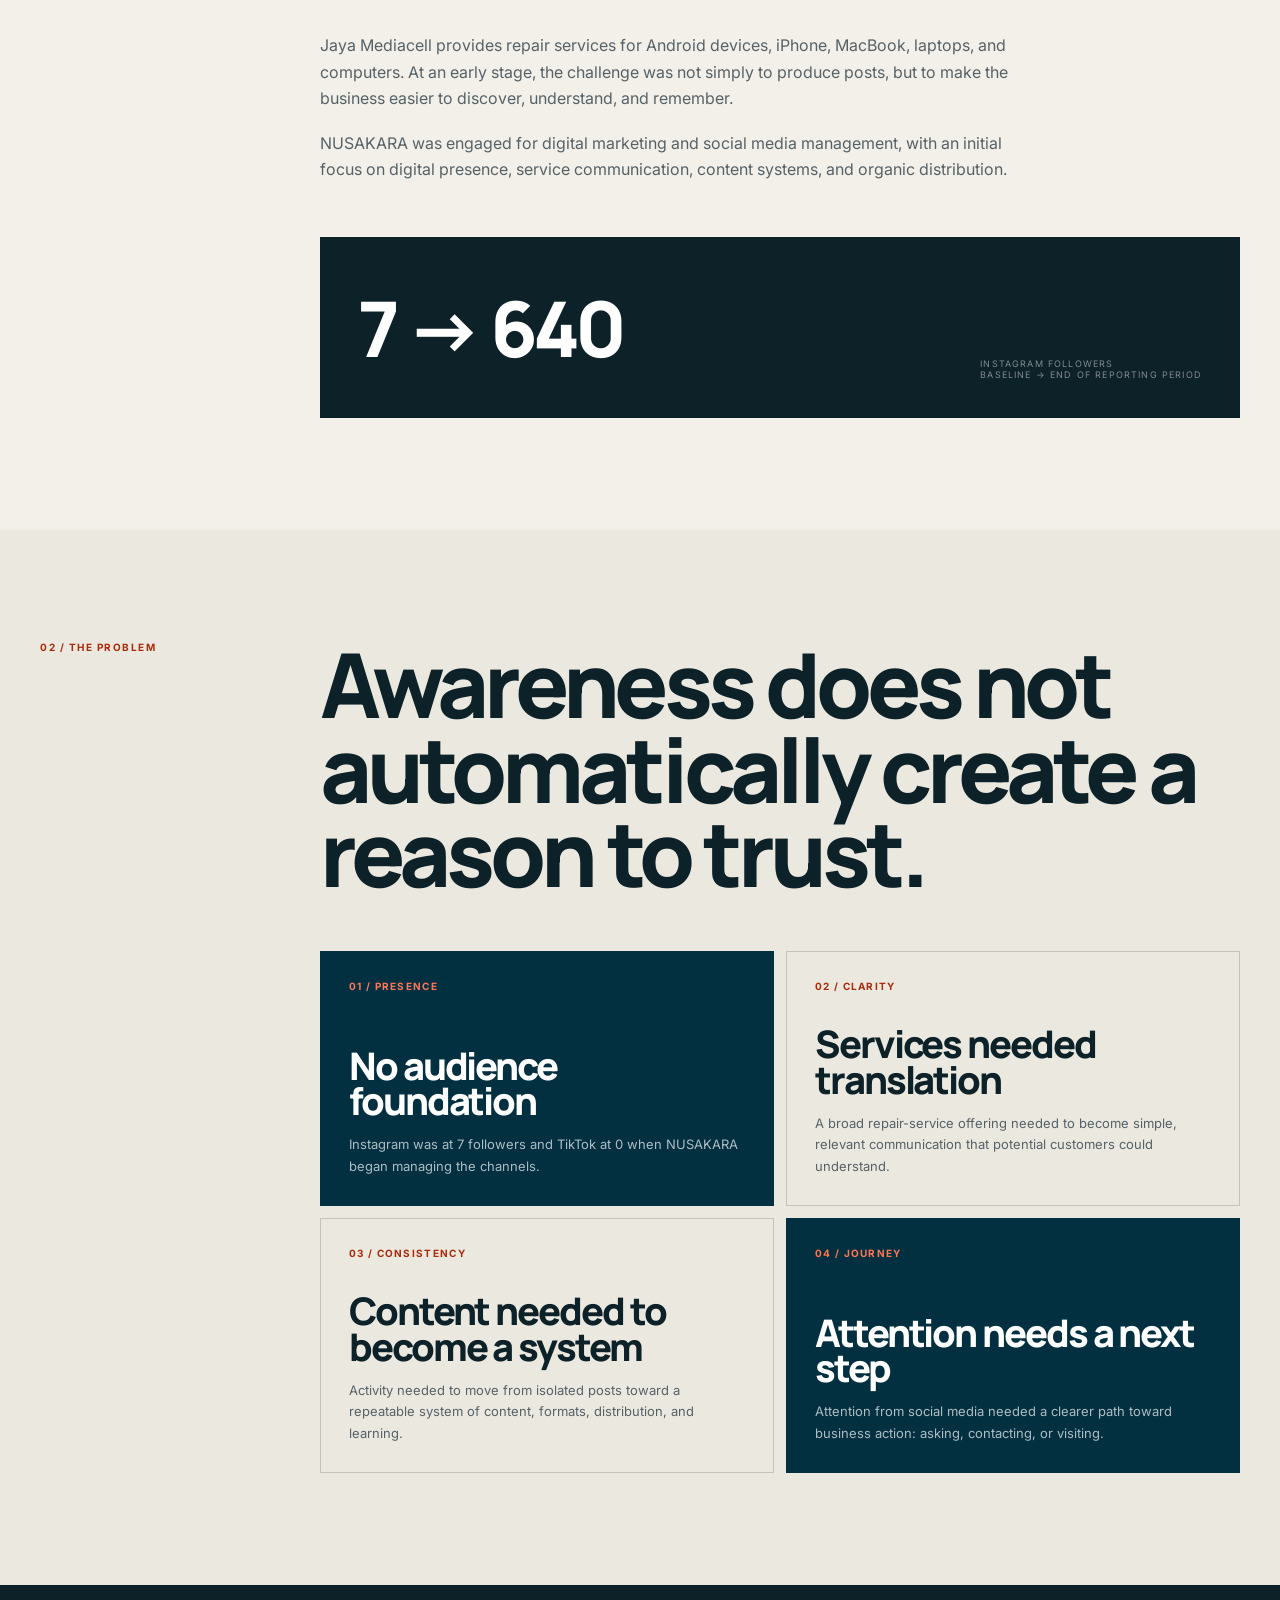
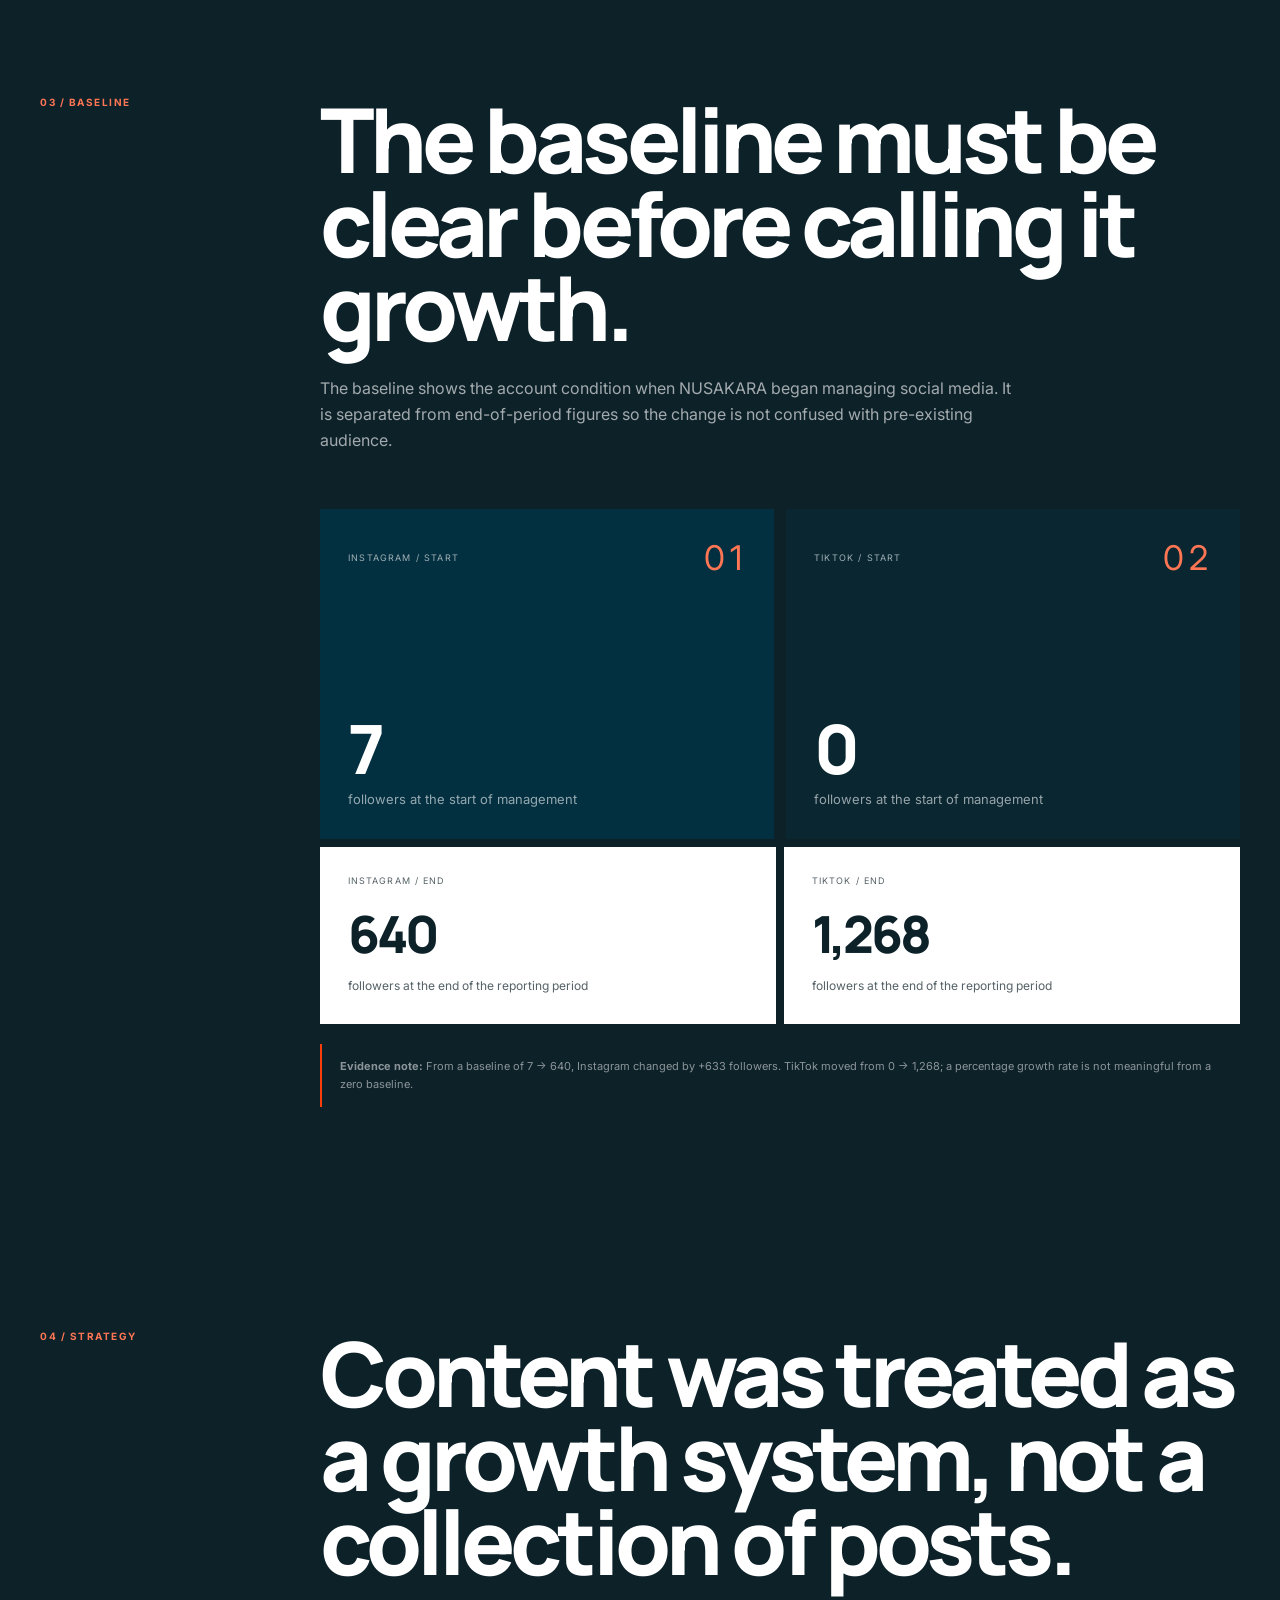
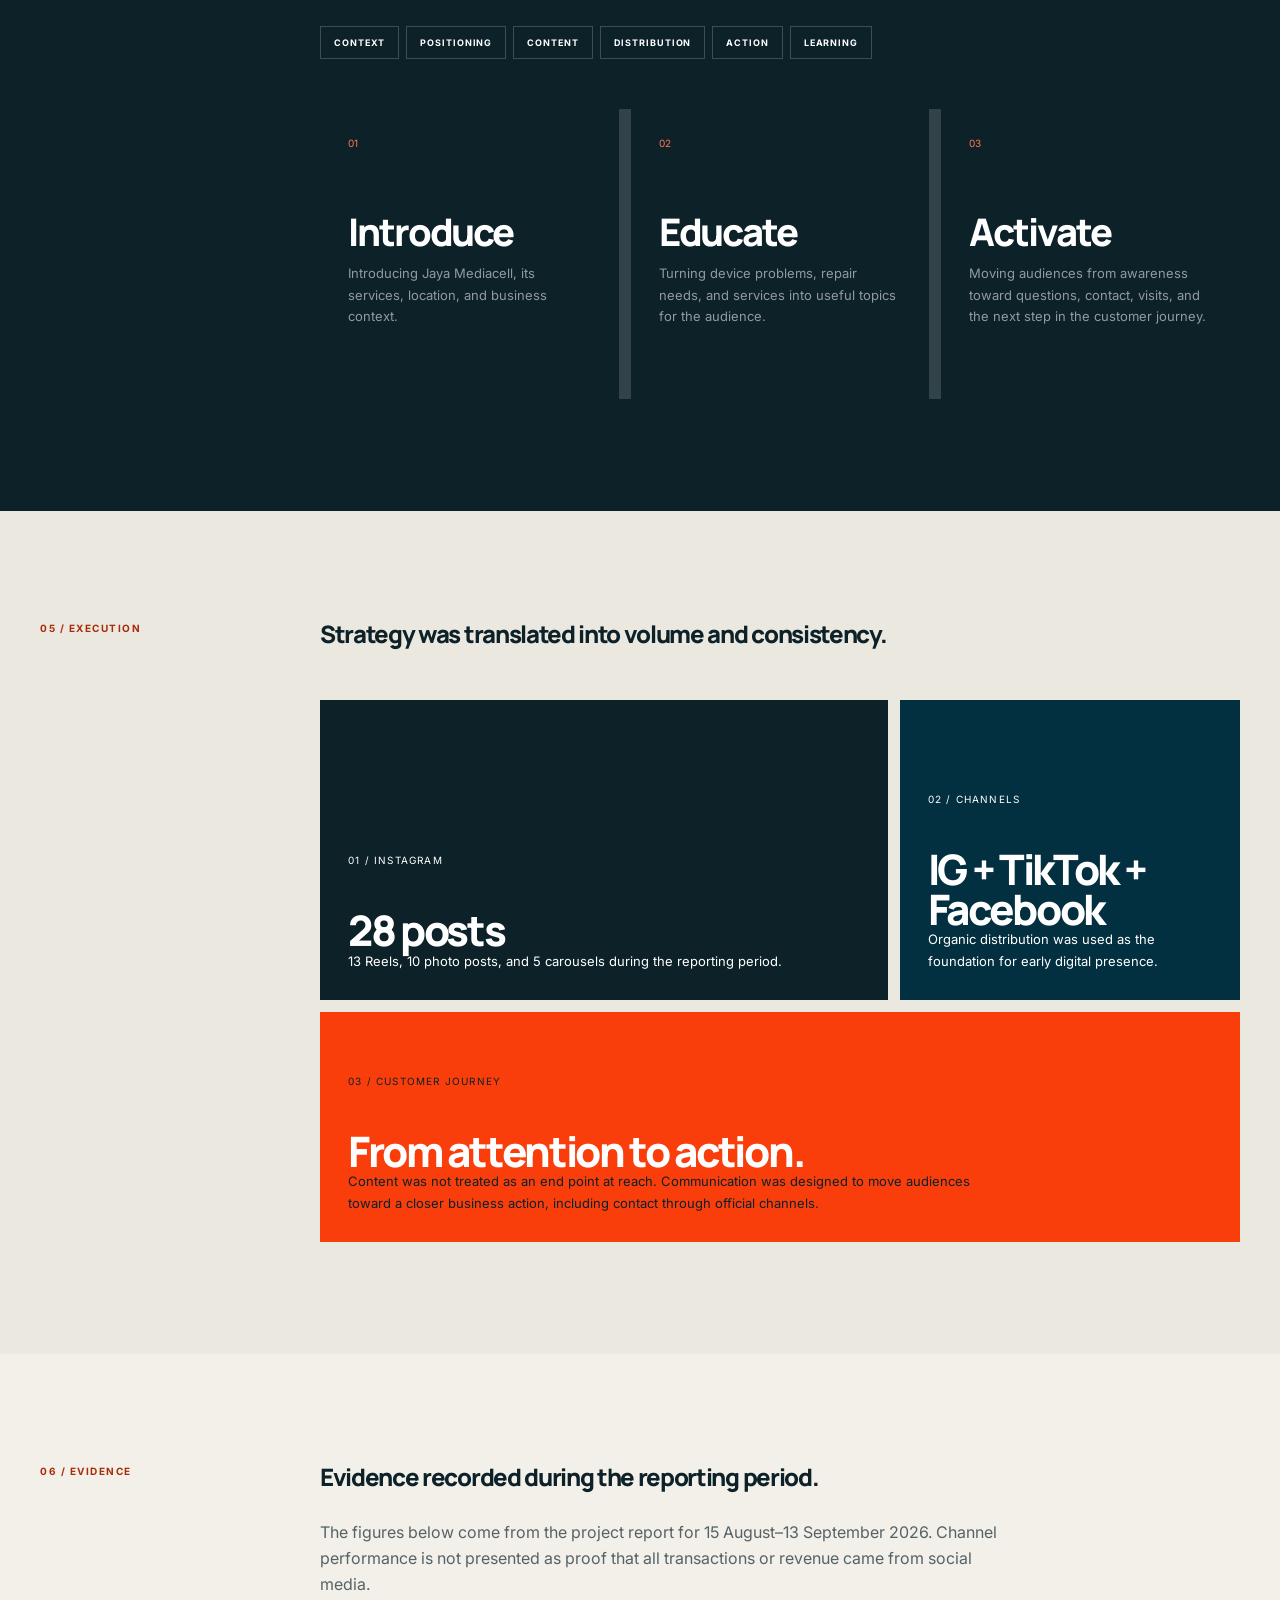
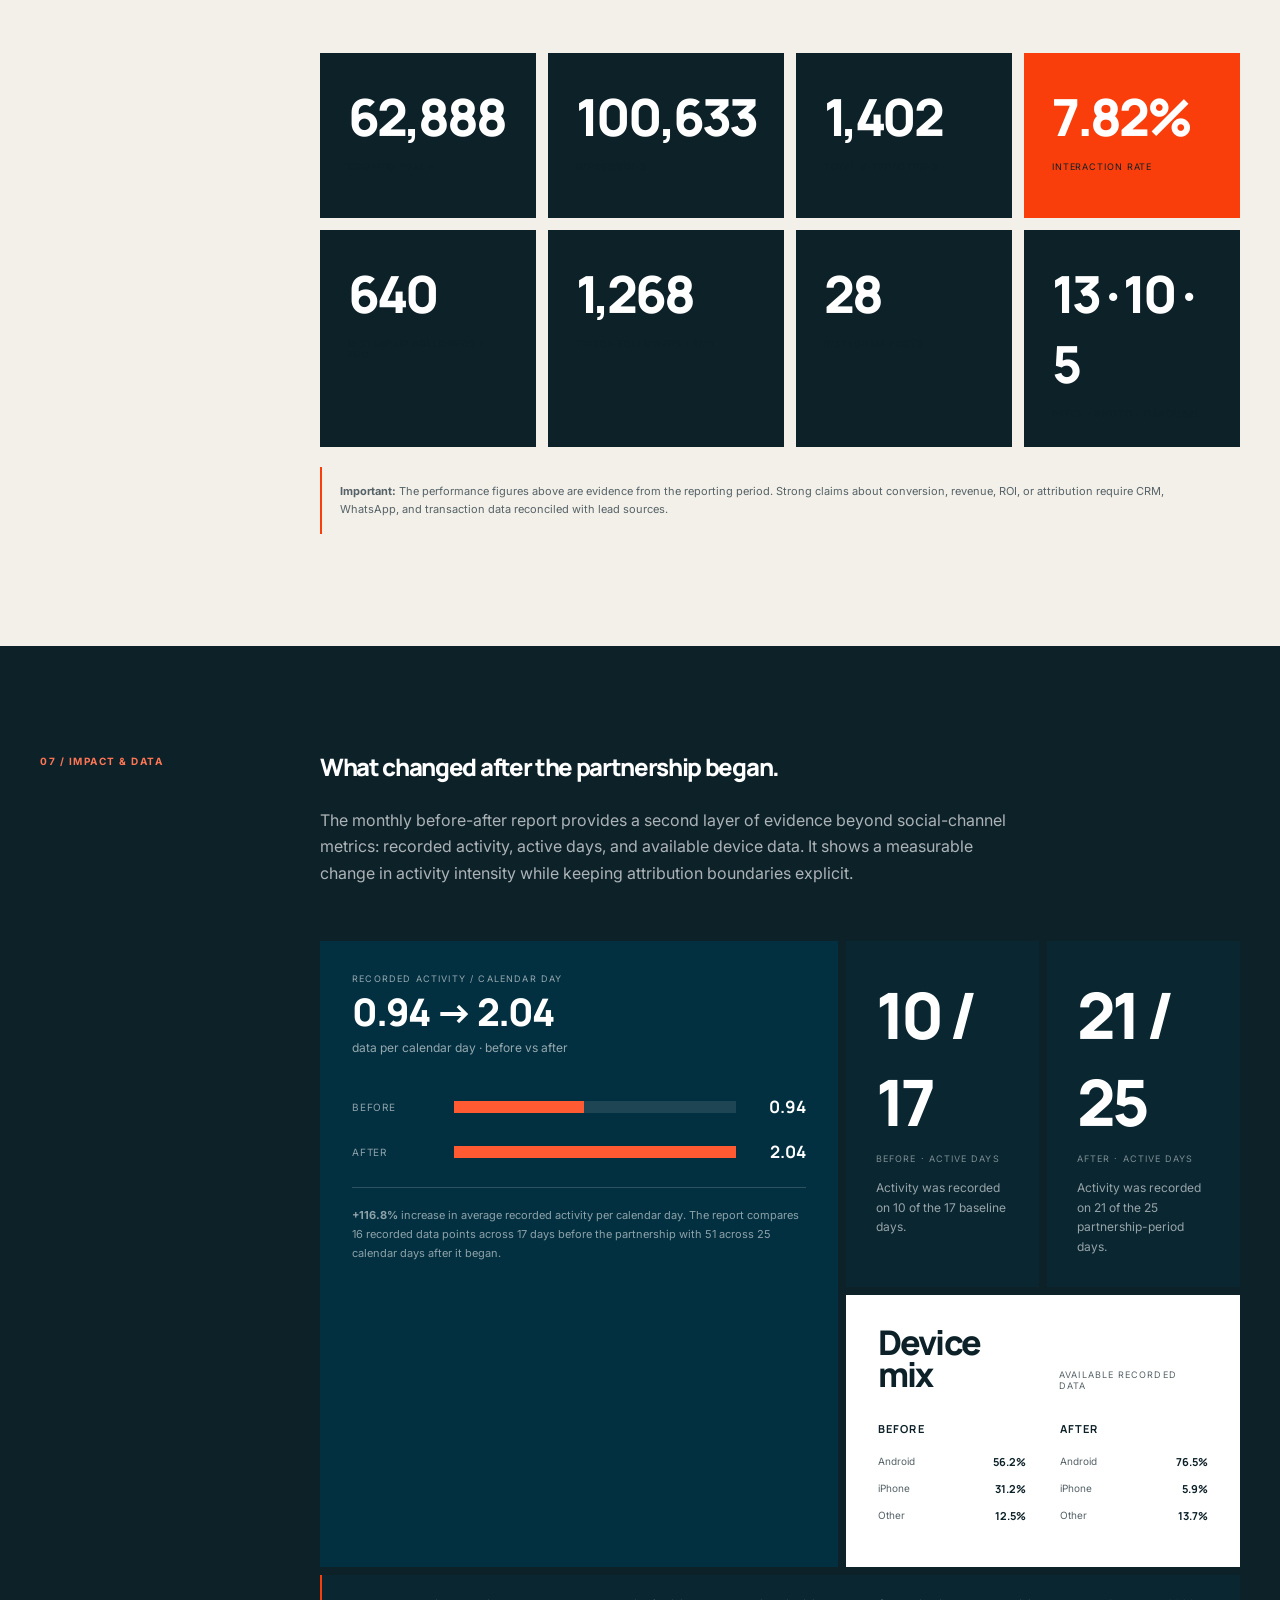
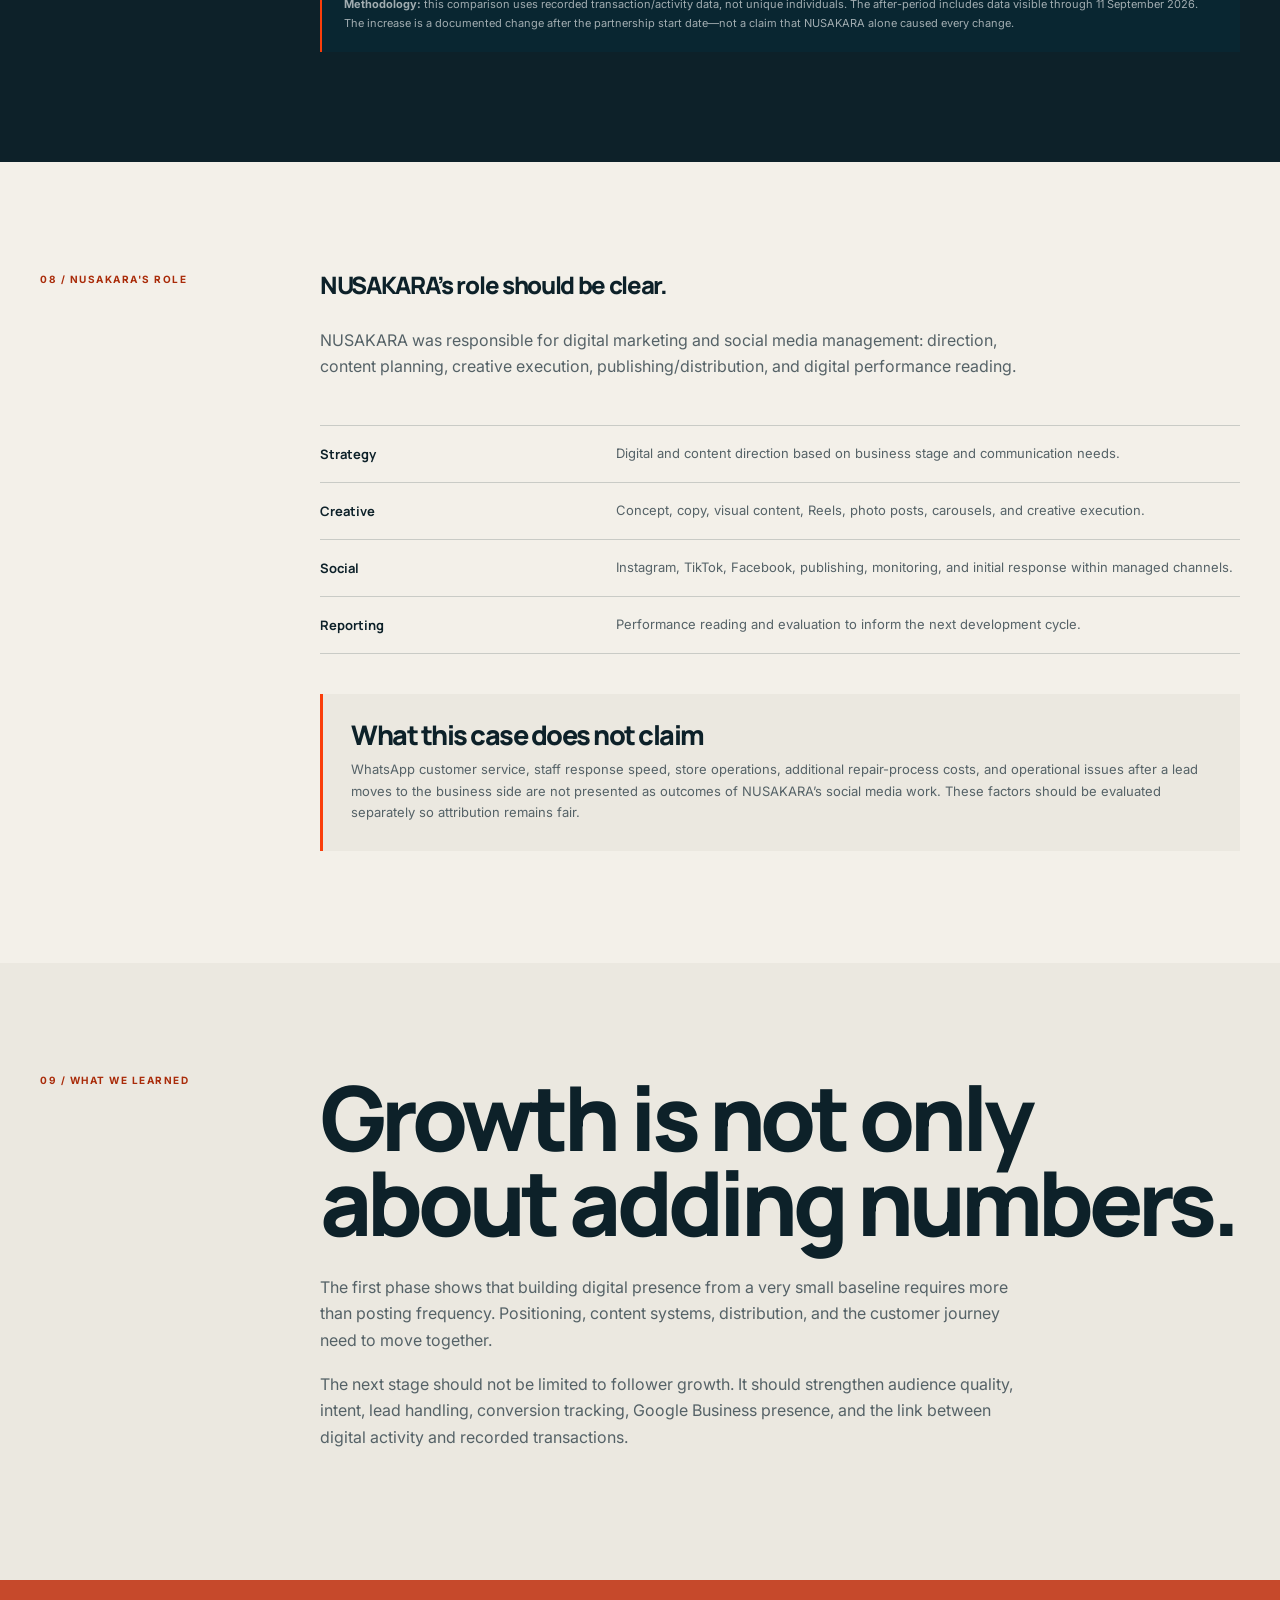
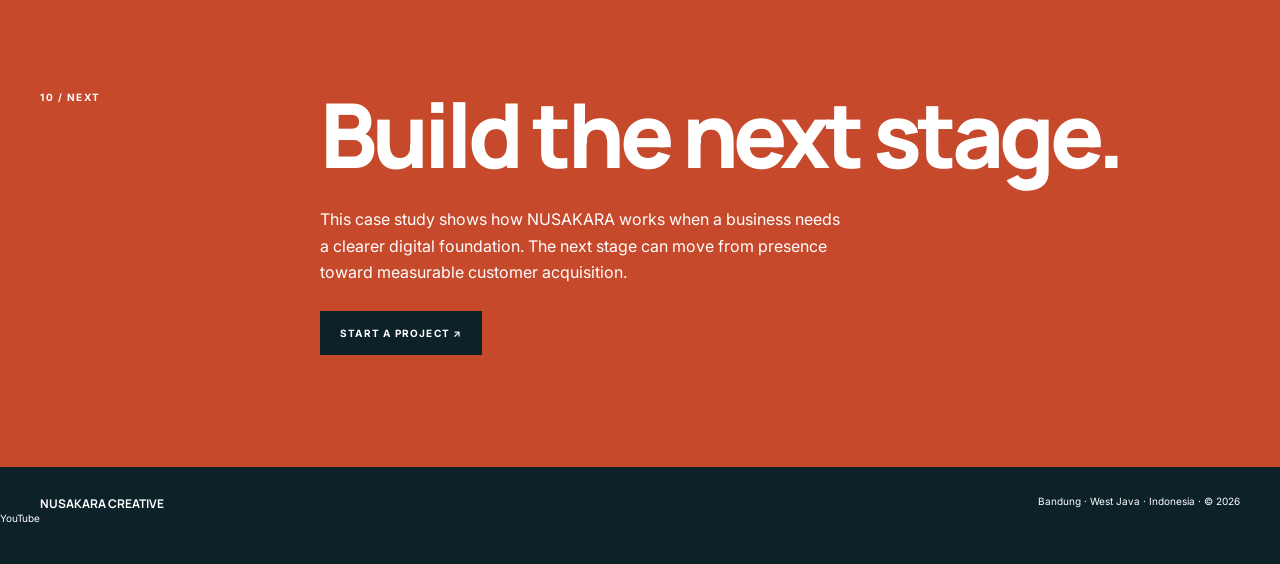
<file: work/jaya-mediacell/index.html>
<!doctype html>
<html lang="en">
<head>
<meta charset="utf-8">
<meta name="viewport" content="width=device-width,initial-scale=1"><meta name="theme-color" content="#0D2129">
<title>Jaya Mediacell — Digital Growth Case | NUSAKARA CREATIVE</title>
<meta name="description" content="NUSAKARA CREATIVE case study with Jaya Mediacell: building digital foundations, a content system, organic distribution, and a clearer customer journey from an early business stage.">
<meta name="robots" content="index,follow,max-image-preview:large">
<link rel="canonical" href="https://nusakaracreative.github.io/nusakaracreative/work/jaya-mediacell/">
<meta property="og:type" content="article"><meta property="og:url" content="https://nusakaracreative.github.io/nusakaracreative/work/jaya-mediacell/"><meta property="og:site_name" content="NUSAKARA CREATIVE">
<meta property="og:title" content="Jaya Mediacell — Digital Growth Case | NUSAKARA CREATIVE">
<meta property="og:image" content="https://nusakaracreative.github.io/nusakaracreative/assets/portfolio/hunting/15.webp"><meta property="og:image:alt" content="Selected visual work by NUSAKARA CREATIVE">
<meta property="og:description" content="How NUSAKARA built Jaya Mediacell’s digital foundation through strategy, content, distribution, and execution.">
<meta name="twitter:card" content="summary_large_image">
<meta name="twitter:title" content="Jaya Mediacell — Digital Growth Case | NUSAKARA CREATIVE">
<meta name="twitter:description" content="NUSAKARA CREATIVE digital growth case study with Jaya Mediacell."><meta name="twitter:image" content="https://nusakaracreative.github.io/nusakaracreative/assets/portfolio/hunting/15.webp"><meta name="twitter:image:alt" content="Selected visual work by NUSAKARA CREATIVE">
<link rel="preconnect" href="https://fonts.googleapis.com"><link rel="preconnect" href="https://fonts.gstatic.com" crossorigin>
<link href="https://fonts.googleapis.com/css2?family=Manrope:wght@400;500;600;700;800;900&family=Inter:wght@400;500;600;700&display=swap" rel="stylesheet">
<link rel="icon" type="image/png" href="../../assets/NUSAKARA_YOUTUBE_PROFILE_OFFICIAL.png?v=20261009"><link rel="apple-touch-icon" href="../../assets/NUSAKARA_YOUTUBE_PROFILE_OFFICIAL.png?v=20261009">
<style>
:root{--paper:#f3f0e9;--ink:#0d2129;--deep:#033040;--orange:#fa3e0b;--red:#c6492b;--muted:#5d696d;--line:rgba(13,33,41,.18);--max:1380px;--soft:#e7e3da}
*{box-sizing:border-box}html{scroll-behavior:smooth;scroll-padding-top:78px}body{margin:0;background:var(--paper);color:var(--ink);font-family:"Inter",Arial,sans-serif;-webkit-font-smoothing:antialiased}a{color:inherit;text-decoration:none}a:focus-visible{outline:2px solid var(--orange);outline-offset:4px}.wrap{width:min(calc(100% - 64px),var(--max));margin:auto}.skip{position:fixed;z-index:100;top:12px;left:12px;transform:translateY(-150%);background:#fff;color:var(--ink);padding:10px 12px;font-size:12px}.skip:focus{transform:none}
.eyebrow,.meta,.label{font-size:10px;line-height:1;letter-spacing:.15em;text-transform:uppercase;font-weight:700}.eyebrow{color:var(--orange)}.muted{color:var(--muted)}h1,h2,h3{font-family:"Manrope",Arial,sans-serif;margin:0;font-weight:800;letter-spacing:-.055em;line-height:.94;overflow-wrap:anywhere}p{margin:0;line-height:1.65;color:var(--muted)}
header{position:sticky;z-index:50;top:0;left:0;right:0;height:78px;background:rgba(243,240,233,.92);backdrop-filter:blur(16px);border-bottom:1px solid var(--line)}.nav{height:78px;display:flex;align-items:center;justify-content:space-between;gap:24px}.brand{display:flex;align-items:center;gap:10px}.brand img{width:40px;height:40px;object-fit:contain}.brand strong{font:700 12px "Manrope"}.brand small{display:block;font-size:8px;letter-spacing:.12em;color:var(--muted);margin-top:4px}.back{font-size:10px;font-weight:700;letter-spacing:.12em;text-transform:uppercase;border-bottom:1px solid var(--ink);padding:8px 0}
.hero{background:var(--ink);color:#fff;padding:145px 0 0}.hero-grid{display:grid;grid-template-columns:22% 78%;gap:40px}.hero .eyebrow{color:#ff7654}.hero h1{font-size:clamp(74px,11vw,160px);max-width:1150px}.hero-lead{color:rgba(255,255,255,.72);font-size:18px;max-width:690px;margin-top:34px}.hero-note{border-top:1px solid rgba(255,255,255,.2);padding-top:20px;margin-top:20px;color:rgba(255,255,255,.48);font-size:11px;line-height:1.7}.hero-meta{display:grid;grid-template-columns:repeat(4,1fr);margin-top:70px;border-top:1px solid rgba(255,255,255,.18);border-bottom:1px solid rgba(255,255,255,.18)}.hero-fact{padding:20px 18px 20px 0;border-right:1px solid rgba(255,255,255,.18)}.hero-fact:not(:first-child){padding-left:18px}.hero-fact:last-child{border-right:0}.hero-fact span{display:block;color:rgba(255,255,255,.4);font-size:9px;letter-spacing:.12em;text-transform:uppercase}.hero-fact strong{display:block;margin-top:8px;font:700 15px "Manrope";color:#fff}.hero-strip{margin-top:55px;height:190px;background:var(--deep);display:flex;align-items:flex-end;padding:26px}.hero-strip strong{font:700 clamp(38px,6vw,76px) "Manrope";letter-spacing:-.06em;color:rgba(255,255,255,.94)}.hero-strip span{margin-left:auto;font-size:9px;letter-spacing:.13em;color:rgba(255,255,255,.45);text-transform:uppercase}
.section{padding:110px 0}.section.soft{background:var(--soft)}.section-grid{display:grid;grid-template-columns:22% 78%;gap:40px}.section h2{font-size:clamp(54px,7vw,105px);max-width:1100px}.copy{max-width:700px;margin-top:30px}.copy p{font-size:16px;margin-bottom:18px}.cards{display:grid;grid-template-columns:repeat(2,1fr);gap:8px;margin-top:55px}.card{border:1px solid var(--line);padding:30px;min-height:255px;display:flex;flex-direction:column}.card.dark{background:var(--deep);border-color:var(--deep);color:#fff}.card .num{font-size:10px;color:var(--orange);font-weight:700;letter-spacing:.13em}.card.dark .num{color:#ff7654}.card h3{font-size:38px;margin-top:auto}.card p{font-size:13px;margin-top:15px}.highlight{margin-top:55px;background:var(--ink);color:#fff;padding:38px;display:grid;grid-template-columns:1fr auto;gap:30px;align-items:end}.highlight strong{font:800 clamp(40px,6vw,82px) "Manrope";letter-spacing:-.06em}.highlight span{font-size:9px;letter-spacing:.13em;color:rgba(255,255,255,.48);text-transform:uppercase}
.baseline{background:var(--ink);color:#fff;padding:110px 0}.baseline .eyebrow{color:#ff7654}.baseline h2{max-width:1050px}.baseline-intro{max-width:700px;margin-top:25px;color:rgba(255,255,255,.62)}.baseline-grid{display:grid;grid-template-columns:1fr 1fr;gap:8px;margin-top:55px}.platform{background:var(--deep);padding:32px;min-height:330px;display:flex;flex-direction:column}.platform:nth-child(2){background:#092631}.platform-top{display:flex;justify-content:space-between;align-items:center}.platform-top span{font-size:9px;letter-spacing:.13em;color:rgba(255,255,255,.46);text-transform:uppercase}.platform h3{font-size:68px;margin-top:auto;color:#fff}.platform .arrow{font-size:34px;color:#ff7654}.platform p{color:rgba(255,255,255,.58);font-size:13px;margin-top:8px}.baseline-note{margin-top:20px;border-left:2px solid var(--orange);padding:13px 18px;color:rgba(255,255,255,.52);font-size:11px;line-height:1.7}.delta{display:grid;grid-template-columns:1fr 1fr;gap:8px;margin-top:8px}.delta-card{background:#fff;color:var(--ink);padding:28px}.delta-card span{display:block;font-size:9px;letter-spacing:.12em;color:var(--muted);text-transform:uppercase}.delta-card strong{display:block;font:800 clamp(34px,4vw,60px) "Manrope";margin-top:12px;letter-spacing:-.06em}.delta-card p{font-size:12px;margin-top:8px}
.system{background:var(--ink);color:#fff;padding:110px 0}.system .eyebrow{color:#ff7654}.system h2{max-width:1000px}.flow{display:flex;flex-wrap:wrap;gap:7px;margin-top:42px}.flow span{border:1px solid rgba(255,255,255,.2);padding:10px 13px;font-size:9px;font-weight:700;letter-spacing:.1em}.system-cards{display:grid;grid-template-columns:repeat(3,1fr);gap:1px;background:rgba(255,255,255,.15);margin-top:50px}.system-card{background:var(--ink);padding:30px;min-height:290px}.system-card .num{color:#ff7654;font-size:10px}.system-card h3{font-size:38px;margin-top:65px}.system-card p{color:rgba(255,255,255,.55);font-size:13px;margin-top:14px}
.execution{padding:110px 0;background:var(--soft)}.exec-grid{display:grid;grid-template-columns:1.25fr .75fr;gap:8px;margin-top:55px}.exec{background:var(--ink);color:#fff;padding:32px;min-height:300px;display:flex;flex-direction:column;justify-content:end}.exec:nth-child(2){background:var(--deep)}.exec:nth-child(3){grid-column:1/-1;background:var(--orange);min-height:230px}.exec .num{font-size:10px;color:#ff7654;letter-spacing:.12em}.exec:nth-child(3) .num{color:#fff}.exec h3{font-size:42px;margin-top:45px}.exec p{color:rgba(255,255,255,.62);font-size:13px;max-width:650px}.data{background:var(--paper);padding:110px 0}.data-grid{display:grid;grid-template-columns:repeat(4,1fr);gap:8px;margin-top:55px}.data-card{background:var(--ink);color:#fff;padding:25px 20px;min-height:165px}.data-card strong{display:block;font:800 clamp(34px,4vw,58px) "Manrope";letter-spacing:-.06em}.data-card span{display:block;margin-top:10px;font-size:9px;letter-spacing:.1em;color:rgba(255,255,255,.46);text-transform:uppercase}.data-card.orange{background:var(--orange)}.data-note{margin-top:20px;padding:15px 18px;border-left:2px solid var(--orange);font-size:11px;line-height:1.7;color:var(--muted)}
.role{padding:110px 0}.role-list{margin-top:45px;border-top:1px solid var(--line)}.role-item{display:grid;grid-template-columns:30% 70%;gap:20px;padding:19px 0;border-bottom:1px solid var(--line);font-size:13px}.role-item strong{font-family:"Manrope"}.role-item span{color:var(--muted)}.scope{margin-top:40px;padding:28px;background:var(--soft);border-left:3px solid var(--orange)}.scope h3{font-size:27px}.scope p{font-size:13px;margin-top:12px}
.closing{background:var(--red);color:#fff;padding:110px 0}.closing-grid{display:grid;grid-template-columns:22% 78%;gap:40px}.closing h2{font-size:clamp(58px,8vw,120px);max-width:1100px}.closing p{color:rgba(255,255,255,.8);max-width:520px;margin-top:30px}.btn{display:inline-flex;align-items:center;justify-content:center;min-height:44px;background:var(--ink);color:#fff;padding:11px 20px;margin-top:25px;font-size:10px;font-weight:700;letter-spacing:.12em;text-transform:uppercase}footer{border-top:1px solid var(--line);padding:28px 0 40px;color:var(--muted);font-size:10px}.footer-row{display:flex;justify-content:space-between;gap:24px}.footer-row strong{font:700 12px "Manrope";color:var(--ink)}
@media(max-width:900px){.wrap{width:min(calc(100% - 40px),var(--max))}.hero-grid,.section-grid,.closing-grid{grid-template-columns:1fr}.hero-note{max-width:600px}.hero-meta{grid-template-columns:1fr 1fr}.system-cards,.data-grid{grid-template-columns:1fr 1fr}.exec-grid{grid-template-columns:1fr}.exec:nth-child(3){grid-column:auto}.baseline-grid{grid-template-columns:1fr}}
@media(max-width:560px){.wrap{width:calc(100% - 28px)}header,.nav{height:68px}.brand img{width:34px;height:34px}.brand strong{font-size:10px}.brand small{font-size:7px}.hero{padding-top:110px}.hero h1{font-size:clamp(54px,16vw,78px)}.hero-lead{font-size:16px}.hero-meta{grid-template-columns:1fr 1fr}.hero-fact{padding:16px 10px 16px 0}.hero-fact:not(:first-child){padding-left:10px}.hero-strip{height:145px;padding:20px}.hero-strip span{display:none}.section,.baseline,.system,.execution,.data,.role,.closing{padding:78px 0}.cards,.system-cards,.data-grid,.delta{grid-template-columns:1fr}.card{min-height:225px}.platform{min-height:270px}.platform h3{font-size:60px}.highlight{grid-template-columns:1fr}.exec{min-height:250px}.exec h3{font-size:36px}.role-item{grid-template-columns:1fr;gap:7px}.footer-row{flex-direction:column}}
@media(prefers-reduced-motion:reduce){html{scroll-behavior:auto}}

/* Accessibility hardening: WCAG AA contrast while preserving brand palette */
.brand small{color:#556267}.hero-fact>span{color:#a6b5bb}.section .eyebrow,.execution .eyebrow,.data .eyebrow,.role .eyebrow{color:#a92b09}.card:not(.dark) .num{color:#a92b09}.card:not(.dark) p,.scope p{color:#556267}.card.dark p{color:#aebdc2}.platform-top>span{color:#a0afb5}.exec-grid .exec .num{color:#fff}.exec-grid .exec p{color:#fff}.data-card>span{color:#fff}

/* Final accessibility contrast hardening */
.exec .num,.exec p,.data-card>span{color:#0d2129}.copy p{color:#556267}.closing p{color:#fff}

/* Final selector-specific contrast fix */
.exec-grid .exec .num,.exec-grid .exec p{color:#0d2129}

/* Final Jaya execution-card surface correction */
.exec-grid .exec .num,.exec-grid .exec p{color:#fff}

/* Orange execution surface contrast fix */
.exec:nth-child(3) .num,.exec:nth-child(3) p{color:#0d2129}
.data-visual{background:var(--ink);color:#fff;padding:110px 0}.data-visual .eyebrow{color:#ff7654}.data-visual h2{max-width:1050px}.data-visual-intro{max-width:700px;margin-top:28px;color:rgba(255,255,255,.66)}.compare-grid{display:grid;grid-template-columns:1.15fr .85fr;gap:8px;margin-top:55px}.compare-panel{background:var(--deep);padding:32px}.compare-label{font-size:9px;letter-spacing:.13em;text-transform:uppercase;color:rgba(255,255,255,.58)}.compare-panel h3{font-size:38px;margin-top:10px}.compare-sub{font-size:12px;color:rgba(255,255,255,.58);margin-top:8px}.metric-bars{margin-top:38px;display:grid;gap:22px}.metric-row{display:grid;grid-template-columns:90px 1fr 58px;align-items:center;gap:12px}.metric-row>span:first-child{font-size:10px;letter-spacing:.08em;text-transform:uppercase;color:rgba(255,255,255,.55)}.metric-track{height:12px;background:rgba(255,255,255,.1);overflow:hidden}.metric-fill{height:100%;background:#ff5a32}.metric-fill.before{width:46.1%}.metric-fill.after{width:100%}.metric-value{text-align:right;font:700 17px "Manrope";color:#fff}.metric-note{margin-top:24px;padding-top:18px;border-top:1px solid rgba(255,255,255,.16);font-size:11px;line-height:1.7;color:rgba(255,255,255,.55)}.activity-grid{display:grid;grid-template-columns:1fr 1fr;gap:8px}.activity-card{background:#092631;padding:30px}.activity-card strong{display:block;font:800 clamp(42px,5vw,72px) "Manrope";letter-spacing:-.06em}.activity-card span{display:block;margin-top:8px;font-size:9px;letter-spacing:.12em;text-transform:uppercase;color:rgba(255,255,255,.48)}.activity-card p{font-size:12px;color:rgba(255,255,255,.58);margin-top:14px}.device-visual{margin-top:8px;background:#fff;color:var(--ink);padding:32px}.device-head{display:flex;justify-content:space-between;gap:20px;align-items:end}.device-head h3{font-size:34px}.device-head span{font-size:9px;letter-spacing:.12em;text-transform:uppercase;color:#556267}.device-bars{display:grid;grid-template-columns:1fr 1fr;gap:34px;margin-top:30px}.device-group h4{font:700 11px "Manrope";letter-spacing:.1em;text-transform:uppercase;margin:0 0 18px}.device-line{display:grid;grid-template-columns:82px 1fr 48px;gap:9px;align-items:center;margin:12px 0}.device-line label{font-size:10px;color:#556267}.device-track{height:8px;background:#e2ded5}.device-fill{height:100%;background:var(--orange)}.device-line strong{text-align:right;font:700 11px "Manrope"}.visual-guardrail{margin-top:8px;padding:20px 22px;border-left:2px solid var(--orange);background:#092631;color:rgba(255,255,255,.62);font-size:11px;line-height:1.7}@media(max-width:900px){.compare-grid,.device-bars{grid-template-columns:1fr}}@media(max-width:560px){.data-visual{padding:78px 0}.compare-panel,.device-visual{padding:24px}.metric-row{grid-template-columns:68px 1fr 50px}.activity-grid{grid-template-columns:1fr}.device-line{grid-template-columns:72px 1fr 44px}}.client-logo{width:190px;height:auto;background:transparent;display:flex;align-items:center;justify-content:flex-start;overflow:visible;margin-bottom:28px}.client-logo img{width:100%;height:auto;display:block;object-fit:contain;object-position:left center;mix-blend-mode:multiply}.client-logo.jaya{width:110px}.case-meta .client-logo{width:150px;height:auto;min-height:32px;margin-bottom:18px}.case-meta .client-logo.jaya{width:82px}.case-meta .client-logo.imworks{width:150px}@media(max-width:560px){.client-logo{width:170px}.case-meta .client-logo{width:130px}.case-meta .client-logo.jaya{width:74px}}</style>


<script type="application/ld+json">{"@context":"https://schema.org","@graph":[{"@type":"CreativeWork","@id":"https://nusakaracreative.github.io/nusakaracreative/work/jaya-mediacell/#case","name":"NUSAKARA × Jaya Mediacell — Digital Growth Case Study","url":"https://nusakaracreative.github.io/nusakaracreative/work/jaya-mediacell/","description":"Case study about Jaya Mediacell’s digital foundation, content system, organic distribution, and customer journey.","creator":{"@type":"Organization","name":"NUSAKARA CREATIVE","url":"https://nusakaracreative.github.io/nusakaracreative/"},"inLanguage":"en"},{"@type":"BreadcrumbList","itemListElement":[{"@type":"ListItem","position":1,"name":"NUSAKARA CREATIVE","item":"https://nusakaracreative.github.io/nusakaracreative/"},{"@type":"ListItem","position":2,"name":"Work & Case Studies","item":"https://nusakaracreative.github.io/nusakaracreative/portfolio/"},{"@type":"ListItem","position":3,"name":"Jaya Mediacell","item":"https://nusakaracreative.github.io/nusakaracreative/work/jaya-mediacell/"}]}]}</script><link rel="stylesheet" href="../../assets/css/design-system.css?v=20261008">
</head>
<body>
<a class="skip" href="#main">Skip to content</a>
<header><div class="wrap nav"><a class="brand" href="../../" aria-label="NUSAKARA CREATIVE"><img src="../../assets/NUSAKARA_MASTER_LOGO_READY_TO_USE.png" alt="NUSAKARA CREATIVE official logo"></a><a class="back" href="../../portfolio/">← ALL WORK</a></div></header>

<main id="main">
<section class="hero">
<div class="wrap hero-grid">
<div><div class="eyebrow">CASE STUDY / 001</div></div>
<div><div class="client-logo jaya"><img src="../../assets/clients/jaya-mediacell.svg" alt="Jaya Mediacell logo"></div><h1>JAYA<br>MEDIACELL</h1><p class="hero-lead">Building a digital foundation for an emerging device-service business — from introducing the business and building a content system to moving audiences toward the next customer action.</p><div class="hero-note">This case study is based on project data. The figures shown are limited to available evidence and do not claim that every business change came from social media.</div></div>
</div>
<div class="wrap hero-meta">
<div class="hero-fact"><span>ROLE</span><strong>Digital Marketing & Social Media</strong></div>
<div class="hero-fact"><span>CHANNEL</span><strong>Instagram · TikTok · Facebook</strong></div>
<div class="hero-fact"><span>BASELINE</span><strong>IG 7 · TikTok 0</strong></div>
<div class="hero-fact"><span>REPORTING</span><strong>22 Aug — 13 Sep 2026</strong></div>
</div>
<div class="wrap hero-strip"><strong>FROM A ZERO BASELINE<br>TO A DIGITAL FOUNDATION.</strong><span>JAYA MEDIACELL × NUSAKARA</span></div>
</section>

<section class="section">
<div class="wrap section-grid">
<div><div class="eyebrow">01 / CONTEXT</div></div>
<div><h2>The business already existed. Its digital presence needed a foundation.</h2><div class="copy"><p>Jaya Mediacell provides repair services for Android devices, iPhone, MacBook, laptops, and computers. At an early stage, the challenge was not simply to produce posts, but to make the business easier to discover, understand, and remember.</p><p>NUSAKARA was engaged for digital marketing and social media management, with an initial focus on digital presence, service communication, content systems, and organic distribution.</p></div><div class="highlight"><strong>7 → 640</strong><span>Instagram followers<br>baseline → end of reporting period</span></div></div>
</div>
</section>

<section class="section soft">
<div class="wrap section-grid">
<div><div class="eyebrow">02 / THE PROBLEM</div></div>
<div><h2>Awareness does not automatically create a reason to trust.</h2><div class="cards">
<article class="card dark"><div class="num">01 / PRESENCE</div><h3>No audience foundation</h3><p>Instagram was at 7 followers and TikTok at 0 when NUSAKARA began managing the channels.</p></article>
<article class="card"><div class="num">02 / CLARITY</div><h3>Services needed translation</h3><p>A broad repair-service offering needed to become simple, relevant communication that potential customers could understand.</p></article>
<article class="card"><div class="num">03 / CONSISTENCY</div><h3>Content needed to become a system</h3><p>Activity needed to move from isolated posts toward a repeatable system of content, formats, distribution, and learning.</p></article>
<article class="card dark"><div class="num">04 / JOURNEY</div><h3>Attention needs a next step</h3><p>Attention from social media needed a clearer path toward business action: asking, contacting, or visiting.</p></article>
</div></div>
</div>
</section>

<section class="baseline">
<div class="wrap section-grid">
<div><div class="eyebrow">03 / BASELINE</div></div>
<div><h2>The baseline must be clear before calling it growth.</h2><p class="baseline-intro">The baseline shows the account condition when NUSAKARA began managing social media. It is separated from end-of-period figures so the change is not confused with pre-existing audience.</p>
<div class="baseline-grid">
<article class="platform"><div class="platform-top"><span>Instagram / START</span><span class="arrow">01</span></div><h3>7</h3><p>followers at the start of management</p></article>
<article class="platform"><div class="platform-top"><span>TikTok / START</span><span class="arrow">02</span></div><h3>0</h3><p>followers at the start of management</p></article>
</div>
<div class="delta">
<div class="delta-card"><span>Instagram / END</span><strong>640</strong><p>followers at the end of the reporting period</p></div>
<div class="delta-card"><span>TikTok / END</span><strong>1,268</strong><p>followers at the end of the reporting period</p></div>
</div>
<div class="baseline-note"><strong>Evidence note:</strong> From a baseline of 7 → 640, Instagram changed by +633 followers. TikTok moved from 0 → 1,268; a percentage growth rate is not meaningful from a zero baseline.</div>
</div>
</div>
</section>

<section class="system">
<div class="wrap section-grid">
<div><div class="eyebrow">04 / STRATEGY</div></div>
<div><h2>Content was treated as a growth system, not a collection of posts.</h2><div class="flow"><span>CONTEXT</span><span>POSITIONING</span><span>CONTENT</span><span>DISTRIBUTION</span><span>ACTION</span><span>LEARNING</span></div>
<div class="system-cards">
<article class="system-card"><div class="num">01</div><h3>Introduce</h3><p>Introducing Jaya Mediacell, its services, location, and business context.</p></article>
<article class="system-card"><div class="num">02</div><h3>Educate</h3><p>Turning device problems, repair needs, and services into useful topics for the audience.</p></article>
<article class="system-card"><div class="num">03</div><h3>Activate</h3><p>Moving audiences from awareness toward questions, contact, visits, and the next step in the customer journey.</p></article>
</div></div>
</div>
</section>

<section class="execution">
<div class="wrap section-grid">
<div><div class="eyebrow">05 / EXECUTION</div></div>
<div><h2>Strategy was translated into volume and consistency.</h2><div class="exec-grid">
<article class="exec"><div class="num">01 / INSTAGRAM</div><h3>28 posts</h3><p>13 Reels, 10 photo posts, and 5 carousels during the reporting period.</p></article>
<article class="exec"><div class="num">02 / CHANNELS</div><h3>IG + TikTok + Facebook</h3><p>Organic distribution was used as the foundation for early digital presence.</p></article>
<article class="exec"><div class="num">03 / CUSTOMER JOURNEY</div><h3>From attention to action.</h3><p>Content was not treated as an end point at reach. Communication was designed to move audiences toward a closer business action, including contact through official channels.</p></article>
</div></div>
</div>
</section>

<section class="data">
<div class="wrap section-grid">
<div><div class="eyebrow">06 / EVIDENCE</div></div>
<div><h2>Evidence recorded during the reporting period.</h2><div class="copy"><p>The figures below come from the project report for 15 August–13 September 2026. Channel performance is not presented as proof that all transactions or revenue came from social media.</p></div>
<div class="data-grid">
<div class="data-card"><strong>62,888</strong><span>Organic Reach</span></div>
<div class="data-card"><strong>100,633</strong><span>Impressions</span></div>
<div class="data-card"><strong>1,402</strong><span>Total Interactions</span></div>
<div class="data-card orange"><strong>7.82%</strong><span>Interaction Rate</span></div>
<div class="data-card"><strong>640</strong><span>Instagram Followers / END</span></div>
<div class="data-card"><strong>1,268</strong><span>TikTok Followers / END</span></div>
<div class="data-card"><strong>28</strong><span>Instagram Posts</span></div>
<div class="data-card"><strong>13 · 10 · 5</strong><span>Reels · Photo · Carousel</span></div>
</div>
<div class="data-note"><strong>Important:</strong> The performance figures above are evidence from the reporting period. Strong claims about conversion, revenue, ROI, or attribution require CRM, WhatsApp, and transaction data reconciled with lead sources.</div>
</div>
</div>
</section>

<section class="data-visual"><div class="wrap section-grid"><div><div class="eyebrow">07 / IMPACT & DATA</div></div><div><h2>What changed after the partnership began.</h2><p class="data-visual-intro">The monthly before-after report provides a second layer of evidence beyond social-channel metrics: recorded activity, active days, and available device data. It shows a measurable change in activity intensity while keeping attribution boundaries explicit.</p><div class="compare-grid"><div class="compare-panel"><div class="compare-label">Recorded activity / calendar day</div><h3>0.94 → 2.04</h3><p class="compare-sub">data per calendar day · before vs after</p><div class="metric-bars"><div class="metric-row"><span>Before</span><div class="metric-track"><div class="metric-fill before"></div></div><span class="metric-value">0.94</span></div><div class="metric-row"><span>After</span><div class="metric-track"><div class="metric-fill after"></div></div><span class="metric-value">2.04</span></div></div><div class="metric-note"><strong>+116.8%</strong> increase in average recorded activity per calendar day. The report compares 16 recorded data points across 17 days before the partnership with 51 across 25 calendar days after it began.</div></div><div><div class="activity-grid"><div class="activity-card"><strong>10 / 17</strong><span>Before · active days</span><p>Activity was recorded on 10 of the 17 baseline days.</p></div><div class="activity-card"><strong>21 / 25</strong><span>After · active days</span><p>Activity was recorded on 21 of the 25 partnership-period days.</p></div></div><div class="device-visual"><div class="device-head"><h3>Device mix</h3><span>Available recorded data</span></div><div class="device-bars"><div class="device-group"><h4>Before</h4><div class="device-line"><label>Android</label><div class="device-track"><div class="device-fill" style="width:56.2%"></div></div><strong>56.2%</strong></div><div class="device-line"><label>iPhone</label><div class="device-track"><div class="device-fill" style="width:31.2%"></div></div><strong>31.2%</strong></div><div class="device-line"><label>Other</label><div class="device-track"><div class="device-fill" style="width:12.5%"></div></div><strong>12.5%</strong></div></div><div class="device-group"><h4>After</h4><div class="device-line"><label>Android</label><div class="device-track"><div class="device-fill" style="width:76.5%"></div></div><strong>76.5%</strong></div><div class="device-line"><label>iPhone</label><div class="device-track"><div class="device-fill" style="width:5.9%"></div></div><strong>5.9%</strong></div><div class="device-line"><label>Other</label><div class="device-track"><div class="device-fill" style="width:13.7%"></div></div><strong>13.7%</strong></div></div></div></div></div></div><div class="visual-guardrail"><strong>Methodology:</strong> this comparison uses recorded transaction/activity data, not unique individuals. The after-period includes data visible through 11 September 2026. The increase is a documented change after the partnership start date—not a claim that NUSAKARA alone caused every change.</div></div></div></section><section class="role">
<div class="wrap section-grid">
<div><div class="eyebrow">08 / NUSAKARA'S ROLE</div></div>
<div><h2>NUSAKARA’s role should be clear.</h2><div class="copy"><p>NUSAKARA was responsible for digital marketing and social media management: direction, content planning, creative execution, publishing/distribution, and digital performance reading.</p></div>
<div class="role-list">
<div class="role-item"><strong>Strategy</strong><span>Digital and content direction based on business stage and communication needs.</span></div>
<div class="role-item"><strong>Creative</strong><span>Concept, copy, visual content, Reels, photo posts, carousels, and creative execution.</span></div>
<div class="role-item"><strong>Social</strong><span>Instagram, TikTok, Facebook, publishing, monitoring, and initial response within managed channels.</span></div>
<div class="role-item"><strong>Reporting</strong><span>Performance reading and evaluation to inform the next development cycle.</span></div>
</div>
<div class="scope"><h3>What this case does not claim</h3><p>WhatsApp customer service, staff response speed, store operations, additional repair-process costs, and operational issues after a lead moves to the business side are not presented as outcomes of NUSAKARA’s social media work. These factors should be evaluated separately so attribution remains fair.</p></div>
</div>
</div>
</section>

<section class="section soft">
<div class="wrap section-grid">
<div><div class="eyebrow">09 / WHAT WE LEARNED</div></div>
<div><h2>Growth is not only about adding numbers.</h2><div class="copy"><p>The first phase shows that building digital presence from a very small baseline requires more than posting frequency. Positioning, content systems, distribution, and the customer journey need to move together.</p><p>The next stage should not be limited to follower growth. It should strengthen audience quality, intent, lead handling, conversion tracking, Google Business presence, and the link between digital activity and recorded transactions.</p></div></div>
</div>
</section>

<section class="closing">
<div class="wrap closing-grid"><div class="eyebrow" style="color:#fff">10 / NEXT</div><div><h2>Build the next stage.</h2><p>This case study shows how NUSAKARA works when a business needs a clearer digital foundation. The next stage can move from presence toward measurable customer acquisition.</p><a class="btn" href="https://wa.me/6282312493330?text=Hello%20NUSAKARA%20CREATIVE.%20I%27d%20like%20to%20discuss%20a%20project.%20Business%3A%20%5Bname%5D%20%7C%20Objective%3A%20%5Bwhat%20needs%20to%20change%5D%20%7C%20Scope%3A%20%5Bproject%5D%20%7C%20Timeline%3A%20%5Bwhen%5D" target="_blank" rel="noopener" aria-label="Contact NUSAKARA CREATIVE via WhatsApp">START A PROJECT ↗</a></div></div>
</section>
</main>
<footer><div class="wrap footer-row"><a href="../../" aria-label="NUSAKARA CREATIVE — Home"><strong>NUSAKARA CREATIVE</strong></a><span>Bandung · West Java · Indonesia · © 2026</span></div><a href="https://www.youtube.com/@Nusakaracreative" target="_blank" rel="noopener noreferrer" aria-label="NUSAKARA CREATIVE on YouTube">YouTube</a></footer>
<style>
/* FINAL CASE STUDY SHELL — shared NUSAKARA editorial rhythm */
header .brand img{width:190px!important;height:auto!important;max-width:190px;object-fit:contain}
header .brand>div{display:none}
.hero,.section,.baseline,.system,.execution,.data,.data-visual,.role,.process,.transformation,.documented-outputs{scroll-margin-top:90px}
.hero .wrap,.section .wrap,.baseline .wrap,.system .wrap,.execution .wrap,.data .wrap,.data-visual .wrap,.role .wrap,.process .wrap,.transformation .wrap,.documented-outputs .wrap{max-width:1380px}
.hero h1,h2,h3{font-family:"Manrope",Arial,sans-serif}
body,p,.copy,.hero-lead,.lead,.hero-note,.fact,.meta,.tag{font-family:"Inter",Arial,sans-serif}
.hero-strip{border-top:1px solid var(--ink);border-bottom:1px solid var(--ink)}
@media(max-width:560px){header .brand img{width:155px!important;max-width:155px}.hero-strip{gap:18px}.hero-note{max-width:100%}}
</style>
</body>
</html>
</file>
<file: assets/css/design-system.css>
/* NUSAKARA CREATIVE — shared visual system
   Normalizes grid, spacing, typography, navigation and responsive rhythm. */
:root{--max:1380px;--site-gutter:40px;--section-y:112px;--grid-gap:12px;--header-h:78px}
.wrap{width:min(calc(100% - (var(--site-gutter) * 2)),var(--max))}
header,.nav{height:var(--header-h)}
.brand img{width:34px;height:34px;flex:0 0 34px}
.brand strong,.brand-name{font-size:12px}
.hero-grid,.section-grid,.statement-grid,.cap-head,.work-head,.process-grid,.cta-grid,.closing-grid{grid-template-columns:minmax(0,20%) minmax(0,80%);gap:40px}
.home-page .hero-grid{grid-template-columns:minmax(0,1.18fr) minmax(340px,.82fr);gap:clamp(42px,6vw,88px)}
.portfolio-page .hero-grid{grid-template-columns:minmax(0,58%) minmax(0,42%);gap:40px;align-items:end}
.portfolio-page .hero h1{max-width:100%}
.hero h1,.hero-title{font-size:clamp(76px,9.5vw,148px);line-height:.9}
.statement h2,.cap-head h2,.work-head h2,.process h2,.cta h2,.section h2,.baseline h2,.system h2,.closing h2,.proof-head h2{font-size:clamp(56px,7vw,100px);line-height:.94}
.section,.statement,.work,.process,.role,.data,.execution,.system,.baseline,.capabilities,.cta,.closing{padding-block:var(--section-y)}
.cards,.baseline-grid,.system-grid,.system-cards,.data-grid,.exec-grid,.feature,.steps{gap:var(--grid-gap)}
.cards{margin-top:56px}
.card,.system-card,.platform,.exec,.data-card,.step{padding:28px}
.hero-meta,.meta-grid{margin-top:64px}
.case-link,.btn,.cta-btn,.closing a{min-height:44px}
.footer{padding-block:28px 36px}
.gallery{column-gap:var(--grid-gap)}
.photo{margin-bottom:var(--grid-gap)}
@media(max-width:1100px){
.portfolio-page .hero-grid{grid-template-columns:1fr;gap:24px}
.portfolio-page .intro{padding-left:0}
}
@media(max-width:900px){
:root{--site-gutter:20px;--section-y:88px;--grid-gap:10px}
.wrap{width:min(calc(100% - (var(--site-gutter) * 2)),var(--max))}
.home-page .hero-grid,.section-grid,.statement-grid,.cap-head,.work-head,.process-grid,.cta-grid,.closing-grid{grid-template-columns:1fr;gap:28px}
.hero h1,.hero-title{font-size:clamp(68px,14vw,112px)}
.statement h2,.cap-head h2,.work-head h2,.process h2,.cta h2,.section h2,.baseline h2,.system h2,.closing h2,.proof-head h2{font-size:clamp(52px,10vw,82px)}
.hero-meta,.meta-grid{margin-top:48px}
}
@media(max-width:560px){
:root{--site-gutter:14px;--section-y:80px;--grid-gap:8px;--header-h:68px}
.wrap{width:calc(100% - (var(--site-gutter) * 2))}
.brand img{width:32px;height:32px;flex-basis:32px}
.brand strong,.brand-name{font-size:11px}
.hero h1,.hero-title{font-size:clamp(56px,17vw,82px);line-height:.88}
.statement h2,.cap-head h2,.work-head h2,.process h2,.cta h2,.section h2,.baseline h2,.system h2,.closing h2,.proof-head h2{font-size:clamp(48px,14vw,72px);line-height:.92}
.hero-grid,.section-grid,.statement-grid,.cap-head,.work-head,.process-grid,.cta-grid,.closing-grid{gap:22px}
.card,.system-card,.platform,.exec,.data-card,.step{padding:24px}
.hero-meta,.meta-grid{margin-top:40px}
.gallery{column-gap:8px}
.photo{margin-bottom:8px}
}

/* Responsive composition safeguards: page hierarchy stays consistent without forced word breaks. */
@media(max-width:560px){
  .hero-title{font-size:clamp(57px,17vw,82px);line-height:.87}
  .hero h1{font-size:clamp(54px,15vw,76px);line-height:.9}
  .proof-head h2{font-size:clamp(42px,11vw,62px);line-height:.94}
  .section h2,.baseline h2,.system h2,.process h2,.role h2,.closing h2{font-size:clamp(48px,13vw,68px);line-height:.92}
  .steps{gap:1px}
}


/* Global shell normalization: every public page uses the same header/footer behavior. */
header{position:sticky!important;top:0;left:auto;right:auto;z-index:50}
footer,.footer{background:var(--ink)!important;color:#fff!important;border-top:0!important}
footer .footer-row,.footer .footer-row{color:#fff}
footer .footer-row strong,.footer .footer-row strong,footer a,.footer a{color:#fff}
footer small,.footer small{color:rgba(255,255,255,.55)!important}


/* NUSAKARA Brand Kit v2026 — final global shell rules */
:root{
  --paper:#f3f0e9;
  --ink:#0D2129;
  --deep:#033040;
  --orange:#FA3E0B;
  --red:#C6492B;
  --muted:#556267;
  --line:rgba(13,33,41,.18);
  --soft:#ebe8e0;
}
body{font-family:"Inter",Arial,sans-serif}
h1,h2,h3,h4,.brand strong,.brand-name{font-family:"Manrope",Arial,sans-serif}
.brand{display:flex;align-items:center;min-width:0}
.brand img{width:190px!important;height:auto!important;max-width:190px;object-fit:contain;object-position:left center;flex:0 0 auto}
.brand:focus-visible img{outline:2px solid var(--orange);outline-offset:4px}
.navlinks a,.home,.back,.navcta,.eyebrow,.meta,.index,.toolbar-label,.filters button,.case-link,.btn,.cta-btn{font-family:"Inter",Arial,sans-serif}
img{max-width:100%}
@media(max-width:560px){
  .brand img{width:155px!important;max-width:155px}
}
/* Keep the editorial system deliberate: dark foundation, restrained accent, generous negative space. */
body{background:var(--paper)}
</file>
